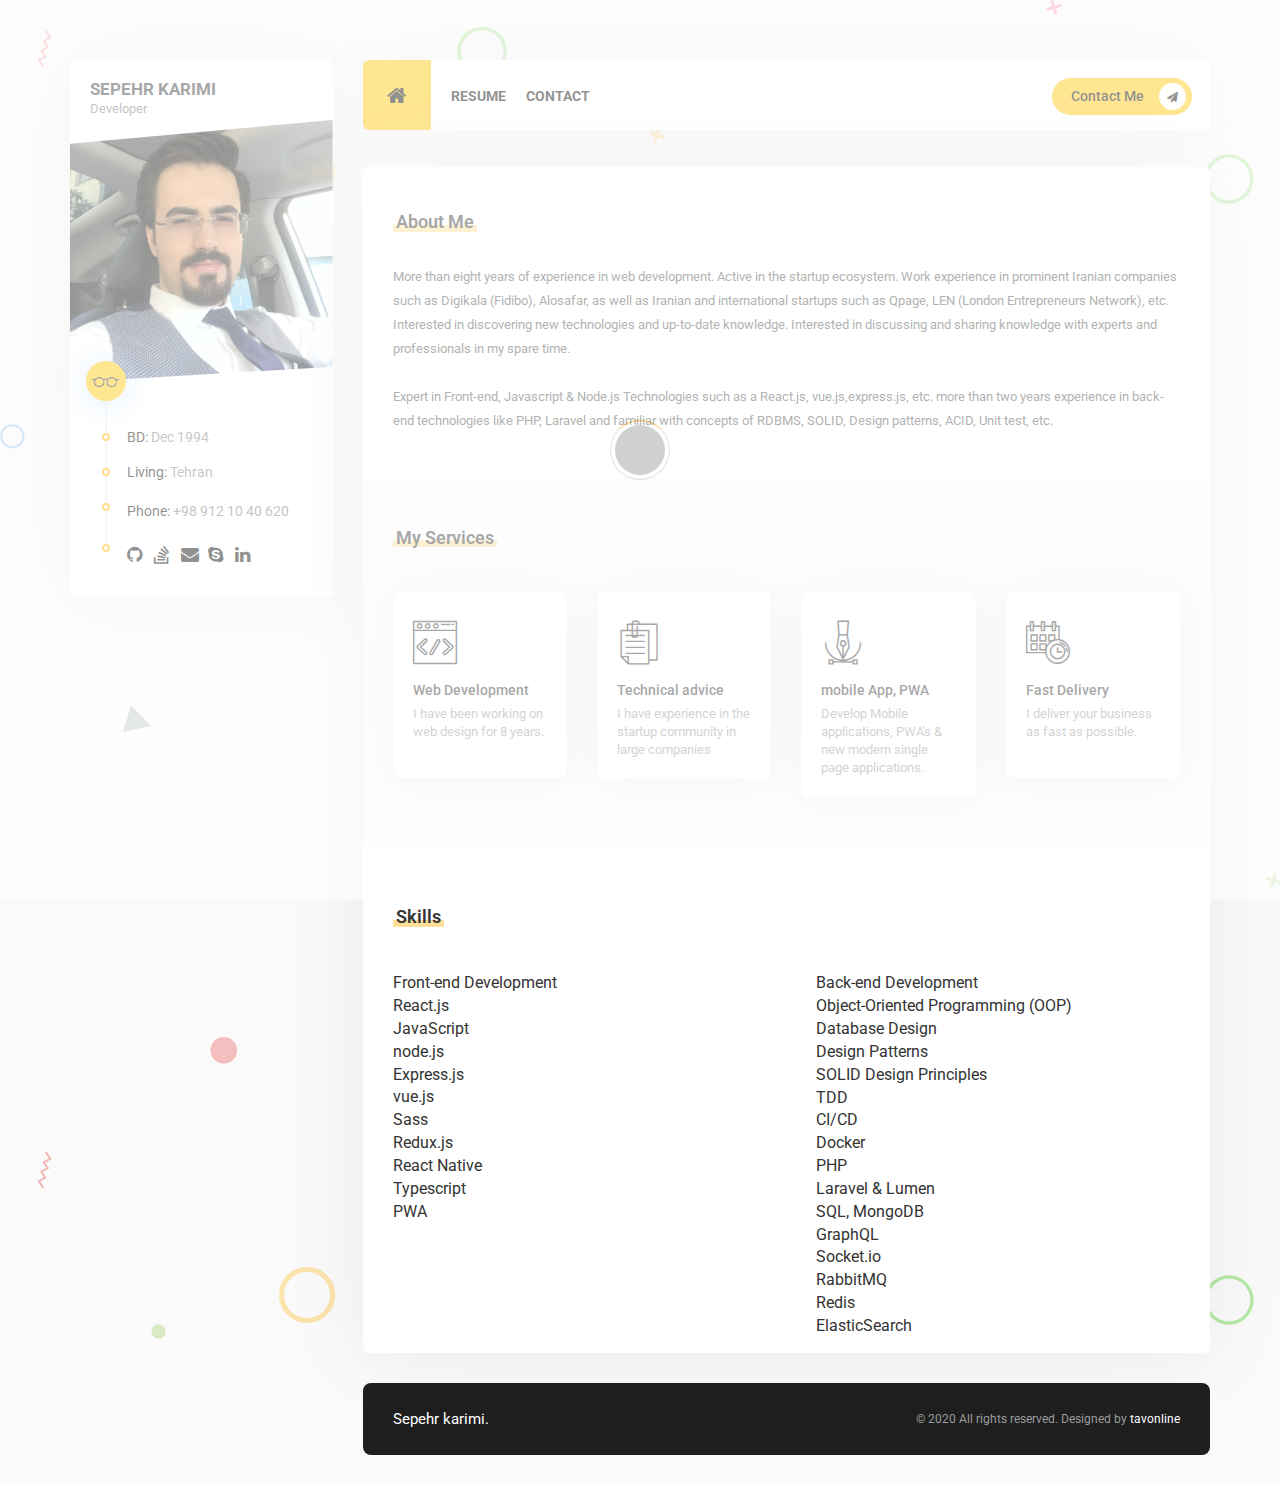
<file: index.html>
<!DOCTYPE html>
<html lang="en">
  <head>
    <!-- Simple Page Needs
================================================== -->
    <title>Sepehr Karimi</title>
    <meta charset="UTF-8" />
    <meta name="description" content="Sepehr karimi - web developer" />
    <meta
      name="keywords"
      content="sepehr, karimi, sepehr karimi, web, developer, personal, vcard, portfolio"
    />
    <meta name="viewport" content="width=device-width, initial-scale=1.0" />

    <!-- Favicon
================================================== -->
    <link href="favicon.ico" rel="shortcut icon" type="image/x-icon" />

    <!-- CSS
================================================== -->
    <link rel="stylesheet" href="css/bootstrap.css" />
    <link rel="stylesheet" href="css/reset.css" />
    <link rel="stylesheet" href="cubeportfolio/css/cubeportfolio.min.css" />
    <link rel="stylesheet" href="css/owl.theme.css" />
    <link rel="stylesheet" href="css/owl.carousel.css" />
    <link rel="stylesheet" href="css/style.css" />
    <link rel="stylesheet" href="css/colors/yellow.css" id="color" />

    <!-- Google Web fonts
================================================== -->
    <link
      href="https://fonts.googleapis.com/css?family=Roboto:400,500,700,900"
      rel="stylesheet"
    />

    <!-- Font Icons
================================================== -->
    <link
      rel="stylesheet"
      href="icon-fonts/font-awesome-4.7.0/css/font-awesome.min.css"
    />
    <link rel="stylesheet" href="icon-fonts/web-design/flaticon.css" />

    <!--[if lt IE 9]>
      <script src="http://html5shim.googlecode.com/svn/trunk/html5.js"></script>
    <![endif]-->
  </head>
  <body>
    <!-- Preloading -->
    <div id="preloader">
      <div class="spinner"></div>
    </div>

    <!-- Wrapper -->
    <div class="wrapper top_60 container">
      <div class="row">
        <!-- Profile Section
================================================== -->
        <div class="col-lg-3 col-md-4">
          <div class="profile">
            <div class="profile-name">
              <span class="name">Sepehr karimi</span><br />
              <span class="job">Developer</span>
            </div>
            <figure class="profile-image">
              <img src="images/profile.jpg" alt="" />
            </figure>
            <ul class="profile-information">
              <li></li>
              <li>
                <p><span>BD: </span>Dec 1994</p>
              </li>
              <li>
                <p><span>Living: </span> Tehran</p>
              </li>
              <li><span>Phone: </span> +98 912 10 40 620</li>
              <li>
                <div class="social-icons">
                  <a class="fb" href="https://github.com/sepehr09"
                    ><i class="fa fa-github" aria-hidden="true"></i
                  ></a>
                  <a
                    class="fb"
                    href="https://stackoverflow.com/users/9671890/sepehr"
                    ><i class="fa fa-stack-overflow" aria-hidden="true"></i
                  ></a>
                  <a class="fb" href="mailto:karimi.sepehr2@gmail.com"
                    ><i class="fa fa-envelope" aria-hidden="true"></i
                  ></a>
                  <a
                    class="tw"
                    href="https://join.skype.com/invite/pB1XJ9XikWB5"
                    ><i class="fa fa-skype" aria-hidden="true"></i
                  ></a>
                  <a class="fb" href="https://www.linkedin.com/in/sepehr09/"
                    ><i class="fa fa-linkedin" aria-hidden="true"></i
                  ></a>
                </div>
              </li>
            </ul>
            <!-- <div class="col-md-12">
              <button class="site-btn icon">
                Download Cv <i class="fa fa-download" aria-hidden="true"></i>
              </button>
            </div> -->
          </div>
        </div>

        <!-- Page Tab Container Div -->
        <div id="ajax-tab-container" class="col-lg-9 col-md-8 tab-container">
          <!-- Header
================================================== -->
          <div class="row">
            <header class="col-md-12">
              <nav>
                <div class="row">
                  <!-- navigation bar -->
                  <div class="col-md-8 col-sm-8 col-xs-4">
                    <ul class="tabs">
                      <li class="tab">
                        <a class="home-btn" href="#home"
                          ><i class="fa fa-home" aria-hidden="true"></i
                        ></a>
                      </li>
                      <li class="tab"><a href="#resume">RESUME</a></li>
                      <li class="tab"><a href="#contact">CONTACT</a></li>
                    </ul>
                  </div>
                  <div class="col-md-4 col-sm-4 col-xs-8 dynamic">
                    <a class="fb" href="mailto:karimi.sepehr2@gmail.com">
                      <button class="pull-right site-btn icon hidden-xs">
                        Contact Me
                        <i class="fa fa-paper-plane" aria-hidden="true"></i>
                      </button>
                    </a>

                    <div class="hamburger pull-right hidden-lg hidden-md">
                      <i class="fa fa-bars" aria-hidden="true"></i>
                    </div>
                    <!-- <div class="hidden-md social-icons pull-right">
                      <a class="fb" href="mailto:karimi.sepehr2@gmail.com"
                        ><i class="fa fa-envelope" aria-hidden="true"></i
                      ></a>
                      <a
                        class="tw"
                        href="https://join.skype.com/invite/pB1XJ9XikWB5"
                        ><i class="fa fa-skype" aria-hidden="true"></i
                      ></a>
                      <a
                        class="ins"
                        href="https://www.linkedin.com/in/sepehr09/"
                        ><i class="fa fa-linkedin" aria-hidden="true"></i
                      ></a>
                    </div> -->
                  </div>
                </div>
              </nav>
            </header>

            <!-- Page Content
    ================================================== -->
            <div class="col-md-12">
              <div id="content" class="panel-container">
                <!-- Home Page
            ================================================== -->
                <div id="home">
                  <!-- Text Section -->
                  <div class="row">
                    <section
                      class="about-me line col-md-12 padding_30 padbot_45"
                    >
                      <div class="section-title">
                        <span></span>
                        <h2>About Me</h2>
                      </div>
                      <p class="top_30">
                        More than eight years of experience in web development.
                        Active in the startup ecosystem. Work experience in
                        prominent Iranian companies such as Digikala (Fidibo),
                        Alosafar, as well as Iranian and international startups
                        such as Qpage, LEN (London Entrepreneurs Network), etc.
                        Interested in discovering new technologies and
                        up-to-date knowledge. Interested in discussing and
                        sharing knowledge with experts and professionals in my
                        spare time.
                        <br />
                        <br />
                        Expert in Front-end, Javascript & Node.js Technologies
                        such as a React.js, vue.js,express.js, etc. more than
                        two years experience in back-end technologies like PHP,
                        Laravel and familiar with concepts of RDBMS, SOLID,
                        Design patterns, ACID, Unit test, etc.
                      </p>
                    </section>
                  </div>
                  <!-- My Services Section -->
                  <div class="row">
                    <section
                      class="services line graybg col-md-12 padding_50 padbot_50"
                    >
                      <div class="section-title bottom_45">
                        <span></span>
                        <h2>My Services</h2>
                      </div>
                      <div class="row">
                        <!-- a service -->
                        <div class="col-md-3 col-sm-6 col-xs-12">
                          <div class="service">
                            <div class="icon">
                              <i class="flaticon-html"></i>
                            </div>
                            <span class="title">Web Development</span>
                            <p class="little-text">
                              I have been working on web design for 8 years.
                            </p>
                          </div>
                        </div>
                        <!-- a service -->
                        <div class="col-md-3 col-sm-6 col-xs-12">
                          <div class="service">
                            <div class="icon">
                              <i class="flaticon-attach"></i>
                            </div>
                            <span class="title">Technical advice</span>
                            <p class="little-text">
                              I have experience in the startup community in
                              large companies
                            </p>
                          </div>
                        </div>
                        <!-- a service -->
                        <div class="col-md-3 col-sm-6 col-xs-12">
                          <div class="service">
                            <div class="icon">
                              <i class="flaticon-vector"></i>
                            </div>
                            <span class="title">mobile App, PWA</span>
                            <p class="little-text">
                              Develop Mobile applications, PWA's & new modern
                              single page applications.
                            </p>
                          </div>
                        </div>
                        <!-- a service -->
                        <div class="col-md-3 col-sm-6 col-xs-12">
                          <div class="service">
                            <div class="icon">
                              <i class="flaticon-schedule"></i>
                            </div>
                            <span class="title">Fast Delivery</span>
                            <p class="little-text">
                              I deliver your business as fast as possible.
                            </p>
                          </div>
                        </div>
                      </div>
                    </section>
                  </div>
                  <!-- Skills Section -->
                  <div class="row">
                    <section
                      class="design-skills col-md-6 padding_60 padbot_50"
                    >
                      <div class="section-title bottom_45">
                        <span></span>
                        <h2>Skills</h2>
                      </div>
                      <ul class="skill-list">
                        <li>Front-end Development</li>
                        <li>React.js</li>
                        <li>JavaScript</li>
                        <li>node.js</li>
                        <li>Express.js</li>
                        <li>vue.js</li>
                        <li>Sass</li>
                        <li>Redux.js</li>
                        <li>React Native</li>
                        <li>Typescript</li>
                        <li>PWA</li>
                      </ul>
                    </section>
                    <section class="code-skills col-md-6 padding_60">
                      <!-- <div class="section-title bottom_45">
                        <span></span>
                        <h2>Skills (back-end)</h2>
                      </div> -->
                      <div style="margin-bottom: 65px"></div>
                      <ul class="skill-list">
                        <!-- <li>
                          <h3>Javascript</h3>
                          <div class="progress">
                            <div class="percentage" style="width: 80%"></div>
                          </div>
                        </li> -->
                        <li>Back-end Development</li>
                        <li>Object-Oriented Programming (OOP)</li>
                        <li>Database Design</li>
                        <li>Design Patterns</li>
                        <li>SOLID Design Principles</li>
                        <li>TDD</li>
                        <li>CI/CD</li>
                        <li>Docker</li>
                        <li>PHP</li>
                        <li>Laravel & Lumen</li>
                        <li>SQL, MongoDB</li>
                        <li>GraphQL</li>
                        <li>Socket.io</li>
                        <li>RabbitMQ</li>
                        <li>Redis</li>
                        <li>ElasticSearch</li>
                      </ul>
                    </section>
                  </div>
                </div>

                <!-- Resume Page
            ================================================== -->
                <div id="resume">
                  <!-- Resume Section -->
                  <div class="row">
                    <section class="education">
                      <div class="section-title top_30">
                        <span></span>
                        <h2>Resume</h2>
                      </div>
                      <div class="row">
                        <!-- Working History -->
                        <div
                          class="working-history col-md-6 padding_15 padbot_30"
                        >
                          <ul class="timeline col-md-12 top_30">
                            <li>
                              <i class="fa fa-suitcase" aria-hidden="true"></i>
                              <h2 class="timeline-title">Working History</h2>
                            </li>
                            <!-- a work -->
                            <li>
                              <h3 class="line-title">
                                Senior Frontend Developer - Fidibo.com
                              </h3>
                              <span>Dec 2019 – Present</span>
                              <p class="little-text"></p>
                            </li>
                            <!-- a work -->
                            <li>
                              <h3 class="line-title">
                                Full Stack Developer - QPage.one A Quick version
                                of future.
                              </h3>
                              <span>Aug 2019 – Dec 2019 - 5 mos</span>
                              <p class="little-text">
                                QPage will be the smartest way to start with HR
                                process management and initially with Selection
                                process automations. We aim to build an
                                Operating system for SMEs. We plan concretely to
                                expand internationally for an impact and build
                                the care of future and looking forward to world
                                class talents who wants to be a part of a
                                company of their own.
                              </p>
                            </li>
                            <!-- a work -->
                            <li>
                              <h3 class="line-title">
                                Technical Team Lead - Alosafar
                              </h3>
                              <span>Jan 2018 - Aug 2019 - 1y 9 mos</span>
                              <p class="little-text"></p>
                            </li>
                            <!-- a work -->
                            <li>
                              <h3 class="line-title">
                                Technical Team Lead - London Entrepreneurs
                                Network Limited
                              </h3>
                              <span>Mar 2019 – Jun 2019 - 4 mos</span>
                              <p class="little-text"></p>
                            </li>
                            <!-- a work -->
                            <li>
                              <h3 class="line-title">
                                Web Designer - Kian Pardaz Hooshmand
                              </h3>
                              <span>Jan 2016 - Dec 2016 - 1y</span>
                              <p class="little-text"></p>
                            </li>
                          </ul>
                        </div>
                        <!-- Education History -->
                        <div
                          class="education-history col-md-6 padding_15 padbot_30"
                        >
                          <ul class="timeline col-md-12 top_30">
                            <li>
                              <i
                                class="fa fa-graduation-cap"
                                aria-hidden="true"
                              ></i>
                              <h2 class="timeline-title">Education History</h2>
                            </li>
                            <!-- a work -->
                            <li>
                              <h3 class="line-title">Azad University (IAU)</h3>
                              <span>2018 – 2021</span>
                              <p class="little-text">
                                Master's degree - Computer Software Engineering
                              </p>
                            </li>
                            <!-- a work -->
                            <li>
                              <h3 class="line-title">Azad University (IAU)</h3>
                              <span>2013 – 2017</span>
                              <p class="little-text">
                                Bachelor's degree - Computer Science
                              </p>
                            </li>
                          </ul>
                        </div>
                      </div>
                    </section>
                  </div>
                  <!-- Clients Section -->
                  <!-- <div class="row">
                    <section
                      class="clients col-md-12 graybg padding_45 padbot_45"
                    >
                      <div class="section-title bottom_30">
                        <span></span>
                        <h2>Clients</h2>
                      </div>
                      <div class="row">
                        <div class="col-lg-3 col-md-3 col-sm-6 col-xs-12">
                          <div class="client">
                            <img src="images/client-01.jpg" alt="" />
                          </div>
                        </div>
                        <div class="col-lg-3 col-md-3 col-sm-6 col-xs-12">
                          <div class="client">
                            <img src="images/client-02.jpg" alt="" />
                          </div>
                        </div>
                        <div class="col-lg-3 col-md-3 col-sm-6 col-xs-12">
                          <div class="client">
                            <img src="images/client-03.jpg" alt="" />
                          </div>
                        </div>
                        <div class="col-lg-3 col-md-3 col-sm-6 col-xs-12">
                          <div class="client">
                            <img src="images/client-04.jpg" alt="" />
                          </div>
                        </div>
                      </div>
                    </section>
                  </div>
           -->
                  <!-- Testimonials -->
                  <!-- <div class="row">
                    <section class="testimonials bottom_30">
                      <div class="section-title top_60 bottom_30">
                        <span></span>
                        <h2>Testimonials</h2>
                      </div>
                      <div
                        class="owl-carousel row"
                        data-items="3"
                        data-autoplay="3000"
                        data-pagination="true"
                      >
                        <div class="col-md-12 item">
                          <div class="comment">
                            <div class="top-section">
                              <figure>
                                <img src="images/testimonial-1.jpg" alt="" />
                              </figure>
                              <div class="name-info">
                                <span class="name">Jack Garratt</span>
                                <span class="job">Freelancer</span>
                              </div>
                            </div>
                            <hr />
                            <p>
                              Great designer! he finished our work wonderfully
                              and just in time. thanks for everything.
                            </p>
                          </div>
                        </div>
                      </div>
                    </section>
                  </div> -->
                </div>

                <!-- Contact Page
            ================================================== -->
                <div id="contact">
                  <div class="row">
                    <!-- Contact Informations -->
                    <section class="contact-info col-md-6 padding_30 padbot_45">
                      <div class="section-title top_15 bottom_30">
                        <span></span>
                        <h2>Contact Informations</h2>
                      </div>
                      <ul>
                        <li><span>Phone: </span> +98 912 10 40 620</li>
                        <li>
                          <span>LinkedIn: </span
                          ><a
                            href="https://www.linkedin.com/in/sepehr09/"
                            target="__blank"
                            >@sepehr09</a
                          >
                        </li>
                        <li>
                          <span>E-mail: </span
                          ><a
                            href="mailto:karimi.sepehr2@gmail.com"
                            target="__blank"
                            >karimi.sepehr2@gmail.com</a
                          >
                        </li>
                        <li>
                          <span>Skype: </span
                          ><a
                            href="https://join.skype.com/invite/pB1XJ9XikWB5"
                            target="__blank"
                            >Skype</a
                          >
                        </li>
                        <li>
                          <div class="social-icons">
                            <a class="fb" href="https://github.com/sepehr09"
                              ><i class="fa fa-github" aria-hidden="true"></i
                            ></a>
                            <a
                              class="fb"
                              href="https://stackoverflow.com/users/9671890/sepehr"
                              ><i
                                class="fa fa-stack-overflow"
                                aria-hidden="true"
                              ></i
                            ></a>
                            <a class="fb" href="mailto:karimi.sepehr2@gmail.com"
                              ><i class="fa fa-envelope" aria-hidden="true"></i
                            ></a>
                            <a
                              class="tw"
                              href="https://join.skype.com/invite/pB1XJ9XikWB5"
                              ><i class="fa fa-skype" aria-hidden="true"></i
                            ></a>
                            <a
                              class="fb"
                              href="https://www.linkedin.com/in/sepehr09/"
                              ><i class="fa fa-linkedin" aria-hidden="true"></i
                            ></a>
                          </div>
                        </li>
                      </ul>
                    </section>

                    <!-- Contact Form -->
                    <!-- <section class="contact-form col-md-6 padding_30 padbot_45">
                      <div class="section-title top_15 bottom_30">
                        <span></span>
                        <h2>Contact Form</h2>
                      </div>
                      <form class="site-form">
                        <div class="row">
                          <div class="col-md-6">
                            <input class="site-input" placeholder="Name" />
                          </div>
                          <div class="col-md-6">
                            <input class="site-input" placeholder="E-mail" />
                          </div>
                          <div class="col-md-12">
                            <textarea
                              class="site-area"
                              placeholder="Message"
                            ></textarea>
                          </div>
                          <div class="col-md-12 top_15 bottom_30">
                            <button class="site-btn" type="submit">
                              Submit
                            </button>
                          </div>
                        </div>
                      </form>
                    </section> -->
                  </div>
                </div>

                <!-- Portfolio Page
            ================================================== -->
                <div id="grid-container"></div>
              </div>
              <!-- Content - End -->
            </div>
            <!-- col-md-12 end -->
          </div>
          <!-- row end -->
          <!-- Footer
================================================== -->
          <footer>
            <div class="footer col-md-12 top_30 bottom_30">
              <div class="name col-md-4 hidden-md hidden-sm hidden-xs">
                Sepehr karimi.
              </div>
              <div class="copyright col-lg-8 col-md-12">
                © 2020 All rights reserved. Designed by
                <a href="https://themeforest.net/user/tavonline">tavonline</a>
              </div>
            </div>
          </footer>
        </div>
        <!-- Tab Container - End -->
      </div>
      <!-- Row - End -->
    </div>
    <!-- Wrapper - End -->

    <!-- Javascripts
================================================== -->
    <script src="js/jquery-2.1.4.min.js"></script>
    <script src="cubeportfolio/js/jquery.cubeportfolio.min.js"></script>
    <script src="js/bootstrap.min.js"></script>
    <script src="js/jquery.easytabs.min.js"></script>
    <script src="js/owl.carousel.min.js"></script>
    <script src="js/main.js"></script>
    <!-- for color alternatives -->
    <script src="js/jquery.cookie-1.4.1.min.js"></script>
    <script src="js/Demo.js"></script>
    <link rel="stylesheet" href="css/Demo.min.css" />
  </body>
</html>
</file>
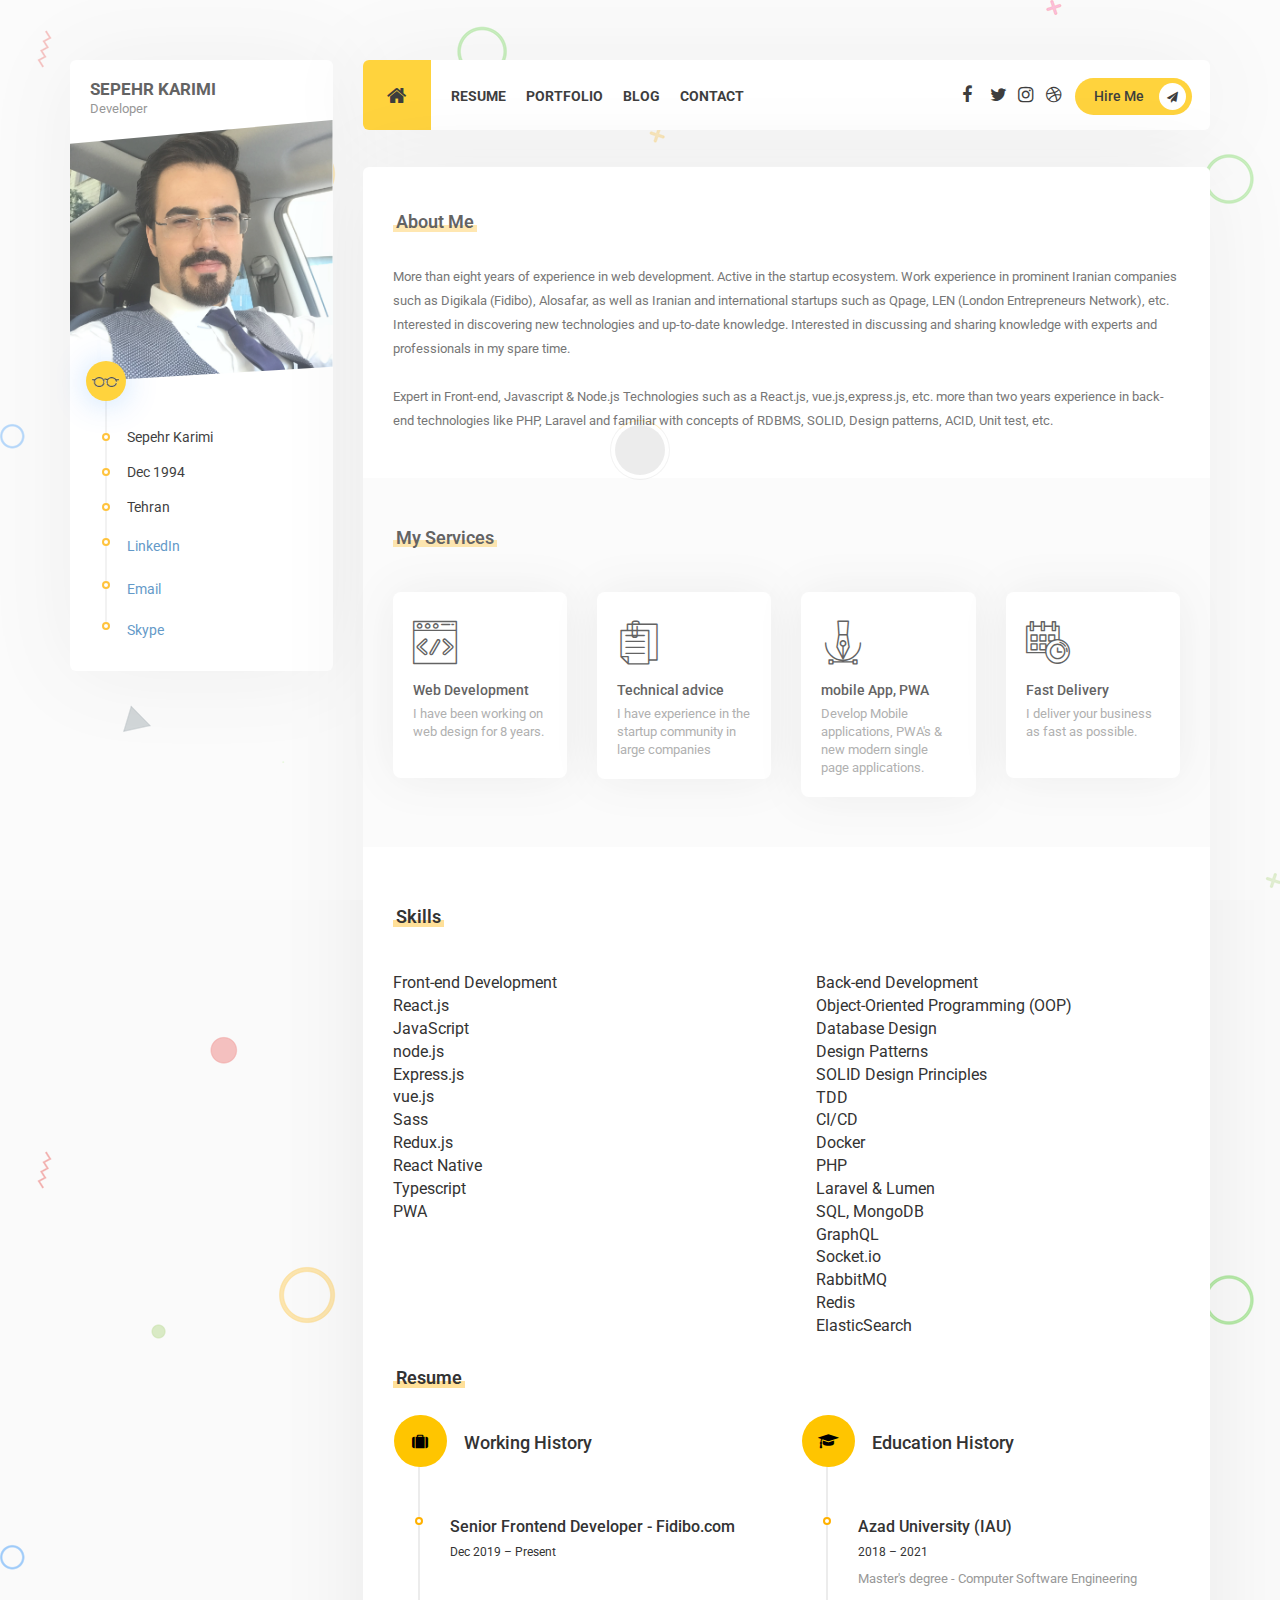
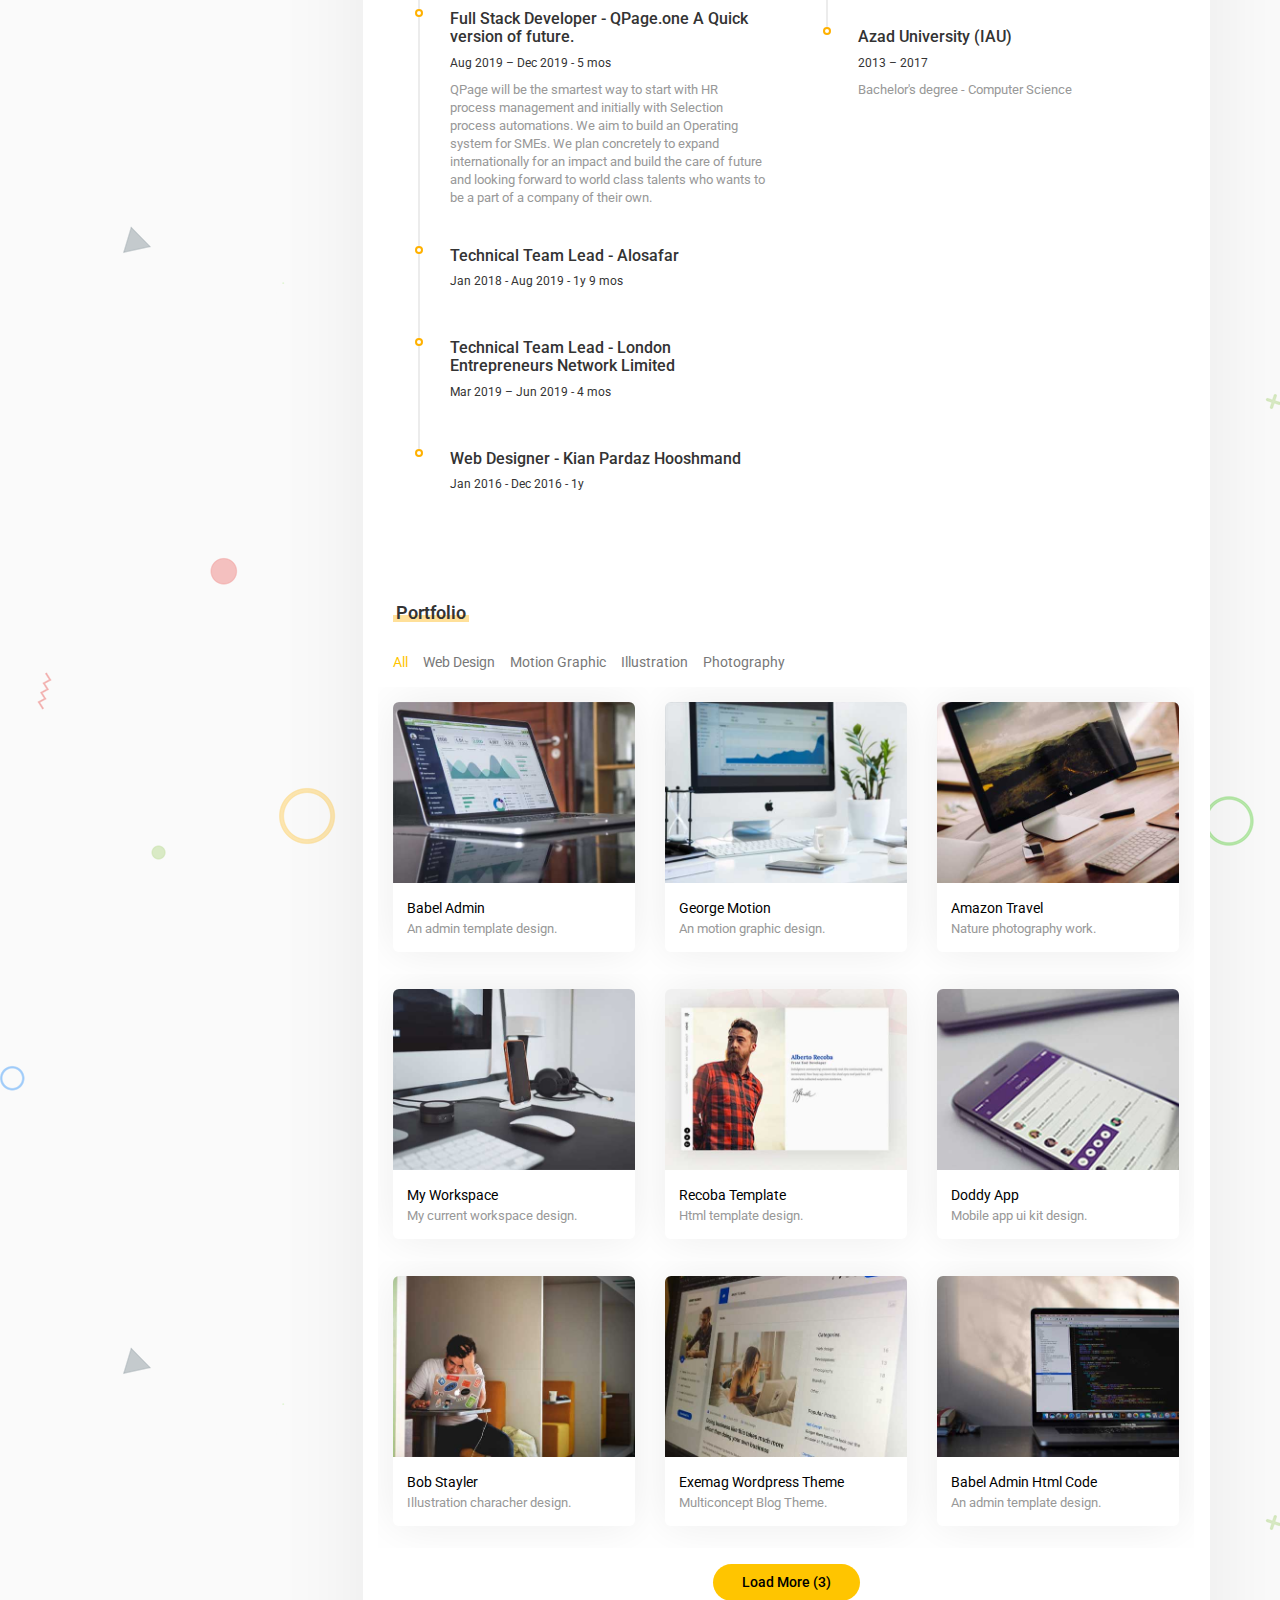
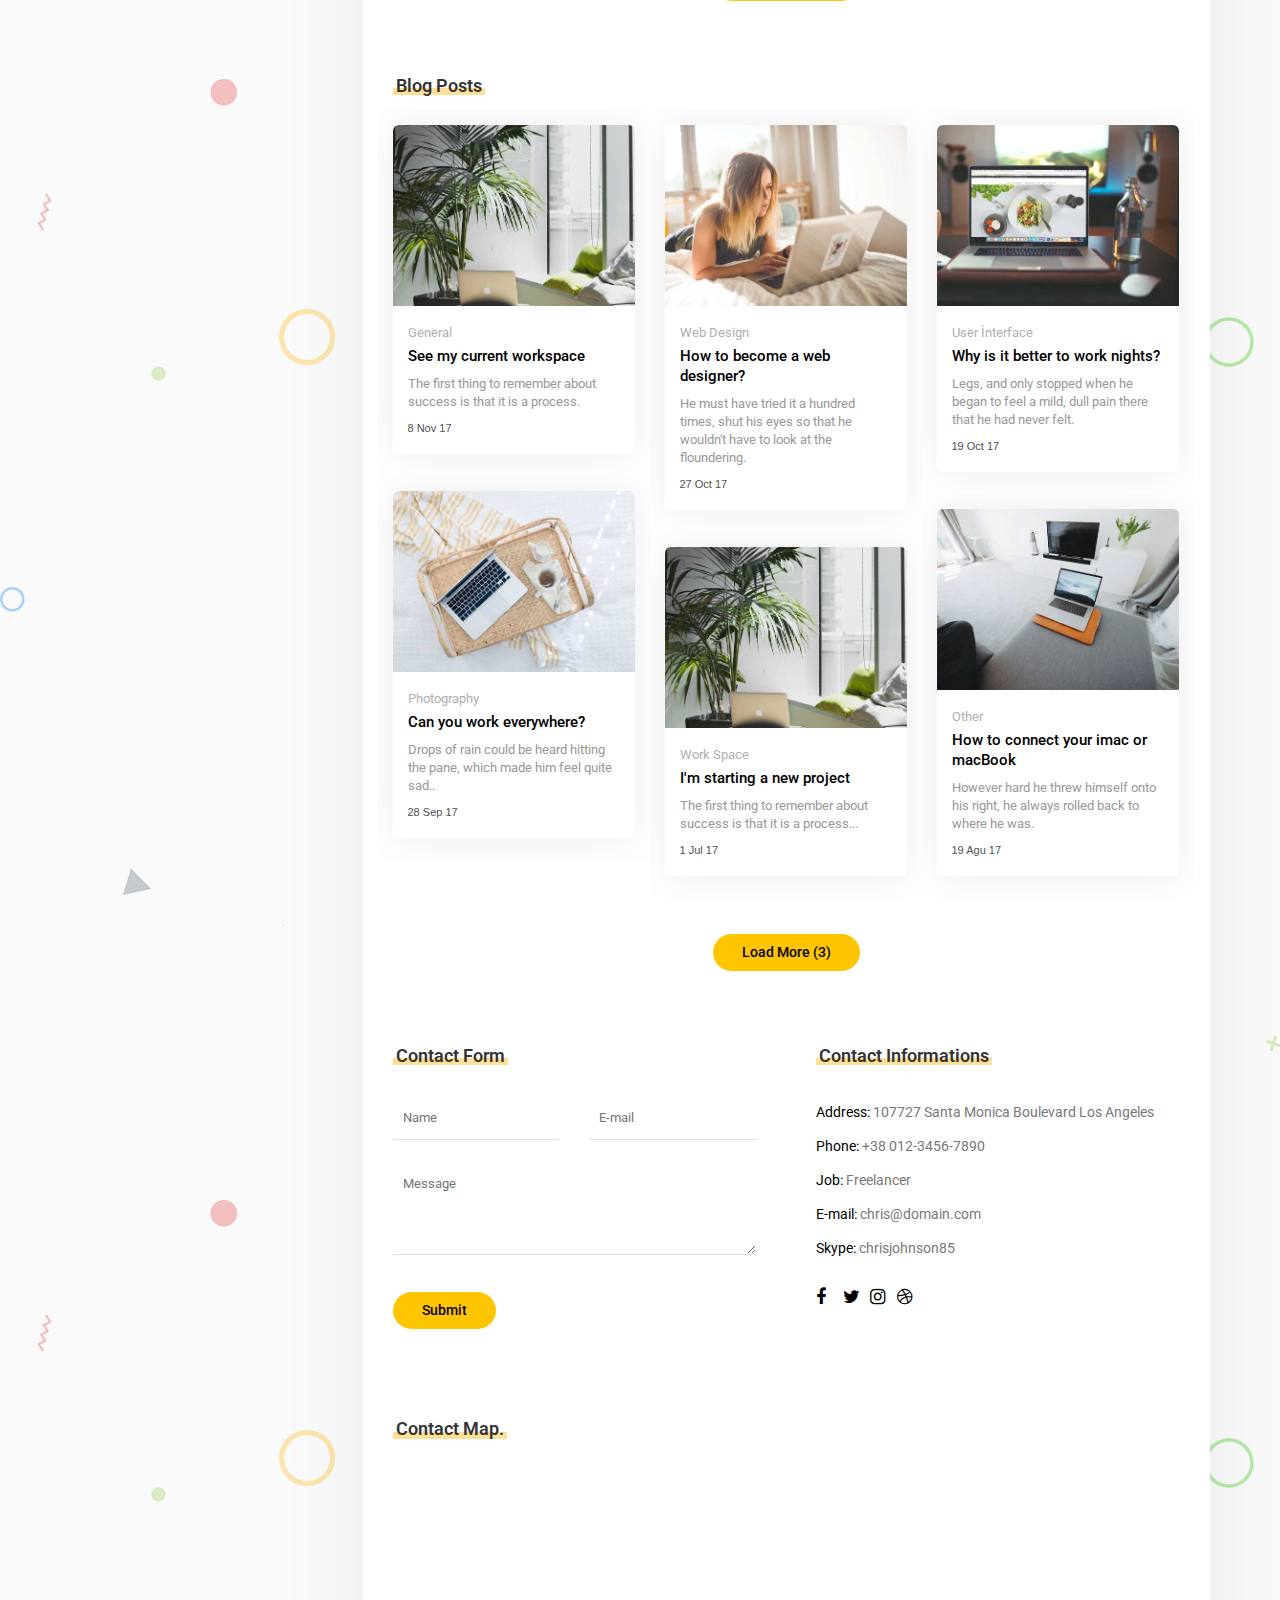
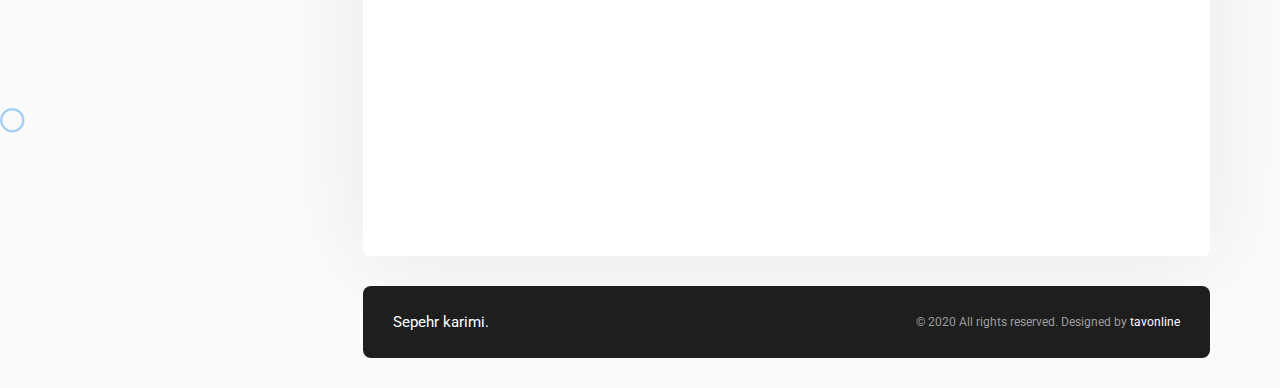
<file: index_old.html>
<!DOCTYPE html>
<html lang="en">
  <head>
    <!-- Simple Page Needs
================================================== -->
    <title>Sepehr Karimi</title>
    <meta charset="UTF-8" />
    <meta name="description" content="Mat - Resume & vCard HTML Template" />
    <meta name="keywords" content="personal, vcard, portfolio" />
    <meta name="viewport" content="width=device-width, initial-scale=1.0" />

    <!-- Favicon
================================================== -->
    <link href="favicon.ico" rel="shortcut icon" type="image/x-icon" />

    <!-- CSS
================================================== -->
    <link rel="stylesheet" href="css/bootstrap.css" />
    <link rel="stylesheet" href="css/reset.css" />
    <link rel="stylesheet" href="cubeportfolio/css/cubeportfolio.min.css" />
    <link rel="stylesheet" href="css/owl.theme.css" />
    <link rel="stylesheet" href="css/owl.carousel.css" />
    <link rel="stylesheet" href="css/style.css" />
    <link rel="stylesheet" href="css/colors/yellow.css" id="color" />

    <!-- Google Web fonts
================================================== -->
    <link
      href="https://fonts.googleapis.com/css?family=Roboto:400,500,700,900"
      rel="stylesheet"
    />

    <!-- Font Icons
================================================== -->
    <link
      rel="stylesheet"
      href="icon-fonts/font-awesome-4.7.0/css/font-awesome.min.css"
    />
    <link rel="stylesheet" href="icon-fonts/web-design/flaticon.css" />

    <!--[if lt IE 9]>
      <script src="http://html5shim.googlecode.com/svn/trunk/html5.js"></script>
    <![endif]-->
  </head>
  <body>
    <!-- Preloading -->
    <div id="preloader">
      <div class="spinner"></div>
    </div>

    <!-- Wrapper -->
    <div class="wrapper top_60 container">
      <div class="row">
        <!-- Profile Section
================================================== -->
        <div class="col-lg-3 col-md-4">
          <div class="profile">
            <div class="profile-name">
              <span class="name">Sepehr karimi</span><br />
              <span class="job">Developer</span>
            </div>
            <figure class="profile-image">
              <img src="images/profile.jpg" alt="" />
            </figure>
            <ul class="profile-information">
              <li></li>
              <li>
                <p><span>Sepehr Karimi</span></p>
              </li>
              <li>
                <p><span>Dec 1994</span></p>
              </li>
              <li>
                <p><span>Tehran</span></p>
              </li>
              <li>
                <a href="https://www.linkedin.com/in/sepehr09/" target="__blank"
                  >LinkedIn</a
                >
              </li>
              <li>
                <a href="mailto:karimi.sepehr2@gmail.com" target="__blank"
                  >Email</a
                >
              </li>
              <li>
                <a
                  href="https://join.skype.com/invite/pB1XJ9XikWB5"
                  target="__blank"
                  >Skype</a
                >
              </li>
            </ul>
            <!-- <div class="col-md-12">
              <button class="site-btn icon">
                Download Cv <i class="fa fa-download" aria-hidden="true"></i>
              </button>
            </div> -->
          </div>
        </div>

        <!-- Page Tab Container Div -->
        <div id="ajax-tab-container" class="col-lg-9 col-md-8 tab-container">
          <!-- Header
================================================== -->
          <div class="row">
            <header class="col-md-12">
              <nav>
                <div class="row">
                  <!-- navigation bar -->
                  <div class="col-md-8 col-sm-8 col-xs-4">
                    <ul class="tabs">
                      <li class="tab">
                        <a class="home-btn" href="#home"
                          ><i class="fa fa-home" aria-hidden="true"></i
                        ></a>
                      </li>
                      <li class="tab"><a href="#resume">RESUME</a></li>
                      <li class="tab"><a href="#portfolio">PORTFOLIO</a></li>
                      <li class="tab"><a href="#blog">BLOG</a></li>
                      <li class="tab"><a href="#contact">CONTACT</a></li>
                    </ul>
                  </div>
                  <div class="col-md-4 col-sm-4 col-xs-8 dynamic">
                    <button class="pull-right site-btn icon hidden-xs">
                      Hire Me
                      <i class="fa fa-paper-plane" aria-hidden="true"></i>
                    </button>
                    <div class="hamburger pull-right hidden-lg hidden-md">
                      <i class="fa fa-bars" aria-hidden="true"></i>
                    </div>
                    <div class="hidden-md social-icons pull-right">
                      <a class="fb" href="#"
                        ><i class="fa fa-facebook" aria-hidden="true"></i
                      ></a>
                      <a class="tw" href="#"
                        ><i class="fa fa-twitter" aria-hidden="true"></i
                      ></a>
                      <a class="ins" href="#"
                        ><i class="fa fa-instagram" aria-hidden="true"></i
                      ></a>
                      <a class="dr" href="#"
                        ><i class="fa fa-dribbble" aria-hidden="true"></i
                      ></a>
                    </div>
                  </div>
                </div>
              </nav>
            </header>

            <!-- Page Content
    ================================================== -->
            <div class="col-md-12">
              <div id="content" class="panel-container">
                <!-- Home Page
            ================================================== -->
                <div id="home">
                  <!-- Text Section -->
                  <div class="row">
                    <section
                      class="about-me line col-md-12 padding_30 padbot_45"
                    >
                      <div class="section-title">
                        <span></span>
                        <h2>About Me</h2>
                      </div>
                      <p class="top_30">
                        More than eight years of experience in web development.
                        Active in the startup ecosystem. Work experience in
                        prominent Iranian companies such as Digikala (Fidibo),
                        Alosafar, as well as Iranian and international startups
                        such as Qpage, LEN (London Entrepreneurs Network), etc.
                        Interested in discovering new technologies and
                        up-to-date knowledge. Interested in discussing and
                        sharing knowledge with experts and professionals in my
                        spare time.
                        <br />
                        <br />
                        Expert in Front-end, Javascript & Node.js Technologies
                        such as a React.js, vue.js,express.js, etc. more than
                        two years experience in back-end technologies like PHP,
                        Laravel and familiar with concepts of RDBMS, SOLID,
                        Design patterns, ACID, Unit test, etc.
                      </p>
                    </section>
                  </div>
                  <!-- My Services Section -->
                  <div class="row">
                    <section
                      class="services line graybg col-md-12 padding_50 padbot_50"
                    >
                      <div class="section-title bottom_45">
                        <span></span>
                        <h2>My Services</h2>
                      </div>
                      <div class="row">
                        <!-- a service -->
                        <div class="col-md-3 col-sm-6 col-xs-12">
                          <div class="service">
                            <div class="icon">
                              <i class="flaticon-html"></i>
                            </div>
                            <span class="title">Web Development</span>
                            <p class="little-text">
                              I have been working on web design for 8 years.
                            </p>
                          </div>
                        </div>
                        <!-- a service -->
                        <div class="col-md-3 col-sm-6 col-xs-12">
                          <div class="service">
                            <div class="icon">
                              <i class="flaticon-attach"></i>
                            </div>
                            <span class="title">Technical advice</span>
                            <p class="little-text">
                              I have experience in the startup community in
                              large companies
                            </p>
                          </div>
                        </div>
                        <!-- a service -->
                        <div class="col-md-3 col-sm-6 col-xs-12">
                          <div class="service">
                            <div class="icon">
                              <i class="flaticon-vector"></i>
                            </div>
                            <span class="title">mobile App, PWA</span>
                            <p class="little-text">
                              Develop Mobile applications, PWA's & new modern
                              single page applications.
                            </p>
                          </div>
                        </div>
                        <!-- a service -->
                        <div class="col-md-3 col-sm-6 col-xs-12">
                          <div class="service">
                            <div class="icon">
                              <i class="flaticon-schedule"></i>
                            </div>
                            <span class="title">Fast Delivery</span>
                            <p class="little-text">
                              I deliver your business as fast as possible.
                            </p>
                          </div>
                        </div>
                      </div>
                    </section>
                  </div>
                  <!-- Skills Section -->
                  <div class="row">
                    <section
                      class="design-skills col-md-6 padding_60 padbot_50"
                    >
                      <div class="section-title bottom_45">
                        <span></span>
                        <h2>Skills</h2>
                      </div>
                      <ul class="skill-list">
                        <li>Front-end Development</li>
                        <li>React.js</li>
                        <li>JavaScript</li>
                        <li>node.js</li>
                        <li>Express.js</li>
                        <li>vue.js</li>
                        <li>Sass</li>
                        <li>Redux.js</li>
                        <li>React Native</li>
                        <li>Typescript</li>
                        <li>PWA</li>
                      </ul>
                    </section>
                    <section class="code-skills col-md-6 padding_60">
                      <!-- <div class="section-title bottom_45">
                        <span></span>
                        <h2>Skills (back-end)</h2>
                      </div> -->
                      <div style="margin-bottom: 65px"></div>
                      <ul class="skill-list">
                        <!-- <li>
                          <h3>Javascript</h3>
                          <div class="progress">
                            <div class="percentage" style="width: 80%"></div>
                          </div>
                        </li> -->
                        <li>Back-end Development</li>
                        <li>Object-Oriented Programming (OOP)</li>
                        <li>Database Design</li>
                        <li>Design Patterns</li>
                        <li>SOLID Design Principles</li>
                        <li>TDD</li>
                        <li>CI/CD</li>
                        <li>Docker</li>
                        <li>PHP</li>
                        <li>Laravel & Lumen</li>
                        <li>SQL, MongoDB</li>
                        <li>GraphQL</li>
                        <li>Socket.io</li>
                        <li>RabbitMQ</li>
                        <li>Redis</li>
                        <li>ElasticSearch</li>
                      </ul>
                    </section>
                  </div>
                </div>

                <!-- Resume Page
            ================================================== -->
                <div id="resume">
                  <!-- Resume Section -->
                  <div class="row">
                    <section class="education">
                      <div class="section-title top_30">
                        <span></span>
                        <h2>Resume</h2>
                      </div>
                      <div class="row">
                        <!-- Working History -->
                        <div
                          class="working-history col-md-6 padding_15 padbot_30"
                        >
                          <ul class="timeline col-md-12 top_30">
                            <li>
                              <i class="fa fa-suitcase" aria-hidden="true"></i>
                              <h2 class="timeline-title">Working History</h2>
                            </li>
                            <!-- a work -->
                            <li>
                              <h3 class="line-title">
                                Senior Frontend Developer - Fidibo.com
                              </h3>
                              <span>Dec 2019 – Present</span>
                              <p class="little-text"></p>
                            </li>
                            <!-- a work -->
                            <li>
                              <h3 class="line-title">
                                Full Stack Developer - QPage.one A Quick version
                                of future.
                              </h3>
                              <span>Aug 2019 – Dec 2019 - 5 mos</span>
                              <p class="little-text">
                                QPage will be the smartest way to start with HR
                                process management and initially with Selection
                                process automations. We aim to build an
                                Operating system for SMEs. We plan concretely to
                                expand internationally for an impact and build
                                the care of future and looking forward to world
                                class talents who wants to be a part of a
                                company of their own.
                              </p>
                            </li>
                            <!-- a work -->
                            <li>
                              <h3 class="line-title">
                                Technical Team Lead - Alosafar
                              </h3>
                              <span>Jan 2018 - Aug 2019 - 1y 9 mos</span>
                              <p class="little-text"></p>
                            </li>
                            <!-- a work -->
                            <li>
                              <h3 class="line-title">
                                Technical Team Lead - London Entrepreneurs
                                Network Limited
                              </h3>
                              <span>Mar 2019 – Jun 2019 - 4 mos</span>
                              <p class="little-text"></p>
                            </li>
                            <!-- a work -->
                            <li>
                              <h3 class="line-title">
                                Web Designer - Kian Pardaz Hooshmand
                              </h3>
                              <span>Jan 2016 - Dec 2016 - 1y</span>
                              <p class="little-text"></p>
                            </li>
                          </ul>
                        </div>
                        <!-- Education History -->
                        <div
                          class="education-history col-md-6 padding_15 padbot_30"
                        >
                          <ul class="timeline col-md-12 top_30">
                            <li>
                              <i
                                class="fa fa-graduation-cap"
                                aria-hidden="true"
                              ></i>
                              <h2 class="timeline-title">Education History</h2>
                            </li>
                            <!-- a work -->
                            <li>
                              <h3 class="line-title">Azad University (IAU)</h3>
                              <span>2018 – 2021</span>
                              <p class="little-text">
                                Master's degree - Computer Software Engineering
                              </p>
                            </li>
                            <!-- a work -->
                            <li>
                              <h3 class="line-title">Azad University (IAU)</h3>
                              <span>2013 – 2017</span>
                              <p class="little-text">
                                Bachelor's degree - Computer Science
                              </p>
                            </li>
                          </ul>
                        </div>
                      </div>
                    </section>
                  </div>
                  <!-- Clients Section -->
                  <!-- <div class="row">
                    <section
                      class="clients col-md-12 graybg padding_45 padbot_45"
                    >
                      <div class="section-title bottom_30">
                        <span></span>
                        <h2>Clients</h2>
                      </div>
                      <div class="row">
                        <div class="col-lg-3 col-md-3 col-sm-6 col-xs-12">
                          <div class="client">
                            <img src="images/client-01.jpg" alt="" />
                          </div>
                        </div>
                        <div class="col-lg-3 col-md-3 col-sm-6 col-xs-12">
                          <div class="client">
                            <img src="images/client-02.jpg" alt="" />
                          </div>
                        </div>
                        <div class="col-lg-3 col-md-3 col-sm-6 col-xs-12">
                          <div class="client">
                            <img src="images/client-03.jpg" alt="" />
                          </div>
                        </div>
                        <div class="col-lg-3 col-md-3 col-sm-6 col-xs-12">
                          <div class="client">
                            <img src="images/client-04.jpg" alt="" />
                          </div>
                        </div>
                      </div>
                    </section>
                  </div>
           -->
                  <!-- Testimonials -->
                  <!-- <div class="row">
                    <section class="testimonials bottom_30">
                      <div class="section-title top_60 bottom_30">
                        <span></span>
                        <h2>Testimonials</h2>
                      </div>
                      <div
                        class="owl-carousel row"
                        data-items="3"
                        data-autoplay="3000"
                        data-pagination="true"
                      >
                        <div class="col-md-12 item">
                          <div class="comment">
                            <div class="top-section">
                              <figure>
                                <img src="images/testimonial-1.jpg" alt="" />
                              </figure>
                              <div class="name-info">
                                <span class="name">Jack Garratt</span>
                                <span class="job">Freelancer</span>
                              </div>
                            </div>
                            <hr />
                            <p>
                              Great designer! he finished our work wonderfully
                              and just in time. thanks for everything.
                            </p>
                          </div>
                        </div>
                      </div>
                    </section>
                  </div> -->
                </div>
                <!-- Portfolio Page
            ================================================== -->
                <div id="portfolio" class="row bottom_45">
                  <section class="col-md-12">
                    <div class="col-md-12 content-header bottom_15">
                      <div class="section-title top_30 bottom_30">
                        <span></span>
                        <h2>Portfolio</h2>
                      </div>
                      <div id="filters-container">
                        <!-- '*' means shows all item elements -->
                        <div
                          data-filter="*"
                          class="cbp-filter-item cbp-filter-item-active"
                        >
                          All
                        </div>
                        <div data-filter=".webdesign" class="cbp-filter-item">
                          Web Design
                        </div>
                        <div data-filter=".motion" class="cbp-filter-item">
                          Motion Graphic
                        </div>
                        <div
                          data-filter=".illustration"
                          class="cbp-filter-item"
                        >
                          Illustration
                        </div>
                        <div data-filter=".photography" class="cbp-filter-item">
                          Photography
                        </div>
                      </div>
                    </div>
                    <div id="grid-container" class="top_60">
                      <!-- a work -->
                      <div class="cbp-item webdesign">
                        <a
                          href="portfolio-detail/work-01.html"
                          class="cbp-singlePage"
                        >
                          <figure>
                            <div class="icon">
                              <i class="fa fa-clone" aria-hidden="true"></i>
                            </div>
                            <img src="images/works/work-01.jpg" alt="" />
                            <figcaption>
                              <span class="title">Babel Admin</span><br />
                              <span class="info"
                                >An admin template design.</span
                              >
                            </figcaption>
                          </figure>
                        </a>
                      </div>
                      <!-- a video work -->
                      <div class="cbp-item cbp-lightbox motion">
                        <a
                          href="http://www.youtube.com/watch?v=bpOSxM0rNPM&rel=0&autoplay=1"
                          class="cbp-lightbox"
                        >
                          <figure>
                            <div class="icon">
                              <i class="fa fa-play" aria-hidden="true"></i>
                            </div>
                            <img src="images/works/work-02.jpg" alt="" />
                            <figcaption>
                              <span class="title">George Motion</span><br />
                              <span class="info"
                                >An motion graphic design.</span
                              >
                            </figcaption>
                          </figure>
                        </a>
                      </div>
                      <!-- a image work -->
                      <div class="cbp-item cbp-lightbox photography">
                        <a href="images/works/work-06.jpg" class="cbp-lightbox">
                          <figure>
                            <div class="icon">
                              <i class="fa fa-picture-o" aria-hidden="true"></i>
                            </div>
                            <img src="images/works/work-06.jpg" alt="" />
                            <figcaption>
                              <span class="title">Amazon Travel</span><br />
                              <span class="info">Nature photography work.</span>
                            </figcaption>
                          </figure>
                        </a>
                      </div>
                      <!-- a work -->
                      <div class="cbp-item webdesign">
                        <a
                          href="portfolio-detail/work-02.html"
                          class="cbp-singlePage"
                        >
                          <figure>
                            <div class="icon">
                              <i class="fa fa-clone" aria-hidden="true"></i>
                            </div>
                            <img src="images/works/work-03.jpg" alt="" />
                            <figcaption>
                              <span class="title">My Workspace</span><br />
                              <span class="info"
                                >My current workspace design.</span
                              >
                            </figcaption>
                          </figure>
                        </a>
                      </div>
                      <!-- a video work -->
                      <div class="cbp-item motion">
                        <a
                          href="https://vimeo.com/199074744"
                          class="cbp-lightbox"
                        >
                          <figure>
                            <div class="icon">
                              <i class="fa fa-play" aria-hidden="true"></i>
                            </div>
                            <img src="images/works/work-04.jpg" alt="" />
                            <figcaption>
                              <span class="title">Recoba Template</span><br />
                              <span class="info">Html template design.</span>
                            </figcaption>
                          </figure>
                        </a>
                      </div>
                      <!-- a work -->
                      <div class="cbp-item webdesign">
                        <a
                          href="portfolio-detail/work-01.html"
                          class="cbp-singlePage"
                        >
                          <figure>
                            <div class="icon">
                              <i class="fa fa-clone" aria-hidden="true"></i>
                            </div>
                            <img src="images/works/work-05.jpg" alt="" />
                            <figcaption>
                              <span class="title">Doddy App</span><br />
                              <span class="info"
                                >Mobile app ui kit design.</span
                              >
                            </figcaption>
                          </figure>
                        </a>
                      </div>
                      <!-- a work -->
                      <div class="cbp-item illustration">
                        <a
                          href="portfolio-detail/work-01.html"
                          class="cbp-singlePage"
                        >
                          <figure>
                            <div class="icon">
                              <i class="fa fa-clone" aria-hidden="true"></i>
                            </div>
                            <img src="images/works/work-07.jpg" alt="" />
                            <figcaption>
                              <span class="title">Bob Stayler </span><br />
                              <span class="info"
                                >Illustration characher design.</span
                              >
                            </figcaption>
                          </figure>
                        </a>
                      </div>
                      <!-- a work -->
                      <div class="cbp-item illustration">
                        <a
                          href="portfolio-detail/work-01.html"
                          class="cbp-singlePage"
                        >
                          <figure>
                            <div class="icon">
                              <i class="fa fa-clone" aria-hidden="true"></i>
                            </div>
                            <img src="images/works/work-08.jpg" alt="" />
                            <figcaption>
                              <span class="title">Exemag Wordpress Theme</span
                              ><br />
                              <span class="info">Multiconcept Blog Theme.</span>
                            </figcaption>
                          </figure>
                        </a>
                      </div>
                      <!-- a work -->
                      <div class="cbp-item illustration">
                        <a
                          href="portfolio-detail/work-01.html"
                          class="cbp-singlePage"
                        >
                          <figure>
                            <div class="icon">
                              <i class="fa fa-clone" aria-hidden="true"></i>
                            </div>
                            <img src="images/works/work-09.jpg" alt="" />
                            <figcaption>
                              <span class="title">Babel Admin Html Code</span
                              ><br />
                              <span class="info"
                                >An admin template design.</span
                              >
                            </figcaption>
                          </figure>
                        </a>
                      </div>
                    </div>
                    <!-- load more button -->
                    <div
                      id="js-loadMore-agency"
                      class="cbp-l-loadMore-button top_30"
                    >
                      <a
                        href="load-more/portfolio.html"
                        class="cbp-l-loadMore-link site-btn"
                        rel="nofollow"
                      >
                        <span class="cbp-l-loadMore-defaultText"
                          >Load More (<span class="cbp-l-loadMore-loadItems"
                            >3</span
                          >)</span
                        >
                        <span class="cbp-l-loadMore-loadingText"
                          >Loading...</span
                        >
                        <span class="cbp-l-loadMore-noMoreLoading"
                          >No More Works</span
                        >
                      </a>
                    </div>
                  </section>
                </div>

                <!-- Blog Page
            ================================================== -->
                <div id="blog">
                  <div class="row">
                    <section class="blog col-md-12 bottom_30">
                      <div class="col-md-12 content-header">
                        <div class="section-title top_30 bottom_15">
                          <span></span>
                          <h2>Blog Posts</h2>
                        </div>
                      </div>
                      <div id="grid-blog" class="row">
                        <!-- a blog -->
                        <div class="cbp-item">
                          <a href="blog-posts/blog-1.html" class="blog-box">
                            <div class="blog-img">
                              <img src="images/blogs/blog-6.jpg" alt="" />
                            </div>
                            <div class="blog-box-info">
                              <span class="category">General</span>
                              <h2 class="title">See my current workspace</h2>
                              <p class="little-text">
                                The first thing to remember about success is
                                that it is a process.
                              </p>
                              <span class="date">8 Nov 17</span>
                            </div>
                          </a>
                        </div>
                        <!-- a blog -->
                        <div class="cbp-item">
                          <a
                            href="blog-posts/blog-video-version.html"
                            class="blog-box"
                          >
                            <div class="blog-img">
                              <img src="images/blogs/blog-2.jpg" alt="" />
                            </div>
                            <div class="blog-box-info">
                              <span class="category">Web Design</span>
                              <h2 class="title">
                                How to become a web designer?
                              </h2>
                              <p class="little-text">
                                He must have tried it a hundred times, shut his
                                eyes so that he wouldn't have to look at the
                                floundering.
                              </p>
                              <span class="date">27 Oct 17</span>
                            </div>
                          </a>
                        </div>
                        <!-- a blog -->
                        <div class="cbp-item">
                          <a
                            href="blog-posts/blog-music-version.html"
                            class="blog-box"
                          >
                            <div class="blog-img">
                              <img src="images/blogs/blog-3.jpg" alt="" />
                            </div>
                            <div class="blog-box-info">
                              <span class="category">User İnterface</span>
                              <h2 class="title">
                                Why is it better to work nights?
                              </h2>
                              <p class="little-text">
                                Legs, and only stopped when he began to feel a
                                mild, dull pain there that he had never felt.
                              </p>
                              <span class="date">19 Oct 17</span>
                            </div>
                          </a>
                        </div>
                        <!-- a blog -->
                        <div class="cbp-item">
                          <a
                            href="blog-posts/blog-video-version.html"
                            class="blog-box"
                          >
                            <div class="blog-img">
                              <img src="images/blogs/blog-4.jpg" alt="" />
                            </div>
                            <div class="blog-box-info">
                              <span class="category">Photography</span>
                              <h2 class="title">Can you work everywhere?</h2>
                              <p class="little-text">
                                Drops of rain could be heard hitting the pane,
                                which made him feel quite sad..
                              </p>
                              <span class="date">28 Sep 17</span>
                            </div>
                          </a>
                        </div>
                        <!-- a blog -->
                        <div class="cbp-item">
                          <a href="blog-posts/blog-1.html" class="blog-box">
                            <div class="blog-img">
                              <img src="images/blogs/blog-5.jpg" alt="" />
                            </div>
                            <div class="blog-box-info">
                              <span class="category">Other</span>
                              <h2 class="title">
                                How to connect your imac or macBook
                              </h2>
                              <p class="little-text">
                                However hard he threw himself onto his right, he
                                always rolled back to where he was.
                              </p>
                              <span class="date">19 Agu 17</span>
                            </div>
                          </a>
                        </div>
                        <!-- a blog -->
                        <div class="cbp-item">
                          <a href="blog-posts/blog-1.html" class="blog-box">
                            <div class="blog-img">
                              <img src="images/blogs/blog-6.jpg" alt="" />
                            </div>
                            <div class="blog-box-info">
                              <span class="category">Work Space</span>
                              <h2 class="title">I'm starting a new project</h2>
                              <p class="little-text">
                                The first thing to remember about success is
                                that it is a process...
                              </p>
                              <span class="date">1 Jul 17</span>
                            </div>
                          </a>
                        </div>
                      </div>
                      <!-- load more button -->
                      <div id="load-posts" class="cbp-l-loadMore-button top_60">
                        <a
                          href="load-more/blog-posts.html"
                          class="cbp-l-loadMore-link site-btn"
                          rel="nofollow"
                        >
                          <span class="cbp-l-loadMore-defaultText"
                            >Load More (<span class="cbp-l-loadMore-loadItems"
                              >3</span
                            >)</span
                          >
                          <span class="cbp-l-loadMore-loadingText"
                            >Loading...</span
                          >
                          <span class="cbp-l-loadMore-noMoreLoading"
                            >No More Works</span
                          >
                        </a>
                      </div>
                    </section>
                  </div>
                </div>

                <!-- Contact Page
            ================================================== -->
                <div id="contact">
                  <div class="row">
                    <!-- Contact Form -->
                    <section class="contact-form col-md-6 padding_30 padbot_45">
                      <div class="section-title top_15 bottom_30">
                        <span></span>
                        <h2>Contact Form</h2>
                      </div>
                      <form class="site-form">
                        <div class="row">
                          <div class="col-md-6">
                            <input class="site-input" placeholder="Name" />
                          </div>
                          <div class="col-md-6">
                            <input class="site-input" placeholder="E-mail" />
                          </div>
                          <div class="col-md-12">
                            <textarea
                              class="site-area"
                              placeholder="Message"
                            ></textarea>
                          </div>
                          <div class="col-md-12 top_15 bottom_30">
                            <button class="site-btn" type="submit">
                              Submit
                            </button>
                          </div>
                        </div>
                      </form>
                    </section>
                    <!-- Contact Informations -->
                    <section class="contact-info col-md-6 padding_30 padbot_45">
                      <div class="section-title top_15 bottom_30">
                        <span></span>
                        <h2>Contact Informations</h2>
                      </div>
                      <ul>
                        <li>
                          <span>Address:</span> 107727 Santa Monica Boulevard
                          Los Angeles
                        </li>
                        <li><span>Phone:</span> +38 012-3456-7890</li>
                        <li><span>Job:</span> Freelancer</li>
                        <li><span>E-mail:</span> chris@domain.com</li>
                        <li><span>Skype:</span> chrisjohnson85</li>
                        <li>
                          <div class="social-icons top_15">
                            <a class="fb" href="#"
                              ><i class="fa fa-facebook" aria-hidden="true"></i
                            ></a>
                            <a class="tw" href="#"
                              ><i class="fa fa-twitter" aria-hidden="true"></i
                            ></a>
                            <a class="ins" href="#"
                              ><i class="fa fa-instagram" aria-hidden="true"></i
                            ></a>
                            <a class="dr" href="#"
                              ><i class="fa fa-dribbble" aria-hidden="true"></i
                            ></a>
                          </div>
                        </li>
                      </ul>
                    </section>
                    <!-- Contact Map -->
                    <section class="contact-map col-md-12 top_15 bottom_15">
                      <div class="section-title bottom_30">
                        <span></span>
                        <h2>Contact Map.</h2>
                      </div>
                      <iframe
                        src="https://www.google.com/maps/embed?pb=!1m18!1m12!1m3!1d24396.455763004884!2d-115.13108354428735!3d36.18912977254862!2m3!1f0!2f0!3f0!3m2!1i1024!2i768!4f13.1!3m3!1m2!1s0x80c2c75ddc27da13%3A0xe22fdf6f254608f4!2sLos+Angeles%2C+Kaliforniya%2C+Birle%C5%9Fik+Devletler!5e0!3m2!1str!2str!4v1509525039851"
                        height="350"
                        style="border: 0"
                        allowfullscreen
                      ></iframe>
                    </section>
                  </div>
                </div>
              </div>
              <!-- Content - End -->
            </div>
            <!-- col-md-12 end -->
          </div>
          <!-- row end -->
          <!-- Footer
================================================== -->
          <footer>
            <div class="footer col-md-12 top_30 bottom_30">
              <div class="name col-md-4 hidden-md hidden-sm hidden-xs">
                Sepehr karimi.
              </div>
              <div class="copyright col-lg-8 col-md-12">
                © 2020 All rights reserved. Designed by
                <a href="https://themeforest.net/user/tavonline">tavonline</a>
              </div>
            </div>
          </footer>
        </div>
        <!-- Tab Container - End -->
      </div>
      <!-- Row - End -->
    </div>
    <!-- Wrapper - End -->

    <!-- Javascripts
================================================== -->
    <script src="js/jquery-2.1.4.min.js"></script>
    <script src="cubeportfolio/js/jquery.cubeportfolio.min.js"></script>
    <script src="js/bootstrap.min.js"></script>
    <script src="js/jquery.easytabs.min.js"></script>
    <script src="js/owl.carousel.min.js"></script>
    <script src="js/main.js"></script>
    <!-- for color alternatives -->
    <script src="js/jquery.cookie-1.4.1.min.js"></script>
    <script src="js/Demo.js"></script>
    <link rel="stylesheet" href="css/Demo.min.css" />
  </body>
</html>
</file>
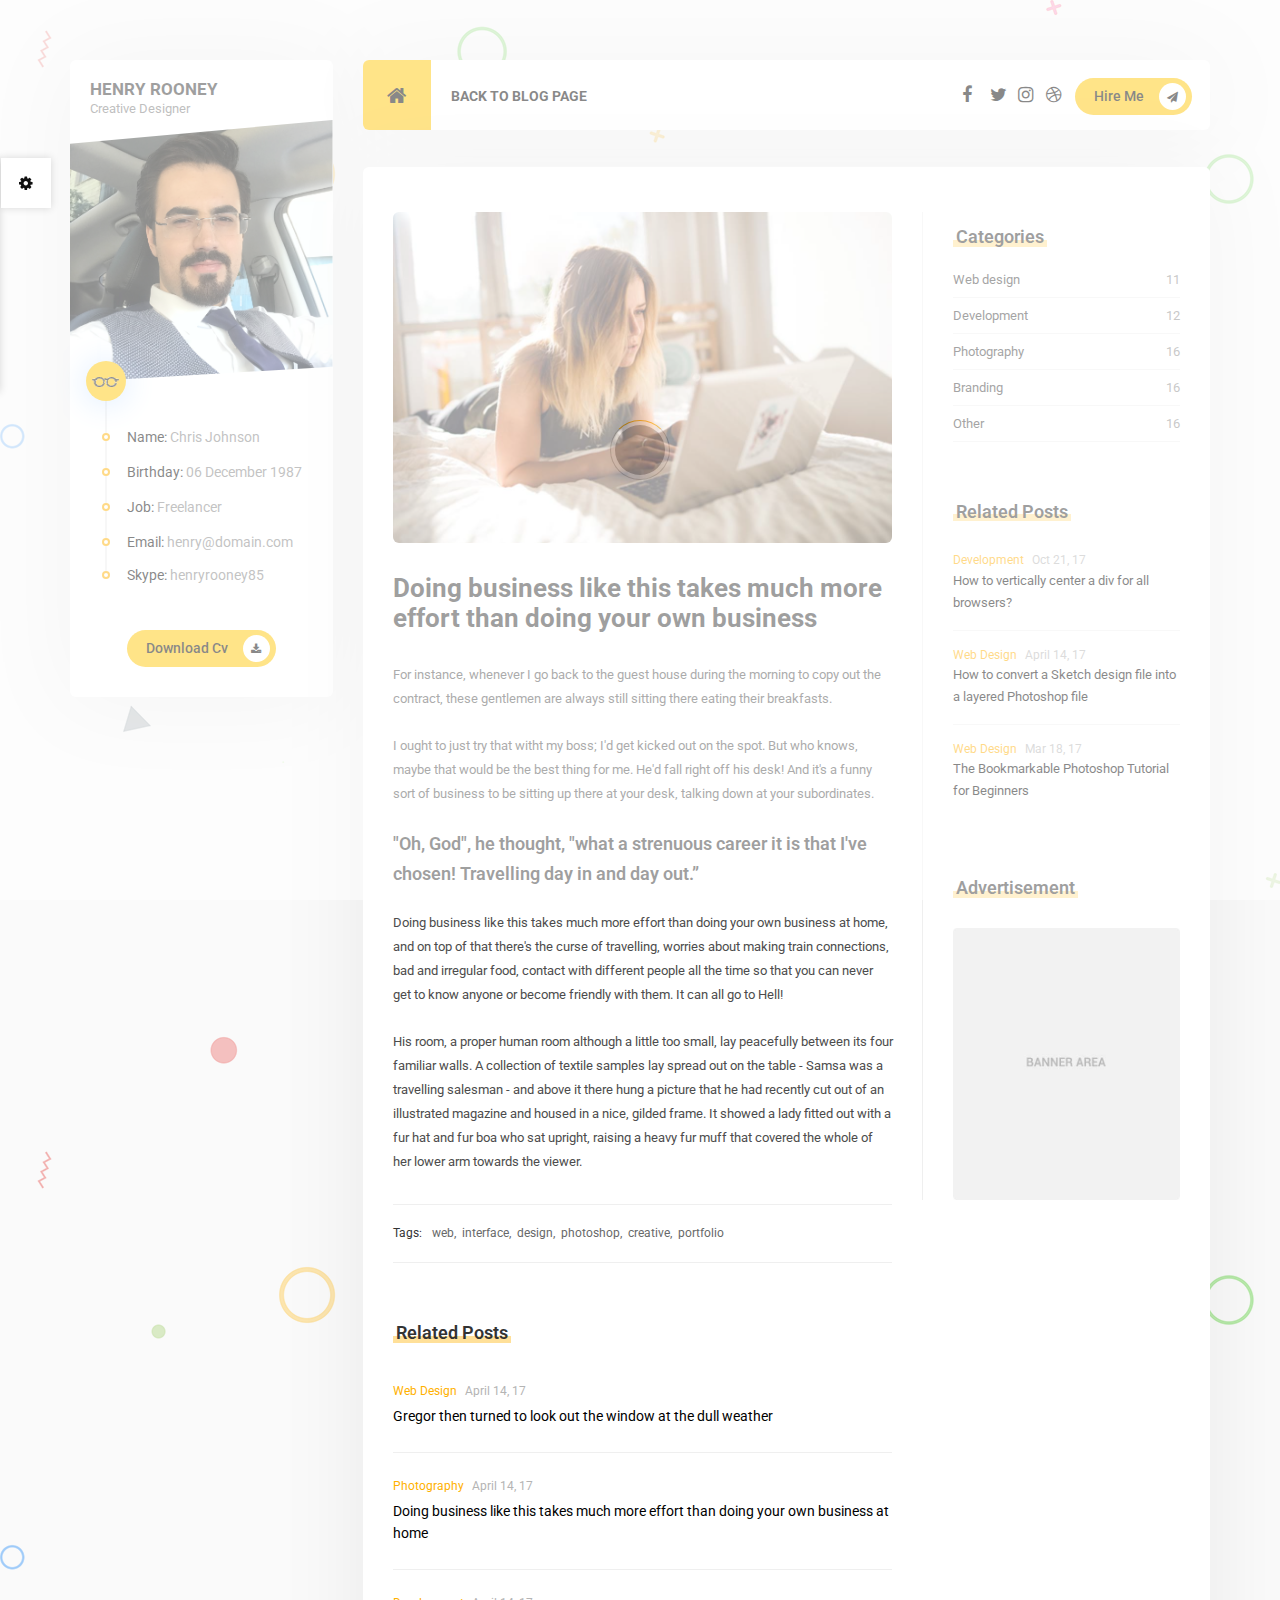
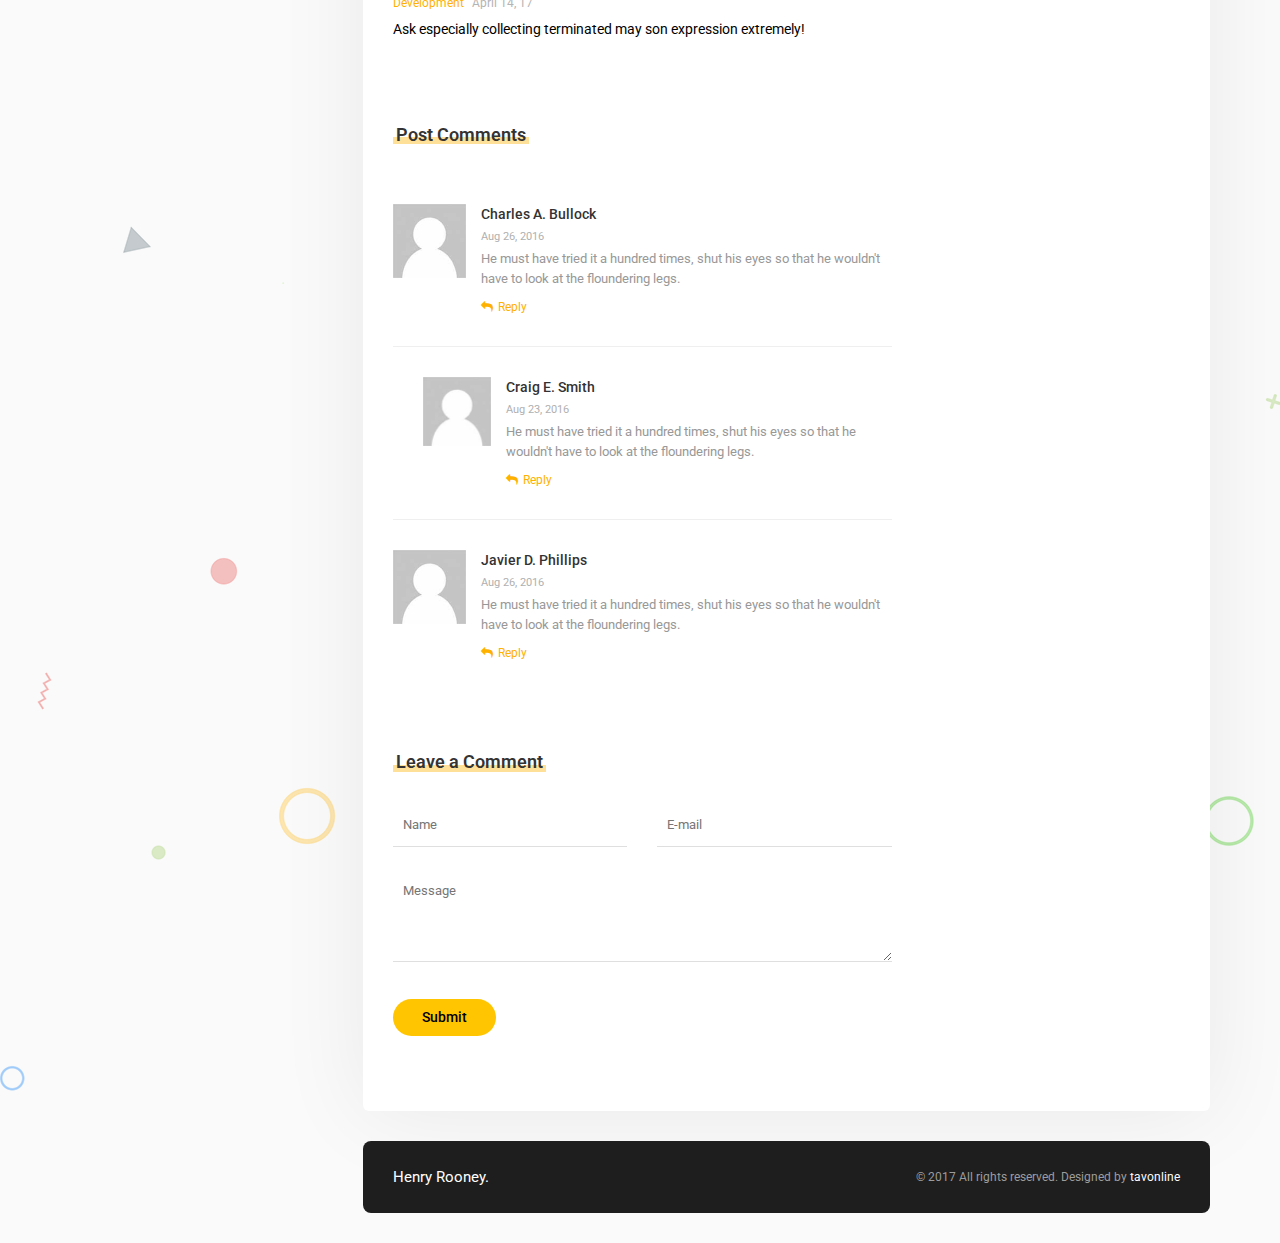
<file: blog-posts/blog-1.html>
<!doctype html>
<html lang="en">
<head>

<!-- Simple Page Needs
================================================== -->
<title>Mat</title>
<meta charset="UTF-8">
<meta name="description" content="Mat - Resume & vCard HTML Template">
<meta name="keywords" content="personal, vcard, portfolio">
<meta name="viewport" content="width=device-width, initial-scale=1.0">
    
<!-- Favicon
================================================== -->  
<link href="favicon.ico" rel="shortcut icon" type="image/x-icon" />

<!-- CSS
================================================== -->
<link rel="stylesheet" href="../css/bootstrap.css"/>
<link rel="stylesheet" href="../css/reset.css"/>
<link rel="stylesheet" href="../cubeportfolio/css/cubeportfolio.min.css"/>
<link rel="stylesheet" href="../css/style.css"/>
<link rel="stylesheet" href="../css/colors/yellow.css" id="color" />
    
<!-- Google Web fonts
================================================== --> 
<link href="https://fonts.googleapis.com/css?family=Roboto:400,500,700,900" rel="stylesheet">

<!-- Font Icons
================================================== --> 
<link rel="stylesheet" href="../icon-fonts/font-awesome-4.7.0/css/font-awesome.min.css"/>
<link rel="stylesheet" href="../icon-fonts/web-design/flaticon.css" />

<!--[if lt IE 9]>
	<script src="http://html5shim.googlecode.com/svn/trunk/html5.js"></script>
<![endif]-->

</head>
<body>
 <!-- Preloading -->
<div id="preloader">
    <div class="spinner">
    </div>
</div>  
    
<!-- Wrapper --> 
<div class="wrapper top_60 container">
<div class="row">
        
<!-- Profile Section
================================================== --> 
<div class="col-lg-3 col-md-4">
    <div class="profile">
        <div class="profile-name">
            <span class="name">Henry Rooney</span><br>
            <span class="job">Creative Designer</span>
        </div>
        <figure class="profile-image">
            <img src="../images/profile.jpg" alt="">
        </figure> 
        <ul class="profile-information">
            <li><img src="../images/glasses.png" alt=""></li>
            <li><p><span>Name:</span> Chris Johnson</p></li>
            <li><p><span>Birthday:</span> 06 December 1987</p></li>
            <li><p><span>Job:</span> Freelancer</p></li>
            <li><p><span>Email:</span> henry@domain.com</p></li>
            <li><p><span>Skype:</span> henryrooney85</p></li>
        </ul>
        <div class="col-md-12">
            <button class="site-btn icon">Download Cv <i class="fa fa-download" aria-hidden="true"></i></button>
        </div>
    </div>
</div>

<!-- Page Tab Container Div -->   
<div id="ajax-tab-container" class="col-lg-9 col-md-8 tab-container">
    
<!-- Header
================================================== --> 
<div class="row">
    <header class="col-md-12">
        <nav>
            <div class="row">
                <!-- navigation bar -->
                <div class="col-md-8 col-sm-8 col-xs-4">
                    <ul class="tabs">
                        <li class="tab">
                            <a class="home-btn" href="../index.html"><i class="fa fa-home" aria-hidden="true"></i></a>
                        </li>
                        <li class="tab"><a href="../index.html#blog">BACK TO BLOG PAGE</a></li>
                    </ul>
                </div>
                <div class="col-md-4 col-sm-4 col-xs-8 dynamic">
                    <button class="pull-right site-btn icon hidden-xs">Hire Me <i class="fa fa-paper-plane" aria-hidden="true"></i></button>
                    <div class="hamburger pull-right hidden-lg hidden-md"><i class="fa fa-bars" aria-hidden="true"></i></div>
                    <div class="hidden-md social-icons pull-right"> 
                        <a class="fb" href="#"><i class="fa fa-facebook" aria-hidden="true"></i></a> 
                        <a class="tw" href="#"><i class="fa fa-twitter" aria-hidden="true"></i></a> 
                        <a class="ins" href="#"><i class="fa fa-instagram" aria-hidden="true"></i></a> 
                        <a class="dr" href="#"><i class="fa fa-dribbble" aria-hidden="true"></i></a> 
                    </div>
                </div>
            </div>
        </nav>
    </header>
</div>   
<!-- Page Content
================================================== --> 
<div id="content" class="panel-container col-md-12">
  
    <!-- Blog Page
    ================================================== --> 
    <div id="blog-post">
        <div class="row">
            <!--Blog Post-->
            <div class="col-md-8 post">
                <div class="blog-image">
                    <img src="../images/blogs/blog-1.jpg" alt="">
                </div>
                <div class="post-content">
                    <h1 class="blog-title bottom_30 top_30">Doing business like this takes much more effort than doing your own business</h1>
                    <p>For instance, whenever I go back to the guest house during the morning to copy out the contract, these gentlemen are always still sitting there eating their breakfasts. </p>
                    <br>
                    <p>I ought to just try that witht my boss; I'd get kicked out on the spot. But who knows, maybe that would be the best thing for me. He'd fall right off his desk! And it's a funny sort of business to be sitting up there at your desk, talking down at your subordinates. </p>
                    <br>
                    <blockquote>"Oh, God", he thought, "what a strenuous career it is that I've chosen! Travelling day in and day out.” </blockquote>
                    <br>
                    <p>Doing business like this takes much more effort than doing your own business at home, and on top of that there's the curse of travelling, worries about making train connections, bad and irregular food, contact with different people all the time so that you can never get to know anyone or become friendly with them. It can all go to Hell!</p>
                    <br>
                    <p>His room, a proper human room although a little too small, lay peacefully between its four familiar walls. A collection of textile samples lay spread out on the table - Samsa was a travelling salesman - and above it there hung a picture that he had recently cut out of an illustrated magazine and housed in a nice, gilded frame. It showed a lady fitted out with a fur hat and fur boa who sat upright, raising a heavy fur muff that covered the whole of her lower arm towards the viewer.</p>
                </div>
                <div class="tags top_30">
                    <span>Tags:</span>
                    <a href="#">web,</a>
                    <a href="#">interface,</a>
                    <a href="#">design,</a>
                    <a href="#">photoshop,</a>
                    <a href="#">creative,</a>
                    <a href="#">portfolio</a>
                </div>
                <!-- Related Post -->
                <div class="post-list">
                    <div class="section-title bottom_15 top_60"><span></span><h2>Related Posts</h2></div>
                    <ul>
                        <!-- a post -->
                        <li>
                            <a href="#">
                                <div class="info">Web Design <span>April 14, 17</span></div>
                                <p class="little-text">Gregor then turned to look out the window at the dull weather</p>
                            </a>
                        </li>
                        <!-- a post -->
                        <li>
                            <a href="#">
                                <div class="info">Photography <span>April 14, 17</span></div>
                                <p class="little-text">Doing business like this takes much more effort than doing your own business at home</p>
                            </a>
                        </li>
                        <!-- a post -->
                        <li>
                            <a href="#">
                                <div class="info">Development <span>April 14, 17</span></div>
                                <p class="little-text">Ask especially collecting terminated may son expression extremely!</p>
                            </a>
                        </li>
                    </ul>
                </div>
                <!-- Post Comments -->
                <div class="post-comment">
                    <div class="section-title bottom_30 top_60"><span></span><h2>Post Comments</h2></div>
                    <ul>
                        <!-- a comment -->
                        <li>
                            <div class="row">
                                <div class="col-md-2 col-sm-2 col-xs-3 person-img">
                                    <img src="../images/person.jpg" alt="">
                                </div>
                                <div class="col-md-10 col-sm-10 col-xs-9 comment-content">
                                    <div class="name">Charles A. Bullock</div> 
                                    <span class="date">Aug 26, 2016</span>   
                                    <p>He must have tried it a hundred times, shut his eyes so that he wouldn't have to look at the floundering legs.</p>
                                    <a href="#"><i class="fa fa-reply" aria-hidden="true"></i>Reply</a>
                                </div>
                            </div>
                        </li>
                        <!-- a comment -->
                        <li>
                            <div class="row reply">
                                <div class="col-md-2 col-sm-2 col-xs-3 person-img">
                                    <img src="../images/person.jpg" alt="">
                                </div>
                                <div class="col-md-10 col-sm-10 col-xs-9 comment-content">
                                    <div class="name">Craig E. Smith</div> 
                                    <span class="date">Aug 23, 2016</span>   
                                    <p>He must have tried it a hundred times, shut his eyes so that he wouldn't have to look at the floundering legs.</p>
                                    <a href="#"><i class="fa fa-reply" aria-hidden="true"></i>Reply</a>
                                </div>
                            </div>
                        </li>
                        <!-- a comment -->
                        <li>
                            <div class="row">
                                <div class="col-md-2 col-sm-2 col-xs-3 person-img">
                                    <img src="../images/person.jpg" alt="">
                                </div>
                                <div class="col-md-10 col-sm-10 col-xs-9 comment-content">
                                    <div class="name">Javier D. Phillips</div> 
                                    <span class="date">Aug 26, 2016</span>   
                                    <p>He must have tried it a hundred times, shut his eyes so that he wouldn't have to look at the floundering legs.</p>
                                    <a href="#"><i class="fa fa-reply" aria-hidden="true"></i>Reply</a>
                                </div>
                            </div>
                        </li>
                    </ul>   
                </div>
                <div class="leave-comment">
                    <div class="section-title bottom_30 top_60"><span></span><h2>Leave a Comment</h2></div>
                    <form class="site-form">
                        <div class="row">
                            <div class="col-md-6">
                                <input class="site-input" type="input" name="" placeholder="Name">
                            </div>
                            <div class="col-md-6">
                                <input class="site-input" type="input" name="" placeholder="E-mail">
                            </div>
                            <div class="col-md-12">
                                <textarea class="site-area" placeholder="Message"></textarea>
                            </div>
                            <div class="col-md-12 top_15 bottom_30">
                                <button class="site-btn" type="submit">Submit</button>
                            </div>
                        </div>
                    </form>   
                </div>
            </div> <!-- post end -->
            <!--Sidebar-->
            <div class="col-md-4 blog-sidebar">
                <!-- Category List -->
                <div class="category">
                    <div class="section-title bottom_15 top_15"><span></span><h3>Categories</h3></div>
                    <ul class="category-list">
                        <li><a href="#">Web design</a><span>11</span></li>
                        <li><a href="#">Development</a><span>12</span></li>
                        <li><a href="#">Photography</a><span>16</span></li>
                        <li><a href="#">Branding</a><span>16</span></li>
                        <li><a href="#">Other</a><span>16</span></li>
                    </ul>
                </div>
                <!-- Popular Post -->
                <div class="post-list">
                    <div class="section-title bottom_15 top_60"><span></span><h3>Related Posts</h3></div>
                    <ul>
                        <!-- a post -->
                        <li>
                            <a href="#">
                                <div class="info">Development <span>Oct 21, 17</span></div>
                                <p class="little-text">How to vertically center a div for all browsers?</p>
                            </a>
                        </li>
                        <!-- a post -->
                        <li>
                            <a href="#">
                                <div class="info">Web Design <span>April 14, 17</span></div>
                                <p class="little-text">How to convert a Sketch design file into a layered Photoshop file</p>
                            </a>
                        </li>
                        <!-- a post -->
                        <li>
                            <a href="#">
                                <div class="info">Web Design <span>Mar 18, 17</span></div>
                                <p class="little-text">The Bookmarkable Photoshop Tutorial for Beginners</p>
                            </a>
                        </li>
                    </ul>
                </div>
                <!-- Advertisement -->
                <div class="advertisement">
                    <div class="section-title bottom_30 top_60"><span></span><h3>Advertisement</h3></div>

                    <img src="../images/image.jpg" alt="">    
                </div>
            </div> 
        </div>
    </div>
    
</div><!-- Content - End -->
 
<!-- Footer
================================================== --> 
<footer>
    <div class="footer col-md-12 top_30 bottom_30">
        <div class="name col-md-4 hidden-md hidden-sm hidden-xs">Henry Rooney.</div>
        <div class="copyright col-md-8">© 2017 All rights reserved. Designed by <a href="https://themeforest.net/user/tavonline">tavonline</a> </div>  
    </div>
</footer>
    
</div> <!-- Tab Container - End -->
</div> <!-- Row - End --> 
</div> <!-- Wrapper - End -->   

<!-- Javascripts
================================================== -->  
<script src="../js/jquery-2.1.4.min.js"></script> 
<script src="../cubeportfolio/js/jquery.cubeportfolio.min.js"></script>
<script src="../js/bootstrap.min.js"></script> 
<script src="../js/jquery.easytabs.min.js"></script>
<script src="../js/main.js"></script>
<!-- for color alternatives -->
<script src="../js/jquery.cookie-1.4.1.min.js"></script>
<script src="../js/subpage-demo.js"></script>
<link rel="stylesheet" href="../css/Demo.min.css" />

</body>
</html>
</file>
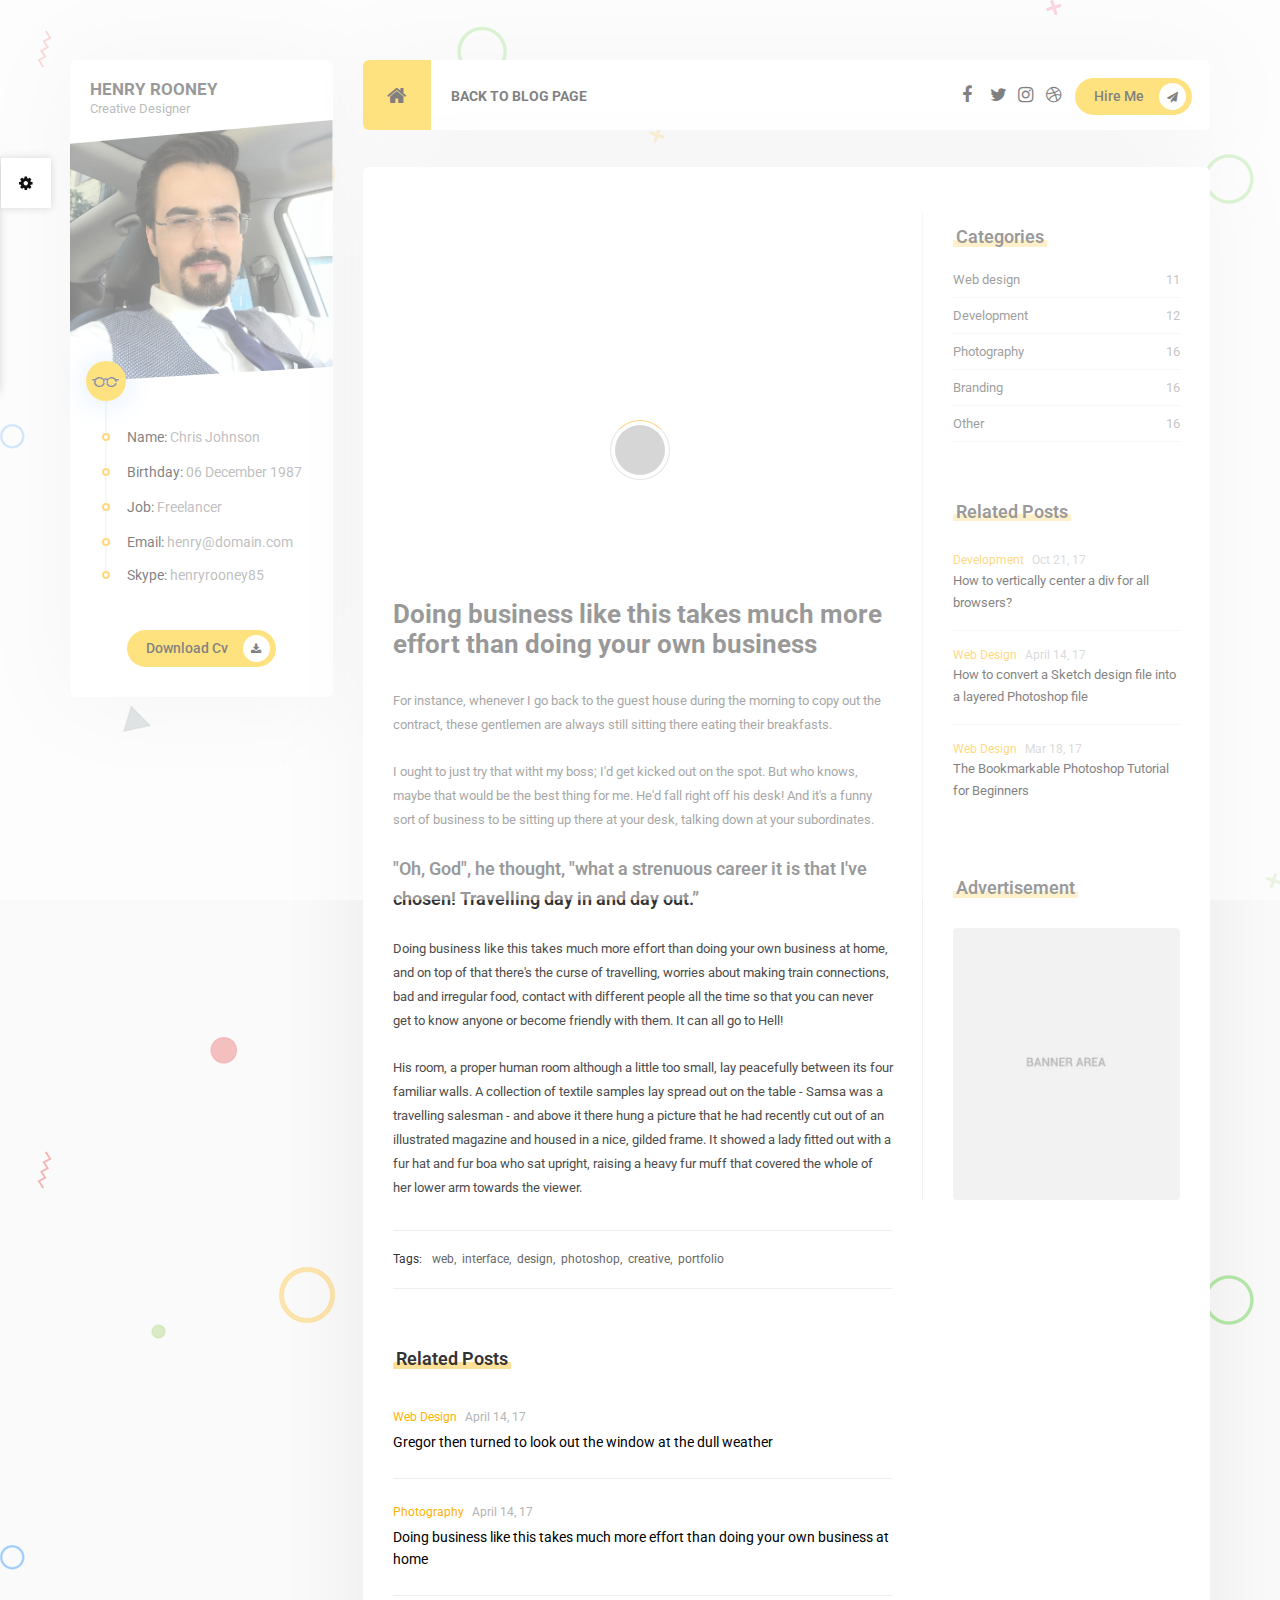
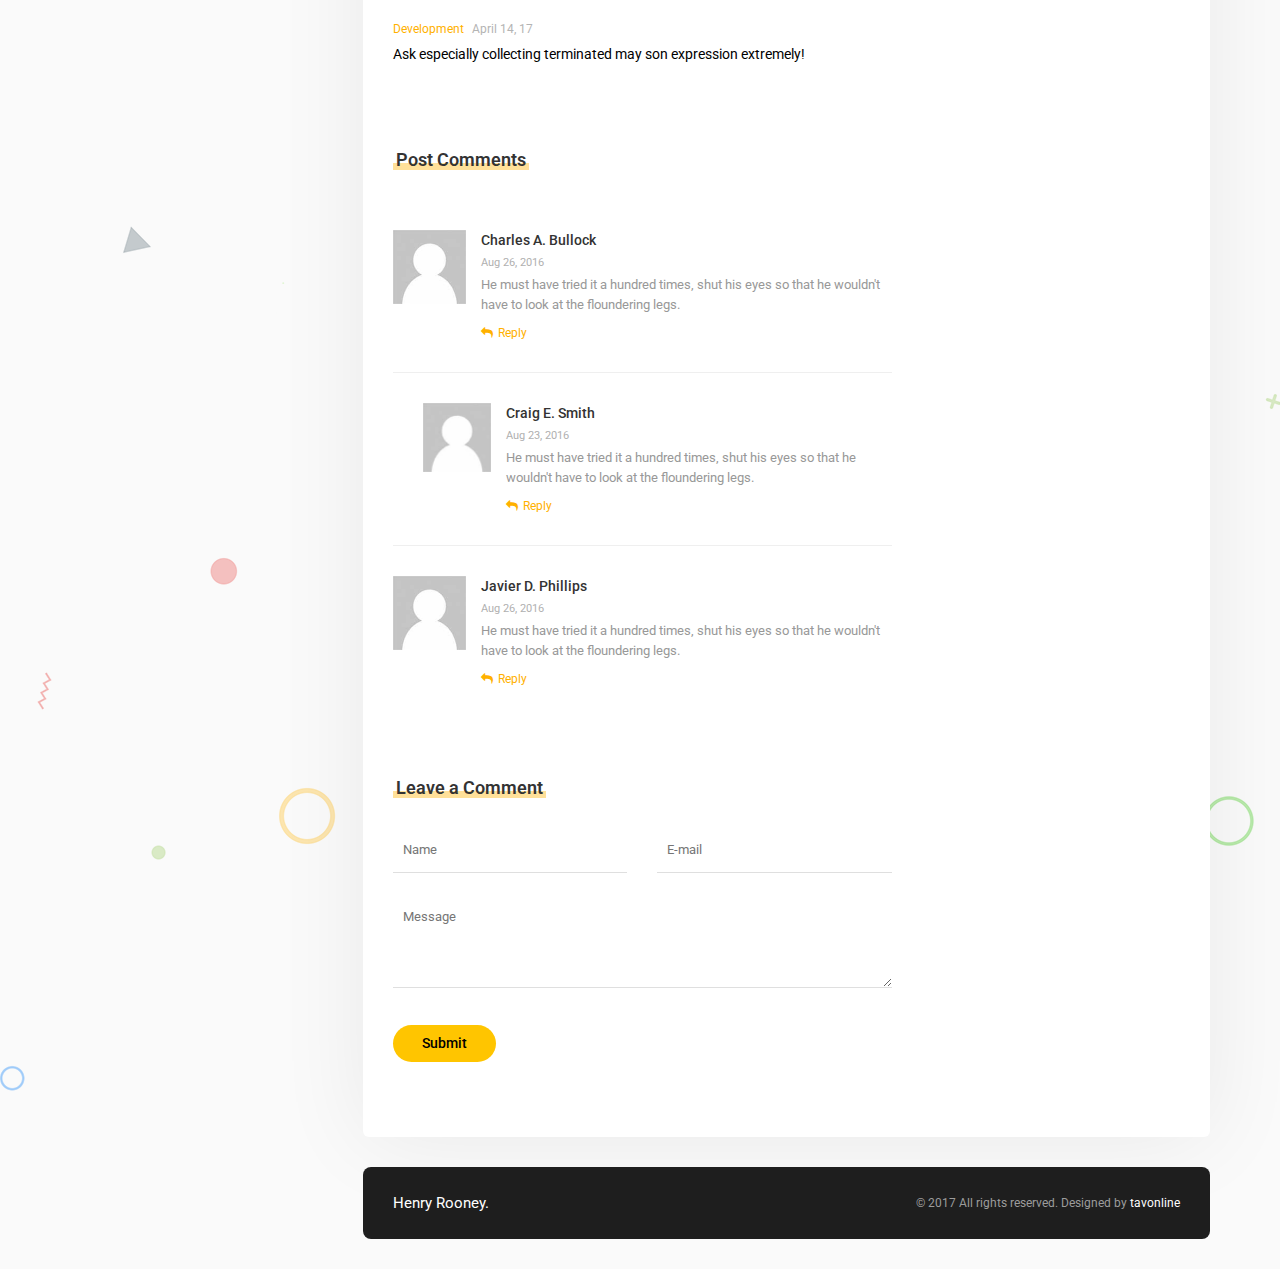
<file: blog-posts/blog-music-version.html>
<!doctype html>
<html lang="en">
<head>

<!-- Simple Page Needs
================================================== -->
<title>Mat</title>
<meta charset="UTF-8">
<meta name="description" content="Mat - Resume & vCard HTML Template">
<meta name="keywords" content="personal, vcard, portfolio">
<meta name="viewport" content="width=device-width, initial-scale=1.0">
    
<!-- Favicon
================================================== -->  
<link href="favicon.ico" rel="shortcut icon" type="image/x-icon" />

<!-- CSS
================================================== -->
<link rel="stylesheet" href="../css/bootstrap.css"/>
<link rel="stylesheet" href="../css/reset.css"/>
<link rel="stylesheet" href="../cubeportfolio/css/cubeportfolio.min.css"/>
<link rel="stylesheet" href="../css/style.css"/>
<link rel="stylesheet" href="../css/colors/yellow.css" id="color" />
    
<!-- Google Web fonts
================================================== --> 
<link href="https://fonts.googleapis.com/css?family=Roboto:400,500,700,900" rel="stylesheet">

<!-- Font Icons
================================================== --> 
<link rel="stylesheet" href="../icon-fonts/font-awesome-4.7.0/css/font-awesome.min.css"/>
<link rel="stylesheet" href="../icon-fonts/web-design/flaticon.css" />

<!--[if lt IE 9]>
	<script src="http://html5shim.googlecode.com/svn/trunk/html5.js"></script>
<![endif]-->

</head>
<body>
 <!-- Preloading -->
<div id="preloader">
    <div class="spinner">
    </div>
</div>  
    
<!-- Wrapper --> 
<div class="wrapper top_60 container">
<div class="row">
        
<!-- Profile Section
================================================== --> 
<div class="col-lg-3 col-md-4">
    <div class="profile">
        <div class="profile-name">
            <span class="name">Henry Rooney</span><br>
            <span class="job">Creative Designer</span>
        </div>
        <figure class="profile-image">
            <img src="../images/profile.jpg" alt="">
        </figure> 
        <ul class="profile-information">
            <li><img src="../images/glasses.png" alt=""></li>
            <li><p><span>Name:</span> Chris Johnson</p></li>
            <li><p><span>Birthday:</span> 06 December 1987</p></li>
            <li><p><span>Job:</span> Freelancer</p></li>
            <li><p><span>Email:</span> henry@domain.com</p></li>
            <li><p><span>Skype:</span> henryrooney85</p></li>
        </ul>
        <div class="col-md-12">
            <button class="site-btn icon">Download Cv <i class="fa fa-download" aria-hidden="true"></i></button>
        </div>
    </div>
</div>

<!-- Page Tab Container Div -->   
<div id="ajax-tab-container" class="col-lg-9 col-md-8 tab-container">

<!-- Header
================================================== --> 
<div class="row">
    <header class="col-md-12">
        <nav>
            <div class="row">
                <!-- navigation bar -->
                <div class="col-md-8 col-sm-8 col-xs-4">
                    <ul class="tabs">
                        <li class="tab">
                            <a class="home-btn" href="../index.html"><i class="fa fa-home" aria-hidden="true"></i></a>
                        </li>
                        <li class="tab"><a href="../index.html#blog">BACK TO BLOG PAGE</a></li>
                    </ul>
                </div>
                <div class="col-md-4 col-sm-4 col-xs-8 dynamic">
                    <button class="pull-right site-btn icon hidden-xs">Hire Me <i class="fa fa-paper-plane" aria-hidden="true"></i></button>
                    <div class="hamburger pull-right hidden-lg hidden-md"><i class="fa fa-bars" aria-hidden="true"></i></div>
                    <div class="hidden-md social-icons pull-right"> 
                        <a class="fb" href="#"><i class="fa fa-facebook" aria-hidden="true"></i></a> 
                        <a class="tw" href="#"><i class="fa fa-twitter" aria-hidden="true"></i></a> 
                        <a class="ins" href="#"><i class="fa fa-instagram" aria-hidden="true"></i></a> 
                        <a class="dr" href="#"><i class="fa fa-dribbble" aria-hidden="true"></i></a> 
                    </div>
                </div>
            </div>
        </nav>
    </header>
</div>   
<!-- Page Content
================================================== --> 
<div id="content" class="panel-container col-md-12">
  
    <!-- Blog Page
    ================================================== --> 
    <div id="blog-post">
        <div class="row">
            <!--Blog Post-->
            <div class="col-md-8 post">
                <div class="blog-iframe">
                    <iframe height="350" scrolling="no" src="https://w.soundcloud.com/player/?url=https%3A//api.soundcloud.com/tracks/275486953&amp;auto_play=false&amp;hide_related=false&amp;show_comments=true&amp;show_user=true&amp;show_reposts=false&amp;visual=true"></iframe>
                </div>
                <div class="post-content">
                    <h1 class="blog-title bottom_30 top_30">Doing business like this takes much more effort than doing your own business</h1>
                    <p>For instance, whenever I go back to the guest house during the morning to copy out the contract, these gentlemen are always still sitting there eating their breakfasts. </p>
                    <br>
                    <p>I ought to just try that witht my boss; I'd get kicked out on the spot. But who knows, maybe that would be the best thing for me. He'd fall right off his desk! And it's a funny sort of business to be sitting up there at your desk, talking down at your subordinates. </p>
                    <br>
                    <blockquote>"Oh, God", he thought, "what a strenuous career it is that I've chosen! Travelling day in and day out.” </blockquote>
                    <br>
                    <p>Doing business like this takes much more effort than doing your own business at home, and on top of that there's the curse of travelling, worries about making train connections, bad and irregular food, contact with different people all the time so that you can never get to know anyone or become friendly with them. It can all go to Hell!</p>
                    <br>
                    <p>His room, a proper human room although a little too small, lay peacefully between its four familiar walls. A collection of textile samples lay spread out on the table - Samsa was a travelling salesman - and above it there hung a picture that he had recently cut out of an illustrated magazine and housed in a nice, gilded frame. It showed a lady fitted out with a fur hat and fur boa who sat upright, raising a heavy fur muff that covered the whole of her lower arm towards the viewer.</p>
                </div>
                <div class="tags top_30">
                    <span>Tags:</span>
                    <a href="#">web,</a>
                    <a href="#">interface,</a>
                    <a href="#">design,</a>
                    <a href="#">photoshop,</a>
                    <a href="#">creative,</a>
                    <a href="#">portfolio</a>
                </div>
                <!-- Related Post -->
                <div class="post-list">
                    <div class="section-title bottom_15 top_60"><span></span><h2>Related Posts</h2></div>
                    <ul>
                        <!-- a post -->
                        <li>
                            <a href="#">
                                <div class="info">Web Design <span>April 14, 17</span></div>
                                <p class="little-text">Gregor then turned to look out the window at the dull weather</p>
                            </a>
                        </li>
                        <!-- a post -->
                        <li>
                            <a href="#">
                                <div class="info">Photography <span>April 14, 17</span></div>
                                <p class="little-text">Doing business like this takes much more effort than doing your own business at home</p>
                            </a>
                        </li>
                        <!-- a post -->
                        <li>
                            <a href="#">
                                <div class="info">Development <span>April 14, 17</span></div>
                                <p class="little-text">Ask especially collecting terminated may son expression extremely!</p>
                            </a>
                        </li>
                    </ul>
                </div>
                <!-- Post Comments -->
                <div class="post-comment">
                    <div class="section-title bottom_30 top_60"><span></span><h2>Post Comments</h2></div>
                    <ul>
                        <!-- a comment -->
                        <li>
                            <div class="row">
                                <div class="col-md-2 col-sm-2 col-xs-3 person-img">
                                    <img src="../images/person.jpg" alt="">
                                </div>
                                <div class="col-md-10 col-sm-10 col-xs-9 comment-content">
                                    <div class="name">Charles A. Bullock</div> 
                                    <span class="date">Aug 26, 2016</span>   
                                    <p>He must have tried it a hundred times, shut his eyes so that he wouldn't have to look at the floundering legs.</p>
                                    <a href="#"><i class="fa fa-reply" aria-hidden="true"></i>Reply</a>
                                </div>
                            </div>
                        </li>
                        <!-- a comment -->
                        <li>
                            <div class="row reply">
                                <div class="col-md-2 col-sm-2 col-xs-3 person-img">
                                    <img src="../images/person.jpg" alt="">
                                </div>
                                <div class="col-md-10 col-sm-10 col-xs-9 comment-content">
                                    <div class="name">Craig E. Smith</div> 
                                    <span class="date">Aug 23, 2016</span>   
                                    <p>He must have tried it a hundred times, shut his eyes so that he wouldn't have to look at the floundering legs.</p>
                                    <a href="#"><i class="fa fa-reply" aria-hidden="true"></i>Reply</a>
                                </div>
                            </div>
                        </li>
                        <!-- a comment -->
                        <li>
                            <div class="row">
                                <div class="col-md-2 col-sm-2 col-xs-3 person-img">
                                    <img src="../images/person.jpg" alt="">
                                </div>
                                <div class="col-md-10 col-sm-10 col-xs-9 comment-content">
                                    <div class="name">Javier D. Phillips</div> 
                                    <span class="date">Aug 26, 2016</span>   
                                    <p>He must have tried it a hundred times, shut his eyes so that he wouldn't have to look at the floundering legs.</p>
                                    <a href="#"><i class="fa fa-reply" aria-hidden="true"></i>Reply</a>
                                </div>
                            </div>
                        </li>
                    </ul>   
                </div>
                <div class="leave-comment">
                    <div class="section-title bottom_30 top_60"><span></span><h2>Leave a Comment</h2></div>
                    <form class="site-form">
                        <div class="row">
                            <div class="col-md-6">
                                <input class="site-input" type="input" name="" placeholder="Name">
                            </div>
                            <div class="col-md-6">
                                <input class="site-input" type="input" name="" placeholder="E-mail">
                            </div>
                            <div class="col-md-12">
                                <textarea class="site-area" placeholder="Message"></textarea>
                            </div>
                            <div class="col-md-12 top_15 bottom_30">
                                <button class="site-btn" type="submit">Submit</button>
                            </div>
                        </div>
                    </form>   
                </div>
            </div> <!-- post end -->
            <!--Sidebar-->
            <div class="col-md-4 blog-sidebar">
                <!-- Category List -->
                <div class="category">
                    <div class="section-title bottom_15 top_15"><span></span><h3>Categories</h3></div>
                    <ul class="category-list">
                        <li><a href="#">Web design</a><span>11</span></li>
                        <li><a href="#">Development</a><span>12</span></li>
                        <li><a href="#">Photography</a><span>16</span></li>
                        <li><a href="#">Branding</a><span>16</span></li>
                        <li><a href="#">Other</a><span>16</span></li>
                    </ul>
                </div>
                <!-- Popular Post -->
                <div class="post-list">
                    <div class="section-title bottom_15 top_60"><span></span><h3>Related Posts</h3></div>
                    <ul>
                        <!-- a post -->
                        <li>
                            <a href="#">
                                <div class="info">Development <span>Oct 21, 17</span></div>
                                <p class="little-text">How to vertically center a div for all browsers?</p>
                            </a>
                        </li>
                        <!-- a post -->
                        <li>
                            <a href="#">
                                <div class="info">Web Design <span>April 14, 17</span></div>
                                <p class="little-text">How to convert a Sketch design file into a layered Photoshop file</p>
                            </a>
                        </li>
                        <!-- a post -->
                        <li>
                            <a href="#">
                                <div class="info">Web Design <span>Mar 18, 17</span></div>
                                <p class="little-text">The Bookmarkable Photoshop Tutorial for Beginners</p>
                            </a>
                        </li>
                    </ul>
                </div>
                <!-- Advertisement -->
                <div class="advertisement">
                    <div class="section-title bottom_30 top_60"><span></span><h3>Advertisement</h3></div>

                    <img src="../images/image.jpg" alt="">    
                </div>
            </div> 
        </div>
    </div>
    
</div><!-- Content - End -->
 
<!-- Footer
================================================== --> 
<footer>
    <div class="footer col-md-12 top_30 bottom_30">
        <div class="name col-md-4 hidden-md hidden-sm hidden-xs">Henry Rooney.</div>
        <div class="copyright col-md-8">© 2017 All rights reserved. Designed by <a href="https://themeforest.net/user/tavonline">tavonline</a> </div>  
    </div>
</footer>
    
</div> <!-- Tab Container - End -->
</div> <!-- Row - End --> 
</div> <!-- Wrapper - End -->   

<!-- Javascripts
================================================== -->  
<script src="../js/jquery-2.1.4.min.js"></script> 
<script src="../cubeportfolio/js/jquery.cubeportfolio.min.js"></script>
<script src="../js/bootstrap.min.js"></script> 
<script src="../js/jquery.easytabs.min.js"></script>
<script src="../js/main.js"></script>
<!-- for color alternatives -->
<script src="../js/jquery.cookie-1.4.1.min.js"></script>
<script src="../js/subpage-demo.js"></script>
<link rel="stylesheet" href="../css/Demo.min.css" />

</body>
</html>
</file>
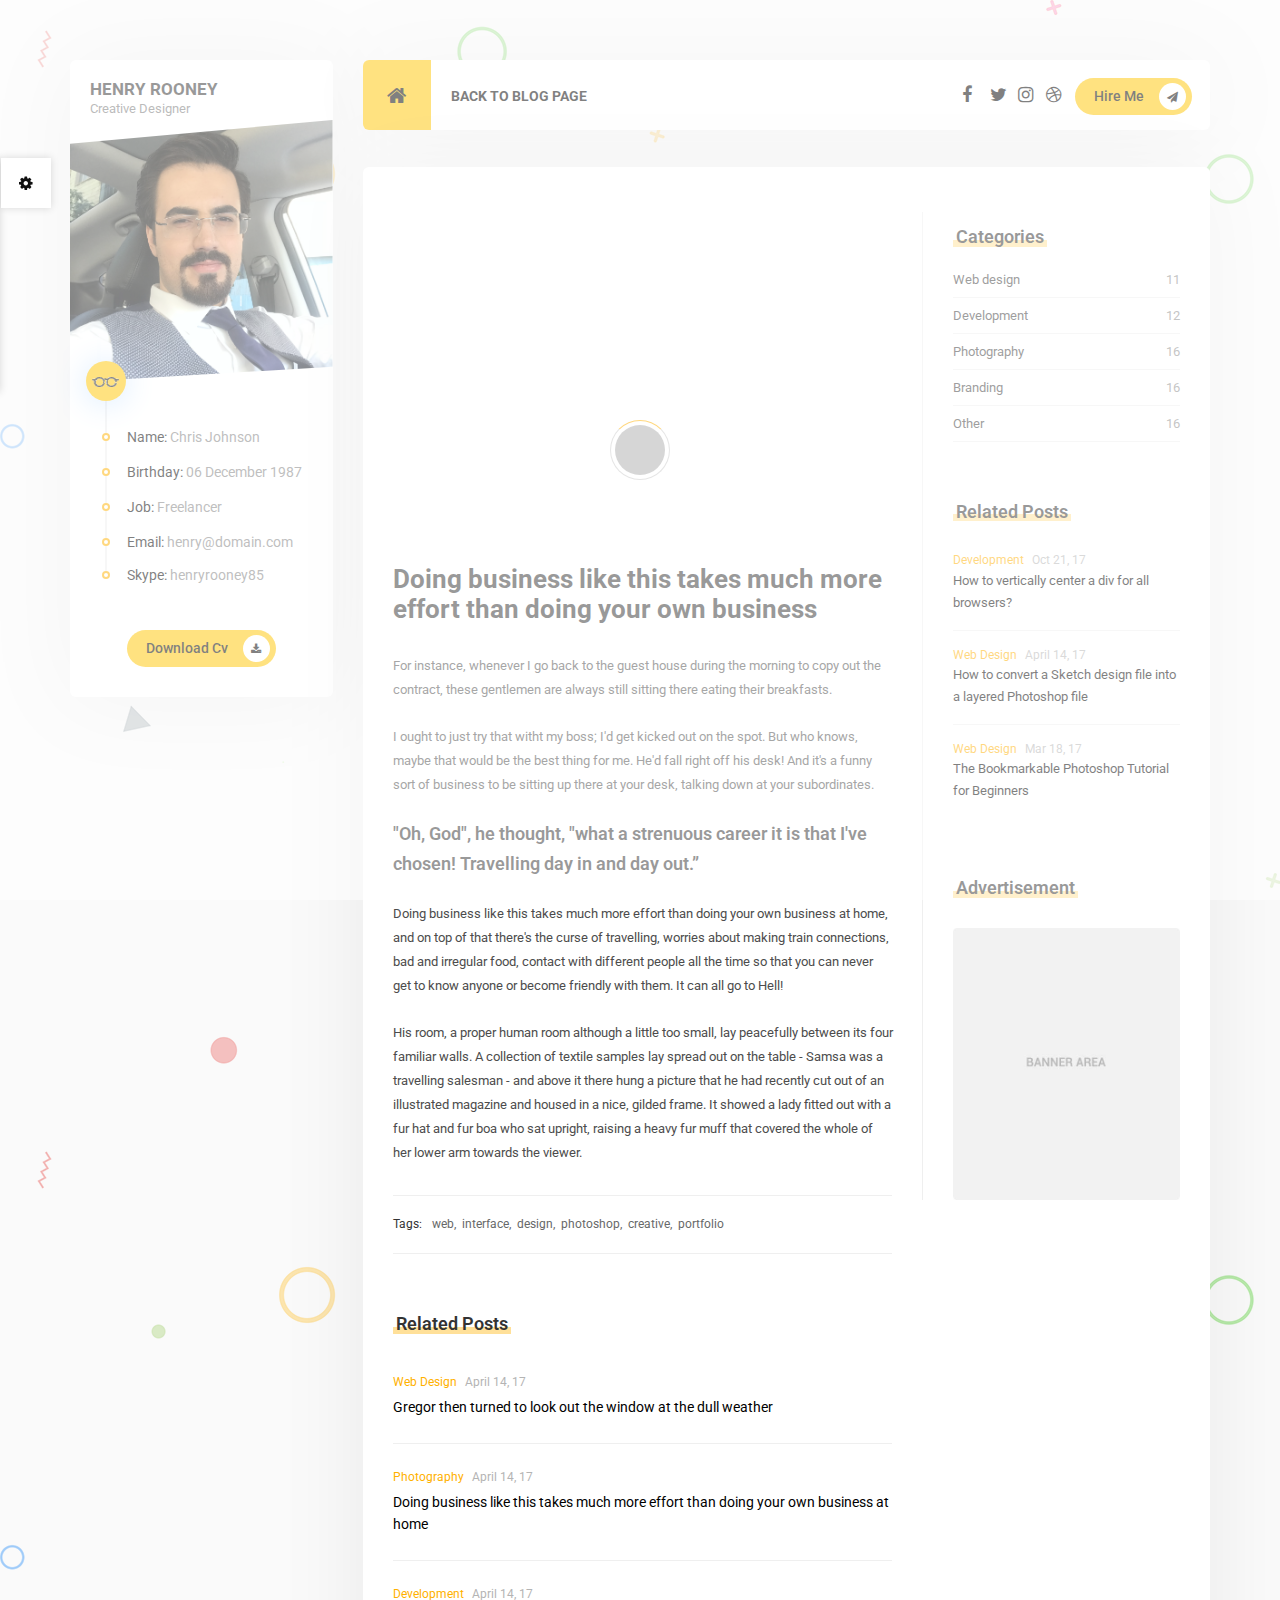
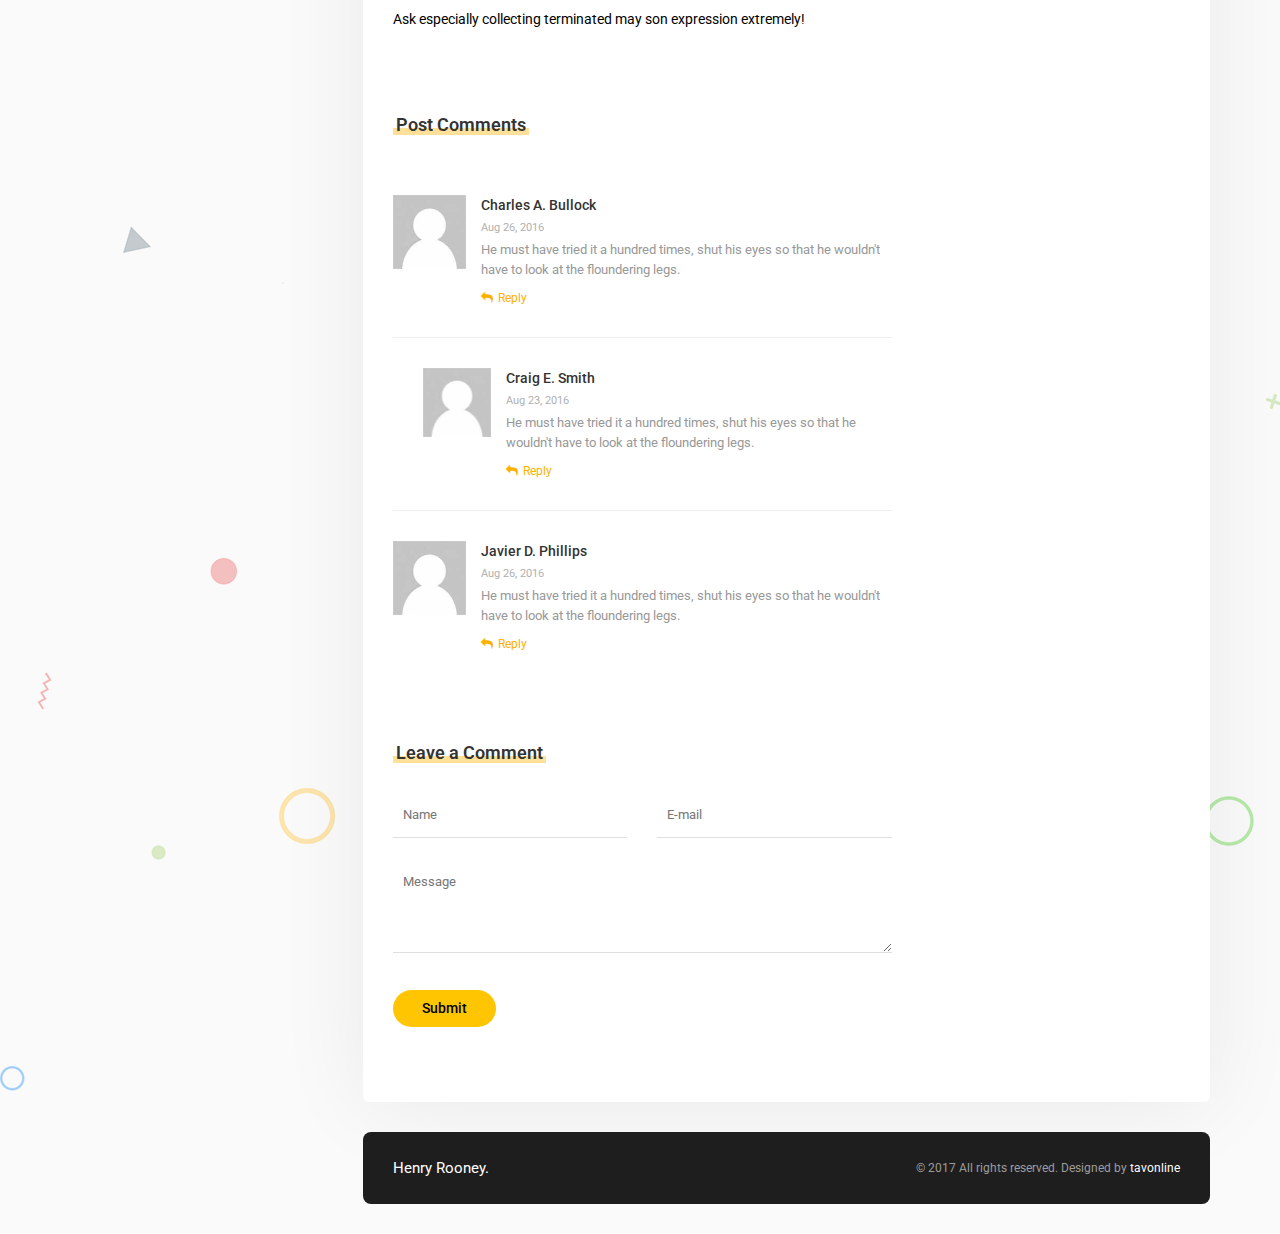
<file: blog-posts/blog-video-version.html>
<!doctype html>
<html lang="en">
<head>

<!-- Simple Page Needs
================================================== -->
<title>Mat</title>
<meta charset="UTF-8">
<meta name="description" content="Mat - Resume & vCard HTML Template">
<meta name="keywords" content="personal, vcard, portfolio">
<meta name="viewport" content="width=device-width, initial-scale=1.0">
    
<!-- Favicon
================================================== -->  
<link href="favicon.ico" rel="shortcut icon" type="image/x-icon" />

<!-- CSS
================================================== -->
<link rel="stylesheet" href="../css/bootstrap.css"/>
<link rel="stylesheet" href="../css/reset.css"/>
<link rel="stylesheet" href="../cubeportfolio/css/cubeportfolio.min.css"/>
<link rel="stylesheet" href="../css/style.css"/>
<link rel="stylesheet" href="../css/colors/yellow.css" id="color" />
    
<!-- Google Web fonts
================================================== --> 
<link href="https://fonts.googleapis.com/css?family=Roboto:400,500,700,900" rel="stylesheet">

<!-- Font Icons
================================================== --> 
<link rel="stylesheet" href="../icon-fonts/font-awesome-4.7.0/css/font-awesome.min.css"/>
<link rel="stylesheet" href="../icon-fonts/web-design/flaticon.css" />

<!--[if lt IE 9]>
	<script src="http://html5shim.googlecode.com/svn/trunk/html5.js"></script>
<![endif]-->

</head>
<body>
 <!-- Preloading -->
<div id="preloader">
    <div class="spinner">
    </div>
</div>  
    
<!-- Wrapper --> 
<div class="wrapper top_60 container">
<div class="row">
        
<!-- Profile Section
================================================== --> 
<div class="col-lg-3 col-md-4">
    <div class="profile">
        <div class="profile-name">
            <span class="name">Henry Rooney</span><br>
            <span class="job">Creative Designer</span>
        </div>
        <figure class="profile-image">
            <img src="../images/profile.jpg" alt="">
        </figure> 
        <ul class="profile-information">
            <li><img src="../images/glasses.png" alt=""></li>
            <li><p><span>Name:</span> Chris Johnson</p></li>
            <li><p><span>Birthday:</span> 06 December 1987</p></li>
            <li><p><span>Job:</span> Freelancer</p></li>
            <li><p><span>Email:</span> henry@domain.com</p></li>
            <li><p><span>Skype:</span> henryrooney85</p></li>
        </ul>
        <div class="col-md-12">
            <button class="site-btn icon">Download Cv <i class="fa fa-download" aria-hidden="true"></i></button>
        </div>
    </div>
</div>

<!-- Page Tab Container Div -->   
<div id="ajax-tab-container" class="col-lg-9 col-md-8 tab-container">

<!-- Header
================================================== --> 
<div class="row">
    <header class="col-md-12">
        <nav>
            <div class="row">
                <!-- navigation bar -->
                <div class="col-md-8 col-sm-8 col-xs-4">
                    <ul class="tabs">
                        <li class="tab">
                            <a class="home-btn" href="../index.html"><i class="fa fa-home" aria-hidden="true"></i></a>
                        </li>
                        <li class="tab"><a href="../index.html#blog">BACK TO BLOG PAGE</a></li>
                    </ul>
                </div>
                <div class="col-md-4 col-sm-4 col-xs-8 dynamic">
                    <button class="pull-right site-btn icon hidden-xs">Hire Me <i class="fa fa-paper-plane" aria-hidden="true"></i></button>
                    <div class="hamburger pull-right hidden-lg hidden-md"><i class="fa fa-bars" aria-hidden="true"></i></div>
                    <div class="hidden-md social-icons pull-right"> 
                        <a class="fb" href="#"><i class="fa fa-facebook" aria-hidden="true"></i></a> 
                        <a class="tw" href="#"><i class="fa fa-twitter" aria-hidden="true"></i></a> 
                        <a class="ins" href="#"><i class="fa fa-instagram" aria-hidden="true"></i></a> 
                        <a class="dr" href="#"><i class="fa fa-dribbble" aria-hidden="true"></i></a> 
                    </div>
                </div>
            </div>
        </nav>
    </header>
</div>   
<!-- Page Content
================================================== --> 
<div id="content" class="panel-container col-md-12">
  
    <!-- Blog Page
    ================================================== --> 
    <div id="blog-post">
        <div class="row">
            <!--Blog Post-->
            <div class="col-md-8 post">
                <div class="blog-iframe">
                    <iframe height="315" src="https://www.youtube.com/embed/caTkcpPmq_s?rel=0&amp;controls=0&amp;showinfo=0" frameborder="0" gesture="media" allow="encrypted-media" allowfullscreen></iframe>
                </div>
                <div class="post-content">
                    <h1 class="blog-title bottom_30 top_30">Doing business like this takes much more effort than doing your own business</h1>
                    <p>For instance, whenever I go back to the guest house during the morning to copy out the contract, these gentlemen are always still sitting there eating their breakfasts. </p>
                    <br>
                    <p>I ought to just try that witht my boss; I'd get kicked out on the spot. But who knows, maybe that would be the best thing for me. He'd fall right off his desk! And it's a funny sort of business to be sitting up there at your desk, talking down at your subordinates. </p>
                    <br>
                    <blockquote>"Oh, God", he thought, "what a strenuous career it is that I've chosen! Travelling day in and day out.” </blockquote>
                    <br>
                    <p>Doing business like this takes much more effort than doing your own business at home, and on top of that there's the curse of travelling, worries about making train connections, bad and irregular food, contact with different people all the time so that you can never get to know anyone or become friendly with them. It can all go to Hell!</p>
                    <br>
                    <p>His room, a proper human room although a little too small, lay peacefully between its four familiar walls. A collection of textile samples lay spread out on the table - Samsa was a travelling salesman - and above it there hung a picture that he had recently cut out of an illustrated magazine and housed in a nice, gilded frame. It showed a lady fitted out with a fur hat and fur boa who sat upright, raising a heavy fur muff that covered the whole of her lower arm towards the viewer.</p>
                </div>
                <div class="tags top_30">
                    <span>Tags:</span>
                    <a href="#">web,</a>
                    <a href="#">interface,</a>
                    <a href="#">design,</a>
                    <a href="#">photoshop,</a>
                    <a href="#">creative,</a>
                    <a href="#">portfolio</a>
                </div>
                <!-- Related Post -->
                <div class="post-list">
                    <div class="section-title bottom_15 top_60"><span></span><h2>Related Posts</h2></div>
                    <ul>
                        <!-- a post -->
                        <li>
                            <a href="#">
                                <div class="info">Web Design <span>April 14, 17</span></div>
                                <p class="little-text">Gregor then turned to look out the window at the dull weather</p>
                            </a>
                        </li>
                        <!-- a post -->
                        <li>
                            <a href="#">
                                <div class="info">Photography <span>April 14, 17</span></div>
                                <p class="little-text">Doing business like this takes much more effort than doing your own business at home</p>
                            </a>
                        </li>
                        <!-- a post -->
                        <li>
                            <a href="#">
                                <div class="info">Development <span>April 14, 17</span></div>
                                <p class="little-text">Ask especially collecting terminated may son expression extremely!</p>
                            </a>
                        </li>
                    </ul>
                </div>
                <!-- Post Comments -->
                <div class="post-comment">
                    <div class="section-title bottom_30 top_60"><span></span><h2>Post Comments</h2></div>
                    <ul>
                        <!-- a comment -->
                        <li>
                            <div class="row">
                                <div class="col-md-2 col-sm-2 col-xs-3 person-img">
                                    <img src="../images/person.jpg" alt="">
                                </div>
                                <div class="col-md-10 col-sm-10 col-xs-9 comment-content">
                                    <div class="name">Charles A. Bullock</div> 
                                    <span class="date">Aug 26, 2016</span>   
                                    <p>He must have tried it a hundred times, shut his eyes so that he wouldn't have to look at the floundering legs.</p>
                                    <a href="#"><i class="fa fa-reply" aria-hidden="true"></i>Reply</a>
                                </div>
                            </div>
                        </li>
                        <!-- a comment -->
                        <li>
                            <div class="row reply">
                                <div class="col-md-2 col-sm-2 col-xs-3 person-img">
                                    <img src="../images/person.jpg" alt="">
                                </div>
                                <div class="col-md-10 col-sm-10 col-xs-9 comment-content">
                                    <div class="name">Craig E. Smith</div> 
                                    <span class="date">Aug 23, 2016</span>   
                                    <p>He must have tried it a hundred times, shut his eyes so that he wouldn't have to look at the floundering legs.</p>
                                    <a href="#"><i class="fa fa-reply" aria-hidden="true"></i>Reply</a>
                                </div>
                            </div>
                        </li>
                        <!-- a comment -->
                        <li>
                            <div class="row">
                                <div class="col-md-2 col-sm-2 col-xs-3 person-img">
                                    <img src="../images/person.jpg" alt="">
                                </div>
                                <div class="col-md-10 col-sm-10 col-xs-9 comment-content">
                                    <div class="name">Javier D. Phillips</div> 
                                    <span class="date">Aug 26, 2016</span>   
                                    <p>He must have tried it a hundred times, shut his eyes so that he wouldn't have to look at the floundering legs.</p>
                                    <a href="#"><i class="fa fa-reply" aria-hidden="true"></i>Reply</a>
                                </div>
                            </div>
                        </li>
                    </ul>   
                </div>
                <div class="leave-comment">
                    <div class="section-title bottom_30 top_60"><span></span><h2>Leave a Comment</h2></div>
                    <form class="site-form">
                        <div class="row">
                            <div class="col-md-6">
                                <input class="site-input" type="input" name="" placeholder="Name">
                            </div>
                            <div class="col-md-6">
                                <input class="site-input" type="input" name="" placeholder="E-mail">
                            </div>
                            <div class="col-md-12">
                                <textarea class="site-area" placeholder="Message"></textarea>
                            </div>
                            <div class="col-md-12 top_15 bottom_30">
                                <button class="site-btn" type="submit">Submit</button>
                            </div>
                        </div>
                    </form>   
                </div>
            </div> <!-- post end -->
            <!--Sidebar-->
            <div class="col-md-4 blog-sidebar">
                <!-- Category List -->
                <div class="category">
                    <div class="section-title bottom_15 top_15"><span></span><h3>Categories</h3></div>
                    <ul class="category-list">
                        <li><a href="#">Web design</a><span>11</span></li>
                        <li><a href="#">Development</a><span>12</span></li>
                        <li><a href="#">Photography</a><span>16</span></li>
                        <li><a href="#">Branding</a><span>16</span></li>
                        <li><a href="#">Other</a><span>16</span></li>
                    </ul>
                </div>
                <!-- Popular Post -->
                <div class="post-list">
                    <div class="section-title bottom_15 top_60"><span></span><h3>Related Posts</h3></div>
                    <ul>
                        <!-- a post -->
                        <li>
                            <a href="#">
                                <div class="info">Development <span>Oct 21, 17</span></div>
                                <p class="little-text">How to vertically center a div for all browsers?</p>
                            </a>
                        </li>
                        <!-- a post -->
                        <li>
                            <a href="#">
                                <div class="info">Web Design <span>April 14, 17</span></div>
                                <p class="little-text">How to convert a Sketch design file into a layered Photoshop file</p>
                            </a>
                        </li>
                        <!-- a post -->
                        <li>
                            <a href="#">
                                <div class="info">Web Design <span>Mar 18, 17</span></div>
                                <p class="little-text">The Bookmarkable Photoshop Tutorial for Beginners</p>
                            </a>
                        </li>
                    </ul>
                </div>
                <!-- Advertisement -->
                <div class="advertisement">
                    <div class="section-title bottom_30 top_60"><span></span><h3>Advertisement</h3></div>

                    <img src="../images/image.jpg" alt="">    
                </div>
            </div> 
        </div>
    </div>
    
</div><!-- Content - End -->
 
<!-- Footer
================================================== --> 
<footer>
    <div class="footer col-md-12 top_30 bottom_30">
        <div class="name col-md-4 hidden-md hidden-sm hidden-xs">Henry Rooney.</div>
        <div class="copyright col-md-8">© 2017 All rights reserved. Designed by <a href="https://themeforest.net/user/tavonline">tavonline</a> </div>  
    </div>
</footer>
    
</div> <!-- Tab Container - End -->
</div> <!-- Row - End --> 
</div> <!-- Wrapper - End -->   

<!-- Javascripts
================================================== -->  
<script src="../js/jquery-2.1.4.min.js"></script> 
<script src="../cubeportfolio/js/jquery.cubeportfolio.min.js"></script>
<script src="../js/bootstrap.min.js"></script> 
<script src="../js/jquery.easytabs.min.js"></script>
<script src="../js/main.js"></script>
<!-- for color alternatives -->
<script src="../js/jquery.cookie-1.4.1.min.js"></script>
<script src="../js/subpage-demo.js"></script>
<link rel="stylesheet" href="../css/Demo.min.css" />

</body>
</html>
</file>
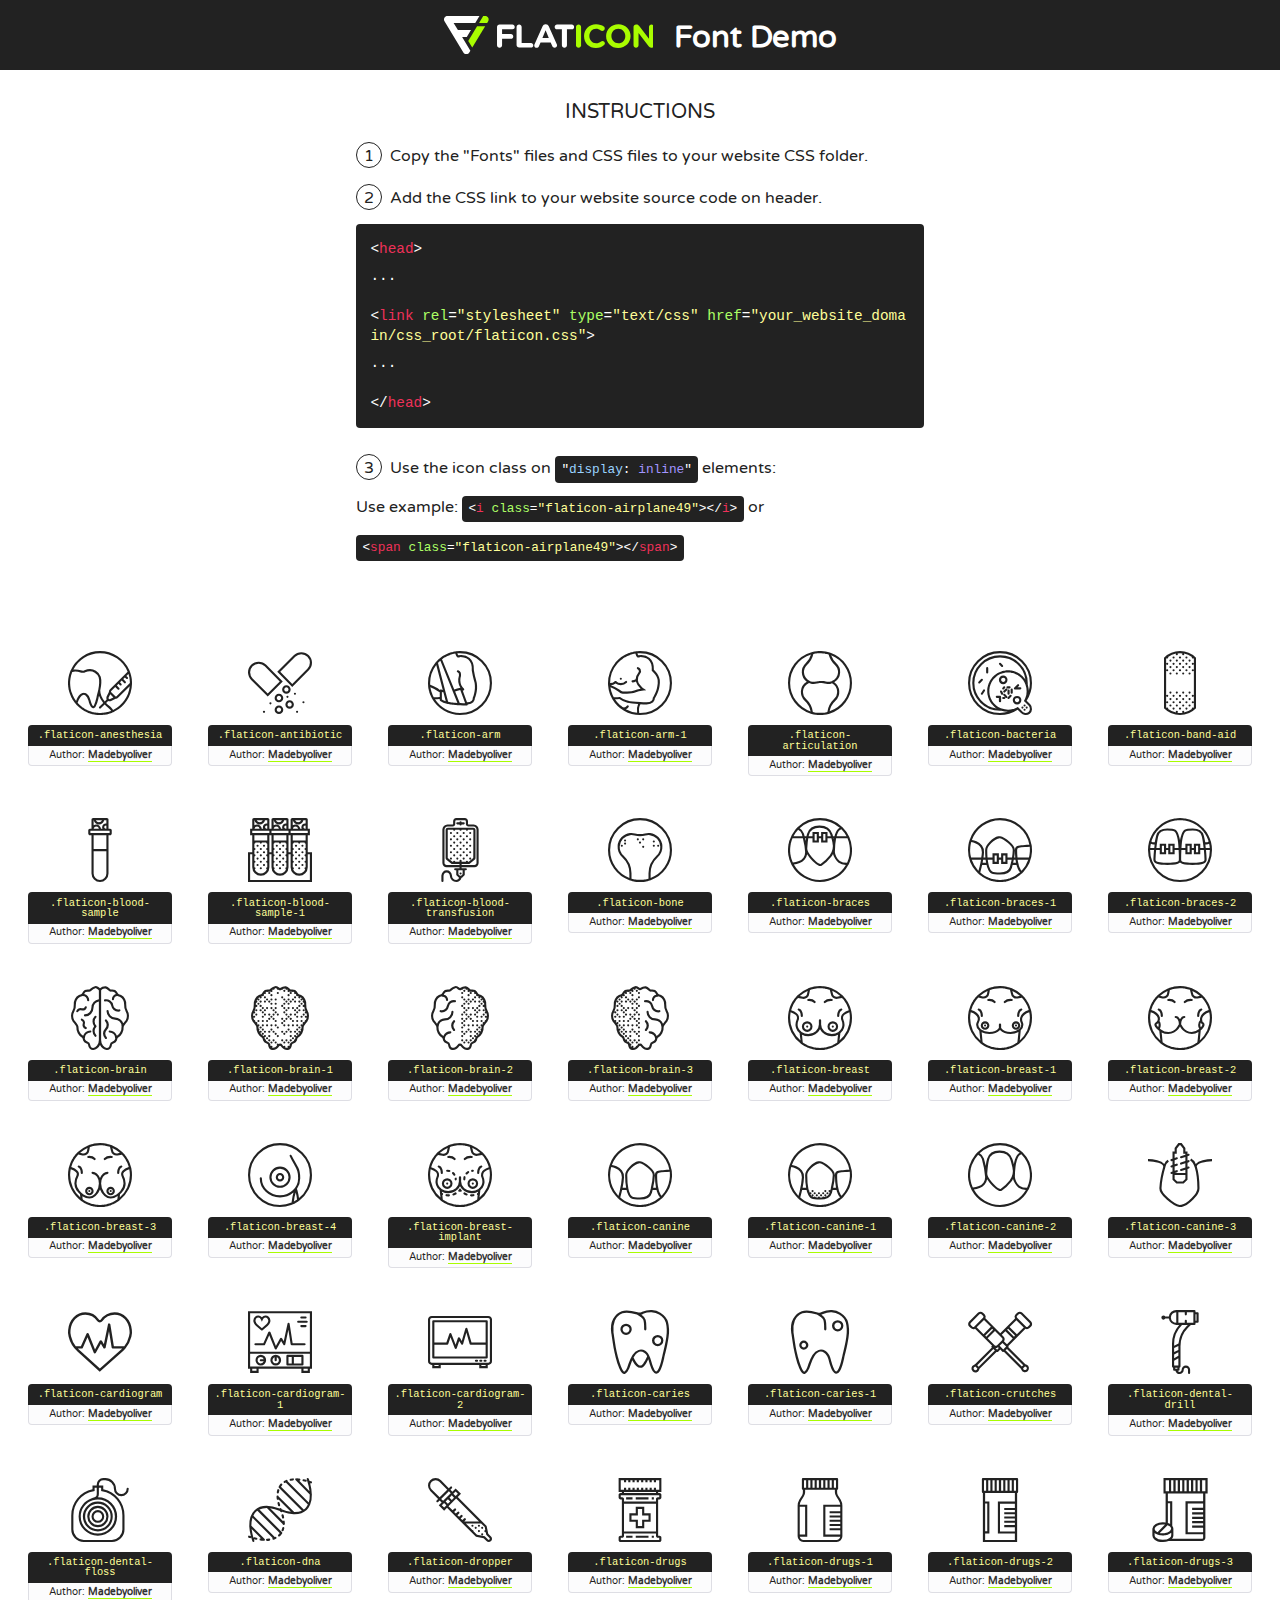
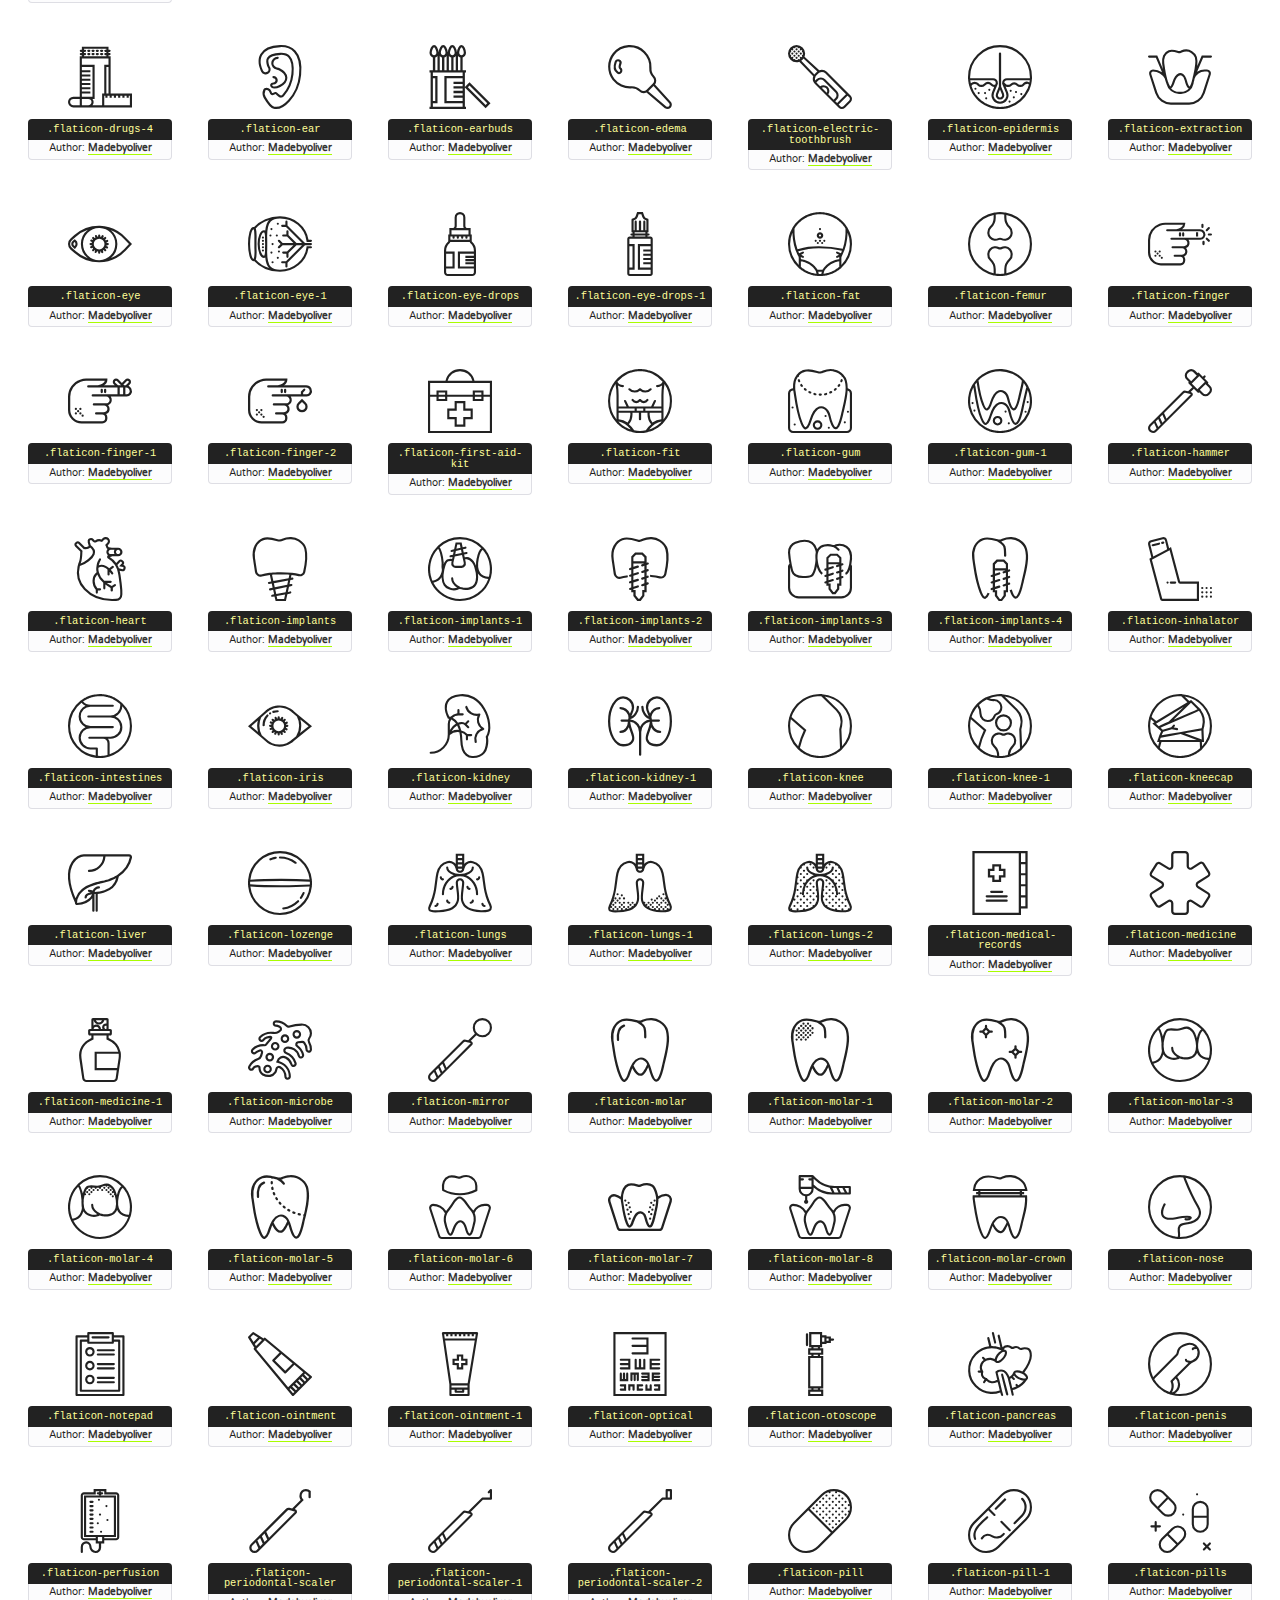
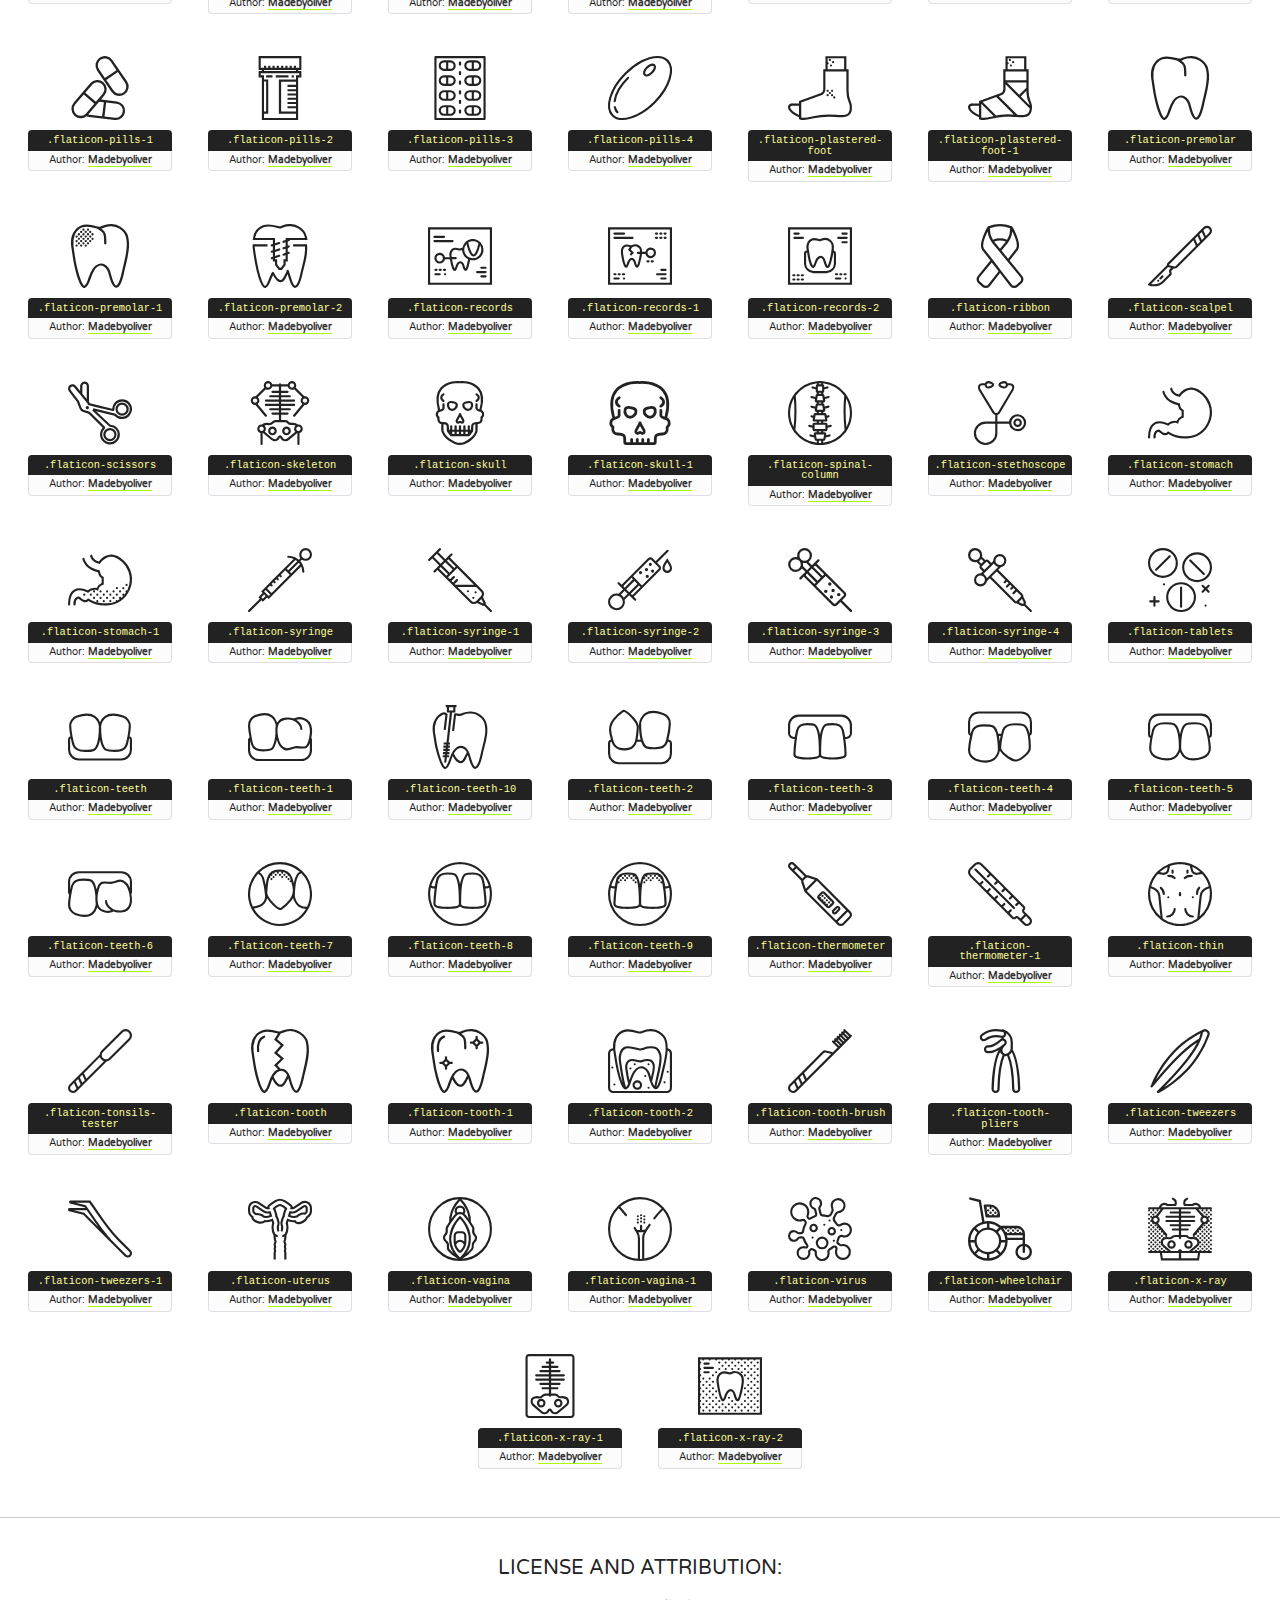
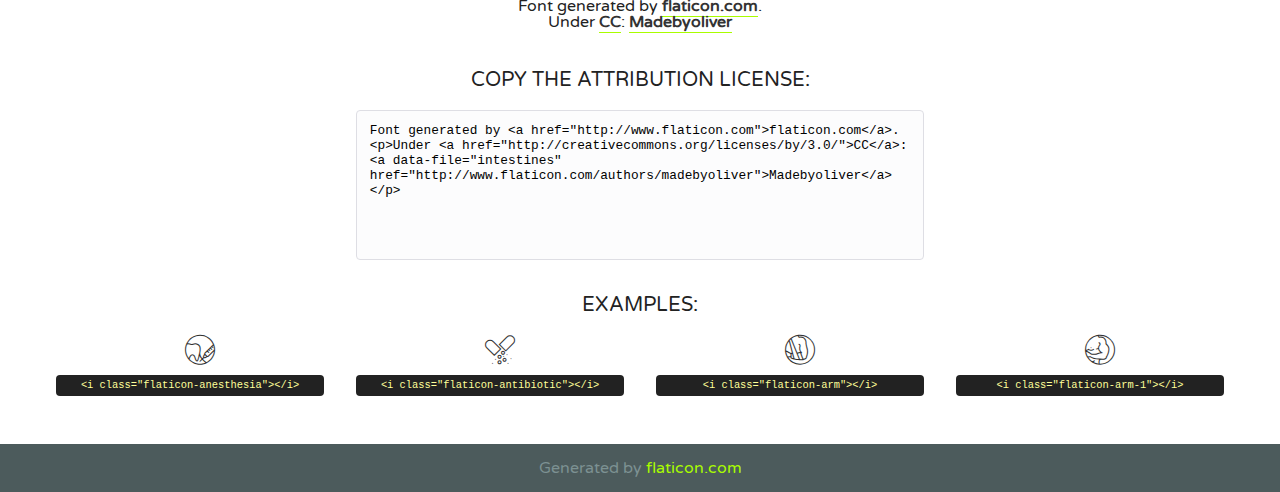
<file: icon-fonts/medical/flaticon.html>
<!DOCTYPE html>
<!--
  Flaticon icon font: Flaticon
  Creation date: 22/06/2016 15:38
-->
<html>
<!DOCTYPE html>
<html>

<head>
    <title>Flaticon WebFont</title>
    <link href="http://fonts.googleapis.com/css?family=Varela+Round" rel="stylesheet" type="text/css" />
    <link rel="stylesheet" type="text/css" href="flaticon.css">
    <meta charset="UTF-8">
    <style>
    html, body, div, span, applet, object, iframe,
    h1, h2, h3, h4, h5, h6, p, blockquote, pre,
    a, abbr, acronym, address, big, cite, code,
    del, dfn, em, img, ins, kbd, q, s, samp,
    small, strike, strong, sub, sup, tt, var,
    b, u, i, center,
    dl, dt, dd, ol, ul, li,
    fieldset, form, label, legend,
    table, caption, tbody, tfoot, thead, tr, th, td,
    article, aside, canvas, details, embed, 
    figure, figcaption, footer, header, hgroup, 
    menu, nav, output, ruby, section, summary,
    time, mark, audio, video {
        margin: 0;
        padding: 0;
        border: 0;
        font-size: 100%;
        font: inherit;
        vertical-align: baseline;
    }
    /* HTML5 display-role reset for older browsers */
    article, aside, details, figcaption, figure, 
    footer, header, hgroup, menu, nav, section {
        display: block;
    }
    body {
        line-height: 1;
    }
    ol, ul {
        list-style: none;
    }
    blockquote, q {
        quotes: none;
    }
    blockquote:before, blockquote:after,
    q:before, q:after {
        content: '';
        content: none;
    }
    table {
        border-collapse: collapse;
        border-spacing: 0;
    }
    body {
        font-family: 'Varela Round', Helvetica, Arial, sans-serif;
        font-size: 16px;
        color: #222;
    }
    a {
        color: #333;
        border-bottom: 1px solid #a9fd00;
        font-weight: bold;
        text-decoration: none;
    }
    * {
        -moz-box-sizing: border-box;
        -webkit-box-sizing: border-box;
        box-sizing: border-box;
        margin: 0;
        padding: 0;
    }
    [class^="flaticon-"]:before, [class*=" flaticon-"]:before, [class^="flaticon-"]:after, [class*=" flaticon-"]:after {
        font-family: Flaticon;
        font-size: 30px;
        font-style: normal;
        margin-left: 20px;
        color: #333;
    }
    .wrapper {
        max-width: 600px;
        margin: auto;
        padding: 0 1em;
    }
    .title {
        font-size: 1.25em;
        text-align: center;
        margin-bottom: 1em;
        text-transform: uppercase;
    }
    header {
        text-align: center;
        background-color: #222;
        color: #fff;
        padding: 1em;
    }
    header .logo {
        width: 210px;
        height: 38px;
        display: inline-block;
        vertical-align: middle;
        margin-right: 1em;
        border: none;
    }
    header strong {
        font-size: 1.95em;
        font-weight: bold;
        vertical-align: middle;
        margin-top: 5px;
        display: inline-block;
    }
    .demo {
        margin: 2em auto;
        line-height: 1.25em;
    }
    .demo ul li {
        margin-bottom: 1em;
    }
    .demo ul li .num {
        color: #222;
        border-radius: 20px;
        display: inline-block;
        width: 26px;
        padding: 3px;
        height: 26px;
        text-align: center;
        margin-right: 0.5em;
        border: 1px solid #222;
    }
    .demo ul li code {
        background-color: #222;
        border-radius: 4px;
        padding: 0.25em 0.5em;
        display: inline-block;
        color: #fff;
        font-family: Consolas,Monaco,Lucida Console,Liberation Mono,DejaVu Sans Mono,Bitstream Vera Sans Mono,Courier New, monospace;
        font-weight: lighter;
        margin-top: 1em;
        font-size: 0.8em;
        word-break: break-all;
    }
    .demo ul li code.big {
        padding: 1em;
        font-size: 0.9em;
    }
    .demo ul li code .red {
        color: #EF3159;
    }
    .demo ul li code .green {
        color: #ACFF65;
    }
    .demo ul li code .yellow {
        color: #FFFF99;
    }
    .demo ul li code .blue {
        color: #99D3FF;
    }
    .demo ul li code .purple {
        color: #A295FF;
    }
    .demo ul li code .dots {
        margin-top: 0.5em;
        display: block;
    }
    #glyphs {
        border-bottom: 1px solid #ccc;
        padding: 2em 0;
        text-align: center;
    }
    .glyph {
        display: inline-block;
        width: 9em;
        margin: 1em;
        text-align: center;
        vertical-align: top;
        background: #FFF;
    }
    .glyph .glyph-icon {
        padding: 10px;
        display: block;
        font-family:"Flaticon";
        font-size: 64px;
        line-height: 1;
    }
    .glyph .glyph-icon:before {
        font-size: 64px;
        color: #222;
        margin-left: 0;
    }
    .class-name {
        font-size: 0.65em;
        background-color: #222;
        color: #fff;
        border-radius: 4px 4px 0 0;
        padding: 0.5em;
        color: #FFFF99;
        font-family: Consolas,Monaco,Lucida Console,Liberation Mono,DejaVu Sans Mono,Bitstream Vera Sans Mono,Courier New, monospace;
    }
    .author-name {
        font-size: 0.6em;
        background-color: #fcfcfd;
        border: 1px solid #DEDEE4;
        border-top: 0;
        border-radius: 0 0 4px 4px;
        padding: 0.5em;
    }
    .class-name:last-child {
        font-size: 10px;
        color:#888;
    }
    .class-name:last-child a {
        font-size: 10px;
        color:#555;
    }
    .class-name:last-child a:hover {
        color:#a9fd00;
    }
    .glyph > input {
        display: block;
        width: 100px;
        margin: 5px auto;
        text-align: center;
        font-size: 12px;
        cursor: text;
    }
    .glyph > input.icon-input {
        font-family:"Flaticon";
        font-size: 16px;
        margin-bottom: 10px;
    }
    .attribution .title {
        margin-top: 2em;
    }
    .attribution textarea {
        background-color: #fcfcfd;
        padding: 1em;
        border: none;
        box-shadow: none;
        border: 1px solid #DEDEE4;
        border-radius: 4px;
        resize: none;
        width: 100%;
        height: 150px;
        font-size: 0.8em;
        font-family: Consolas,Monaco,Lucida Console,Liberation Mono,DejaVu Sans Mono,Bitstream Vera Sans Mono,Courier New, monospace;
        -webkit-appearance: none;
    }
    .iconsuse {
        margin: 2em auto;
        text-align: center;
        max-width: 1200px;
    }
    .iconsuse:after {
        content: '';
        display: table;
        clear: both;
    }
    .iconsuse .image {
        float: left;
        width: 25%;
        padding: 0 1em;
    }
    .iconsuse .image p {
        margin-bottom: 1em;
    }
    .iconsuse .image span {
        display: block;
        font-size: 0.65em;
        background-color: #222;
        color: #fff;
        border-radius: 4px;
        padding: 0.5em;
        color: #FFFF99;
        margin-top: 1em;
        font-family: Consolas,Monaco,Lucida Console,Liberation Mono,DejaVu Sans Mono,Bitstream Vera Sans Mono,Courier New, monospace;
    }
    #footer {
        text-align: center;
        background-color: #4C5B5C;
        color: #7c9192;
        padding: 1em;
    }
    #footer a {
        border: none;
        color: #a9fd00;
        font-weight: normal;
    }
    @media (max-width: 960px) {
        .iconsuse .image {
            width: 50%;
        }
    }
    @media (max-width: 560px) {
        .iconsuse .image {
            width: 100%;
        }
    }
    </style>
</head>

<body class="characters-off">

    <header>
        <a href="http://www.flaticon.com" target="_blank" class="logo">
            <svg version="1.1" xmlns="http://www.w3.org/2000/svg" xmlns:xlink="http://www.w3.org/1999/xlink" xmlns:a="http://ns.adobe.com/AdobeSVGViewerExtensions/3.0/" viewBox="0 0 560.875 102.036" enable-background="new 0 0 560.875 102.036" xml:space="preserve">
                <defs>
                </defs>
                <g>
                    <g class="letters">
                        <path fill="#ffffff" d="M141.596,29.675c0-3.777,2.985-6.767,6.764-6.767h34.438c3.426,0,6.15,2.728,6.15,6.15
                        c0,3.43-2.724,6.149-6.15,6.149h-27.674v13.091h23.719c3.429,0,6.151,2.724,6.151,6.15c0,3.43-2.723,6.149-6.151,6.149h-23.719
                        v17.574c0,3.773-2.986,6.761-6.764,6.761c-3.779,0-6.764-2.989-6.764-6.761V29.675z"></path>
                        <path fill="#ffffff" d="M193.844,29.149c0-3.781,2.985-6.767,6.764-6.767c3.776,0,6.763,2.985,6.763,6.767v42.957h25.039
                        c3.426,0,6.149,2.726,6.149,6.153c0,3.425-2.723,6.15-6.149,6.15h-31.802c-3.779,0-6.764-2.986-6.764-6.768V29.149z"></path>
                        <path fill="#ffffff" d="M241.891,75.71l21.438-48.407c1.492-3.341,4.215-5.357,7.906-5.357h0.792
                        c3.686,0,6.323,2.017,7.815,5.357l21.439,48.407c0.436,0.967,0.701,1.845,0.701,2.723c0,3.602-2.809,6.501-6.414,6.501
                        c-3.161,0-5.269-1.845-6.499-4.655l-4.132-9.661h-27.059l-4.301,10.102c-1.144,2.631-3.426,4.214-6.237,4.214
                        c-3.517,0-6.24-2.81-6.24-6.325C241.1,77.64,241.451,76.677,241.891,75.71z M279.932,58.666l-8.521-20.297l-8.526,20.297H279.932
                        z"></path>
                        <path fill="#ffffff" d="M314.864,35.387H301.86c-3.429,0-6.239-2.813-6.239-6.238c0-3.429,2.811-6.24,6.239-6.24h39.533
                        c3.426,0,6.237,2.811,6.237,6.24c0,3.425-2.811,6.238-6.237,6.238h-13.001v42.785c0,3.773-2.99,6.761-6.764,6.761
                        c-3.779,0-6.764-2.989-6.764-6.761V35.387z"></path>
                        <path fill="#A9FD00" d="M352.615,29.149c0-3.781,2.985-6.767,6.767-6.767c3.774,0,6.761,2.985,6.761,6.767v49.024
                        c0,3.773-2.987,6.761-6.761,6.761c-3.781,0-6.767-2.989-6.767-6.761V29.149z"></path>
                        <path fill="#A9FD00" d="M374.132,53.836v-0.179c0-17.481,13.178-31.801,32.065-31.801c9.22,0,15.459,2.458,20.557,6.238
                        c1.402,1.054,2.637,2.985,2.637,5.357c0,3.692-2.985,6.59-6.681,6.59c-1.845,0-3.071-0.702-4.044-1.319
                        c-3.776-2.813-7.729-4.393-12.562-4.393c-10.364,0-17.831,8.611-17.831,19.154v0.173c0,10.542,7.291,19.329,17.831,19.329
                        c5.715,0,9.492-1.756,13.359-4.834c1.049-0.874,2.458-1.491,4.039-1.491c3.429,0,6.325,2.813,6.325,6.236
                        c0,2.106-1.056,3.78-2.282,4.834c-5.539,4.834-12.036,7.733-21.878,7.733C387.572,85.464,374.132,71.493,374.132,53.836z"></path>
                        <path fill="#A9FD00" d="M433.009,53.836v-0.179c0-17.481,13.79-31.801,32.766-31.801c18.981,0,32.592,14.143,32.592,31.628v0.173
                        c0,17.483-13.785,31.807-32.769,31.807C446.625,85.464,433.009,71.32,433.009,53.836z M484.224,53.836v-0.179
                        c0-10.539-7.725-19.326-18.626-19.326c-10.893,0-18.449,8.611-18.449,19.154v0.173c0,10.542,7.73,19.329,18.626,19.329
                        C476.676,72.986,484.224,64.378,484.224,53.836z"></path>
                        <path fill="#A9FD00" d="M506.233,29.321c0-3.774,2.99-6.763,6.767-6.763h1.401c3.252,0,5.183,1.583,7.029,3.953l26.093,34.265
                        V29.059c0-3.692,2.99-6.677,6.681-6.677c3.683,0,6.671,2.985,6.671,6.677v48.934c0,3.78-2.987,6.765-6.764,6.765h-0.436
                        c-3.257,0-5.188-1.581-7.034-3.953l-27.056-35.492v32.944c0,3.687-2.985,6.676-6.678,6.676c-3.683,0-6.673-2.989-6.673-6.676
                        V29.321z"></path>
                    </g>
                    <g class="insignia">
                        <path fill="#ffffff" d="M48.372,56.137h12.517l11.156-18.537H37.186L25.688,18.539h57.825L94.668,0H9.271
                        C5.925,0,2.842,1.801,1.198,4.716c-1.644,2.907-1.593,6.482,0.134,9.343l50.38,83.501c1.678,2.781,4.689,4.476,7.938,4.476
                        c3.246,0,6.257-1.695,7.935-4.476l2.898-4.804L48.372,56.137z"></path>
                        <g class="i">
                            <path fill="#A9FD00" d="M93.575,18.539h0.031v0.004l21.652,0.004l2.705-4.488c1.727-2.861,1.778-6.436,0.133-9.343
                            C116.454,1.801,113.371,0,110.026,0h-5.294L93.575,18.539z"></path>
                            <polygon fill="#A9FD00" points="88.291,27.356 64.725,66.486 75.519,84.404 109.942,27.356"></polygon>
                        </g>
                    </g>
                </g>
            </svg>
        </a>
        <strong>Font Demo</strong>
    </header>


    <section class="demo wrapper">

        <p class="title">Instructions</p>

        <ul>
            <li>
                <span class="num">1</span>Copy the "Fonts" files and CSS files to your website CSS folder.
            </li>
            <li>
                <span class="num">2</span>Add the CSS link to your website source code on header.
                <code class="big">
                    &lt;<span class="red">head</span>&gt;
                    <br/><span class="dots">...</span>
                    <br/>&lt;<span class="red">link</span> <span class="green">rel</span>=<span class="yellow">"stylesheet"</span> <span class="green">type</span>=<span class="yellow">"text/css"</span> <span class="green">href</span>=<span class="yellow">"your_website_domain/css_root/flaticon.css"</span>&gt;
                    <br/><span class="dots">...</span>
                    <br/>&lt;/<span class="red">head</span>&gt;
                </code>
            </li>

            <li>
                <p>
                    <span class="num">3</span>Use the icon class on <code>"<span class="blue">display</span>:<span class="purple"> inline</span>"</code> elements:
                    <br />
                    Use example: <code>&lt;<span class="red">i</span> <span class="green">class</span>=<span class="yellow">&quot;flaticon-airplane49&quot;</span>&gt;&lt;/<span class="red">i</span>&gt;</code> or <code>&lt;<span class="red">span</span> <span class="green">class</span>=<span class="yellow">&quot;flaticon-airplane49&quot;</span>&gt;&lt;/<span class="red">span</span>&gt;</code>
            </li>
        </ul>

    </section>




   <section id="glyphs">          
    
      
        <div class="glyph"><div class="glyph-icon flaticon-anesthesia"></div>
            <div class="class-name">.flaticon-anesthesia</div>
            <div class="author-name">Author: <a data-file="anesthesia" href="http://www.flaticon.com/authors/madebyoliver">Madebyoliver</a> </div> 
        </div>        
        
        <div class="glyph"><div class="glyph-icon flaticon-antibiotic"></div>
            <div class="class-name">.flaticon-antibiotic</div>
            <div class="author-name">Author: <a data-file="antibiotic" href="http://www.flaticon.com/authors/madebyoliver">Madebyoliver</a> </div> 
        </div>        
        
        <div class="glyph"><div class="glyph-icon flaticon-arm"></div>
            <div class="class-name">.flaticon-arm</div>
            <div class="author-name">Author: <a data-file="arm" href="http://www.flaticon.com/authors/madebyoliver">Madebyoliver</a> </div> 
        </div>        
        
        <div class="glyph"><div class="glyph-icon flaticon-arm-1"></div>
            <div class="class-name">.flaticon-arm-1</div>
            <div class="author-name">Author: <a data-file="arm-1" href="http://www.flaticon.com/authors/madebyoliver">Madebyoliver</a> </div> 
        </div>        
        
        <div class="glyph"><div class="glyph-icon flaticon-articulation"></div>
            <div class="class-name">.flaticon-articulation</div>
            <div class="author-name">Author: <a data-file="articulation" href="http://www.flaticon.com/authors/madebyoliver">Madebyoliver</a> </div> 
        </div>        
        
        <div class="glyph"><div class="glyph-icon flaticon-bacteria"></div>
            <div class="class-name">.flaticon-bacteria</div>
            <div class="author-name">Author: <a data-file="bacteria" href="http://www.flaticon.com/authors/madebyoliver">Madebyoliver</a> </div> 
        </div>        
        
        <div class="glyph"><div class="glyph-icon flaticon-band-aid"></div>
            <div class="class-name">.flaticon-band-aid</div>
            <div class="author-name">Author: <a data-file="band-aid" href="http://www.flaticon.com/authors/madebyoliver">Madebyoliver</a> </div> 
        </div>        
        
        <div class="glyph"><div class="glyph-icon flaticon-blood-sample"></div>
            <div class="class-name">.flaticon-blood-sample</div>
            <div class="author-name">Author: <a data-file="blood-sample" href="http://www.flaticon.com/authors/madebyoliver">Madebyoliver</a> </div> 
        </div>        
        
        <div class="glyph"><div class="glyph-icon flaticon-blood-sample-1"></div>
            <div class="class-name">.flaticon-blood-sample-1</div>
            <div class="author-name">Author: <a data-file="blood-sample-1" href="http://www.flaticon.com/authors/madebyoliver">Madebyoliver</a> </div> 
        </div>        
        
        <div class="glyph"><div class="glyph-icon flaticon-blood-transfusion"></div>
            <div class="class-name">.flaticon-blood-transfusion</div>
            <div class="author-name">Author: <a data-file="blood-transfusion" href="http://www.flaticon.com/authors/madebyoliver">Madebyoliver</a> </div> 
        </div>        
        
        <div class="glyph"><div class="glyph-icon flaticon-bone"></div>
            <div class="class-name">.flaticon-bone</div>
            <div class="author-name">Author: <a data-file="bone" href="http://www.flaticon.com/authors/madebyoliver">Madebyoliver</a> </div> 
        </div>        
        
        <div class="glyph"><div class="glyph-icon flaticon-braces"></div>
            <div class="class-name">.flaticon-braces</div>
            <div class="author-name">Author: <a data-file="braces" href="http://www.flaticon.com/authors/madebyoliver">Madebyoliver</a> </div> 
        </div>        
        
        <div class="glyph"><div class="glyph-icon flaticon-braces-1"></div>
            <div class="class-name">.flaticon-braces-1</div>
            <div class="author-name">Author: <a data-file="braces-1" href="http://www.flaticon.com/authors/madebyoliver">Madebyoliver</a> </div> 
        </div>        
        
        <div class="glyph"><div class="glyph-icon flaticon-braces-2"></div>
            <div class="class-name">.flaticon-braces-2</div>
            <div class="author-name">Author: <a data-file="braces-2" href="http://www.flaticon.com/authors/madebyoliver">Madebyoliver</a> </div> 
        </div>        
        
        <div class="glyph"><div class="glyph-icon flaticon-brain"></div>
            <div class="class-name">.flaticon-brain</div>
            <div class="author-name">Author: <a data-file="brain" href="http://www.flaticon.com/authors/madebyoliver">Madebyoliver</a> </div> 
        </div>        
        
        <div class="glyph"><div class="glyph-icon flaticon-brain-1"></div>
            <div class="class-name">.flaticon-brain-1</div>
            <div class="author-name">Author: <a data-file="brain-1" href="http://www.flaticon.com/authors/madebyoliver">Madebyoliver</a> </div> 
        </div>        
        
        <div class="glyph"><div class="glyph-icon flaticon-brain-2"></div>
            <div class="class-name">.flaticon-brain-2</div>
            <div class="author-name">Author: <a data-file="brain-2" href="http://www.flaticon.com/authors/madebyoliver">Madebyoliver</a> </div> 
        </div>        
        
        <div class="glyph"><div class="glyph-icon flaticon-brain-3"></div>
            <div class="class-name">.flaticon-brain-3</div>
            <div class="author-name">Author: <a data-file="brain-3" href="http://www.flaticon.com/authors/madebyoliver">Madebyoliver</a> </div> 
        </div>        
        
        <div class="glyph"><div class="glyph-icon flaticon-breast"></div>
            <div class="class-name">.flaticon-breast</div>
            <div class="author-name">Author: <a data-file="breast" href="http://www.flaticon.com/authors/madebyoliver">Madebyoliver</a> </div> 
        </div>        
        
        <div class="glyph"><div class="glyph-icon flaticon-breast-1"></div>
            <div class="class-name">.flaticon-breast-1</div>
            <div class="author-name">Author: <a data-file="breast-1" href="http://www.flaticon.com/authors/madebyoliver">Madebyoliver</a> </div> 
        </div>        
        
        <div class="glyph"><div class="glyph-icon flaticon-breast-2"></div>
            <div class="class-name">.flaticon-breast-2</div>
            <div class="author-name">Author: <a data-file="breast-2" href="http://www.flaticon.com/authors/madebyoliver">Madebyoliver</a> </div> 
        </div>        
        
        <div class="glyph"><div class="glyph-icon flaticon-breast-3"></div>
            <div class="class-name">.flaticon-breast-3</div>
            <div class="author-name">Author: <a data-file="breast-3" href="http://www.flaticon.com/authors/madebyoliver">Madebyoliver</a> </div> 
        </div>        
        
        <div class="glyph"><div class="glyph-icon flaticon-breast-4"></div>
            <div class="class-name">.flaticon-breast-4</div>
            <div class="author-name">Author: <a data-file="breast-4" href="http://www.flaticon.com/authors/madebyoliver">Madebyoliver</a> </div> 
        </div>        
        
        <div class="glyph"><div class="glyph-icon flaticon-breast-implant"></div>
            <div class="class-name">.flaticon-breast-implant</div>
            <div class="author-name">Author: <a data-file="breast-implant" href="http://www.flaticon.com/authors/madebyoliver">Madebyoliver</a> </div> 
        </div>        
        
        <div class="glyph"><div class="glyph-icon flaticon-canine"></div>
            <div class="class-name">.flaticon-canine</div>
            <div class="author-name">Author: <a data-file="canine" href="http://www.flaticon.com/authors/madebyoliver">Madebyoliver</a> </div> 
        </div>        
        
        <div class="glyph"><div class="glyph-icon flaticon-canine-1"></div>
            <div class="class-name">.flaticon-canine-1</div>
            <div class="author-name">Author: <a data-file="canine-1" href="http://www.flaticon.com/authors/madebyoliver">Madebyoliver</a> </div> 
        </div>        
        
        <div class="glyph"><div class="glyph-icon flaticon-canine-2"></div>
            <div class="class-name">.flaticon-canine-2</div>
            <div class="author-name">Author: <a data-file="canine-2" href="http://www.flaticon.com/authors/madebyoliver">Madebyoliver</a> </div> 
        </div>        
        
        <div class="glyph"><div class="glyph-icon flaticon-canine-3"></div>
            <div class="class-name">.flaticon-canine-3</div>
            <div class="author-name">Author: <a data-file="canine-3" href="http://www.flaticon.com/authors/madebyoliver">Madebyoliver</a> </div> 
        </div>        
        
        <div class="glyph"><div class="glyph-icon flaticon-cardiogram"></div>
            <div class="class-name">.flaticon-cardiogram</div>
            <div class="author-name">Author: <a data-file="cardiogram" href="http://www.flaticon.com/authors/madebyoliver">Madebyoliver</a> </div> 
        </div>        
        
        <div class="glyph"><div class="glyph-icon flaticon-cardiogram-1"></div>
            <div class="class-name">.flaticon-cardiogram-1</div>
            <div class="author-name">Author: <a data-file="cardiogram-1" href="http://www.flaticon.com/authors/madebyoliver">Madebyoliver</a> </div> 
        </div>        
        
        <div class="glyph"><div class="glyph-icon flaticon-cardiogram-2"></div>
            <div class="class-name">.flaticon-cardiogram-2</div>
            <div class="author-name">Author: <a data-file="cardiogram-2" href="http://www.flaticon.com/authors/madebyoliver">Madebyoliver</a> </div> 
        </div>        
        
        <div class="glyph"><div class="glyph-icon flaticon-caries"></div>
            <div class="class-name">.flaticon-caries</div>
            <div class="author-name">Author: <a data-file="caries" href="http://www.flaticon.com/authors/madebyoliver">Madebyoliver</a> </div> 
        </div>        
        
        <div class="glyph"><div class="glyph-icon flaticon-caries-1"></div>
            <div class="class-name">.flaticon-caries-1</div>
            <div class="author-name">Author: <a data-file="caries-1" href="http://www.flaticon.com/authors/madebyoliver">Madebyoliver</a> </div> 
        </div>        
        
        <div class="glyph"><div class="glyph-icon flaticon-crutches"></div>
            <div class="class-name">.flaticon-crutches</div>
            <div class="author-name">Author: <a data-file="crutches" href="http://www.flaticon.com/authors/madebyoliver">Madebyoliver</a> </div> 
        </div>        
        
        <div class="glyph"><div class="glyph-icon flaticon-dental-drill"></div>
            <div class="class-name">.flaticon-dental-drill</div>
            <div class="author-name">Author: <a data-file="dental-drill" href="http://www.flaticon.com/authors/madebyoliver">Madebyoliver</a> </div> 
        </div>        
        
        <div class="glyph"><div class="glyph-icon flaticon-dental-floss"></div>
            <div class="class-name">.flaticon-dental-floss</div>
            <div class="author-name">Author: <a data-file="dental-floss" href="http://www.flaticon.com/authors/madebyoliver">Madebyoliver</a> </div> 
        </div>        
        
        <div class="glyph"><div class="glyph-icon flaticon-dna"></div>
            <div class="class-name">.flaticon-dna</div>
            <div class="author-name">Author: <a data-file="dna" href="http://www.flaticon.com/authors/madebyoliver">Madebyoliver</a> </div> 
        </div>        
        
        <div class="glyph"><div class="glyph-icon flaticon-dropper"></div>
            <div class="class-name">.flaticon-dropper</div>
            <div class="author-name">Author: <a data-file="dropper" href="http://www.flaticon.com/authors/madebyoliver">Madebyoliver</a> </div> 
        </div>        
        
        <div class="glyph"><div class="glyph-icon flaticon-drugs"></div>
            <div class="class-name">.flaticon-drugs</div>
            <div class="author-name">Author: <a data-file="drugs" href="http://www.flaticon.com/authors/madebyoliver">Madebyoliver</a> </div> 
        </div>        
        
        <div class="glyph"><div class="glyph-icon flaticon-drugs-1"></div>
            <div class="class-name">.flaticon-drugs-1</div>
            <div class="author-name">Author: <a data-file="drugs-1" href="http://www.flaticon.com/authors/madebyoliver">Madebyoliver</a> </div> 
        </div>        
        
        <div class="glyph"><div class="glyph-icon flaticon-drugs-2"></div>
            <div class="class-name">.flaticon-drugs-2</div>
            <div class="author-name">Author: <a data-file="drugs-2" href="http://www.flaticon.com/authors/madebyoliver">Madebyoliver</a> </div> 
        </div>        
        
        <div class="glyph"><div class="glyph-icon flaticon-drugs-3"></div>
            <div class="class-name">.flaticon-drugs-3</div>
            <div class="author-name">Author: <a data-file="drugs-3" href="http://www.flaticon.com/authors/madebyoliver">Madebyoliver</a> </div> 
        </div>        
        
        <div class="glyph"><div class="glyph-icon flaticon-drugs-4"></div>
            <div class="class-name">.flaticon-drugs-4</div>
            <div class="author-name">Author: <a data-file="drugs-4" href="http://www.flaticon.com/authors/madebyoliver">Madebyoliver</a> </div> 
        </div>        
        
        <div class="glyph"><div class="glyph-icon flaticon-ear"></div>
            <div class="class-name">.flaticon-ear</div>
            <div class="author-name">Author: <a data-file="ear" href="http://www.flaticon.com/authors/madebyoliver">Madebyoliver</a> </div> 
        </div>        
        
        <div class="glyph"><div class="glyph-icon flaticon-earbuds"></div>
            <div class="class-name">.flaticon-earbuds</div>
            <div class="author-name">Author: <a data-file="earbuds" href="http://www.flaticon.com/authors/madebyoliver">Madebyoliver</a> </div> 
        </div>        
        
        <div class="glyph"><div class="glyph-icon flaticon-edema"></div>
            <div class="class-name">.flaticon-edema</div>
            <div class="author-name">Author: <a data-file="edema" href="http://www.flaticon.com/authors/madebyoliver">Madebyoliver</a> </div> 
        </div>        
        
        <div class="glyph"><div class="glyph-icon flaticon-electric-toothbrush"></div>
            <div class="class-name">.flaticon-electric-toothbrush</div>
            <div class="author-name">Author: <a data-file="electric-toothbrush" href="http://www.flaticon.com/authors/madebyoliver">Madebyoliver</a> </div> 
        </div>        
        
        <div class="glyph"><div class="glyph-icon flaticon-epidermis"></div>
            <div class="class-name">.flaticon-epidermis</div>
            <div class="author-name">Author: <a data-file="epidermis" href="http://www.flaticon.com/authors/madebyoliver">Madebyoliver</a> </div> 
        </div>        
        
        <div class="glyph"><div class="glyph-icon flaticon-extraction"></div>
            <div class="class-name">.flaticon-extraction</div>
            <div class="author-name">Author: <a data-file="extraction" href="http://www.flaticon.com/authors/madebyoliver">Madebyoliver</a> </div> 
        </div>        
        
        <div class="glyph"><div class="glyph-icon flaticon-eye"></div>
            <div class="class-name">.flaticon-eye</div>
            <div class="author-name">Author: <a data-file="eye" href="http://www.flaticon.com/authors/madebyoliver">Madebyoliver</a> </div> 
        </div>        
        
        <div class="glyph"><div class="glyph-icon flaticon-eye-1"></div>
            <div class="class-name">.flaticon-eye-1</div>
            <div class="author-name">Author: <a data-file="eye-1" href="http://www.flaticon.com/authors/madebyoliver">Madebyoliver</a> </div> 
        </div>        
        
        <div class="glyph"><div class="glyph-icon flaticon-eye-drops"></div>
            <div class="class-name">.flaticon-eye-drops</div>
            <div class="author-name">Author: <a data-file="eye-drops" href="http://www.flaticon.com/authors/madebyoliver">Madebyoliver</a> </div> 
        </div>        
        
        <div class="glyph"><div class="glyph-icon flaticon-eye-drops-1"></div>
            <div class="class-name">.flaticon-eye-drops-1</div>
            <div class="author-name">Author: <a data-file="eye-drops-1" href="http://www.flaticon.com/authors/madebyoliver">Madebyoliver</a> </div> 
        </div>        
        
        <div class="glyph"><div class="glyph-icon flaticon-fat"></div>
            <div class="class-name">.flaticon-fat</div>
            <div class="author-name">Author: <a data-file="fat" href="http://www.flaticon.com/authors/madebyoliver">Madebyoliver</a> </div> 
        </div>        
        
        <div class="glyph"><div class="glyph-icon flaticon-femur"></div>
            <div class="class-name">.flaticon-femur</div>
            <div class="author-name">Author: <a data-file="femur" href="http://www.flaticon.com/authors/madebyoliver">Madebyoliver</a> </div> 
        </div>        
        
        <div class="glyph"><div class="glyph-icon flaticon-finger"></div>
            <div class="class-name">.flaticon-finger</div>
            <div class="author-name">Author: <a data-file="finger" href="http://www.flaticon.com/authors/madebyoliver">Madebyoliver</a> </div> 
        </div>        
        
        <div class="glyph"><div class="glyph-icon flaticon-finger-1"></div>
            <div class="class-name">.flaticon-finger-1</div>
            <div class="author-name">Author: <a data-file="finger-1" href="http://www.flaticon.com/authors/madebyoliver">Madebyoliver</a> </div> 
        </div>        
        
        <div class="glyph"><div class="glyph-icon flaticon-finger-2"></div>
            <div class="class-name">.flaticon-finger-2</div>
            <div class="author-name">Author: <a data-file="finger-2" href="http://www.flaticon.com/authors/madebyoliver">Madebyoliver</a> </div> 
        </div>        
        
        <div class="glyph"><div class="glyph-icon flaticon-first-aid-kit"></div>
            <div class="class-name">.flaticon-first-aid-kit</div>
            <div class="author-name">Author: <a data-file="first-aid-kit" href="http://www.flaticon.com/authors/madebyoliver">Madebyoliver</a> </div> 
        </div>        
        
        <div class="glyph"><div class="glyph-icon flaticon-fit"></div>
            <div class="class-name">.flaticon-fit</div>
            <div class="author-name">Author: <a data-file="fit" href="http://www.flaticon.com/authors/madebyoliver">Madebyoliver</a> </div> 
        </div>        
        
        <div class="glyph"><div class="glyph-icon flaticon-gum"></div>
            <div class="class-name">.flaticon-gum</div>
            <div class="author-name">Author: <a data-file="gum" href="http://www.flaticon.com/authors/madebyoliver">Madebyoliver</a> </div> 
        </div>        
        
        <div class="glyph"><div class="glyph-icon flaticon-gum-1"></div>
            <div class="class-name">.flaticon-gum-1</div>
            <div class="author-name">Author: <a data-file="gum-1" href="http://www.flaticon.com/authors/madebyoliver">Madebyoliver</a> </div> 
        </div>        
        
        <div class="glyph"><div class="glyph-icon flaticon-hammer"></div>
            <div class="class-name">.flaticon-hammer</div>
            <div class="author-name">Author: <a data-file="hammer" href="http://www.flaticon.com/authors/madebyoliver">Madebyoliver</a> </div> 
        </div>        
        
        <div class="glyph"><div class="glyph-icon flaticon-heart"></div>
            <div class="class-name">.flaticon-heart</div>
            <div class="author-name">Author: <a data-file="heart" href="http://www.flaticon.com/authors/madebyoliver">Madebyoliver</a> </div> 
        </div>        
        
        <div class="glyph"><div class="glyph-icon flaticon-implants"></div>
            <div class="class-name">.flaticon-implants</div>
            <div class="author-name">Author: <a data-file="implants" href="http://www.flaticon.com/authors/madebyoliver">Madebyoliver</a> </div> 
        </div>        
        
        <div class="glyph"><div class="glyph-icon flaticon-implants-1"></div>
            <div class="class-name">.flaticon-implants-1</div>
            <div class="author-name">Author: <a data-file="implants-1" href="http://www.flaticon.com/authors/madebyoliver">Madebyoliver</a> </div> 
        </div>        
        
        <div class="glyph"><div class="glyph-icon flaticon-implants-2"></div>
            <div class="class-name">.flaticon-implants-2</div>
            <div class="author-name">Author: <a data-file="implants-2" href="http://www.flaticon.com/authors/madebyoliver">Madebyoliver</a> </div> 
        </div>        
        
        <div class="glyph"><div class="glyph-icon flaticon-implants-3"></div>
            <div class="class-name">.flaticon-implants-3</div>
            <div class="author-name">Author: <a data-file="implants-3" href="http://www.flaticon.com/authors/madebyoliver">Madebyoliver</a> </div> 
        </div>        
        
        <div class="glyph"><div class="glyph-icon flaticon-implants-4"></div>
            <div class="class-name">.flaticon-implants-4</div>
            <div class="author-name">Author: <a data-file="implants-4" href="http://www.flaticon.com/authors/madebyoliver">Madebyoliver</a> </div> 
        </div>        
        
        <div class="glyph"><div class="glyph-icon flaticon-inhalator"></div>
            <div class="class-name">.flaticon-inhalator</div>
            <div class="author-name">Author: <a data-file="inhalator" href="http://www.flaticon.com/authors/madebyoliver">Madebyoliver</a> </div> 
        </div>        
        
        <div class="glyph"><div class="glyph-icon flaticon-intestines"></div>
            <div class="class-name">.flaticon-intestines</div>
            <div class="author-name">Author: <a data-file="intestines" href="http://www.flaticon.com/authors/madebyoliver">Madebyoliver</a> </div> 
        </div>        
        
        <div class="glyph"><div class="glyph-icon flaticon-iris"></div>
            <div class="class-name">.flaticon-iris</div>
            <div class="author-name">Author: <a data-file="iris" href="http://www.flaticon.com/authors/madebyoliver">Madebyoliver</a> </div> 
        </div>        
        
        <div class="glyph"><div class="glyph-icon flaticon-kidney"></div>
            <div class="class-name">.flaticon-kidney</div>
            <div class="author-name">Author: <a data-file="kidney" href="http://www.flaticon.com/authors/madebyoliver">Madebyoliver</a> </div> 
        </div>        
        
        <div class="glyph"><div class="glyph-icon flaticon-kidney-1"></div>
            <div class="class-name">.flaticon-kidney-1</div>
            <div class="author-name">Author: <a data-file="kidney-1" href="http://www.flaticon.com/authors/madebyoliver">Madebyoliver</a> </div> 
        </div>        
        
        <div class="glyph"><div class="glyph-icon flaticon-knee"></div>
            <div class="class-name">.flaticon-knee</div>
            <div class="author-name">Author: <a data-file="knee" href="http://www.flaticon.com/authors/madebyoliver">Madebyoliver</a> </div> 
        </div>        
        
        <div class="glyph"><div class="glyph-icon flaticon-knee-1"></div>
            <div class="class-name">.flaticon-knee-1</div>
            <div class="author-name">Author: <a data-file="knee-1" href="http://www.flaticon.com/authors/madebyoliver">Madebyoliver</a> </div> 
        </div>        
        
        <div class="glyph"><div class="glyph-icon flaticon-kneecap"></div>
            <div class="class-name">.flaticon-kneecap</div>
            <div class="author-name">Author: <a data-file="kneecap" href="http://www.flaticon.com/authors/madebyoliver">Madebyoliver</a> </div> 
        </div>        
        
        <div class="glyph"><div class="glyph-icon flaticon-liver"></div>
            <div class="class-name">.flaticon-liver</div>
            <div class="author-name">Author: <a data-file="liver" href="http://www.flaticon.com/authors/madebyoliver">Madebyoliver</a> </div> 
        </div>        
        
        <div class="glyph"><div class="glyph-icon flaticon-lozenge"></div>
            <div class="class-name">.flaticon-lozenge</div>
            <div class="author-name">Author: <a data-file="lozenge" href="http://www.flaticon.com/authors/madebyoliver">Madebyoliver</a> </div> 
        </div>        
        
        <div class="glyph"><div class="glyph-icon flaticon-lungs"></div>
            <div class="class-name">.flaticon-lungs</div>
            <div class="author-name">Author: <a data-file="lungs" href="http://www.flaticon.com/authors/madebyoliver">Madebyoliver</a> </div> 
        </div>        
        
        <div class="glyph"><div class="glyph-icon flaticon-lungs-1"></div>
            <div class="class-name">.flaticon-lungs-1</div>
            <div class="author-name">Author: <a data-file="lungs-1" href="http://www.flaticon.com/authors/madebyoliver">Madebyoliver</a> </div> 
        </div>        
        
        <div class="glyph"><div class="glyph-icon flaticon-lungs-2"></div>
            <div class="class-name">.flaticon-lungs-2</div>
            <div class="author-name">Author: <a data-file="lungs-2" href="http://www.flaticon.com/authors/madebyoliver">Madebyoliver</a> </div> 
        </div>        
        
        <div class="glyph"><div class="glyph-icon flaticon-medical-records"></div>
            <div class="class-name">.flaticon-medical-records</div>
            <div class="author-name">Author: <a data-file="medical-records" href="http://www.flaticon.com/authors/madebyoliver">Madebyoliver</a> </div> 
        </div>        
        
        <div class="glyph"><div class="glyph-icon flaticon-medicine"></div>
            <div class="class-name">.flaticon-medicine</div>
            <div class="author-name">Author: <a data-file="medicine" href="http://www.flaticon.com/authors/madebyoliver">Madebyoliver</a> </div> 
        </div>        
        
        <div class="glyph"><div class="glyph-icon flaticon-medicine-1"></div>
            <div class="class-name">.flaticon-medicine-1</div>
            <div class="author-name">Author: <a data-file="medicine-1" href="http://www.flaticon.com/authors/madebyoliver">Madebyoliver</a> </div> 
        </div>        
        
        <div class="glyph"><div class="glyph-icon flaticon-microbe"></div>
            <div class="class-name">.flaticon-microbe</div>
            <div class="author-name">Author: <a data-file="microbe" href="http://www.flaticon.com/authors/madebyoliver">Madebyoliver</a> </div> 
        </div>        
        
        <div class="glyph"><div class="glyph-icon flaticon-mirror"></div>
            <div class="class-name">.flaticon-mirror</div>
            <div class="author-name">Author: <a data-file="mirror" href="http://www.flaticon.com/authors/madebyoliver">Madebyoliver</a> </div> 
        </div>        
        
        <div class="glyph"><div class="glyph-icon flaticon-molar"></div>
            <div class="class-name">.flaticon-molar</div>
            <div class="author-name">Author: <a data-file="molar" href="http://www.flaticon.com/authors/madebyoliver">Madebyoliver</a> </div> 
        </div>        
        
        <div class="glyph"><div class="glyph-icon flaticon-molar-1"></div>
            <div class="class-name">.flaticon-molar-1</div>
            <div class="author-name">Author: <a data-file="molar-1" href="http://www.flaticon.com/authors/madebyoliver">Madebyoliver</a> </div> 
        </div>        
        
        <div class="glyph"><div class="glyph-icon flaticon-molar-2"></div>
            <div class="class-name">.flaticon-molar-2</div>
            <div class="author-name">Author: <a data-file="molar-2" href="http://www.flaticon.com/authors/madebyoliver">Madebyoliver</a> </div> 
        </div>        
        
        <div class="glyph"><div class="glyph-icon flaticon-molar-3"></div>
            <div class="class-name">.flaticon-molar-3</div>
            <div class="author-name">Author: <a data-file="molar-3" href="http://www.flaticon.com/authors/madebyoliver">Madebyoliver</a> </div> 
        </div>        
        
        <div class="glyph"><div class="glyph-icon flaticon-molar-4"></div>
            <div class="class-name">.flaticon-molar-4</div>
            <div class="author-name">Author: <a data-file="molar-4" href="http://www.flaticon.com/authors/madebyoliver">Madebyoliver</a> </div> 
        </div>        
        
        <div class="glyph"><div class="glyph-icon flaticon-molar-5"></div>
            <div class="class-name">.flaticon-molar-5</div>
            <div class="author-name">Author: <a data-file="molar-5" href="http://www.flaticon.com/authors/madebyoliver">Madebyoliver</a> </div> 
        </div>        
        
        <div class="glyph"><div class="glyph-icon flaticon-molar-6"></div>
            <div class="class-name">.flaticon-molar-6</div>
            <div class="author-name">Author: <a data-file="molar-6" href="http://www.flaticon.com/authors/madebyoliver">Madebyoliver</a> </div> 
        </div>        
        
        <div class="glyph"><div class="glyph-icon flaticon-molar-7"></div>
            <div class="class-name">.flaticon-molar-7</div>
            <div class="author-name">Author: <a data-file="molar-7" href="http://www.flaticon.com/authors/madebyoliver">Madebyoliver</a> </div> 
        </div>        
        
        <div class="glyph"><div class="glyph-icon flaticon-molar-8"></div>
            <div class="class-name">.flaticon-molar-8</div>
            <div class="author-name">Author: <a data-file="molar-8" href="http://www.flaticon.com/authors/madebyoliver">Madebyoliver</a> </div> 
        </div>        
        
        <div class="glyph"><div class="glyph-icon flaticon-molar-crown"></div>
            <div class="class-name">.flaticon-molar-crown</div>
            <div class="author-name">Author: <a data-file="molar-crown" href="http://www.flaticon.com/authors/madebyoliver">Madebyoliver</a> </div> 
        </div>        
        
        <div class="glyph"><div class="glyph-icon flaticon-nose"></div>
            <div class="class-name">.flaticon-nose</div>
            <div class="author-name">Author: <a data-file="nose" href="http://www.flaticon.com/authors/madebyoliver">Madebyoliver</a> </div> 
        </div>        
        
        <div class="glyph"><div class="glyph-icon flaticon-notepad"></div>
            <div class="class-name">.flaticon-notepad</div>
            <div class="author-name">Author: <a data-file="notepad" href="http://www.flaticon.com/authors/madebyoliver">Madebyoliver</a> </div> 
        </div>        
        
        <div class="glyph"><div class="glyph-icon flaticon-ointment"></div>
            <div class="class-name">.flaticon-ointment</div>
            <div class="author-name">Author: <a data-file="ointment" href="http://www.flaticon.com/authors/madebyoliver">Madebyoliver</a> </div> 
        </div>        
        
        <div class="glyph"><div class="glyph-icon flaticon-ointment-1"></div>
            <div class="class-name">.flaticon-ointment-1</div>
            <div class="author-name">Author: <a data-file="ointment-1" href="http://www.flaticon.com/authors/madebyoliver">Madebyoliver</a> </div> 
        </div>        
        
        <div class="glyph"><div class="glyph-icon flaticon-optical"></div>
            <div class="class-name">.flaticon-optical</div>
            <div class="author-name">Author: <a data-file="optical" href="http://www.flaticon.com/authors/madebyoliver">Madebyoliver</a> </div> 
        </div>        
        
        <div class="glyph"><div class="glyph-icon flaticon-otoscope"></div>
            <div class="class-name">.flaticon-otoscope</div>
            <div class="author-name">Author: <a data-file="otoscope" href="http://www.flaticon.com/authors/madebyoliver">Madebyoliver</a> </div> 
        </div>        
        
        <div class="glyph"><div class="glyph-icon flaticon-pancreas"></div>
            <div class="class-name">.flaticon-pancreas</div>
            <div class="author-name">Author: <a data-file="pancreas" href="http://www.flaticon.com/authors/madebyoliver">Madebyoliver</a> </div> 
        </div>        
        
        <div class="glyph"><div class="glyph-icon flaticon-penis"></div>
            <div class="class-name">.flaticon-penis</div>
            <div class="author-name">Author: <a data-file="penis" href="http://www.flaticon.com/authors/madebyoliver">Madebyoliver</a> </div> 
        </div>        
        
        <div class="glyph"><div class="glyph-icon flaticon-perfusion"></div>
            <div class="class-name">.flaticon-perfusion</div>
            <div class="author-name">Author: <a data-file="perfusion" href="http://www.flaticon.com/authors/madebyoliver">Madebyoliver</a> </div> 
        </div>        
        
        <div class="glyph"><div class="glyph-icon flaticon-periodontal-scaler"></div>
            <div class="class-name">.flaticon-periodontal-scaler</div>
            <div class="author-name">Author: <a data-file="periodontal-scaler" href="http://www.flaticon.com/authors/madebyoliver">Madebyoliver</a> </div> 
        </div>        
        
        <div class="glyph"><div class="glyph-icon flaticon-periodontal-scaler-1"></div>
            <div class="class-name">.flaticon-periodontal-scaler-1</div>
            <div class="author-name">Author: <a data-file="periodontal-scaler-1" href="http://www.flaticon.com/authors/madebyoliver">Madebyoliver</a> </div> 
        </div>        
        
        <div class="glyph"><div class="glyph-icon flaticon-periodontal-scaler-2"></div>
            <div class="class-name">.flaticon-periodontal-scaler-2</div>
            <div class="author-name">Author: <a data-file="periodontal-scaler-2" href="http://www.flaticon.com/authors/madebyoliver">Madebyoliver</a> </div> 
        </div>        
        
        <div class="glyph"><div class="glyph-icon flaticon-pill"></div>
            <div class="class-name">.flaticon-pill</div>
            <div class="author-name">Author: <a data-file="pill" href="http://www.flaticon.com/authors/madebyoliver">Madebyoliver</a> </div> 
        </div>        
        
        <div class="glyph"><div class="glyph-icon flaticon-pill-1"></div>
            <div class="class-name">.flaticon-pill-1</div>
            <div class="author-name">Author: <a data-file="pill-1" href="http://www.flaticon.com/authors/madebyoliver">Madebyoliver</a> </div> 
        </div>        
        
        <div class="glyph"><div class="glyph-icon flaticon-pills"></div>
            <div class="class-name">.flaticon-pills</div>
            <div class="author-name">Author: <a data-file="pills" href="http://www.flaticon.com/authors/madebyoliver">Madebyoliver</a> </div> 
        </div>        
        
        <div class="glyph"><div class="glyph-icon flaticon-pills-1"></div>
            <div class="class-name">.flaticon-pills-1</div>
            <div class="author-name">Author: <a data-file="pills-1" href="http://www.flaticon.com/authors/madebyoliver">Madebyoliver</a> </div> 
        </div>        
        
        <div class="glyph"><div class="glyph-icon flaticon-pills-2"></div>
            <div class="class-name">.flaticon-pills-2</div>
            <div class="author-name">Author: <a data-file="pills-2" href="http://www.flaticon.com/authors/madebyoliver">Madebyoliver</a> </div> 
        </div>        
        
        <div class="glyph"><div class="glyph-icon flaticon-pills-3"></div>
            <div class="class-name">.flaticon-pills-3</div>
            <div class="author-name">Author: <a data-file="pills-3" href="http://www.flaticon.com/authors/madebyoliver">Madebyoliver</a> </div> 
        </div>        
        
        <div class="glyph"><div class="glyph-icon flaticon-pills-4"></div>
            <div class="class-name">.flaticon-pills-4</div>
            <div class="author-name">Author: <a data-file="pills-4" href="http://www.flaticon.com/authors/madebyoliver">Madebyoliver</a> </div> 
        </div>        
        
        <div class="glyph"><div class="glyph-icon flaticon-plastered-foot"></div>
            <div class="class-name">.flaticon-plastered-foot</div>
            <div class="author-name">Author: <a data-file="plastered-foot" href="http://www.flaticon.com/authors/madebyoliver">Madebyoliver</a> </div> 
        </div>        
        
        <div class="glyph"><div class="glyph-icon flaticon-plastered-foot-1"></div>
            <div class="class-name">.flaticon-plastered-foot-1</div>
            <div class="author-name">Author: <a data-file="plastered-foot-1" href="http://www.flaticon.com/authors/madebyoliver">Madebyoliver</a> </div> 
        </div>        
        
        <div class="glyph"><div class="glyph-icon flaticon-premolar"></div>
            <div class="class-name">.flaticon-premolar</div>
            <div class="author-name">Author: <a data-file="premolar" href="http://www.flaticon.com/authors/madebyoliver">Madebyoliver</a> </div> 
        </div>        
        
        <div class="glyph"><div class="glyph-icon flaticon-premolar-1"></div>
            <div class="class-name">.flaticon-premolar-1</div>
            <div class="author-name">Author: <a data-file="premolar-1" href="http://www.flaticon.com/authors/madebyoliver">Madebyoliver</a> </div> 
        </div>        
        
        <div class="glyph"><div class="glyph-icon flaticon-premolar-2"></div>
            <div class="class-name">.flaticon-premolar-2</div>
            <div class="author-name">Author: <a data-file="premolar-2" href="http://www.flaticon.com/authors/madebyoliver">Madebyoliver</a> </div> 
        </div>        
        
        <div class="glyph"><div class="glyph-icon flaticon-records"></div>
            <div class="class-name">.flaticon-records</div>
            <div class="author-name">Author: <a data-file="records" href="http://www.flaticon.com/authors/madebyoliver">Madebyoliver</a> </div> 
        </div>        
        
        <div class="glyph"><div class="glyph-icon flaticon-records-1"></div>
            <div class="class-name">.flaticon-records-1</div>
            <div class="author-name">Author: <a data-file="records-1" href="http://www.flaticon.com/authors/madebyoliver">Madebyoliver</a> </div> 
        </div>        
        
        <div class="glyph"><div class="glyph-icon flaticon-records-2"></div>
            <div class="class-name">.flaticon-records-2</div>
            <div class="author-name">Author: <a data-file="records-2" href="http://www.flaticon.com/authors/madebyoliver">Madebyoliver</a> </div> 
        </div>        
        
        <div class="glyph"><div class="glyph-icon flaticon-ribbon"></div>
            <div class="class-name">.flaticon-ribbon</div>
            <div class="author-name">Author: <a data-file="ribbon" href="http://www.flaticon.com/authors/madebyoliver">Madebyoliver</a> </div> 
        </div>        
        
        <div class="glyph"><div class="glyph-icon flaticon-scalpel"></div>
            <div class="class-name">.flaticon-scalpel</div>
            <div class="author-name">Author: <a data-file="scalpel" href="http://www.flaticon.com/authors/madebyoliver">Madebyoliver</a> </div> 
        </div>        
        
        <div class="glyph"><div class="glyph-icon flaticon-scissors"></div>
            <div class="class-name">.flaticon-scissors</div>
            <div class="author-name">Author: <a data-file="scissors" href="http://www.flaticon.com/authors/madebyoliver">Madebyoliver</a> </div> 
        </div>        
        
        <div class="glyph"><div class="glyph-icon flaticon-skeleton"></div>
            <div class="class-name">.flaticon-skeleton</div>
            <div class="author-name">Author: <a data-file="skeleton" href="http://www.flaticon.com/authors/madebyoliver">Madebyoliver</a> </div> 
        </div>        
        
        <div class="glyph"><div class="glyph-icon flaticon-skull"></div>
            <div class="class-name">.flaticon-skull</div>
            <div class="author-name">Author: <a data-file="skull" href="http://www.flaticon.com/authors/madebyoliver">Madebyoliver</a> </div> 
        </div>        
        
        <div class="glyph"><div class="glyph-icon flaticon-skull-1"></div>
            <div class="class-name">.flaticon-skull-1</div>
            <div class="author-name">Author: <a data-file="skull-1" href="http://www.flaticon.com/authors/madebyoliver">Madebyoliver</a> </div> 
        </div>        
        
        <div class="glyph"><div class="glyph-icon flaticon-spinal-column"></div>
            <div class="class-name">.flaticon-spinal-column</div>
            <div class="author-name">Author: <a data-file="spinal-column" href="http://www.flaticon.com/authors/madebyoliver">Madebyoliver</a> </div> 
        </div>        
        
        <div class="glyph"><div class="glyph-icon flaticon-stethoscope"></div>
            <div class="class-name">.flaticon-stethoscope</div>
            <div class="author-name">Author: <a data-file="stethoscope" href="http://www.flaticon.com/authors/madebyoliver">Madebyoliver</a> </div> 
        </div>        
        
        <div class="glyph"><div class="glyph-icon flaticon-stomach"></div>
            <div class="class-name">.flaticon-stomach</div>
            <div class="author-name">Author: <a data-file="stomach" href="http://www.flaticon.com/authors/madebyoliver">Madebyoliver</a> </div> 
        </div>        
        
        <div class="glyph"><div class="glyph-icon flaticon-stomach-1"></div>
            <div class="class-name">.flaticon-stomach-1</div>
            <div class="author-name">Author: <a data-file="stomach-1" href="http://www.flaticon.com/authors/madebyoliver">Madebyoliver</a> </div> 
        </div>        
        
        <div class="glyph"><div class="glyph-icon flaticon-syringe"></div>
            <div class="class-name">.flaticon-syringe</div>
            <div class="author-name">Author: <a data-file="syringe" href="http://www.flaticon.com/authors/madebyoliver">Madebyoliver</a> </div> 
        </div>        
        
        <div class="glyph"><div class="glyph-icon flaticon-syringe-1"></div>
            <div class="class-name">.flaticon-syringe-1</div>
            <div class="author-name">Author: <a data-file="syringe-1" href="http://www.flaticon.com/authors/madebyoliver">Madebyoliver</a> </div> 
        </div>        
        
        <div class="glyph"><div class="glyph-icon flaticon-syringe-2"></div>
            <div class="class-name">.flaticon-syringe-2</div>
            <div class="author-name">Author: <a data-file="syringe-2" href="http://www.flaticon.com/authors/madebyoliver">Madebyoliver</a> </div> 
        </div>        
        
        <div class="glyph"><div class="glyph-icon flaticon-syringe-3"></div>
            <div class="class-name">.flaticon-syringe-3</div>
            <div class="author-name">Author: <a data-file="syringe-3" href="http://www.flaticon.com/authors/madebyoliver">Madebyoliver</a> </div> 
        </div>        
        
        <div class="glyph"><div class="glyph-icon flaticon-syringe-4"></div>
            <div class="class-name">.flaticon-syringe-4</div>
            <div class="author-name">Author: <a data-file="syringe-4" href="http://www.flaticon.com/authors/madebyoliver">Madebyoliver</a> </div> 
        </div>        
        
        <div class="glyph"><div class="glyph-icon flaticon-tablets"></div>
            <div class="class-name">.flaticon-tablets</div>
            <div class="author-name">Author: <a data-file="tablets" href="http://www.flaticon.com/authors/madebyoliver">Madebyoliver</a> </div> 
        </div>        
        
        <div class="glyph"><div class="glyph-icon flaticon-teeth"></div>
            <div class="class-name">.flaticon-teeth</div>
            <div class="author-name">Author: <a data-file="teeth" href="http://www.flaticon.com/authors/madebyoliver">Madebyoliver</a> </div> 
        </div>        
        
        <div class="glyph"><div class="glyph-icon flaticon-teeth-1"></div>
            <div class="class-name">.flaticon-teeth-1</div>
            <div class="author-name">Author: <a data-file="teeth-1" href="http://www.flaticon.com/authors/madebyoliver">Madebyoliver</a> </div> 
        </div>        
        
        <div class="glyph"><div class="glyph-icon flaticon-teeth-10"></div>
            <div class="class-name">.flaticon-teeth-10</div>
            <div class="author-name">Author: <a data-file="teeth-10" href="http://www.flaticon.com/authors/madebyoliver">Madebyoliver</a> </div> 
        </div>        
        
        <div class="glyph"><div class="glyph-icon flaticon-teeth-2"></div>
            <div class="class-name">.flaticon-teeth-2</div>
            <div class="author-name">Author: <a data-file="teeth-2" href="http://www.flaticon.com/authors/madebyoliver">Madebyoliver</a> </div> 
        </div>        
        
        <div class="glyph"><div class="glyph-icon flaticon-teeth-3"></div>
            <div class="class-name">.flaticon-teeth-3</div>
            <div class="author-name">Author: <a data-file="teeth-3" href="http://www.flaticon.com/authors/madebyoliver">Madebyoliver</a> </div> 
        </div>        
        
        <div class="glyph"><div class="glyph-icon flaticon-teeth-4"></div>
            <div class="class-name">.flaticon-teeth-4</div>
            <div class="author-name">Author: <a data-file="teeth-4" href="http://www.flaticon.com/authors/madebyoliver">Madebyoliver</a> </div> 
        </div>        
        
        <div class="glyph"><div class="glyph-icon flaticon-teeth-5"></div>
            <div class="class-name">.flaticon-teeth-5</div>
            <div class="author-name">Author: <a data-file="teeth-5" href="http://www.flaticon.com/authors/madebyoliver">Madebyoliver</a> </div> 
        </div>        
        
        <div class="glyph"><div class="glyph-icon flaticon-teeth-6"></div>
            <div class="class-name">.flaticon-teeth-6</div>
            <div class="author-name">Author: <a data-file="teeth-6" href="http://www.flaticon.com/authors/madebyoliver">Madebyoliver</a> </div> 
        </div>        
        
        <div class="glyph"><div class="glyph-icon flaticon-teeth-7"></div>
            <div class="class-name">.flaticon-teeth-7</div>
            <div class="author-name">Author: <a data-file="teeth-7" href="http://www.flaticon.com/authors/madebyoliver">Madebyoliver</a> </div> 
        </div>        
        
        <div class="glyph"><div class="glyph-icon flaticon-teeth-8"></div>
            <div class="class-name">.flaticon-teeth-8</div>
            <div class="author-name">Author: <a data-file="teeth-8" href="http://www.flaticon.com/authors/madebyoliver">Madebyoliver</a> </div> 
        </div>        
        
        <div class="glyph"><div class="glyph-icon flaticon-teeth-9"></div>
            <div class="class-name">.flaticon-teeth-9</div>
            <div class="author-name">Author: <a data-file="teeth-9" href="http://www.flaticon.com/authors/madebyoliver">Madebyoliver</a> </div> 
        </div>        
        
        <div class="glyph"><div class="glyph-icon flaticon-thermometer"></div>
            <div class="class-name">.flaticon-thermometer</div>
            <div class="author-name">Author: <a data-file="thermometer" href="http://www.flaticon.com/authors/madebyoliver">Madebyoliver</a> </div> 
        </div>        
        
        <div class="glyph"><div class="glyph-icon flaticon-thermometer-1"></div>
            <div class="class-name">.flaticon-thermometer-1</div>
            <div class="author-name">Author: <a data-file="thermometer-1" href="http://www.flaticon.com/authors/madebyoliver">Madebyoliver</a> </div> 
        </div>        
        
        <div class="glyph"><div class="glyph-icon flaticon-thin"></div>
            <div class="class-name">.flaticon-thin</div>
            <div class="author-name">Author: <a data-file="thin" href="http://www.flaticon.com/authors/madebyoliver">Madebyoliver</a> </div> 
        </div>        
        
        <div class="glyph"><div class="glyph-icon flaticon-tonsils-tester"></div>
            <div class="class-name">.flaticon-tonsils-tester</div>
            <div class="author-name">Author: <a data-file="tonsils-tester" href="http://www.flaticon.com/authors/madebyoliver">Madebyoliver</a> </div> 
        </div>        
        
        <div class="glyph"><div class="glyph-icon flaticon-tooth"></div>
            <div class="class-name">.flaticon-tooth</div>
            <div class="author-name">Author: <a data-file="tooth" href="http://www.flaticon.com/authors/madebyoliver">Madebyoliver</a> </div> 
        </div>        
        
        <div class="glyph"><div class="glyph-icon flaticon-tooth-1"></div>
            <div class="class-name">.flaticon-tooth-1</div>
            <div class="author-name">Author: <a data-file="tooth-1" href="http://www.flaticon.com/authors/madebyoliver">Madebyoliver</a> </div> 
        </div>        
        
        <div class="glyph"><div class="glyph-icon flaticon-tooth-2"></div>
            <div class="class-name">.flaticon-tooth-2</div>
            <div class="author-name">Author: <a data-file="tooth-2" href="http://www.flaticon.com/authors/madebyoliver">Madebyoliver</a> </div> 
        </div>        
        
        <div class="glyph"><div class="glyph-icon flaticon-tooth-brush"></div>
            <div class="class-name">.flaticon-tooth-brush</div>
            <div class="author-name">Author: <a data-file="tooth-brush" href="http://www.flaticon.com/authors/madebyoliver">Madebyoliver</a> </div> 
        </div>        
        
        <div class="glyph"><div class="glyph-icon flaticon-tooth-pliers"></div>
            <div class="class-name">.flaticon-tooth-pliers</div>
            <div class="author-name">Author: <a data-file="tooth-pliers" href="http://www.flaticon.com/authors/madebyoliver">Madebyoliver</a> </div> 
        </div>        
        
        <div class="glyph"><div class="glyph-icon flaticon-tweezers"></div>
            <div class="class-name">.flaticon-tweezers</div>
            <div class="author-name">Author: <a data-file="tweezers" href="http://www.flaticon.com/authors/madebyoliver">Madebyoliver</a> </div> 
        </div>        
        
        <div class="glyph"><div class="glyph-icon flaticon-tweezers-1"></div>
            <div class="class-name">.flaticon-tweezers-1</div>
            <div class="author-name">Author: <a data-file="tweezers-1" href="http://www.flaticon.com/authors/madebyoliver">Madebyoliver</a> </div> 
        </div>        
        
        <div class="glyph"><div class="glyph-icon flaticon-uterus"></div>
            <div class="class-name">.flaticon-uterus</div>
            <div class="author-name">Author: <a data-file="uterus" href="http://www.flaticon.com/authors/madebyoliver">Madebyoliver</a> </div> 
        </div>        
        
        <div class="glyph"><div class="glyph-icon flaticon-vagina"></div>
            <div class="class-name">.flaticon-vagina</div>
            <div class="author-name">Author: <a data-file="vagina" href="http://www.flaticon.com/authors/madebyoliver">Madebyoliver</a> </div> 
        </div>        
        
        <div class="glyph"><div class="glyph-icon flaticon-vagina-1"></div>
            <div class="class-name">.flaticon-vagina-1</div>
            <div class="author-name">Author: <a data-file="vagina-1" href="http://www.flaticon.com/authors/madebyoliver">Madebyoliver</a> </div> 
        </div>        
        
        <div class="glyph"><div class="glyph-icon flaticon-virus"></div>
            <div class="class-name">.flaticon-virus</div>
            <div class="author-name">Author: <a data-file="virus" href="http://www.flaticon.com/authors/madebyoliver">Madebyoliver</a> </div> 
        </div>        
        
        <div class="glyph"><div class="glyph-icon flaticon-wheelchair"></div>
            <div class="class-name">.flaticon-wheelchair</div>
            <div class="author-name">Author: <a data-file="wheelchair" href="http://www.flaticon.com/authors/madebyoliver">Madebyoliver</a> </div> 
        </div>        
        
        <div class="glyph"><div class="glyph-icon flaticon-x-ray"></div>
            <div class="class-name">.flaticon-x-ray</div>
            <div class="author-name">Author: <a data-file="x-ray" href="http://www.flaticon.com/authors/madebyoliver">Madebyoliver</a> </div> 
        </div>        
        
        <div class="glyph"><div class="glyph-icon flaticon-x-ray-1"></div>
            <div class="class-name">.flaticon-x-ray-1</div>
            <div class="author-name">Author: <a data-file="x-ray-1" href="http://www.flaticon.com/authors/madebyoliver">Madebyoliver</a> </div> 
        </div>        
        
        <div class="glyph"><div class="glyph-icon flaticon-x-ray-2"></div>
            <div class="class-name">.flaticon-x-ray-2</div>
            <div class="author-name">Author: <a data-file="x-ray-2" href="http://www.flaticon.com/authors/madebyoliver">Madebyoliver</a> </div> 
        </div>        
        

    </section>



    <section class="attribution wrapper"   style="text-align:center;">

      <div class="title">License and attribution:</div><div class="attrDiv">Font generated by <a href="http://www.flaticon.com">flaticon.com</a>. <div><p>Under <a href="http://creativecommons.org/licenses/by/3.0/">CC</a>: <a data-file="intestines" href="http://www.flaticon.com/authors/madebyoliver">Madebyoliver</a></p>  </div>
      </div>
      <div class="title">Copy the Attribution License:</div>

    <textarea onclick="this.focus();this.select();">Font generated by &lt;a href=&quot;http://www.flaticon.com&quot;&gt;flaticon.com&lt;/a&gt;. <p>Under <a href="http://creativecommons.org/licenses/by/3.0/">CC</a>: <a data-file="intestines" href="http://www.flaticon.com/authors/madebyoliver">Madebyoliver</a></p>  
     </textarea>

    </section>

    <section class="iconsuse">

          <div class="title">Examples:</div>            
             
            <div class="image">
                <p>
                    <i class="glyph-icon flaticon-anesthesia"></i> 
                    <span>&lt;i class=&quot;flaticon-anesthesia&quot;&gt;&lt;/i&gt;</span>
                </p>
            </div>
            
            <div class="image">
                <p>
                    <i class="glyph-icon flaticon-antibiotic"></i> 
                    <span>&lt;i class=&quot;flaticon-antibiotic&quot;&gt;&lt;/i&gt;</span>
                </p>
            </div>
            
            <div class="image">
                <p>
                    <i class="glyph-icon flaticon-arm"></i> 
                    <span>&lt;i class=&quot;flaticon-arm&quot;&gt;&lt;/i&gt;</span>
                </p>
            </div>
            
            <div class="image">
                <p>
                    <i class="glyph-icon flaticon-arm-1"></i> 
                    <span>&lt;i class=&quot;flaticon-arm-1&quot;&gt;&lt;/i&gt;</span>
                </p>
            </div>
                       
        </div>
                            
    </section>

<div id="footer">
    <div>Generated by <a href="http://www.flaticon.com">flaticon.com</a>
    </div>
</div>



</body>
</html>
</file>
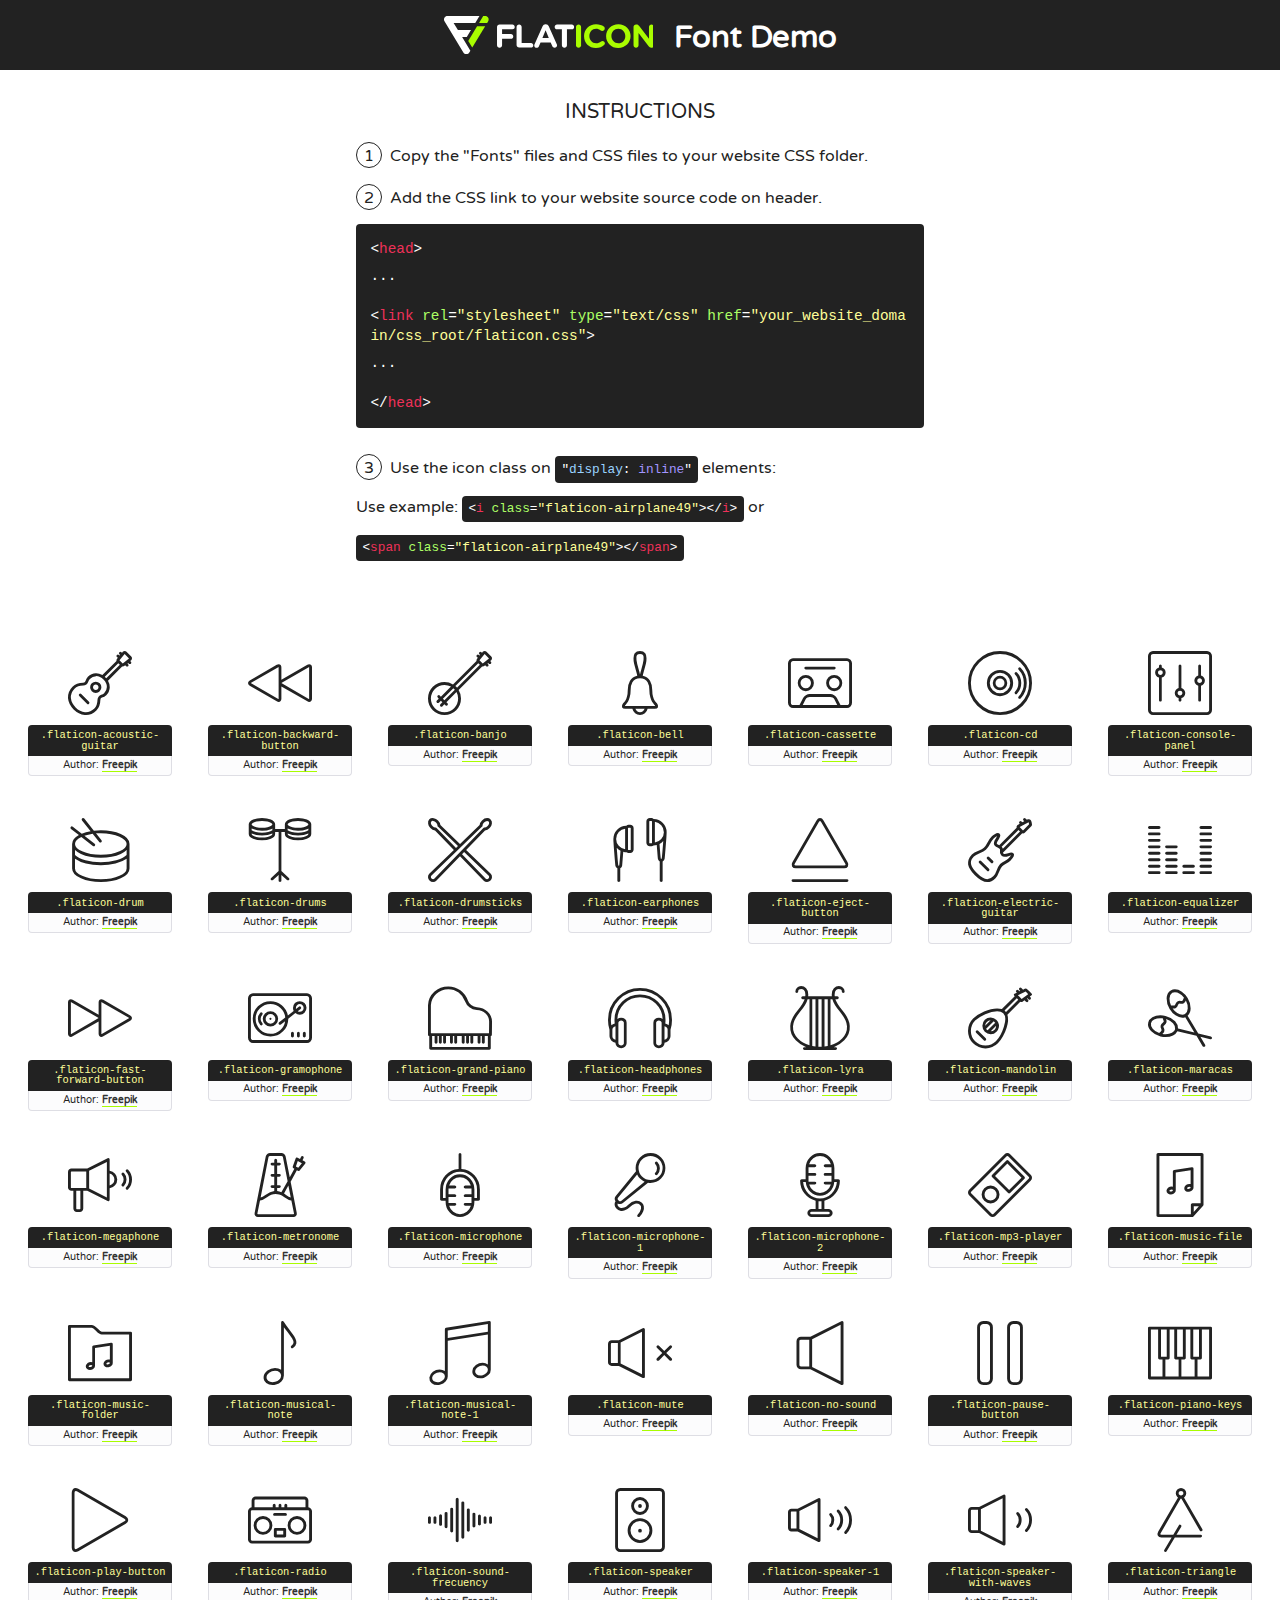
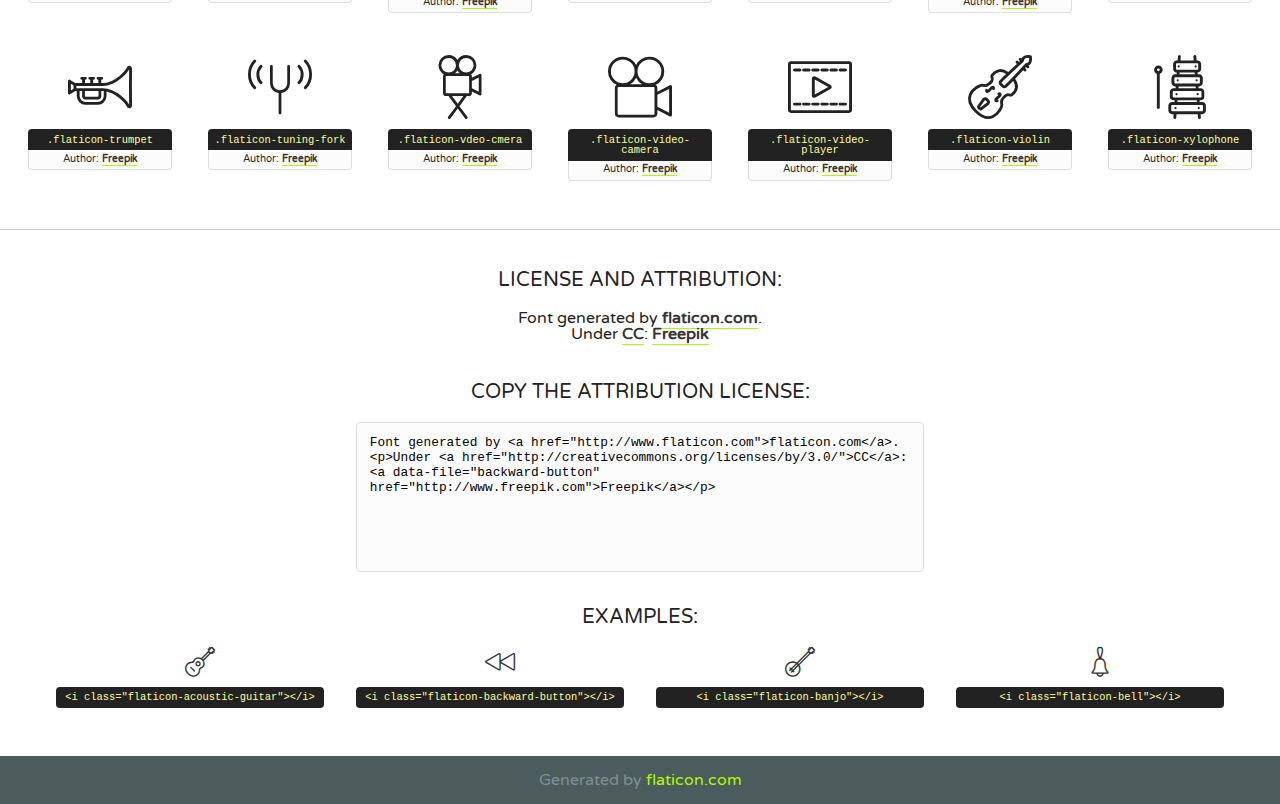
<file: icon-fonts/musician/flaticon.html>
<!DOCTYPE html>
<!--
  Flaticon icon font: Flaticon
  Creation date: 22/06/2016 15:28
-->
<html>
<!DOCTYPE html>
<html>

<head>
    <title>Flaticon WebFont</title>
    <link href="http://fonts.googleapis.com/css?family=Varela+Round" rel="stylesheet" type="text/css" />
    <link rel="stylesheet" type="text/css" href="flaticon.css">
    <meta charset="UTF-8">
    <style>
    html, body, div, span, applet, object, iframe,
    h1, h2, h3, h4, h5, h6, p, blockquote, pre,
    a, abbr, acronym, address, big, cite, code,
    del, dfn, em, img, ins, kbd, q, s, samp,
    small, strike, strong, sub, sup, tt, var,
    b, u, i, center,
    dl, dt, dd, ol, ul, li,
    fieldset, form, label, legend,
    table, caption, tbody, tfoot, thead, tr, th, td,
    article, aside, canvas, details, embed, 
    figure, figcaption, footer, header, hgroup, 
    menu, nav, output, ruby, section, summary,
    time, mark, audio, video {
        margin: 0;
        padding: 0;
        border: 0;
        font-size: 100%;
        font: inherit;
        vertical-align: baseline;
    }
    /* HTML5 display-role reset for older browsers */
    article, aside, details, figcaption, figure, 
    footer, header, hgroup, menu, nav, section {
        display: block;
    }
    body {
        line-height: 1;
    }
    ol, ul {
        list-style: none;
    }
    blockquote, q {
        quotes: none;
    }
    blockquote:before, blockquote:after,
    q:before, q:after {
        content: '';
        content: none;
    }
    table {
        border-collapse: collapse;
        border-spacing: 0;
    }
    body {
        font-family: 'Varela Round', Helvetica, Arial, sans-serif;
        font-size: 16px;
        color: #222;
    }
    a {
        color: #333;
        border-bottom: 1px solid #a9fd00;
        font-weight: bold;
        text-decoration: none;
    }
    * {
        -moz-box-sizing: border-box;
        -webkit-box-sizing: border-box;
        box-sizing: border-box;
        margin: 0;
        padding: 0;
    }
    [class^="flaticon-"]:before, [class*=" flaticon-"]:before, [class^="flaticon-"]:after, [class*=" flaticon-"]:after {
        font-family: Flaticon;
        font-size: 30px;
        font-style: normal;
        margin-left: 20px;
        color: #333;
    }
    .wrapper {
        max-width: 600px;
        margin: auto;
        padding: 0 1em;
    }
    .title {
        font-size: 1.25em;
        text-align: center;
        margin-bottom: 1em;
        text-transform: uppercase;
    }
    header {
        text-align: center;
        background-color: #222;
        color: #fff;
        padding: 1em;
    }
    header .logo {
        width: 210px;
        height: 38px;
        display: inline-block;
        vertical-align: middle;
        margin-right: 1em;
        border: none;
    }
    header strong {
        font-size: 1.95em;
        font-weight: bold;
        vertical-align: middle;
        margin-top: 5px;
        display: inline-block;
    }
    .demo {
        margin: 2em auto;
        line-height: 1.25em;
    }
    .demo ul li {
        margin-bottom: 1em;
    }
    .demo ul li .num {
        color: #222;
        border-radius: 20px;
        display: inline-block;
        width: 26px;
        padding: 3px;
        height: 26px;
        text-align: center;
        margin-right: 0.5em;
        border: 1px solid #222;
    }
    .demo ul li code {
        background-color: #222;
        border-radius: 4px;
        padding: 0.25em 0.5em;
        display: inline-block;
        color: #fff;
        font-family: Consolas,Monaco,Lucida Console,Liberation Mono,DejaVu Sans Mono,Bitstream Vera Sans Mono,Courier New, monospace;
        font-weight: lighter;
        margin-top: 1em;
        font-size: 0.8em;
        word-break: break-all;
    }
    .demo ul li code.big {
        padding: 1em;
        font-size: 0.9em;
    }
    .demo ul li code .red {
        color: #EF3159;
    }
    .demo ul li code .green {
        color: #ACFF65;
    }
    .demo ul li code .yellow {
        color: #FFFF99;
    }
    .demo ul li code .blue {
        color: #99D3FF;
    }
    .demo ul li code .purple {
        color: #A295FF;
    }
    .demo ul li code .dots {
        margin-top: 0.5em;
        display: block;
    }
    #glyphs {
        border-bottom: 1px solid #ccc;
        padding: 2em 0;
        text-align: center;
    }
    .glyph {
        display: inline-block;
        width: 9em;
        margin: 1em;
        text-align: center;
        vertical-align: top;
        background: #FFF;
    }
    .glyph .glyph-icon {
        padding: 10px;
        display: block;
        font-family:"Flaticon";
        font-size: 64px;
        line-height: 1;
    }
    .glyph .glyph-icon:before {
        font-size: 64px;
        color: #222;
        margin-left: 0;
    }
    .class-name {
        font-size: 0.65em;
        background-color: #222;
        color: #fff;
        border-radius: 4px 4px 0 0;
        padding: 0.5em;
        color: #FFFF99;
        font-family: Consolas,Monaco,Lucida Console,Liberation Mono,DejaVu Sans Mono,Bitstream Vera Sans Mono,Courier New, monospace;
    }
    .author-name {
        font-size: 0.6em;
        background-color: #fcfcfd;
        border: 1px solid #DEDEE4;
        border-top: 0;
        border-radius: 0 0 4px 4px;
        padding: 0.5em;
    }
    .class-name:last-child {
        font-size: 10px;
        color:#888;
    }
    .class-name:last-child a {
        font-size: 10px;
        color:#555;
    }
    .class-name:last-child a:hover {
        color:#a9fd00;
    }
    .glyph > input {
        display: block;
        width: 100px;
        margin: 5px auto;
        text-align: center;
        font-size: 12px;
        cursor: text;
    }
    .glyph > input.icon-input {
        font-family:"Flaticon";
        font-size: 16px;
        margin-bottom: 10px;
    }
    .attribution .title {
        margin-top: 2em;
    }
    .attribution textarea {
        background-color: #fcfcfd;
        padding: 1em;
        border: none;
        box-shadow: none;
        border: 1px solid #DEDEE4;
        border-radius: 4px;
        resize: none;
        width: 100%;
        height: 150px;
        font-size: 0.8em;
        font-family: Consolas,Monaco,Lucida Console,Liberation Mono,DejaVu Sans Mono,Bitstream Vera Sans Mono,Courier New, monospace;
        -webkit-appearance: none;
    }
    .iconsuse {
        margin: 2em auto;
        text-align: center;
        max-width: 1200px;
    }
    .iconsuse:after {
        content: '';
        display: table;
        clear: both;
    }
    .iconsuse .image {
        float: left;
        width: 25%;
        padding: 0 1em;
    }
    .iconsuse .image p {
        margin-bottom: 1em;
    }
    .iconsuse .image span {
        display: block;
        font-size: 0.65em;
        background-color: #222;
        color: #fff;
        border-radius: 4px;
        padding: 0.5em;
        color: #FFFF99;
        margin-top: 1em;
        font-family: Consolas,Monaco,Lucida Console,Liberation Mono,DejaVu Sans Mono,Bitstream Vera Sans Mono,Courier New, monospace;
    }
    #footer {
        text-align: center;
        background-color: #4C5B5C;
        color: #7c9192;
        padding: 1em;
    }
    #footer a {
        border: none;
        color: #a9fd00;
        font-weight: normal;
    }
    @media (max-width: 960px) {
        .iconsuse .image {
            width: 50%;
        }
    }
    @media (max-width: 560px) {
        .iconsuse .image {
            width: 100%;
        }
    }
    </style>
</head>

<body class="characters-off">

    <header>
        <a href="http://www.flaticon.com" target="_blank" class="logo">
            <svg version="1.1" xmlns="http://www.w3.org/2000/svg" xmlns:xlink="http://www.w3.org/1999/xlink" xmlns:a="http://ns.adobe.com/AdobeSVGViewerExtensions/3.0/" viewBox="0 0 560.875 102.036" enable-background="new 0 0 560.875 102.036" xml:space="preserve">
                <defs>
                </defs>
                <g>
                    <g class="letters">
                        <path fill="#ffffff" d="M141.596,29.675c0-3.777,2.985-6.767,6.764-6.767h34.438c3.426,0,6.15,2.728,6.15,6.15
                        c0,3.43-2.724,6.149-6.15,6.149h-27.674v13.091h23.719c3.429,0,6.151,2.724,6.151,6.15c0,3.43-2.723,6.149-6.151,6.149h-23.719
                        v17.574c0,3.773-2.986,6.761-6.764,6.761c-3.779,0-6.764-2.989-6.764-6.761V29.675z"></path>
                        <path fill="#ffffff" d="M193.844,29.149c0-3.781,2.985-6.767,6.764-6.767c3.776,0,6.763,2.985,6.763,6.767v42.957h25.039
                        c3.426,0,6.149,2.726,6.149,6.153c0,3.425-2.723,6.15-6.149,6.15h-31.802c-3.779,0-6.764-2.986-6.764-6.768V29.149z"></path>
                        <path fill="#ffffff" d="M241.891,75.71l21.438-48.407c1.492-3.341,4.215-5.357,7.906-5.357h0.792
                        c3.686,0,6.323,2.017,7.815,5.357l21.439,48.407c0.436,0.967,0.701,1.845,0.701,2.723c0,3.602-2.809,6.501-6.414,6.501
                        c-3.161,0-5.269-1.845-6.499-4.655l-4.132-9.661h-27.059l-4.301,10.102c-1.144,2.631-3.426,4.214-6.237,4.214
                        c-3.517,0-6.24-2.81-6.24-6.325C241.1,77.64,241.451,76.677,241.891,75.71z M279.932,58.666l-8.521-20.297l-8.526,20.297H279.932
                        z"></path>
                        <path fill="#ffffff" d="M314.864,35.387H301.86c-3.429,0-6.239-2.813-6.239-6.238c0-3.429,2.811-6.24,6.239-6.24h39.533
                        c3.426,0,6.237,2.811,6.237,6.24c0,3.425-2.811,6.238-6.237,6.238h-13.001v42.785c0,3.773-2.99,6.761-6.764,6.761
                        c-3.779,0-6.764-2.989-6.764-6.761V35.387z"></path>
                        <path fill="#A9FD00" d="M352.615,29.149c0-3.781,2.985-6.767,6.767-6.767c3.774,0,6.761,2.985,6.761,6.767v49.024
                        c0,3.773-2.987,6.761-6.761,6.761c-3.781,0-6.767-2.989-6.767-6.761V29.149z"></path>
                        <path fill="#A9FD00" d="M374.132,53.836v-0.179c0-17.481,13.178-31.801,32.065-31.801c9.22,0,15.459,2.458,20.557,6.238
                        c1.402,1.054,2.637,2.985,2.637,5.357c0,3.692-2.985,6.59-6.681,6.59c-1.845,0-3.071-0.702-4.044-1.319
                        c-3.776-2.813-7.729-4.393-12.562-4.393c-10.364,0-17.831,8.611-17.831,19.154v0.173c0,10.542,7.291,19.329,17.831,19.329
                        c5.715,0,9.492-1.756,13.359-4.834c1.049-0.874,2.458-1.491,4.039-1.491c3.429,0,6.325,2.813,6.325,6.236
                        c0,2.106-1.056,3.78-2.282,4.834c-5.539,4.834-12.036,7.733-21.878,7.733C387.572,85.464,374.132,71.493,374.132,53.836z"></path>
                        <path fill="#A9FD00" d="M433.009,53.836v-0.179c0-17.481,13.79-31.801,32.766-31.801c18.981,0,32.592,14.143,32.592,31.628v0.173
                        c0,17.483-13.785,31.807-32.769,31.807C446.625,85.464,433.009,71.32,433.009,53.836z M484.224,53.836v-0.179
                        c0-10.539-7.725-19.326-18.626-19.326c-10.893,0-18.449,8.611-18.449,19.154v0.173c0,10.542,7.73,19.329,18.626,19.329
                        C476.676,72.986,484.224,64.378,484.224,53.836z"></path>
                        <path fill="#A9FD00" d="M506.233,29.321c0-3.774,2.99-6.763,6.767-6.763h1.401c3.252,0,5.183,1.583,7.029,3.953l26.093,34.265
                        V29.059c0-3.692,2.99-6.677,6.681-6.677c3.683,0,6.671,2.985,6.671,6.677v48.934c0,3.78-2.987,6.765-6.764,6.765h-0.436
                        c-3.257,0-5.188-1.581-7.034-3.953l-27.056-35.492v32.944c0,3.687-2.985,6.676-6.678,6.676c-3.683,0-6.673-2.989-6.673-6.676
                        V29.321z"></path>
                    </g>
                    <g class="insignia">
                        <path fill="#ffffff" d="M48.372,56.137h12.517l11.156-18.537H37.186L25.688,18.539h57.825L94.668,0H9.271
                        C5.925,0,2.842,1.801,1.198,4.716c-1.644,2.907-1.593,6.482,0.134,9.343l50.38,83.501c1.678,2.781,4.689,4.476,7.938,4.476
                        c3.246,0,6.257-1.695,7.935-4.476l2.898-4.804L48.372,56.137z"></path>
                        <g class="i">
                            <path fill="#A9FD00" d="M93.575,18.539h0.031v0.004l21.652,0.004l2.705-4.488c1.727-2.861,1.778-6.436,0.133-9.343
                            C116.454,1.801,113.371,0,110.026,0h-5.294L93.575,18.539z"></path>
                            <polygon fill="#A9FD00" points="88.291,27.356 64.725,66.486 75.519,84.404 109.942,27.356"></polygon>
                        </g>
                    </g>
                </g>
            </svg>
        </a>
        <strong>Font Demo</strong>
    </header>


    <section class="demo wrapper">

        <p class="title">Instructions</p>

        <ul>
            <li>
                <span class="num">1</span>Copy the "Fonts" files and CSS files to your website CSS folder.
            </li>
            <li>
                <span class="num">2</span>Add the CSS link to your website source code on header.
                <code class="big">
                    &lt;<span class="red">head</span>&gt;
                    <br/><span class="dots">...</span>
                    <br/>&lt;<span class="red">link</span> <span class="green">rel</span>=<span class="yellow">"stylesheet"</span> <span class="green">type</span>=<span class="yellow">"text/css"</span> <span class="green">href</span>=<span class="yellow">"your_website_domain/css_root/flaticon.css"</span>&gt;
                    <br/><span class="dots">...</span>
                    <br/>&lt;/<span class="red">head</span>&gt;
                </code>
            </li>

            <li>
                <p>
                    <span class="num">3</span>Use the icon class on <code>"<span class="blue">display</span>:<span class="purple"> inline</span>"</code> elements:
                    <br />
                    Use example: <code>&lt;<span class="red">i</span> <span class="green">class</span>=<span class="yellow">&quot;flaticon-airplane49&quot;</span>&gt;&lt;/<span class="red">i</span>&gt;</code> or <code>&lt;<span class="red">span</span> <span class="green">class</span>=<span class="yellow">&quot;flaticon-airplane49&quot;</span>&gt;&lt;/<span class="red">span</span>&gt;</code>
            </li>
        </ul>

    </section>




   <section id="glyphs">          
    
      
        <div class="glyph"><div class="glyph-icon flaticon-acoustic-guitar"></div>
            <div class="class-name">.flaticon-acoustic-guitar</div>
            <div class="author-name">Author: <a data-file="acoustic-guitar" href="http://www.freepik.com">Freepik</a> </div> 
        </div>        
        
        <div class="glyph"><div class="glyph-icon flaticon-backward-button"></div>
            <div class="class-name">.flaticon-backward-button</div>
            <div class="author-name">Author: <a data-file="backward-button" href="http://www.freepik.com">Freepik</a> </div> 
        </div>        
        
        <div class="glyph"><div class="glyph-icon flaticon-banjo"></div>
            <div class="class-name">.flaticon-banjo</div>
            <div class="author-name">Author: <a data-file="banjo" href="http://www.freepik.com">Freepik</a> </div> 
        </div>        
        
        <div class="glyph"><div class="glyph-icon flaticon-bell"></div>
            <div class="class-name">.flaticon-bell</div>
            <div class="author-name">Author: <a data-file="bell" href="http://www.freepik.com">Freepik</a> </div> 
        </div>        
        
        <div class="glyph"><div class="glyph-icon flaticon-cassette"></div>
            <div class="class-name">.flaticon-cassette</div>
            <div class="author-name">Author: <a data-file="cassette" href="http://www.freepik.com">Freepik</a> </div> 
        </div>        
        
        <div class="glyph"><div class="glyph-icon flaticon-cd"></div>
            <div class="class-name">.flaticon-cd</div>
            <div class="author-name">Author: <a data-file="cd" href="http://www.freepik.com">Freepik</a> </div> 
        </div>        
        
        <div class="glyph"><div class="glyph-icon flaticon-console-panel"></div>
            <div class="class-name">.flaticon-console-panel</div>
            <div class="author-name">Author: <a data-file="console-panel" href="http://www.freepik.com">Freepik</a> </div> 
        </div>        
        
        <div class="glyph"><div class="glyph-icon flaticon-drum"></div>
            <div class="class-name">.flaticon-drum</div>
            <div class="author-name">Author: <a data-file="drum" href="http://www.freepik.com">Freepik</a> </div> 
        </div>        
        
        <div class="glyph"><div class="glyph-icon flaticon-drums"></div>
            <div class="class-name">.flaticon-drums</div>
            <div class="author-name">Author: <a data-file="drums" href="http://www.freepik.com">Freepik</a> </div> 
        </div>        
        
        <div class="glyph"><div class="glyph-icon flaticon-drumsticks"></div>
            <div class="class-name">.flaticon-drumsticks</div>
            <div class="author-name">Author: <a data-file="drumsticks" href="http://www.freepik.com">Freepik</a> </div> 
        </div>        
        
        <div class="glyph"><div class="glyph-icon flaticon-earphones"></div>
            <div class="class-name">.flaticon-earphones</div>
            <div class="author-name">Author: <a data-file="earphones" href="http://www.freepik.com">Freepik</a> </div> 
        </div>        
        
        <div class="glyph"><div class="glyph-icon flaticon-eject-button"></div>
            <div class="class-name">.flaticon-eject-button</div>
            <div class="author-name">Author: <a data-file="eject-button" href="http://www.freepik.com">Freepik</a> </div> 
        </div>        
        
        <div class="glyph"><div class="glyph-icon flaticon-electric-guitar"></div>
            <div class="class-name">.flaticon-electric-guitar</div>
            <div class="author-name">Author: <a data-file="electric-guitar" href="http://www.freepik.com">Freepik</a> </div> 
        </div>        
        
        <div class="glyph"><div class="glyph-icon flaticon-equalizer"></div>
            <div class="class-name">.flaticon-equalizer</div>
            <div class="author-name">Author: <a data-file="equalizer" href="http://www.freepik.com">Freepik</a> </div> 
        </div>        
        
        <div class="glyph"><div class="glyph-icon flaticon-fast-forward-button"></div>
            <div class="class-name">.flaticon-fast-forward-button</div>
            <div class="author-name">Author: <a data-file="fast-forward-button" href="http://www.freepik.com">Freepik</a> </div> 
        </div>        
        
        <div class="glyph"><div class="glyph-icon flaticon-gramophone"></div>
            <div class="class-name">.flaticon-gramophone</div>
            <div class="author-name">Author: <a data-file="gramophone" href="http://www.freepik.com">Freepik</a> </div> 
        </div>        
        
        <div class="glyph"><div class="glyph-icon flaticon-grand-piano"></div>
            <div class="class-name">.flaticon-grand-piano</div>
            <div class="author-name">Author: <a data-file="grand-piano" href="http://www.freepik.com">Freepik</a> </div> 
        </div>        
        
        <div class="glyph"><div class="glyph-icon flaticon-headphones"></div>
            <div class="class-name">.flaticon-headphones</div>
            <div class="author-name">Author: <a data-file="headphones" href="http://www.freepik.com">Freepik</a> </div> 
        </div>        
        
        <div class="glyph"><div class="glyph-icon flaticon-lyra"></div>
            <div class="class-name">.flaticon-lyra</div>
            <div class="author-name">Author: <a data-file="lyra" href="http://www.freepik.com">Freepik</a> </div> 
        </div>        
        
        <div class="glyph"><div class="glyph-icon flaticon-mandolin"></div>
            <div class="class-name">.flaticon-mandolin</div>
            <div class="author-name">Author: <a data-file="mandolin" href="http://www.freepik.com">Freepik</a> </div> 
        </div>        
        
        <div class="glyph"><div class="glyph-icon flaticon-maracas"></div>
            <div class="class-name">.flaticon-maracas</div>
            <div class="author-name">Author: <a data-file="maracas" href="http://www.freepik.com">Freepik</a> </div> 
        </div>        
        
        <div class="glyph"><div class="glyph-icon flaticon-megaphone"></div>
            <div class="class-name">.flaticon-megaphone</div>
            <div class="author-name">Author: <a data-file="megaphone" href="http://www.freepik.com">Freepik</a> </div> 
        </div>        
        
        <div class="glyph"><div class="glyph-icon flaticon-metronome"></div>
            <div class="class-name">.flaticon-metronome</div>
            <div class="author-name">Author: <a data-file="metronome" href="http://www.freepik.com">Freepik</a> </div> 
        </div>        
        
        <div class="glyph"><div class="glyph-icon flaticon-microphone"></div>
            <div class="class-name">.flaticon-microphone</div>
            <div class="author-name">Author: <a data-file="microphone" href="http://www.freepik.com">Freepik</a> </div> 
        </div>        
        
        <div class="glyph"><div class="glyph-icon flaticon-microphone-1"></div>
            <div class="class-name">.flaticon-microphone-1</div>
            <div class="author-name">Author: <a data-file="microphone-1" href="http://www.freepik.com">Freepik</a> </div> 
        </div>        
        
        <div class="glyph"><div class="glyph-icon flaticon-microphone-2"></div>
            <div class="class-name">.flaticon-microphone-2</div>
            <div class="author-name">Author: <a data-file="microphone-2" href="http://www.freepik.com">Freepik</a> </div> 
        </div>        
        
        <div class="glyph"><div class="glyph-icon flaticon-mp3-player"></div>
            <div class="class-name">.flaticon-mp3-player</div>
            <div class="author-name">Author: <a data-file="mp3-player" href="http://www.freepik.com">Freepik</a> </div> 
        </div>        
        
        <div class="glyph"><div class="glyph-icon flaticon-music-file"></div>
            <div class="class-name">.flaticon-music-file</div>
            <div class="author-name">Author: <a data-file="music-file" href="http://www.freepik.com">Freepik</a> </div> 
        </div>        
        
        <div class="glyph"><div class="glyph-icon flaticon-music-folder"></div>
            <div class="class-name">.flaticon-music-folder</div>
            <div class="author-name">Author: <a data-file="music-folder" href="http://www.freepik.com">Freepik</a> </div> 
        </div>        
        
        <div class="glyph"><div class="glyph-icon flaticon-musical-note"></div>
            <div class="class-name">.flaticon-musical-note</div>
            <div class="author-name">Author: <a data-file="musical-note" href="http://www.freepik.com">Freepik</a> </div> 
        </div>        
        
        <div class="glyph"><div class="glyph-icon flaticon-musical-note-1"></div>
            <div class="class-name">.flaticon-musical-note-1</div>
            <div class="author-name">Author: <a data-file="musical-note-1" href="http://www.freepik.com">Freepik</a> </div> 
        </div>        
        
        <div class="glyph"><div class="glyph-icon flaticon-mute"></div>
            <div class="class-name">.flaticon-mute</div>
            <div class="author-name">Author: <a data-file="mute" href="http://www.freepik.com">Freepik</a> </div> 
        </div>        
        
        <div class="glyph"><div class="glyph-icon flaticon-no-sound"></div>
            <div class="class-name">.flaticon-no-sound</div>
            <div class="author-name">Author: <a data-file="no-sound" href="http://www.freepik.com">Freepik</a> </div> 
        </div>        
        
        <div class="glyph"><div class="glyph-icon flaticon-pause-button"></div>
            <div class="class-name">.flaticon-pause-button</div>
            <div class="author-name">Author: <a data-file="pause-button" href="http://www.freepik.com">Freepik</a> </div> 
        </div>        
        
        <div class="glyph"><div class="glyph-icon flaticon-piano-keys"></div>
            <div class="class-name">.flaticon-piano-keys</div>
            <div class="author-name">Author: <a data-file="piano-keys" href="http://www.freepik.com">Freepik</a> </div> 
        </div>        
        
        <div class="glyph"><div class="glyph-icon flaticon-play-button"></div>
            <div class="class-name">.flaticon-play-button</div>
            <div class="author-name">Author: <a data-file="play-button" href="http://www.freepik.com">Freepik</a> </div> 
        </div>        
        
        <div class="glyph"><div class="glyph-icon flaticon-radio"></div>
            <div class="class-name">.flaticon-radio</div>
            <div class="author-name">Author: <a data-file="radio" href="http://www.freepik.com">Freepik</a> </div> 
        </div>        
        
        <div class="glyph"><div class="glyph-icon flaticon-sound-frecuency"></div>
            <div class="class-name">.flaticon-sound-frecuency</div>
            <div class="author-name">Author: <a data-file="sound-frecuency" href="http://www.freepik.com">Freepik</a> </div> 
        </div>        
        
        <div class="glyph"><div class="glyph-icon flaticon-speaker"></div>
            <div class="class-name">.flaticon-speaker</div>
            <div class="author-name">Author: <a data-file="speaker" href="http://www.freepik.com">Freepik</a> </div> 
        </div>        
        
        <div class="glyph"><div class="glyph-icon flaticon-speaker-1"></div>
            <div class="class-name">.flaticon-speaker-1</div>
            <div class="author-name">Author: <a data-file="speaker-1" href="http://www.freepik.com">Freepik</a> </div> 
        </div>        
        
        <div class="glyph"><div class="glyph-icon flaticon-speaker-with-waves"></div>
            <div class="class-name">.flaticon-speaker-with-waves</div>
            <div class="author-name">Author: <a data-file="speaker-with-waves" href="http://www.freepik.com">Freepik</a> </div> 
        </div>        
        
        <div class="glyph"><div class="glyph-icon flaticon-triangle"></div>
            <div class="class-name">.flaticon-triangle</div>
            <div class="author-name">Author: <a data-file="triangle" href="http://www.freepik.com">Freepik</a> </div> 
        </div>        
        
        <div class="glyph"><div class="glyph-icon flaticon-trumpet"></div>
            <div class="class-name">.flaticon-trumpet</div>
            <div class="author-name">Author: <a data-file="trumpet" href="http://www.freepik.com">Freepik</a> </div> 
        </div>        
        
        <div class="glyph"><div class="glyph-icon flaticon-tuning-fork"></div>
            <div class="class-name">.flaticon-tuning-fork</div>
            <div class="author-name">Author: <a data-file="tuning-fork" href="http://www.freepik.com">Freepik</a> </div> 
        </div>        
        
        <div class="glyph"><div class="glyph-icon flaticon-vdeo-cmera"></div>
            <div class="class-name">.flaticon-vdeo-cmera</div>
            <div class="author-name">Author: <a data-file="vdeo-cmera" href="http://www.freepik.com">Freepik</a> </div> 
        </div>        
        
        <div class="glyph"><div class="glyph-icon flaticon-video-camera"></div>
            <div class="class-name">.flaticon-video-camera</div>
            <div class="author-name">Author: <a data-file="video-camera" href="http://www.freepik.com">Freepik</a> </div> 
        </div>        
        
        <div class="glyph"><div class="glyph-icon flaticon-video-player"></div>
            <div class="class-name">.flaticon-video-player</div>
            <div class="author-name">Author: <a data-file="video-player" href="http://www.freepik.com">Freepik</a> </div> 
        </div>        
        
        <div class="glyph"><div class="glyph-icon flaticon-violin"></div>
            <div class="class-name">.flaticon-violin</div>
            <div class="author-name">Author: <a data-file="violin" href="http://www.freepik.com">Freepik</a> </div> 
        </div>        
        
        <div class="glyph"><div class="glyph-icon flaticon-xylophone"></div>
            <div class="class-name">.flaticon-xylophone</div>
            <div class="author-name">Author: <a data-file="xylophone" href="http://www.freepik.com">Freepik</a> </div> 
        </div>        
        

    </section>



    <section class="attribution wrapper"   style="text-align:center;">

      <div class="title">License and attribution:</div><div class="attrDiv">Font generated by <a href="http://www.flaticon.com">flaticon.com</a>. <div><p>Under <a href="http://creativecommons.org/licenses/by/3.0/">CC</a>: <a data-file="backward-button" href="http://www.freepik.com">Freepik</a></p>  </div>
      </div>
      <div class="title">Copy the Attribution License:</div>

    <textarea onclick="this.focus();this.select();">Font generated by &lt;a href=&quot;http://www.flaticon.com&quot;&gt;flaticon.com&lt;/a&gt;. <p>Under <a href="http://creativecommons.org/licenses/by/3.0/">CC</a>: <a data-file="backward-button" href="http://www.freepik.com">Freepik</a></p>  
     </textarea>

    </section>

    <section class="iconsuse">

          <div class="title">Examples:</div>            
             
            <div class="image">
                <p>
                    <i class="glyph-icon flaticon-acoustic-guitar"></i> 
                    <span>&lt;i class=&quot;flaticon-acoustic-guitar&quot;&gt;&lt;/i&gt;</span>
                </p>
            </div>
            
            <div class="image">
                <p>
                    <i class="glyph-icon flaticon-backward-button"></i> 
                    <span>&lt;i class=&quot;flaticon-backward-button&quot;&gt;&lt;/i&gt;</span>
                </p>
            </div>
            
            <div class="image">
                <p>
                    <i class="glyph-icon flaticon-banjo"></i> 
                    <span>&lt;i class=&quot;flaticon-banjo&quot;&gt;&lt;/i&gt;</span>
                </p>
            </div>
            
            <div class="image">
                <p>
                    <i class="glyph-icon flaticon-bell"></i> 
                    <span>&lt;i class=&quot;flaticon-bell&quot;&gt;&lt;/i&gt;</span>
                </p>
            </div>
                       
        </div>
                            
    </section>

<div id="footer">
    <div>Generated by <a href="http://www.flaticon.com">flaticon.com</a>
    </div>
</div>



</body>
</html>
</file>
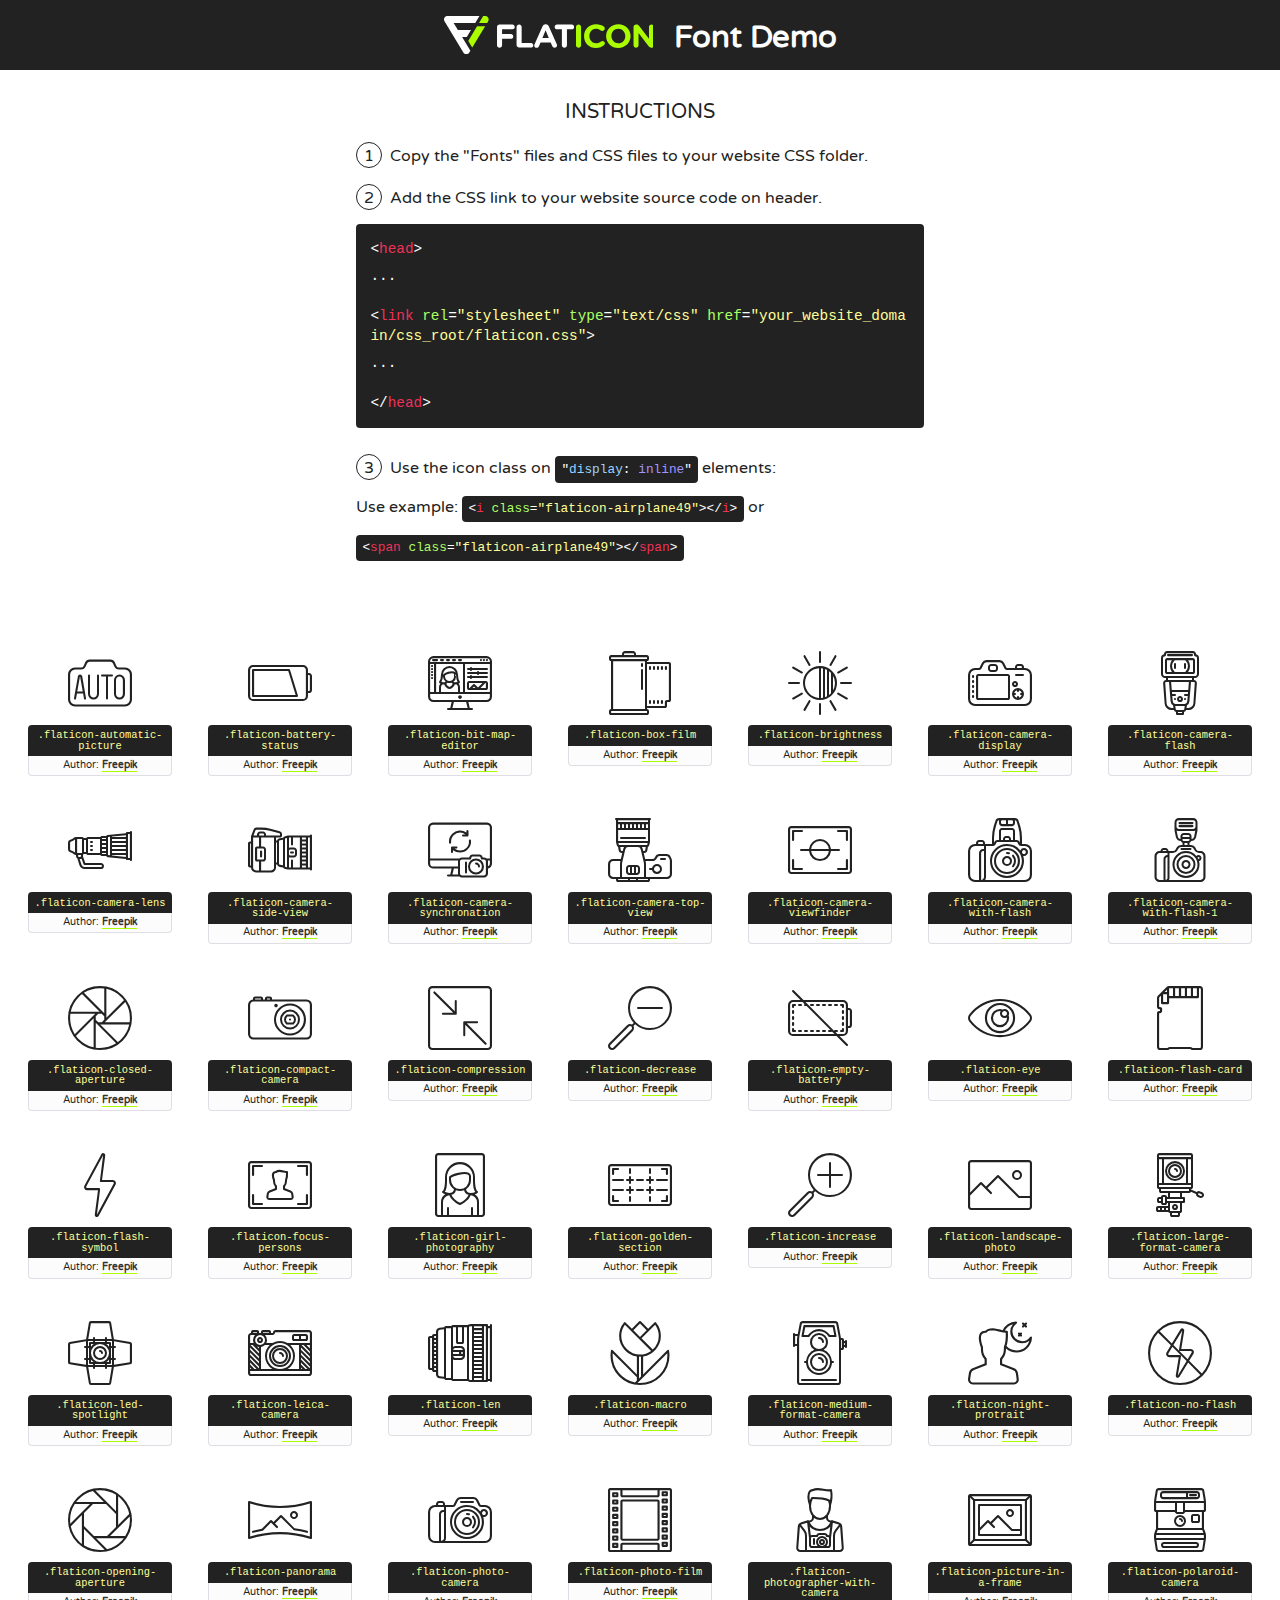
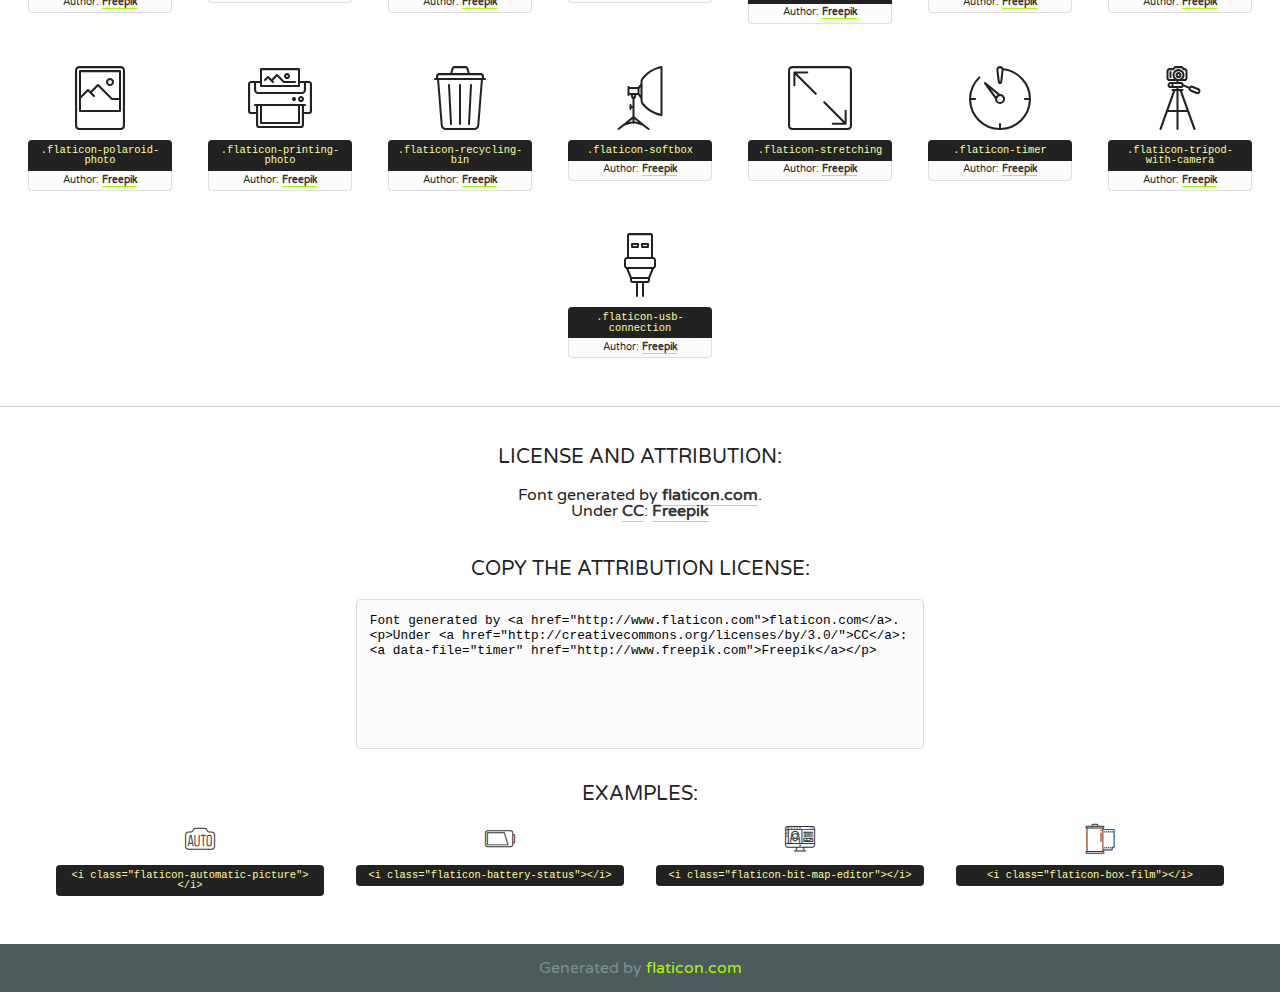
<file: icon-fonts/photography/flaticon.html>
<!DOCTYPE html>
<!--
  Flaticon icon font: Flaticon
  Creation date: 22/06/2016 15:28
-->
<html>
<!DOCTYPE html>
<html>

<head>
    <title>Flaticon WebFont</title>
    <link href="http://fonts.googleapis.com/css?family=Varela+Round" rel="stylesheet" type="text/css" />
    <link rel="stylesheet" type="text/css" href="flaticon.css">
    <meta charset="UTF-8">
    <style>
    html, body, div, span, applet, object, iframe,
    h1, h2, h3, h4, h5, h6, p, blockquote, pre,
    a, abbr, acronym, address, big, cite, code,
    del, dfn, em, img, ins, kbd, q, s, samp,
    small, strike, strong, sub, sup, tt, var,
    b, u, i, center,
    dl, dt, dd, ol, ul, li,
    fieldset, form, label, legend,
    table, caption, tbody, tfoot, thead, tr, th, td,
    article, aside, canvas, details, embed, 
    figure, figcaption, footer, header, hgroup, 
    menu, nav, output, ruby, section, summary,
    time, mark, audio, video {
        margin: 0;
        padding: 0;
        border: 0;
        font-size: 100%;
        font: inherit;
        vertical-align: baseline;
    }
    /* HTML5 display-role reset for older browsers */
    article, aside, details, figcaption, figure, 
    footer, header, hgroup, menu, nav, section {
        display: block;
    }
    body {
        line-height: 1;
    }
    ol, ul {
        list-style: none;
    }
    blockquote, q {
        quotes: none;
    }
    blockquote:before, blockquote:after,
    q:before, q:after {
        content: '';
        content: none;
    }
    table {
        border-collapse: collapse;
        border-spacing: 0;
    }
    body {
        font-family: 'Varela Round', Helvetica, Arial, sans-serif;
        font-size: 16px;
        color: #222;
    }
    a {
        color: #333;
        border-bottom: 1px solid #a9fd00;
        font-weight: bold;
        text-decoration: none;
    }
    * {
        -moz-box-sizing: border-box;
        -webkit-box-sizing: border-box;
        box-sizing: border-box;
        margin: 0;
        padding: 0;
    }
    [class^="flaticon-"]:before, [class*=" flaticon-"]:before, [class^="flaticon-"]:after, [class*=" flaticon-"]:after {
        font-family: Flaticon;
        font-size: 30px;
        font-style: normal;
        margin-left: 20px;
        color: #333;
    }
    .wrapper {
        max-width: 600px;
        margin: auto;
        padding: 0 1em;
    }
    .title {
        font-size: 1.25em;
        text-align: center;
        margin-bottom: 1em;
        text-transform: uppercase;
    }
    header {
        text-align: center;
        background-color: #222;
        color: #fff;
        padding: 1em;
    }
    header .logo {
        width: 210px;
        height: 38px;
        display: inline-block;
        vertical-align: middle;
        margin-right: 1em;
        border: none;
    }
    header strong {
        font-size: 1.95em;
        font-weight: bold;
        vertical-align: middle;
        margin-top: 5px;
        display: inline-block;
    }
    .demo {
        margin: 2em auto;
        line-height: 1.25em;
    }
    .demo ul li {
        margin-bottom: 1em;
    }
    .demo ul li .num {
        color: #222;
        border-radius: 20px;
        display: inline-block;
        width: 26px;
        padding: 3px;
        height: 26px;
        text-align: center;
        margin-right: 0.5em;
        border: 1px solid #222;
    }
    .demo ul li code {
        background-color: #222;
        border-radius: 4px;
        padding: 0.25em 0.5em;
        display: inline-block;
        color: #fff;
        font-family: Consolas,Monaco,Lucida Console,Liberation Mono,DejaVu Sans Mono,Bitstream Vera Sans Mono,Courier New, monospace;
        font-weight: lighter;
        margin-top: 1em;
        font-size: 0.8em;
        word-break: break-all;
    }
    .demo ul li code.big {
        padding: 1em;
        font-size: 0.9em;
    }
    .demo ul li code .red {
        color: #EF3159;
    }
    .demo ul li code .green {
        color: #ACFF65;
    }
    .demo ul li code .yellow {
        color: #FFFF99;
    }
    .demo ul li code .blue {
        color: #99D3FF;
    }
    .demo ul li code .purple {
        color: #A295FF;
    }
    .demo ul li code .dots {
        margin-top: 0.5em;
        display: block;
    }
    #glyphs {
        border-bottom: 1px solid #ccc;
        padding: 2em 0;
        text-align: center;
    }
    .glyph {
        display: inline-block;
        width: 9em;
        margin: 1em;
        text-align: center;
        vertical-align: top;
        background: #FFF;
    }
    .glyph .glyph-icon {
        padding: 10px;
        display: block;
        font-family:"Flaticon";
        font-size: 64px;
        line-height: 1;
    }
    .glyph .glyph-icon:before {
        font-size: 64px;
        color: #222;
        margin-left: 0;
    }
    .class-name {
        font-size: 0.65em;
        background-color: #222;
        color: #fff;
        border-radius: 4px 4px 0 0;
        padding: 0.5em;
        color: #FFFF99;
        font-family: Consolas,Monaco,Lucida Console,Liberation Mono,DejaVu Sans Mono,Bitstream Vera Sans Mono,Courier New, monospace;
    }
    .author-name {
        font-size: 0.6em;
        background-color: #fcfcfd;
        border: 1px solid #DEDEE4;
        border-top: 0;
        border-radius: 0 0 4px 4px;
        padding: 0.5em;
    }
    .class-name:last-child {
        font-size: 10px;
        color:#888;
    }
    .class-name:last-child a {
        font-size: 10px;
        color:#555;
    }
    .class-name:last-child a:hover {
        color:#a9fd00;
    }
    .glyph > input {
        display: block;
        width: 100px;
        margin: 5px auto;
        text-align: center;
        font-size: 12px;
        cursor: text;
    }
    .glyph > input.icon-input {
        font-family:"Flaticon";
        font-size: 16px;
        margin-bottom: 10px;
    }
    .attribution .title {
        margin-top: 2em;
    }
    .attribution textarea {
        background-color: #fcfcfd;
        padding: 1em;
        border: none;
        box-shadow: none;
        border: 1px solid #DEDEE4;
        border-radius: 4px;
        resize: none;
        width: 100%;
        height: 150px;
        font-size: 0.8em;
        font-family: Consolas,Monaco,Lucida Console,Liberation Mono,DejaVu Sans Mono,Bitstream Vera Sans Mono,Courier New, monospace;
        -webkit-appearance: none;
    }
    .iconsuse {
        margin: 2em auto;
        text-align: center;
        max-width: 1200px;
    }
    .iconsuse:after {
        content: '';
        display: table;
        clear: both;
    }
    .iconsuse .image {
        float: left;
        width: 25%;
        padding: 0 1em;
    }
    .iconsuse .image p {
        margin-bottom: 1em;
    }
    .iconsuse .image span {
        display: block;
        font-size: 0.65em;
        background-color: #222;
        color: #fff;
        border-radius: 4px;
        padding: 0.5em;
        color: #FFFF99;
        margin-top: 1em;
        font-family: Consolas,Monaco,Lucida Console,Liberation Mono,DejaVu Sans Mono,Bitstream Vera Sans Mono,Courier New, monospace;
    }
    #footer {
        text-align: center;
        background-color: #4C5B5C;
        color: #7c9192;
        padding: 1em;
    }
    #footer a {
        border: none;
        color: #a9fd00;
        font-weight: normal;
    }
    @media (max-width: 960px) {
        .iconsuse .image {
            width: 50%;
        }
    }
    @media (max-width: 560px) {
        .iconsuse .image {
            width: 100%;
        }
    }
    </style>
</head>

<body class="characters-off">

    <header>
        <a href="http://www.flaticon.com" target="_blank" class="logo">
            <svg version="1.1" xmlns="http://www.w3.org/2000/svg" xmlns:xlink="http://www.w3.org/1999/xlink" xmlns:a="http://ns.adobe.com/AdobeSVGViewerExtensions/3.0/" viewBox="0 0 560.875 102.036" enable-background="new 0 0 560.875 102.036" xml:space="preserve">
                <defs>
                </defs>
                <g>
                    <g class="letters">
                        <path fill="#ffffff" d="M141.596,29.675c0-3.777,2.985-6.767,6.764-6.767h34.438c3.426,0,6.15,2.728,6.15,6.15
                        c0,3.43-2.724,6.149-6.15,6.149h-27.674v13.091h23.719c3.429,0,6.151,2.724,6.151,6.15c0,3.43-2.723,6.149-6.151,6.149h-23.719
                        v17.574c0,3.773-2.986,6.761-6.764,6.761c-3.779,0-6.764-2.989-6.764-6.761V29.675z"></path>
                        <path fill="#ffffff" d="M193.844,29.149c0-3.781,2.985-6.767,6.764-6.767c3.776,0,6.763,2.985,6.763,6.767v42.957h25.039
                        c3.426,0,6.149,2.726,6.149,6.153c0,3.425-2.723,6.15-6.149,6.15h-31.802c-3.779,0-6.764-2.986-6.764-6.768V29.149z"></path>
                        <path fill="#ffffff" d="M241.891,75.71l21.438-48.407c1.492-3.341,4.215-5.357,7.906-5.357h0.792
                        c3.686,0,6.323,2.017,7.815,5.357l21.439,48.407c0.436,0.967,0.701,1.845,0.701,2.723c0,3.602-2.809,6.501-6.414,6.501
                        c-3.161,0-5.269-1.845-6.499-4.655l-4.132-9.661h-27.059l-4.301,10.102c-1.144,2.631-3.426,4.214-6.237,4.214
                        c-3.517,0-6.24-2.81-6.24-6.325C241.1,77.64,241.451,76.677,241.891,75.71z M279.932,58.666l-8.521-20.297l-8.526,20.297H279.932
                        z"></path>
                        <path fill="#ffffff" d="M314.864,35.387H301.86c-3.429,0-6.239-2.813-6.239-6.238c0-3.429,2.811-6.24,6.239-6.24h39.533
                        c3.426,0,6.237,2.811,6.237,6.24c0,3.425-2.811,6.238-6.237,6.238h-13.001v42.785c0,3.773-2.99,6.761-6.764,6.761
                        c-3.779,0-6.764-2.989-6.764-6.761V35.387z"></path>
                        <path fill="#A9FD00" d="M352.615,29.149c0-3.781,2.985-6.767,6.767-6.767c3.774,0,6.761,2.985,6.761,6.767v49.024
                        c0,3.773-2.987,6.761-6.761,6.761c-3.781,0-6.767-2.989-6.767-6.761V29.149z"></path>
                        <path fill="#A9FD00" d="M374.132,53.836v-0.179c0-17.481,13.178-31.801,32.065-31.801c9.22,0,15.459,2.458,20.557,6.238
                        c1.402,1.054,2.637,2.985,2.637,5.357c0,3.692-2.985,6.59-6.681,6.59c-1.845,0-3.071-0.702-4.044-1.319
                        c-3.776-2.813-7.729-4.393-12.562-4.393c-10.364,0-17.831,8.611-17.831,19.154v0.173c0,10.542,7.291,19.329,17.831,19.329
                        c5.715,0,9.492-1.756,13.359-4.834c1.049-0.874,2.458-1.491,4.039-1.491c3.429,0,6.325,2.813,6.325,6.236
                        c0,2.106-1.056,3.78-2.282,4.834c-5.539,4.834-12.036,7.733-21.878,7.733C387.572,85.464,374.132,71.493,374.132,53.836z"></path>
                        <path fill="#A9FD00" d="M433.009,53.836v-0.179c0-17.481,13.79-31.801,32.766-31.801c18.981,0,32.592,14.143,32.592,31.628v0.173
                        c0,17.483-13.785,31.807-32.769,31.807C446.625,85.464,433.009,71.32,433.009,53.836z M484.224,53.836v-0.179
                        c0-10.539-7.725-19.326-18.626-19.326c-10.893,0-18.449,8.611-18.449,19.154v0.173c0,10.542,7.73,19.329,18.626,19.329
                        C476.676,72.986,484.224,64.378,484.224,53.836z"></path>
                        <path fill="#A9FD00" d="M506.233,29.321c0-3.774,2.99-6.763,6.767-6.763h1.401c3.252,0,5.183,1.583,7.029,3.953l26.093,34.265
                        V29.059c0-3.692,2.99-6.677,6.681-6.677c3.683,0,6.671,2.985,6.671,6.677v48.934c0,3.78-2.987,6.765-6.764,6.765h-0.436
                        c-3.257,0-5.188-1.581-7.034-3.953l-27.056-35.492v32.944c0,3.687-2.985,6.676-6.678,6.676c-3.683,0-6.673-2.989-6.673-6.676
                        V29.321z"></path>
                    </g>
                    <g class="insignia">
                        <path fill="#ffffff" d="M48.372,56.137h12.517l11.156-18.537H37.186L25.688,18.539h57.825L94.668,0H9.271
                        C5.925,0,2.842,1.801,1.198,4.716c-1.644,2.907-1.593,6.482,0.134,9.343l50.38,83.501c1.678,2.781,4.689,4.476,7.938,4.476
                        c3.246,0,6.257-1.695,7.935-4.476l2.898-4.804L48.372,56.137z"></path>
                        <g class="i">
                            <path fill="#A9FD00" d="M93.575,18.539h0.031v0.004l21.652,0.004l2.705-4.488c1.727-2.861,1.778-6.436,0.133-9.343
                            C116.454,1.801,113.371,0,110.026,0h-5.294L93.575,18.539z"></path>
                            <polygon fill="#A9FD00" points="88.291,27.356 64.725,66.486 75.519,84.404 109.942,27.356"></polygon>
                        </g>
                    </g>
                </g>
            </svg>
        </a>
        <strong>Font Demo</strong>
    </header>


    <section class="demo wrapper">

        <p class="title">Instructions</p>

        <ul>
            <li>
                <span class="num">1</span>Copy the "Fonts" files and CSS files to your website CSS folder.
            </li>
            <li>
                <span class="num">2</span>Add the CSS link to your website source code on header.
                <code class="big">
                    &lt;<span class="red">head</span>&gt;
                    <br/><span class="dots">...</span>
                    <br/>&lt;<span class="red">link</span> <span class="green">rel</span>=<span class="yellow">"stylesheet"</span> <span class="green">type</span>=<span class="yellow">"text/css"</span> <span class="green">href</span>=<span class="yellow">"your_website_domain/css_root/flaticon.css"</span>&gt;
                    <br/><span class="dots">...</span>
                    <br/>&lt;/<span class="red">head</span>&gt;
                </code>
            </li>

            <li>
                <p>
                    <span class="num">3</span>Use the icon class on <code>"<span class="blue">display</span>:<span class="purple"> inline</span>"</code> elements:
                    <br />
                    Use example: <code>&lt;<span class="red">i</span> <span class="green">class</span>=<span class="yellow">&quot;flaticon-airplane49&quot;</span>&gt;&lt;/<span class="red">i</span>&gt;</code> or <code>&lt;<span class="red">span</span> <span class="green">class</span>=<span class="yellow">&quot;flaticon-airplane49&quot;</span>&gt;&lt;/<span class="red">span</span>&gt;</code>
            </li>
        </ul>

    </section>




   <section id="glyphs">          
    
      
        <div class="glyph"><div class="glyph-icon flaticon-automatic-picture"></div>
            <div class="class-name">.flaticon-automatic-picture</div>
            <div class="author-name">Author: <a data-file="automatic-picture" href="http://www.freepik.com">Freepik</a> </div> 
        </div>        
        
        <div class="glyph"><div class="glyph-icon flaticon-battery-status"></div>
            <div class="class-name">.flaticon-battery-status</div>
            <div class="author-name">Author: <a data-file="battery-status" href="http://www.freepik.com">Freepik</a> </div> 
        </div>        
        
        <div class="glyph"><div class="glyph-icon flaticon-bit-map-editor"></div>
            <div class="class-name">.flaticon-bit-map-editor</div>
            <div class="author-name">Author: <a data-file="bit-map-editor" href="http://www.freepik.com">Freepik</a> </div> 
        </div>        
        
        <div class="glyph"><div class="glyph-icon flaticon-box-film"></div>
            <div class="class-name">.flaticon-box-film</div>
            <div class="author-name">Author: <a data-file="box-film" href="http://www.freepik.com">Freepik</a> </div> 
        </div>        
        
        <div class="glyph"><div class="glyph-icon flaticon-brightness"></div>
            <div class="class-name">.flaticon-brightness</div>
            <div class="author-name">Author: <a data-file="brightness" href="http://www.freepik.com">Freepik</a> </div> 
        </div>        
        
        <div class="glyph"><div class="glyph-icon flaticon-camera-display"></div>
            <div class="class-name">.flaticon-camera-display</div>
            <div class="author-name">Author: <a data-file="camera-display" href="http://www.freepik.com">Freepik</a> </div> 
        </div>        
        
        <div class="glyph"><div class="glyph-icon flaticon-camera-flash"></div>
            <div class="class-name">.flaticon-camera-flash</div>
            <div class="author-name">Author: <a data-file="camera-flash" href="http://www.freepik.com">Freepik</a> </div> 
        </div>        
        
        <div class="glyph"><div class="glyph-icon flaticon-camera-lens"></div>
            <div class="class-name">.flaticon-camera-lens</div>
            <div class="author-name">Author: <a data-file="camera-lens" href="http://www.freepik.com">Freepik</a> </div> 
        </div>        
        
        <div class="glyph"><div class="glyph-icon flaticon-camera-side-view"></div>
            <div class="class-name">.flaticon-camera-side-view</div>
            <div class="author-name">Author: <a data-file="camera-side-view" href="http://www.freepik.com">Freepik</a> </div> 
        </div>        
        
        <div class="glyph"><div class="glyph-icon flaticon-camera-synchronation"></div>
            <div class="class-name">.flaticon-camera-synchronation</div>
            <div class="author-name">Author: <a data-file="camera-synchronation" href="http://www.freepik.com">Freepik</a> </div> 
        </div>        
        
        <div class="glyph"><div class="glyph-icon flaticon-camera-top-view"></div>
            <div class="class-name">.flaticon-camera-top-view</div>
            <div class="author-name">Author: <a data-file="camera-top-view" href="http://www.freepik.com">Freepik</a> </div> 
        </div>        
        
        <div class="glyph"><div class="glyph-icon flaticon-camera-viewfinder"></div>
            <div class="class-name">.flaticon-camera-viewfinder</div>
            <div class="author-name">Author: <a data-file="camera-viewfinder" href="http://www.freepik.com">Freepik</a> </div> 
        </div>        
        
        <div class="glyph"><div class="glyph-icon flaticon-camera-with-flash"></div>
            <div class="class-name">.flaticon-camera-with-flash</div>
            <div class="author-name">Author: <a data-file="camera-with-flash" href="http://www.freepik.com">Freepik</a> </div> 
        </div>        
        
        <div class="glyph"><div class="glyph-icon flaticon-camera-with-flash-1"></div>
            <div class="class-name">.flaticon-camera-with-flash-1</div>
            <div class="author-name">Author: <a data-file="camera-with-flash-1" href="http://www.freepik.com">Freepik</a> </div> 
        </div>        
        
        <div class="glyph"><div class="glyph-icon flaticon-closed-aperture"></div>
            <div class="class-name">.flaticon-closed-aperture</div>
            <div class="author-name">Author: <a data-file="closed-aperture" href="http://www.freepik.com">Freepik</a> </div> 
        </div>        
        
        <div class="glyph"><div class="glyph-icon flaticon-compact-camera"></div>
            <div class="class-name">.flaticon-compact-camera</div>
            <div class="author-name">Author: <a data-file="compact-camera" href="http://www.freepik.com">Freepik</a> </div> 
        </div>        
        
        <div class="glyph"><div class="glyph-icon flaticon-compression"></div>
            <div class="class-name">.flaticon-compression</div>
            <div class="author-name">Author: <a data-file="compression" href="http://www.freepik.com">Freepik</a> </div> 
        </div>        
        
        <div class="glyph"><div class="glyph-icon flaticon-decrease"></div>
            <div class="class-name">.flaticon-decrease</div>
            <div class="author-name">Author: <a data-file="decrease" href="http://www.freepik.com">Freepik</a> </div> 
        </div>        
        
        <div class="glyph"><div class="glyph-icon flaticon-empty-battery"></div>
            <div class="class-name">.flaticon-empty-battery</div>
            <div class="author-name">Author: <a data-file="empty-battery" href="http://www.freepik.com">Freepik</a> </div> 
        </div>        
        
        <div class="glyph"><div class="glyph-icon flaticon-eye"></div>
            <div class="class-name">.flaticon-eye</div>
            <div class="author-name">Author: <a data-file="eye" href="http://www.freepik.com">Freepik</a> </div> 
        </div>        
        
        <div class="glyph"><div class="glyph-icon flaticon-flash-card"></div>
            <div class="class-name">.flaticon-flash-card</div>
            <div class="author-name">Author: <a data-file="flash-card" href="http://www.freepik.com">Freepik</a> </div> 
        </div>        
        
        <div class="glyph"><div class="glyph-icon flaticon-flash-symbol"></div>
            <div class="class-name">.flaticon-flash-symbol</div>
            <div class="author-name">Author: <a data-file="flash-symbol" href="http://www.freepik.com">Freepik</a> </div> 
        </div>        
        
        <div class="glyph"><div class="glyph-icon flaticon-focus-persons"></div>
            <div class="class-name">.flaticon-focus-persons</div>
            <div class="author-name">Author: <a data-file="focus-persons" href="http://www.freepik.com">Freepik</a> </div> 
        </div>        
        
        <div class="glyph"><div class="glyph-icon flaticon-girl-photography"></div>
            <div class="class-name">.flaticon-girl-photography</div>
            <div class="author-name">Author: <a data-file="girl-photography" href="http://www.freepik.com">Freepik</a> </div> 
        </div>        
        
        <div class="glyph"><div class="glyph-icon flaticon-golden-section"></div>
            <div class="class-name">.flaticon-golden-section</div>
            <div class="author-name">Author: <a data-file="golden-section" href="http://www.freepik.com">Freepik</a> </div> 
        </div>        
        
        <div class="glyph"><div class="glyph-icon flaticon-increase"></div>
            <div class="class-name">.flaticon-increase</div>
            <div class="author-name">Author: <a data-file="increase" href="http://www.freepik.com">Freepik</a> </div> 
        </div>        
        
        <div class="glyph"><div class="glyph-icon flaticon-landscape-photo"></div>
            <div class="class-name">.flaticon-landscape-photo</div>
            <div class="author-name">Author: <a data-file="landscape-photo" href="http://www.freepik.com">Freepik</a> </div> 
        </div>        
        
        <div class="glyph"><div class="glyph-icon flaticon-large-format-camera"></div>
            <div class="class-name">.flaticon-large-format-camera</div>
            <div class="author-name">Author: <a data-file="large-format-camera" href="http://www.freepik.com">Freepik</a> </div> 
        </div>        
        
        <div class="glyph"><div class="glyph-icon flaticon-led-spotlight"></div>
            <div class="class-name">.flaticon-led-spotlight</div>
            <div class="author-name">Author: <a data-file="led-spotlight" href="http://www.freepik.com">Freepik</a> </div> 
        </div>        
        
        <div class="glyph"><div class="glyph-icon flaticon-leica-camera"></div>
            <div class="class-name">.flaticon-leica-camera</div>
            <div class="author-name">Author: <a data-file="leica-camera" href="http://www.freepik.com">Freepik</a> </div> 
        </div>        
        
        <div class="glyph"><div class="glyph-icon flaticon-len"></div>
            <div class="class-name">.flaticon-len</div>
            <div class="author-name">Author: <a data-file="len" href="http://www.freepik.com">Freepik</a> </div> 
        </div>        
        
        <div class="glyph"><div class="glyph-icon flaticon-macro"></div>
            <div class="class-name">.flaticon-macro</div>
            <div class="author-name">Author: <a data-file="macro" href="http://www.freepik.com">Freepik</a> </div> 
        </div>        
        
        <div class="glyph"><div class="glyph-icon flaticon-medium-format-camera"></div>
            <div class="class-name">.flaticon-medium-format-camera</div>
            <div class="author-name">Author: <a data-file="medium-format-camera" href="http://www.freepik.com">Freepik</a> </div> 
        </div>        
        
        <div class="glyph"><div class="glyph-icon flaticon-night-protrait"></div>
            <div class="class-name">.flaticon-night-protrait</div>
            <div class="author-name">Author: <a data-file="night-protrait" href="http://www.freepik.com">Freepik</a> </div> 
        </div>        
        
        <div class="glyph"><div class="glyph-icon flaticon-no-flash"></div>
            <div class="class-name">.flaticon-no-flash</div>
            <div class="author-name">Author: <a data-file="no-flash" href="http://www.freepik.com">Freepik</a> </div> 
        </div>        
        
        <div class="glyph"><div class="glyph-icon flaticon-opening-aperture"></div>
            <div class="class-name">.flaticon-opening-aperture</div>
            <div class="author-name">Author: <a data-file="opening-aperture" href="http://www.freepik.com">Freepik</a> </div> 
        </div>        
        
        <div class="glyph"><div class="glyph-icon flaticon-panorama"></div>
            <div class="class-name">.flaticon-panorama</div>
            <div class="author-name">Author: <a data-file="panorama" href="http://www.freepik.com">Freepik</a> </div> 
        </div>        
        
        <div class="glyph"><div class="glyph-icon flaticon-photo-camera"></div>
            <div class="class-name">.flaticon-photo-camera</div>
            <div class="author-name">Author: <a data-file="photo-camera" href="http://www.freepik.com">Freepik</a> </div> 
        </div>        
        
        <div class="glyph"><div class="glyph-icon flaticon-photo-film"></div>
            <div class="class-name">.flaticon-photo-film</div>
            <div class="author-name">Author: <a data-file="photo-film" href="http://www.freepik.com">Freepik</a> </div> 
        </div>        
        
        <div class="glyph"><div class="glyph-icon flaticon-photographer-with-camera"></div>
            <div class="class-name">.flaticon-photographer-with-camera</div>
            <div class="author-name">Author: <a data-file="photographer-with-camera" href="http://www.freepik.com">Freepik</a> </div> 
        </div>        
        
        <div class="glyph"><div class="glyph-icon flaticon-picture-in-a-frame"></div>
            <div class="class-name">.flaticon-picture-in-a-frame</div>
            <div class="author-name">Author: <a data-file="picture-in-a-frame" href="http://www.freepik.com">Freepik</a> </div> 
        </div>        
        
        <div class="glyph"><div class="glyph-icon flaticon-polaroid-camera"></div>
            <div class="class-name">.flaticon-polaroid-camera</div>
            <div class="author-name">Author: <a data-file="polaroid-camera" href="http://www.freepik.com">Freepik</a> </div> 
        </div>        
        
        <div class="glyph"><div class="glyph-icon flaticon-polaroid-photo"></div>
            <div class="class-name">.flaticon-polaroid-photo</div>
            <div class="author-name">Author: <a data-file="polaroid-photo" href="http://www.freepik.com">Freepik</a> </div> 
        </div>        
        
        <div class="glyph"><div class="glyph-icon flaticon-printing-photo"></div>
            <div class="class-name">.flaticon-printing-photo</div>
            <div class="author-name">Author: <a data-file="printing-photo" href="http://www.freepik.com">Freepik</a> </div> 
        </div>        
        
        <div class="glyph"><div class="glyph-icon flaticon-recycling-bin"></div>
            <div class="class-name">.flaticon-recycling-bin</div>
            <div class="author-name">Author: <a data-file="recycling-bin" href="http://www.freepik.com">Freepik</a> </div> 
        </div>        
        
        <div class="glyph"><div class="glyph-icon flaticon-softbox"></div>
            <div class="class-name">.flaticon-softbox</div>
            <div class="author-name">Author: <a data-file="softbox" href="http://www.freepik.com">Freepik</a> </div> 
        </div>        
        
        <div class="glyph"><div class="glyph-icon flaticon-stretching"></div>
            <div class="class-name">.flaticon-stretching</div>
            <div class="author-name">Author: <a data-file="stretching" href="http://www.freepik.com">Freepik</a> </div> 
        </div>        
        
        <div class="glyph"><div class="glyph-icon flaticon-timer"></div>
            <div class="class-name">.flaticon-timer</div>
            <div class="author-name">Author: <a data-file="timer" href="http://www.freepik.com">Freepik</a> </div> 
        </div>        
        
        <div class="glyph"><div class="glyph-icon flaticon-tripod-with-camera"></div>
            <div class="class-name">.flaticon-tripod-with-camera</div>
            <div class="author-name">Author: <a data-file="tripod-with-camera" href="http://www.freepik.com">Freepik</a> </div> 
        </div>        
        
        <div class="glyph"><div class="glyph-icon flaticon-usb-connection"></div>
            <div class="class-name">.flaticon-usb-connection</div>
            <div class="author-name">Author: <a data-file="usb-connection" href="http://www.freepik.com">Freepik</a> </div> 
        </div>        
        

    </section>



    <section class="attribution wrapper"   style="text-align:center;">

      <div class="title">License and attribution:</div><div class="attrDiv">Font generated by <a href="http://www.flaticon.com">flaticon.com</a>. <div><p>Under <a href="http://creativecommons.org/licenses/by/3.0/">CC</a>: <a data-file="timer" href="http://www.freepik.com">Freepik</a></p>  </div>
      </div>
      <div class="title">Copy the Attribution License:</div>

    <textarea onclick="this.focus();this.select();">Font generated by &lt;a href=&quot;http://www.flaticon.com&quot;&gt;flaticon.com&lt;/a&gt;. <p>Under <a href="http://creativecommons.org/licenses/by/3.0/">CC</a>: <a data-file="timer" href="http://www.freepik.com">Freepik</a></p>  
     </textarea>

    </section>

    <section class="iconsuse">

          <div class="title">Examples:</div>            
             
            <div class="image">
                <p>
                    <i class="glyph-icon flaticon-automatic-picture"></i> 
                    <span>&lt;i class=&quot;flaticon-automatic-picture&quot;&gt;&lt;/i&gt;</span>
                </p>
            </div>
            
            <div class="image">
                <p>
                    <i class="glyph-icon flaticon-battery-status"></i> 
                    <span>&lt;i class=&quot;flaticon-battery-status&quot;&gt;&lt;/i&gt;</span>
                </p>
            </div>
            
            <div class="image">
                <p>
                    <i class="glyph-icon flaticon-bit-map-editor"></i> 
                    <span>&lt;i class=&quot;flaticon-bit-map-editor&quot;&gt;&lt;/i&gt;</span>
                </p>
            </div>
            
            <div class="image">
                <p>
                    <i class="glyph-icon flaticon-box-film"></i> 
                    <span>&lt;i class=&quot;flaticon-box-film&quot;&gt;&lt;/i&gt;</span>
                </p>
            </div>
                       
        </div>
                            
    </section>

<div id="footer">
    <div>Generated by <a href="http://www.flaticon.com">flaticon.com</a>
    </div>
</div>



</body>
</html>
</file>
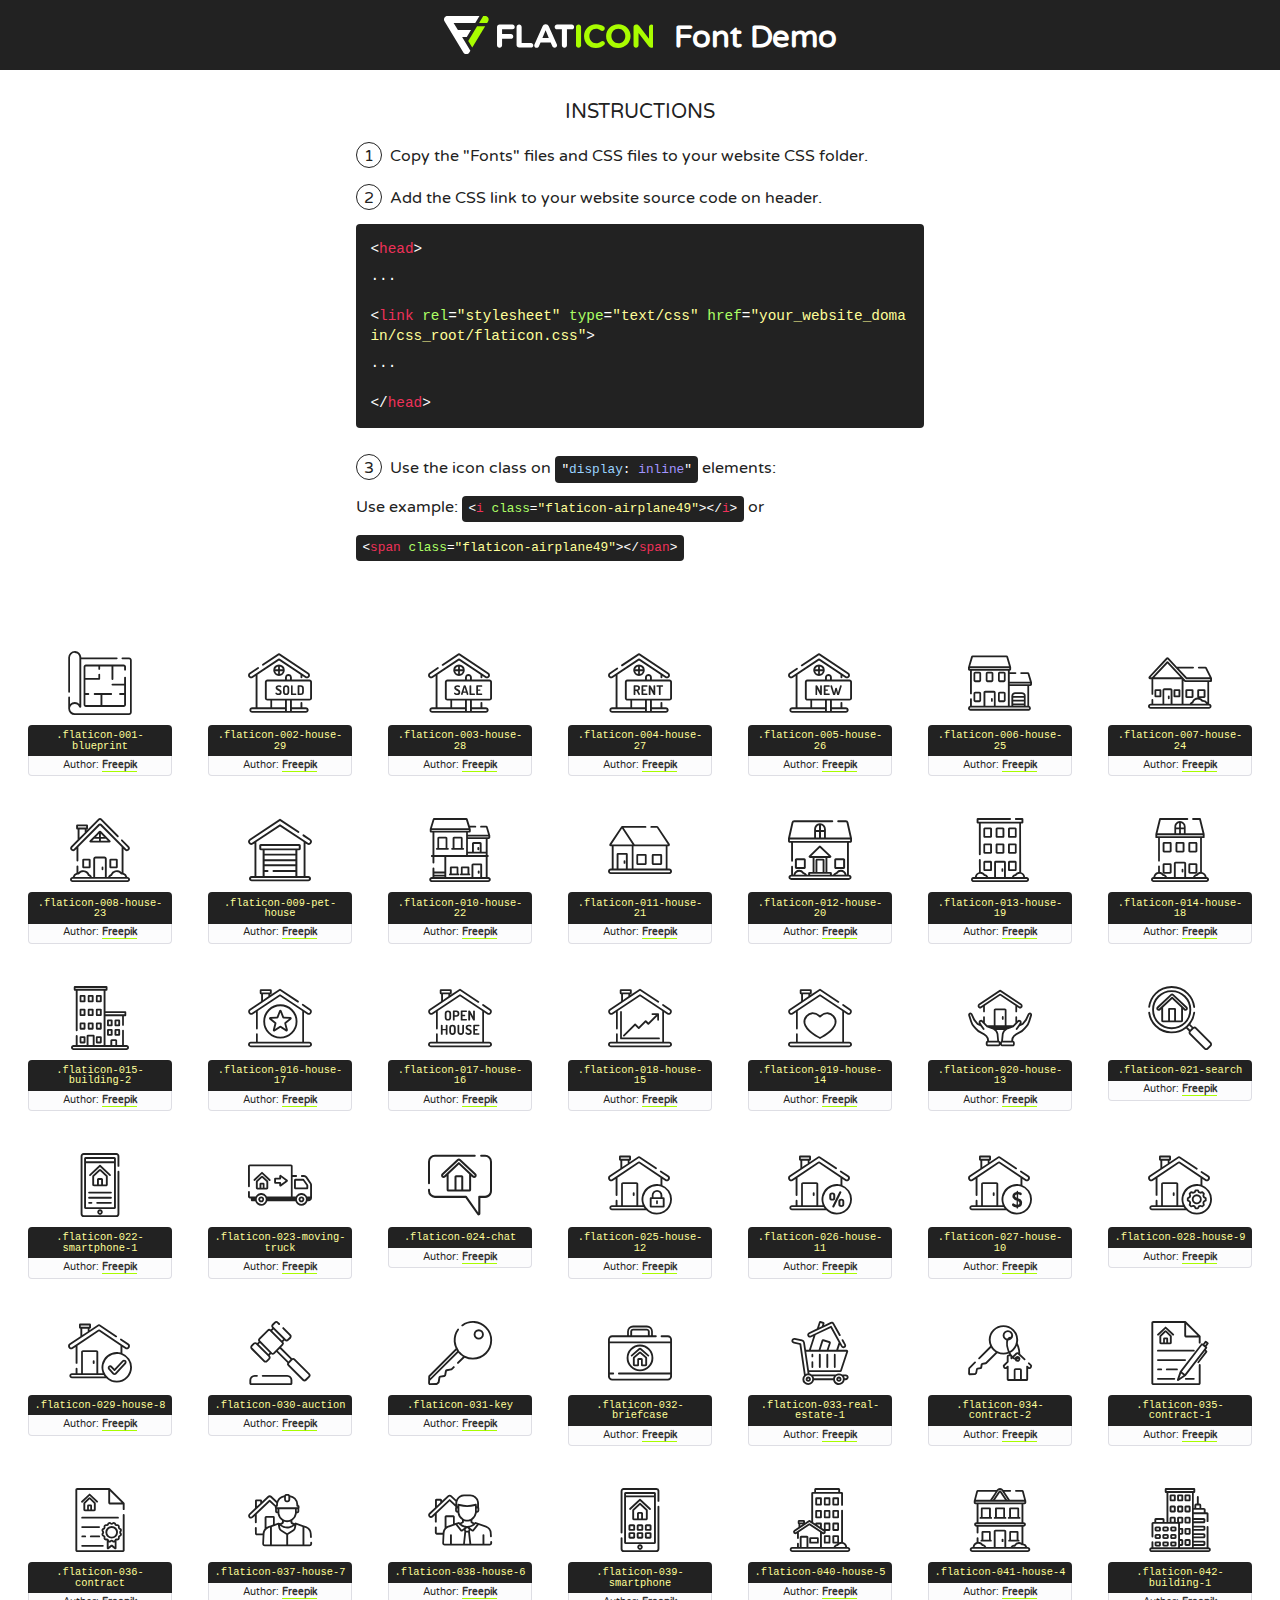
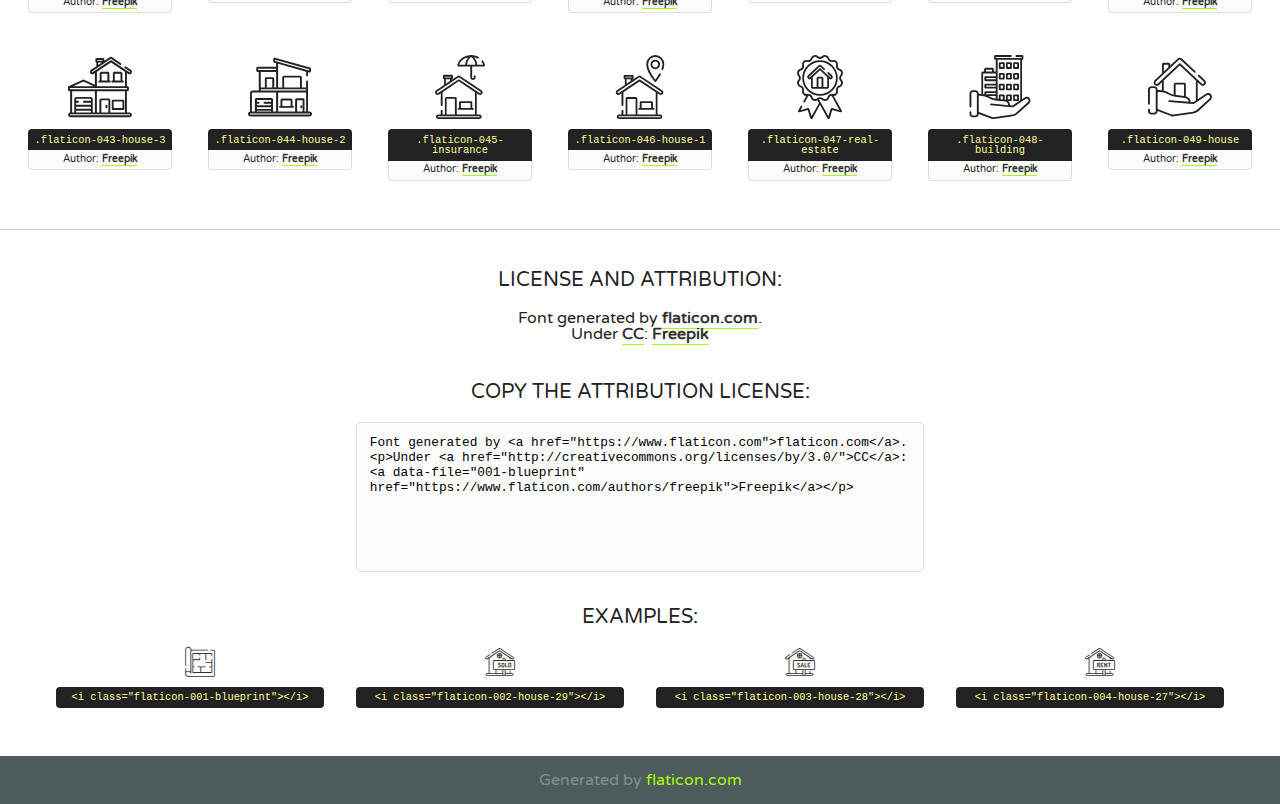
<file: icon-fonts/real-estate/flaticon.html>
<!DOCTYPE html>
<!--
  Flaticon icon font: Flaticon
  Creation date: 19/10/2017 12:44
-->
<html>
<!DOCTYPE html>
<html>

<head>
    <title>Flaticon WebFont</title>
    <link href="http://fonts.googleapis.com/css?family=Varela+Round" rel="stylesheet" type="text/css" />
    <link rel="stylesheet" type="text/css" href="flaticon.css">
    <meta charset="UTF-8">
    <style>
    html, body, div, span, applet, object, iframe,
    h1, h2, h3, h4, h5, h6, p, blockquote, pre,
    a, abbr, acronym, address, big, cite, code,
    del, dfn, em, img, ins, kbd, q, s, samp,
    small, strike, strong, sub, sup, tt, var,
    b, u, i, center,
    dl, dt, dd, ol, ul, li,
    fieldset, form, label, legend,
    table, caption, tbody, tfoot, thead, tr, th, td,
    article, aside, canvas, details, embed, 
    figure, figcaption, footer, header, hgroup, 
    menu, nav, output, ruby, section, summary,
    time, mark, audio, video {
        margin: 0;
        padding: 0;
        border: 0;
        font-size: 100%;
        font: inherit;
        vertical-align: baseline;
    }
    /* HTML5 display-role reset for older browsers */
    article, aside, details, figcaption, figure, 
    footer, header, hgroup, menu, nav, section {
        display: block;
    }
    body {
        line-height: 1;
    }
    ol, ul {
        list-style: none;
    }
    blockquote, q {
        quotes: none;
    }
    blockquote:before, blockquote:after,
    q:before, q:after {
        content: '';
        content: none;
    }
    table {
        border-collapse: collapse;
        border-spacing: 0;
    }
    body {
        font-family: 'Varela Round', Helvetica, Arial, sans-serif;
        font-size: 16px;
        color: #222;
    }
    a {
        color: #333;
        border-bottom: 1px solid #a9fd00;
        font-weight: bold;
        text-decoration: none;
    }
    * {
        -moz-box-sizing: border-box;
        -webkit-box-sizing: border-box;
        box-sizing: border-box;
        margin: 0;
        padding: 0;
    }
    [class^="flaticon-"]:before, [class*=" flaticon-"]:before, [class^="flaticon-"]:after, [class*=" flaticon-"]:after {
        font-family: Flaticon;
        font-size: 30px;
        font-style: normal;
        margin-left: 20px;
        color: #333;
    }
    .wrapper {
        max-width: 600px;
        margin: auto;
        padding: 0 1em;
    }
    .title {
        font-size: 1.25em;
        text-align: center;
        margin-bottom: 1em;
        text-transform: uppercase;
    }
    header {
        text-align: center;
        background-color: #222;
        color: #fff;
        padding: 1em;
    }
    header .logo {
        width: 210px;
        height: 38px;
        display: inline-block;
        vertical-align: middle;
        margin-right: 1em;
        border: none;
    }
    header strong {
        font-size: 1.95em;
        font-weight: bold;
        vertical-align: middle;
        margin-top: 5px;
        display: inline-block;
    }
    .demo {
        margin: 2em auto;
        line-height: 1.25em;
    }
    .demo ul li {
        margin-bottom: 1em;
    }
    .demo ul li .num {
        color: #222;
        border-radius: 20px;
        display: inline-block;
        width: 26px;
        padding: 3px;
        height: 26px;
        text-align: center;
        margin-right: 0.5em;
        border: 1px solid #222;
    }
    .demo ul li code {
        background-color: #222;
        border-radius: 4px;
        padding: 0.25em 0.5em;
        display: inline-block;
        color: #fff;
        font-family: Consolas,Monaco,Lucida Console,Liberation Mono,DejaVu Sans Mono,Bitstream Vera Sans Mono,Courier New, monospace;
        font-weight: lighter;
        margin-top: 1em;
        font-size: 0.8em;
        word-break: break-all;
    }
    .demo ul li code.big {
        padding: 1em;
        font-size: 0.9em;
    }
    .demo ul li code .red {
        color: #EF3159;
    }
    .demo ul li code .green {
        color: #ACFF65;
    }
    .demo ul li code .yellow {
        color: #FFFF99;
    }
    .demo ul li code .blue {
        color: #99D3FF;
    }
    .demo ul li code .purple {
        color: #A295FF;
    }
    .demo ul li code .dots {
        margin-top: 0.5em;
        display: block;
    }
    #glyphs {
        border-bottom: 1px solid #ccc;
        padding: 2em 0;
        text-align: center;
    }
    .glyph {
        display: inline-block;
        width: 9em;
        margin: 1em;
        text-align: center;
        vertical-align: top;
        background: #FFF;
    }
    .glyph .glyph-icon {
        padding: 10px;
        display: block;
        font-family:"Flaticon";
        font-size: 64px;
        line-height: 1;
    }
    .glyph .glyph-icon:before {
        font-size: 64px;
        color: #222;
        margin-left: 0;
    }
    .class-name {
        font-size: 0.65em;
        background-color: #222;
        color: #fff;
        border-radius: 4px 4px 0 0;
        padding: 0.5em;
        color: #FFFF99;
        font-family: Consolas,Monaco,Lucida Console,Liberation Mono,DejaVu Sans Mono,Bitstream Vera Sans Mono,Courier New, monospace;
    }
    .author-name {
        font-size: 0.6em;
        background-color: #fcfcfd;
        border: 1px solid #DEDEE4;
        border-top: 0;
        border-radius: 0 0 4px 4px;
        padding: 0.5em;
    }
    .class-name:last-child {
        font-size: 10px;
        color:#888;
    }
    .class-name:last-child a {
        font-size: 10px;
        color:#555;
    }
    .class-name:last-child a:hover {
        color:#a9fd00;
    }
    .glyph > input {
        display: block;
        width: 100px;
        margin: 5px auto;
        text-align: center;
        font-size: 12px;
        cursor: text;
    }
    .glyph > input.icon-input {
        font-family:"Flaticon";
        font-size: 16px;
        margin-bottom: 10px;
    }
    .attribution .title {
        margin-top: 2em;
    }
    .attribution textarea {
        background-color: #fcfcfd;
        padding: 1em;
        border: none;
        box-shadow: none;
        border: 1px solid #DEDEE4;
        border-radius: 4px;
        resize: none;
        width: 100%;
        height: 150px;
        font-size: 0.8em;
        font-family: Consolas,Monaco,Lucida Console,Liberation Mono,DejaVu Sans Mono,Bitstream Vera Sans Mono,Courier New, monospace;
        -webkit-appearance: none;
    }
    .iconsuse {
        margin: 2em auto;
        text-align: center;
        max-width: 1200px;
    }
    .iconsuse:after {
        content: '';
        display: table;
        clear: both;
    }
    .iconsuse .image {
        float: left;
        width: 25%;
        padding: 0 1em;
    }
    .iconsuse .image p {
        margin-bottom: 1em;
    }
    .iconsuse .image span {
        display: block;
        font-size: 0.65em;
        background-color: #222;
        color: #fff;
        border-radius: 4px;
        padding: 0.5em;
        color: #FFFF99;
        margin-top: 1em;
        font-family: Consolas,Monaco,Lucida Console,Liberation Mono,DejaVu Sans Mono,Bitstream Vera Sans Mono,Courier New, monospace;
    }
    #footer {
        text-align: center;
        background-color: #4C5B5C;
        color: #7c9192;
        padding: 1em;
    }
    #footer a {
        border: none;
        color: #a9fd00;
        font-weight: normal;
    }
    @media (max-width: 960px) {
        .iconsuse .image {
            width: 50%;
        }
    }
    @media (max-width: 560px) {
        .iconsuse .image {
            width: 100%;
        }
    }
    </style>
</head>

<body class="characters-off">

    <header>
        <a href="https://www.flaticon.com" target="_blank" class="logo">
            <svg version="1.1" xmlns="http://www.w3.org/2000/svg" xmlns:xlink="http://www.w3.org/1999/xlink" xmlns:a="http://ns.adobe.com/AdobeSVGViewerExtensions/3.0/" viewBox="0 0 560.875 102.036" enable-background="new 0 0 560.875 102.036" xml:space="preserve">
                <defs>
                </defs>
                <g>
                    <g class="letters">
                        <path fill="#ffffff" d="M141.596,29.675c0-3.777,2.985-6.767,6.764-6.767h34.438c3.426,0,6.15,2.728,6.15,6.15
                        c0,3.43-2.724,6.149-6.15,6.149h-27.674v13.091h23.719c3.429,0,6.151,2.724,6.151,6.15c0,3.43-2.723,6.149-6.151,6.149h-23.719
                        v17.574c0,3.773-2.986,6.761-6.764,6.761c-3.779,0-6.764-2.989-6.764-6.761V29.675z"></path>
                        <path fill="#ffffff" d="M193.844,29.149c0-3.781,2.985-6.767,6.764-6.767c3.776,0,6.763,2.985,6.763,6.767v42.957h25.039
                        c3.426,0,6.149,2.726,6.149,6.153c0,3.425-2.723,6.15-6.149,6.15h-31.802c-3.779,0-6.764-2.986-6.764-6.768V29.149z"></path>
                        <path fill="#ffffff" d="M241.891,75.71l21.438-48.407c1.492-3.341,4.215-5.357,7.906-5.357h0.792
                        c3.686,0,6.323,2.017,7.815,5.357l21.439,48.407c0.436,0.967,0.701,1.845,0.701,2.723c0,3.602-2.809,6.501-6.414,6.501
                        c-3.161,0-5.269-1.845-6.499-4.655l-4.132-9.661h-27.059l-4.301,10.102c-1.144,2.631-3.426,4.214-6.237,4.214
                        c-3.517,0-6.24-2.81-6.24-6.325C241.1,77.64,241.451,76.677,241.891,75.71z M279.932,58.666l-8.521-20.297l-8.526,20.297H279.932
                        z"></path>
                        <path fill="#ffffff" d="M314.864,35.387H301.86c-3.429,0-6.239-2.813-6.239-6.238c0-3.429,2.811-6.24,6.239-6.24h39.533
                        c3.426,0,6.237,2.811,6.237,6.24c0,3.425-2.811,6.238-6.237,6.238h-13.001v42.785c0,3.773-2.99,6.761-6.764,6.761
                        c-3.779,0-6.764-2.989-6.764-6.761V35.387z"></path>
                        <path fill="#A9FD00" d="M352.615,29.149c0-3.781,2.985-6.767,6.767-6.767c3.774,0,6.761,2.985,6.761,6.767v49.024
                        c0,3.773-2.987,6.761-6.761,6.761c-3.781,0-6.767-2.989-6.767-6.761V29.149z"></path>
                        <path fill="#A9FD00" d="M374.132,53.836v-0.179c0-17.481,13.178-31.801,32.065-31.801c9.22,0,15.459,2.458,20.557,6.238
                        c1.402,1.054,2.637,2.985,2.637,5.357c0,3.692-2.985,6.59-6.681,6.59c-1.845,0-3.071-0.702-4.044-1.319
                        c-3.776-2.813-7.729-4.393-12.562-4.393c-10.364,0-17.831,8.611-17.831,19.154v0.173c0,10.542,7.291,19.329,17.831,19.329
                        c5.715,0,9.492-1.756,13.359-4.834c1.049-0.874,2.458-1.491,4.039-1.491c3.429,0,6.325,2.813,6.325,6.236
                        c0,2.106-1.056,3.78-2.282,4.834c-5.539,4.834-12.036,7.733-21.878,7.733C387.572,85.464,374.132,71.493,374.132,53.836z"></path>
                        <path fill="#A9FD00" d="M433.009,53.836v-0.179c0-17.481,13.79-31.801,32.766-31.801c18.981,0,32.592,14.143,32.592,31.628v0.173
                        c0,17.483-13.785,31.807-32.769,31.807C446.625,85.464,433.009,71.32,433.009,53.836z M484.224,53.836v-0.179
                        c0-10.539-7.725-19.326-18.626-19.326c-10.893,0-18.449,8.611-18.449,19.154v0.173c0,10.542,7.73,19.329,18.626,19.329
                        C476.676,72.986,484.224,64.378,484.224,53.836z"></path>
                        <path fill="#A9FD00" d="M506.233,29.321c0-3.774,2.99-6.763,6.767-6.763h1.401c3.252,0,5.183,1.583,7.029,3.953l26.093,34.265
                        V29.059c0-3.692,2.99-6.677,6.681-6.677c3.683,0,6.671,2.985,6.671,6.677v48.934c0,3.78-2.987,6.765-6.764,6.765h-0.436
                        c-3.257,0-5.188-1.581-7.034-3.953l-27.056-35.492v32.944c0,3.687-2.985,6.676-6.678,6.676c-3.683,0-6.673-2.989-6.673-6.676
                        V29.321z"></path>
                    </g>
                    <g class="insignia">
                        <path fill="#ffffff" d="M48.372,56.137h12.517l11.156-18.537H37.186L25.688,18.539h57.825L94.668,0H9.271
                        C5.925,0,2.842,1.801,1.198,4.716c-1.644,2.907-1.593,6.482,0.134,9.343l50.38,83.501c1.678,2.781,4.689,4.476,7.938,4.476
                        c3.246,0,6.257-1.695,7.935-4.476l2.898-4.804L48.372,56.137z"></path>
                        <g class="i">
                            <path fill="#A9FD00" d="M93.575,18.539h0.031v0.004l21.652,0.004l2.705-4.488c1.727-2.861,1.778-6.436,0.133-9.343
                            C116.454,1.801,113.371,0,110.026,0h-5.294L93.575,18.539z"></path>
                            <polygon fill="#A9FD00" points="88.291,27.356 64.725,66.486 75.519,84.404 109.942,27.356"></polygon>
                        </g>
                    </g>
                </g>
            </svg>
        </a>
        <strong>Font Demo</strong>
    </header>


    <section class="demo wrapper">

        <p class="title">Instructions</p>

        <ul>
            <li>
                <span class="num">1</span>Copy the "Fonts" files and CSS files to your website CSS folder.
            </li>
            <li>
                <span class="num">2</span>Add the CSS link to your website source code on header.
                <code class="big">
                    &lt;<span class="red">head</span>&gt;
                    <br/><span class="dots">...</span>
                    <br/>&lt;<span class="red">link</span> <span class="green">rel</span>=<span class="yellow">"stylesheet"</span> <span class="green">type</span>=<span class="yellow">"text/css"</span> <span class="green">href</span>=<span class="yellow">"your_website_domain/css_root/flaticon.css"</span>&gt;
                    <br/><span class="dots">...</span>
                    <br/>&lt;/<span class="red">head</span>&gt;
                </code>
            </li>

            <li>
                <p>
                    <span class="num">3</span>Use the icon class on <code>"<span class="blue">display</span>:<span class="purple"> inline</span>"</code> elements:
                    <br />
                    Use example: <code>&lt;<span class="red">i</span> <span class="green">class</span>=<span class="yellow">&quot;flaticon-airplane49&quot;</span>&gt;&lt;/<span class="red">i</span>&gt;</code> or <code>&lt;<span class="red">span</span> <span class="green">class</span>=<span class="yellow">&quot;flaticon-airplane49&quot;</span>&gt;&lt;/<span class="red">span</span>&gt;</code>
            </li>
        </ul>

    </section>




   <section id="glyphs">          
    
      
        <div class="glyph"><div class="glyph-icon flaticon-001-blueprint"></div>
            <div class="class-name">.flaticon-001-blueprint</div>
            <div class="author-name">Author: <a data-file="001-blueprint" href="https://www.flaticon.com/authors/freepik">Freepik</a> </div> 
        </div>        
        
        <div class="glyph"><div class="glyph-icon flaticon-002-house-29"></div>
            <div class="class-name">.flaticon-002-house-29</div>
            <div class="author-name">Author: <a data-file="002-house-29" href="https://www.flaticon.com/authors/freepik">Freepik</a> </div> 
        </div>        
        
        <div class="glyph"><div class="glyph-icon flaticon-003-house-28"></div>
            <div class="class-name">.flaticon-003-house-28</div>
            <div class="author-name">Author: <a data-file="003-house-28" href="https://www.flaticon.com/authors/freepik">Freepik</a> </div> 
        </div>        
        
        <div class="glyph"><div class="glyph-icon flaticon-004-house-27"></div>
            <div class="class-name">.flaticon-004-house-27</div>
            <div class="author-name">Author: <a data-file="004-house-27" href="https://www.flaticon.com/authors/freepik">Freepik</a> </div> 
        </div>        
        
        <div class="glyph"><div class="glyph-icon flaticon-005-house-26"></div>
            <div class="class-name">.flaticon-005-house-26</div>
            <div class="author-name">Author: <a data-file="005-house-26" href="https://www.flaticon.com/authors/freepik">Freepik</a> </div> 
        </div>        
        
        <div class="glyph"><div class="glyph-icon flaticon-006-house-25"></div>
            <div class="class-name">.flaticon-006-house-25</div>
            <div class="author-name">Author: <a data-file="006-house-25" href="https://www.flaticon.com/authors/freepik">Freepik</a> </div> 
        </div>        
        
        <div class="glyph"><div class="glyph-icon flaticon-007-house-24"></div>
            <div class="class-name">.flaticon-007-house-24</div>
            <div class="author-name">Author: <a data-file="007-house-24" href="https://www.flaticon.com/authors/freepik">Freepik</a> </div> 
        </div>        
        
        <div class="glyph"><div class="glyph-icon flaticon-008-house-23"></div>
            <div class="class-name">.flaticon-008-house-23</div>
            <div class="author-name">Author: <a data-file="008-house-23" href="https://www.flaticon.com/authors/freepik">Freepik</a> </div> 
        </div>        
        
        <div class="glyph"><div class="glyph-icon flaticon-009-pet-house"></div>
            <div class="class-name">.flaticon-009-pet-house</div>
            <div class="author-name">Author: <a data-file="009-pet-house" href="https://www.flaticon.com/authors/freepik">Freepik</a> </div> 
        </div>        
        
        <div class="glyph"><div class="glyph-icon flaticon-010-house-22"></div>
            <div class="class-name">.flaticon-010-house-22</div>
            <div class="author-name">Author: <a data-file="010-house-22" href="https://www.flaticon.com/authors/freepik">Freepik</a> </div> 
        </div>        
        
        <div class="glyph"><div class="glyph-icon flaticon-011-house-21"></div>
            <div class="class-name">.flaticon-011-house-21</div>
            <div class="author-name">Author: <a data-file="011-house-21" href="https://www.flaticon.com/authors/freepik">Freepik</a> </div> 
        </div>        
        
        <div class="glyph"><div class="glyph-icon flaticon-012-house-20"></div>
            <div class="class-name">.flaticon-012-house-20</div>
            <div class="author-name">Author: <a data-file="012-house-20" href="https://www.flaticon.com/authors/freepik">Freepik</a> </div> 
        </div>        
        
        <div class="glyph"><div class="glyph-icon flaticon-013-house-19"></div>
            <div class="class-name">.flaticon-013-house-19</div>
            <div class="author-name">Author: <a data-file="013-house-19" href="https://www.flaticon.com/authors/freepik">Freepik</a> </div> 
        </div>        
        
        <div class="glyph"><div class="glyph-icon flaticon-014-house-18"></div>
            <div class="class-name">.flaticon-014-house-18</div>
            <div class="author-name">Author: <a data-file="014-house-18" href="https://www.flaticon.com/authors/freepik">Freepik</a> </div> 
        </div>        
        
        <div class="glyph"><div class="glyph-icon flaticon-015-building-2"></div>
            <div class="class-name">.flaticon-015-building-2</div>
            <div class="author-name">Author: <a data-file="015-building-2" href="https://www.flaticon.com/authors/freepik">Freepik</a> </div> 
        </div>        
        
        <div class="glyph"><div class="glyph-icon flaticon-016-house-17"></div>
            <div class="class-name">.flaticon-016-house-17</div>
            <div class="author-name">Author: <a data-file="016-house-17" href="https://www.flaticon.com/authors/freepik">Freepik</a> </div> 
        </div>        
        
        <div class="glyph"><div class="glyph-icon flaticon-017-house-16"></div>
            <div class="class-name">.flaticon-017-house-16</div>
            <div class="author-name">Author: <a data-file="017-house-16" href="https://www.flaticon.com/authors/freepik">Freepik</a> </div> 
        </div>        
        
        <div class="glyph"><div class="glyph-icon flaticon-018-house-15"></div>
            <div class="class-name">.flaticon-018-house-15</div>
            <div class="author-name">Author: <a data-file="018-house-15" href="https://www.flaticon.com/authors/freepik">Freepik</a> </div> 
        </div>        
        
        <div class="glyph"><div class="glyph-icon flaticon-019-house-14"></div>
            <div class="class-name">.flaticon-019-house-14</div>
            <div class="author-name">Author: <a data-file="019-house-14" href="https://www.flaticon.com/authors/freepik">Freepik</a> </div> 
        </div>        
        
        <div class="glyph"><div class="glyph-icon flaticon-020-house-13"></div>
            <div class="class-name">.flaticon-020-house-13</div>
            <div class="author-name">Author: <a data-file="020-house-13" href="https://www.flaticon.com/authors/freepik">Freepik</a> </div> 
        </div>        
        
        <div class="glyph"><div class="glyph-icon flaticon-021-search"></div>
            <div class="class-name">.flaticon-021-search</div>
            <div class="author-name">Author: <a data-file="021-search" href="https://www.flaticon.com/authors/freepik">Freepik</a> </div> 
        </div>        
        
        <div class="glyph"><div class="glyph-icon flaticon-022-smartphone-1"></div>
            <div class="class-name">.flaticon-022-smartphone-1</div>
            <div class="author-name">Author: <a data-file="022-smartphone-1" href="https://www.flaticon.com/authors/freepik">Freepik</a> </div> 
        </div>        
        
        <div class="glyph"><div class="glyph-icon flaticon-023-moving-truck"></div>
            <div class="class-name">.flaticon-023-moving-truck</div>
            <div class="author-name">Author: <a data-file="023-moving-truck" href="https://www.flaticon.com/authors/freepik">Freepik</a> </div> 
        </div>        
        
        <div class="glyph"><div class="glyph-icon flaticon-024-chat"></div>
            <div class="class-name">.flaticon-024-chat</div>
            <div class="author-name">Author: <a data-file="024-chat" href="https://www.flaticon.com/authors/freepik">Freepik</a> </div> 
        </div>        
        
        <div class="glyph"><div class="glyph-icon flaticon-025-house-12"></div>
            <div class="class-name">.flaticon-025-house-12</div>
            <div class="author-name">Author: <a data-file="025-house-12" href="https://www.flaticon.com/authors/freepik">Freepik</a> </div> 
        </div>        
        
        <div class="glyph"><div class="glyph-icon flaticon-026-house-11"></div>
            <div class="class-name">.flaticon-026-house-11</div>
            <div class="author-name">Author: <a data-file="026-house-11" href="https://www.flaticon.com/authors/freepik">Freepik</a> </div> 
        </div>        
        
        <div class="glyph"><div class="glyph-icon flaticon-027-house-10"></div>
            <div class="class-name">.flaticon-027-house-10</div>
            <div class="author-name">Author: <a data-file="027-house-10" href="https://www.flaticon.com/authors/freepik">Freepik</a> </div> 
        </div>        
        
        <div class="glyph"><div class="glyph-icon flaticon-028-house-9"></div>
            <div class="class-name">.flaticon-028-house-9</div>
            <div class="author-name">Author: <a data-file="028-house-9" href="https://www.flaticon.com/authors/freepik">Freepik</a> </div> 
        </div>        
        
        <div class="glyph"><div class="glyph-icon flaticon-029-house-8"></div>
            <div class="class-name">.flaticon-029-house-8</div>
            <div class="author-name">Author: <a data-file="029-house-8" href="https://www.flaticon.com/authors/freepik">Freepik</a> </div> 
        </div>        
        
        <div class="glyph"><div class="glyph-icon flaticon-030-auction"></div>
            <div class="class-name">.flaticon-030-auction</div>
            <div class="author-name">Author: <a data-file="030-auction" href="https://www.flaticon.com/authors/freepik">Freepik</a> </div> 
        </div>        
        
        <div class="glyph"><div class="glyph-icon flaticon-031-key"></div>
            <div class="class-name">.flaticon-031-key</div>
            <div class="author-name">Author: <a data-file="031-key" href="https://www.flaticon.com/authors/freepik">Freepik</a> </div> 
        </div>        
        
        <div class="glyph"><div class="glyph-icon flaticon-032-briefcase"></div>
            <div class="class-name">.flaticon-032-briefcase</div>
            <div class="author-name">Author: <a data-file="032-briefcase" href="https://www.flaticon.com/authors/freepik">Freepik</a> </div> 
        </div>        
        
        <div class="glyph"><div class="glyph-icon flaticon-033-real-estate-1"></div>
            <div class="class-name">.flaticon-033-real-estate-1</div>
            <div class="author-name">Author: <a data-file="033-real-estate-1" href="https://www.flaticon.com/authors/freepik">Freepik</a> </div> 
        </div>        
        
        <div class="glyph"><div class="glyph-icon flaticon-034-contract-2"></div>
            <div class="class-name">.flaticon-034-contract-2</div>
            <div class="author-name">Author: <a data-file="034-contract-2" href="https://www.flaticon.com/authors/freepik">Freepik</a> </div> 
        </div>        
        
        <div class="glyph"><div class="glyph-icon flaticon-035-contract-1"></div>
            <div class="class-name">.flaticon-035-contract-1</div>
            <div class="author-name">Author: <a data-file="035-contract-1" href="https://www.flaticon.com/authors/freepik">Freepik</a> </div> 
        </div>        
        
        <div class="glyph"><div class="glyph-icon flaticon-036-contract"></div>
            <div class="class-name">.flaticon-036-contract</div>
            <div class="author-name">Author: <a data-file="036-contract" href="https://www.flaticon.com/authors/freepik">Freepik</a> </div> 
        </div>        
        
        <div class="glyph"><div class="glyph-icon flaticon-037-house-7"></div>
            <div class="class-name">.flaticon-037-house-7</div>
            <div class="author-name">Author: <a data-file="037-house-7" href="https://www.flaticon.com/authors/freepik">Freepik</a> </div> 
        </div>        
        
        <div class="glyph"><div class="glyph-icon flaticon-038-house-6"></div>
            <div class="class-name">.flaticon-038-house-6</div>
            <div class="author-name">Author: <a data-file="038-house-6" href="https://www.flaticon.com/authors/freepik">Freepik</a> </div> 
        </div>        
        
        <div class="glyph"><div class="glyph-icon flaticon-039-smartphone"></div>
            <div class="class-name">.flaticon-039-smartphone</div>
            <div class="author-name">Author: <a data-file="039-smartphone" href="https://www.flaticon.com/authors/freepik">Freepik</a> </div> 
        </div>        
        
        <div class="glyph"><div class="glyph-icon flaticon-040-house-5"></div>
            <div class="class-name">.flaticon-040-house-5</div>
            <div class="author-name">Author: <a data-file="040-house-5" href="https://www.flaticon.com/authors/freepik">Freepik</a> </div> 
        </div>        
        
        <div class="glyph"><div class="glyph-icon flaticon-041-house-4"></div>
            <div class="class-name">.flaticon-041-house-4</div>
            <div class="author-name">Author: <a data-file="041-house-4" href="https://www.flaticon.com/authors/freepik">Freepik</a> </div> 
        </div>        
        
        <div class="glyph"><div class="glyph-icon flaticon-042-building-1"></div>
            <div class="class-name">.flaticon-042-building-1</div>
            <div class="author-name">Author: <a data-file="042-building-1" href="https://www.flaticon.com/authors/freepik">Freepik</a> </div> 
        </div>        
        
        <div class="glyph"><div class="glyph-icon flaticon-043-house-3"></div>
            <div class="class-name">.flaticon-043-house-3</div>
            <div class="author-name">Author: <a data-file="043-house-3" href="https://www.flaticon.com/authors/freepik">Freepik</a> </div> 
        </div>        
        
        <div class="glyph"><div class="glyph-icon flaticon-044-house-2"></div>
            <div class="class-name">.flaticon-044-house-2</div>
            <div class="author-name">Author: <a data-file="044-house-2" href="https://www.flaticon.com/authors/freepik">Freepik</a> </div> 
        </div>        
        
        <div class="glyph"><div class="glyph-icon flaticon-045-insurance"></div>
            <div class="class-name">.flaticon-045-insurance</div>
            <div class="author-name">Author: <a data-file="045-insurance" href="https://www.flaticon.com/authors/freepik">Freepik</a> </div> 
        </div>        
        
        <div class="glyph"><div class="glyph-icon flaticon-046-house-1"></div>
            <div class="class-name">.flaticon-046-house-1</div>
            <div class="author-name">Author: <a data-file="046-house-1" href="https://www.flaticon.com/authors/freepik">Freepik</a> </div> 
        </div>        
        
        <div class="glyph"><div class="glyph-icon flaticon-047-real-estate"></div>
            <div class="class-name">.flaticon-047-real-estate</div>
            <div class="author-name">Author: <a data-file="047-real-estate" href="https://www.flaticon.com/authors/freepik">Freepik</a> </div> 
        </div>        
        
        <div class="glyph"><div class="glyph-icon flaticon-048-building"></div>
            <div class="class-name">.flaticon-048-building</div>
            <div class="author-name">Author: <a data-file="048-building" href="https://www.flaticon.com/authors/freepik">Freepik</a> </div> 
        </div>        
        
        <div class="glyph"><div class="glyph-icon flaticon-049-house"></div>
            <div class="class-name">.flaticon-049-house</div>
            <div class="author-name">Author: <a data-file="049-house" href="https://www.flaticon.com/authors/freepik">Freepik</a> </div> 
        </div>        
        

    </section>



    <section class="attribution wrapper"   style="text-align:center;">

      <div class="title">License and attribution:</div><div class="attrDiv">Font generated by <a href="https://www.flaticon.com">flaticon.com</a>. <div><p>Under <a href="http://creativecommons.org/licenses/by/3.0/">CC</a>: <a data-file="001-blueprint" href="https://www.flaticon.com/authors/freepik">Freepik</a></p>  </div>
      </div>
      <div class="title">Copy the Attribution License:</div>

    <textarea onclick="this.focus();this.select();">Font generated by &lt;a href=&quot;https://www.flaticon.com&quot;&gt;flaticon.com&lt;/a&gt;. <p>Under <a href="http://creativecommons.org/licenses/by/3.0/">CC</a>: <a data-file="001-blueprint" href="https://www.flaticon.com/authors/freepik">Freepik</a></p>  
     </textarea>

    </section>

    <section class="iconsuse">

          <div class="title">Examples:</div>            
             
            <div class="image">
                <p>
                    <i class="glyph-icon flaticon-001-blueprint"></i> 
                    <span>&lt;i class=&quot;flaticon-001-blueprint&quot;&gt;&lt;/i&gt;</span>
                </p>
            </div>
            
            <div class="image">
                <p>
                    <i class="glyph-icon flaticon-002-house-29"></i> 
                    <span>&lt;i class=&quot;flaticon-002-house-29&quot;&gt;&lt;/i&gt;</span>
                </p>
            </div>
            
            <div class="image">
                <p>
                    <i class="glyph-icon flaticon-003-house-28"></i> 
                    <span>&lt;i class=&quot;flaticon-003-house-28&quot;&gt;&lt;/i&gt;</span>
                </p>
            </div>
            
            <div class="image">
                <p>
                    <i class="glyph-icon flaticon-004-house-27"></i> 
                    <span>&lt;i class=&quot;flaticon-004-house-27&quot;&gt;&lt;/i&gt;</span>
                </p>
            </div>
                       
        </div>
                            
    </section>

<div id="footer">
    <div>Generated by <a href="https://www.flaticon.com">flaticon.com</a>
    </div>
</div>



</body>
</html>
</file>
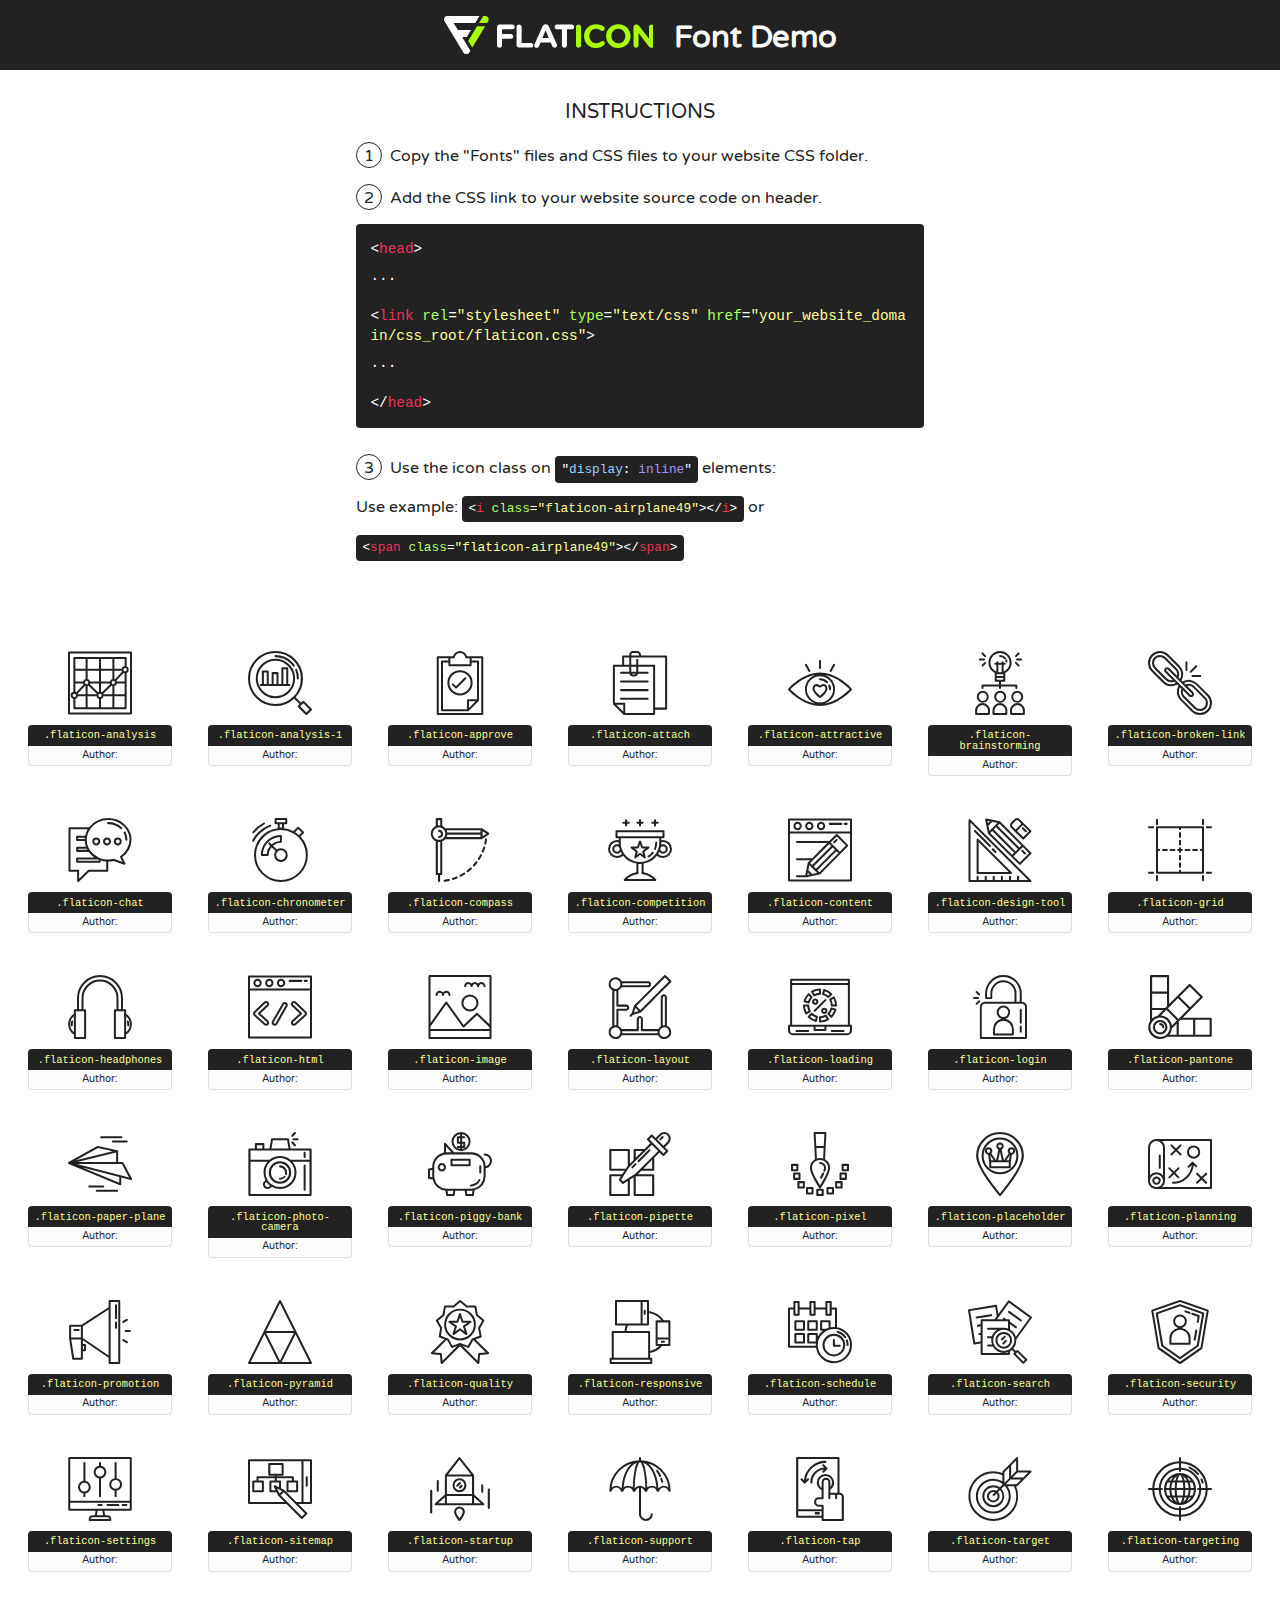
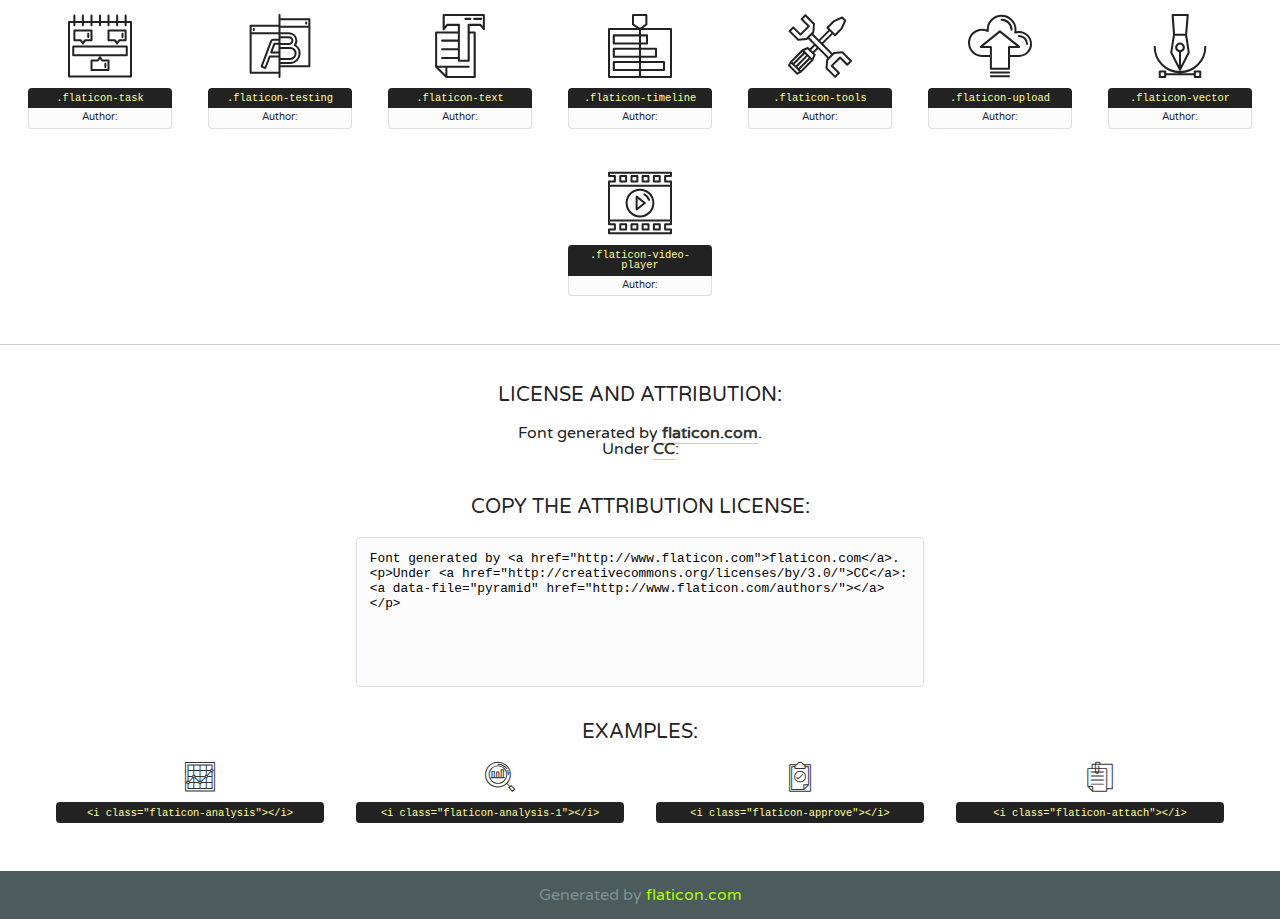
<file: icon-fonts/web-design/how-to-use.html>
<!DOCTYPE html>
<!--
  Flaticon icon font: Flaticon
  Creation date: 08/11/2016 12:36
-->
<html>
<!DOCTYPE html>
<html>

<head>
    <title>Flaticon WebFont</title>
    <link href="http://fonts.googleapis.com/css?family=Varela+Round" rel="stylesheet" type="text/css" />
    <link rel="stylesheet" type="text/css" href="flaticon.css">
    <meta charset="UTF-8">
    <style>
    html, body, div, span, applet, object, iframe,
    h1, h2, h3, h4, h5, h6, p, blockquote, pre,
    a, abbr, acronym, address, big, cite, code,
    del, dfn, em, img, ins, kbd, q, s, samp,
    small, strike, strong, sub, sup, tt, var,
    b, u, i, center,
    dl, dt, dd, ol, ul, li,
    fieldset, form, label, legend,
    table, caption, tbody, tfoot, thead, tr, th, td,
    article, aside, canvas, details, embed, 
    figure, figcaption, footer, header, hgroup, 
    menu, nav, output, ruby, section, summary,
    time, mark, audio, video {
        margin: 0;
        padding: 0;
        border: 0;
        font-size: 100%;
        font: inherit;
        vertical-align: baseline;
    }
    /* HTML5 display-role reset for older browsers */
    article, aside, details, figcaption, figure, 
    footer, header, hgroup, menu, nav, section {
        display: block;
    }
    body {
        line-height: 1;
    }
    ol, ul {
        list-style: none;
    }
    blockquote, q {
        quotes: none;
    }
    blockquote:before, blockquote:after,
    q:before, q:after {
        content: '';
        content: none;
    }
    table {
        border-collapse: collapse;
        border-spacing: 0;
    }
    body {
        font-family: 'Varela Round', Helvetica, Arial, sans-serif;
        font-size: 16px;
        color: #222;
    }
    a {
        color: #333;
        border-bottom: 1px solid #a9fd00;
        font-weight: bold;
        text-decoration: none;
    }
    * {
        -moz-box-sizing: border-box;
        -webkit-box-sizing: border-box;
        box-sizing: border-box;
        margin: 0;
        padding: 0;
    }
    [class^="flaticon-"]:before, [class*=" flaticon-"]:before, [class^="flaticon-"]:after, [class*=" flaticon-"]:after {
        font-family: Flaticon;
        font-size: 30px;
        font-style: normal;
        margin-left: 20px;
        color: #333;
    }
    .wrapper {
        max-width: 600px;
        margin: auto;
        padding: 0 1em;
    }
    .title {
        font-size: 1.25em;
        text-align: center;
        margin-bottom: 1em;
        text-transform: uppercase;
    }
    header {
        text-align: center;
        background-color: #222;
        color: #fff;
        padding: 1em;
    }
    header .logo {
        width: 210px;
        height: 38px;
        display: inline-block;
        vertical-align: middle;
        margin-right: 1em;
        border: none;
    }
    header strong {
        font-size: 1.95em;
        font-weight: bold;
        vertical-align: middle;
        margin-top: 5px;
        display: inline-block;
    }
    .demo {
        margin: 2em auto;
        line-height: 1.25em;
    }
    .demo ul li {
        margin-bottom: 1em;
    }
    .demo ul li .num {
        color: #222;
        border-radius: 20px;
        display: inline-block;
        width: 26px;
        padding: 3px;
        height: 26px;
        text-align: center;
        margin-right: 0.5em;
        border: 1px solid #222;
    }
    .demo ul li code {
        background-color: #222;
        border-radius: 4px;
        padding: 0.25em 0.5em;
        display: inline-block;
        color: #fff;
        font-family: Consolas,Monaco,Lucida Console,Liberation Mono,DejaVu Sans Mono,Bitstream Vera Sans Mono,Courier New, monospace;
        font-weight: lighter;
        margin-top: 1em;
        font-size: 0.8em;
        word-break: break-all;
    }
    .demo ul li code.big {
        padding: 1em;
        font-size: 0.9em;
    }
    .demo ul li code .red {
        color: #EF3159;
    }
    .demo ul li code .green {
        color: #ACFF65;
    }
    .demo ul li code .yellow {
        color: #FFFF99;
    }
    .demo ul li code .blue {
        color: #99D3FF;
    }
    .demo ul li code .purple {
        color: #A295FF;
    }
    .demo ul li code .dots {
        margin-top: 0.5em;
        display: block;
    }
    #glyphs {
        border-bottom: 1px solid #ccc;
        padding: 2em 0;
        text-align: center;
    }
    .glyph {
        display: inline-block;
        width: 9em;
        margin: 1em;
        text-align: center;
        vertical-align: top;
        background: #FFF;
    }
    .glyph .glyph-icon {
        padding: 10px;
        display: block;
        font-family:"Flaticon";
        font-size: 64px;
        line-height: 1;
    }
    .glyph .glyph-icon:before {
        font-size: 64px;
        color: #222;
        margin-left: 0;
    }
    .class-name {
        font-size: 0.65em;
        background-color: #222;
        color: #fff;
        border-radius: 4px 4px 0 0;
        padding: 0.5em;
        color: #FFFF99;
        font-family: Consolas,Monaco,Lucida Console,Liberation Mono,DejaVu Sans Mono,Bitstream Vera Sans Mono,Courier New, monospace;
    }
    .author-name {
        font-size: 0.6em;
        background-color: #fcfcfd;
        border: 1px solid #DEDEE4;
        border-top: 0;
        border-radius: 0 0 4px 4px;
        padding: 0.5em;
    }
    .class-name:last-child {
        font-size: 10px;
        color:#888;
    }
    .class-name:last-child a {
        font-size: 10px;
        color:#555;
    }
    .class-name:last-child a:hover {
        color:#a9fd00;
    }
    .glyph > input {
        display: block;
        width: 100px;
        margin: 5px auto;
        text-align: center;
        font-size: 12px;
        cursor: text;
    }
    .glyph > input.icon-input {
        font-family:"Flaticon";
        font-size: 16px;
        margin-bottom: 10px;
    }
    .attribution .title {
        margin-top: 2em;
    }
    .attribution textarea {
        background-color: #fcfcfd;
        padding: 1em;
        border: none;
        box-shadow: none;
        border: 1px solid #DEDEE4;
        border-radius: 4px;
        resize: none;
        width: 100%;
        height: 150px;
        font-size: 0.8em;
        font-family: Consolas,Monaco,Lucida Console,Liberation Mono,DejaVu Sans Mono,Bitstream Vera Sans Mono,Courier New, monospace;
        -webkit-appearance: none;
    }
    .iconsuse {
        margin: 2em auto;
        text-align: center;
        max-width: 1200px;
    }
    .iconsuse:after {
        content: '';
        display: table;
        clear: both;
    }
    .iconsuse .image {
        float: left;
        width: 25%;
        padding: 0 1em;
    }
    .iconsuse .image p {
        margin-bottom: 1em;
    }
    .iconsuse .image span {
        display: block;
        font-size: 0.65em;
        background-color: #222;
        color: #fff;
        border-radius: 4px;
        padding: 0.5em;
        color: #FFFF99;
        margin-top: 1em;
        font-family: Consolas,Monaco,Lucida Console,Liberation Mono,DejaVu Sans Mono,Bitstream Vera Sans Mono,Courier New, monospace;
    }
    #footer {
        text-align: center;
        background-color: #4C5B5C;
        color: #7c9192;
        padding: 1em;
    }
    #footer a {
        border: none;
        color: #a9fd00;
        font-weight: normal;
    }
    @media (max-width: 960px) {
        .iconsuse .image {
            width: 50%;
        }
    }
    @media (max-width: 560px) {
        .iconsuse .image {
            width: 100%;
        }
    }
    </style>
</head>

<body class="characters-off">

    <header>
        <a href="http://www.flaticon.com" target="_blank" class="logo">
            <svg version="1.1" xmlns="http://www.w3.org/2000/svg" xmlns:xlink="http://www.w3.org/1999/xlink" xmlns:a="http://ns.adobe.com/AdobeSVGViewerExtensions/3.0/" viewBox="0 0 560.875 102.036" enable-background="new 0 0 560.875 102.036" xml:space="preserve">
                <defs>
                </defs>
                <g>
                    <g class="letters">
                        <path fill="#ffffff" d="M141.596,29.675c0-3.777,2.985-6.767,6.764-6.767h34.438c3.426,0,6.15,2.728,6.15,6.15
                        c0,3.43-2.724,6.149-6.15,6.149h-27.674v13.091h23.719c3.429,0,6.151,2.724,6.151,6.15c0,3.43-2.723,6.149-6.151,6.149h-23.719
                        v17.574c0,3.773-2.986,6.761-6.764,6.761c-3.779,0-6.764-2.989-6.764-6.761V29.675z"></path>
                        <path fill="#ffffff" d="M193.844,29.149c0-3.781,2.985-6.767,6.764-6.767c3.776,0,6.763,2.985,6.763,6.767v42.957h25.039
                        c3.426,0,6.149,2.726,6.149,6.153c0,3.425-2.723,6.15-6.149,6.15h-31.802c-3.779,0-6.764-2.986-6.764-6.768V29.149z"></path>
                        <path fill="#ffffff" d="M241.891,75.71l21.438-48.407c1.492-3.341,4.215-5.357,7.906-5.357h0.792
                        c3.686,0,6.323,2.017,7.815,5.357l21.439,48.407c0.436,0.967,0.701,1.845,0.701,2.723c0,3.602-2.809,6.501-6.414,6.501
                        c-3.161,0-5.269-1.845-6.499-4.655l-4.132-9.661h-27.059l-4.301,10.102c-1.144,2.631-3.426,4.214-6.237,4.214
                        c-3.517,0-6.24-2.81-6.24-6.325C241.1,77.64,241.451,76.677,241.891,75.71z M279.932,58.666l-8.521-20.297l-8.526,20.297H279.932
                        z"></path>
                        <path fill="#ffffff" d="M314.864,35.387H301.86c-3.429,0-6.239-2.813-6.239-6.238c0-3.429,2.811-6.24,6.239-6.24h39.533
                        c3.426,0,6.237,2.811,6.237,6.24c0,3.425-2.811,6.238-6.237,6.238h-13.001v42.785c0,3.773-2.99,6.761-6.764,6.761
                        c-3.779,0-6.764-2.989-6.764-6.761V35.387z"></path>
                        <path fill="#A9FD00" d="M352.615,29.149c0-3.781,2.985-6.767,6.767-6.767c3.774,0,6.761,2.985,6.761,6.767v49.024
                        c0,3.773-2.987,6.761-6.761,6.761c-3.781,0-6.767-2.989-6.767-6.761V29.149z"></path>
                        <path fill="#A9FD00" d="M374.132,53.836v-0.179c0-17.481,13.178-31.801,32.065-31.801c9.22,0,15.459,2.458,20.557,6.238
                        c1.402,1.054,2.637,2.985,2.637,5.357c0,3.692-2.985,6.59-6.681,6.59c-1.845,0-3.071-0.702-4.044-1.319
                        c-3.776-2.813-7.729-4.393-12.562-4.393c-10.364,0-17.831,8.611-17.831,19.154v0.173c0,10.542,7.291,19.329,17.831,19.329
                        c5.715,0,9.492-1.756,13.359-4.834c1.049-0.874,2.458-1.491,4.039-1.491c3.429,0,6.325,2.813,6.325,6.236
                        c0,2.106-1.056,3.78-2.282,4.834c-5.539,4.834-12.036,7.733-21.878,7.733C387.572,85.464,374.132,71.493,374.132,53.836z"></path>
                        <path fill="#A9FD00" d="M433.009,53.836v-0.179c0-17.481,13.79-31.801,32.766-31.801c18.981,0,32.592,14.143,32.592,31.628v0.173
                        c0,17.483-13.785,31.807-32.769,31.807C446.625,85.464,433.009,71.32,433.009,53.836z M484.224,53.836v-0.179
                        c0-10.539-7.725-19.326-18.626-19.326c-10.893,0-18.449,8.611-18.449,19.154v0.173c0,10.542,7.73,19.329,18.626,19.329
                        C476.676,72.986,484.224,64.378,484.224,53.836z"></path>
                        <path fill="#A9FD00" d="M506.233,29.321c0-3.774,2.99-6.763,6.767-6.763h1.401c3.252,0,5.183,1.583,7.029,3.953l26.093,34.265
                        V29.059c0-3.692,2.99-6.677,6.681-6.677c3.683,0,6.671,2.985,6.671,6.677v48.934c0,3.78-2.987,6.765-6.764,6.765h-0.436
                        c-3.257,0-5.188-1.581-7.034-3.953l-27.056-35.492v32.944c0,3.687-2.985,6.676-6.678,6.676c-3.683,0-6.673-2.989-6.673-6.676
                        V29.321z"></path>
                    </g>
                    <g class="insignia">
                        <path fill="#ffffff" d="M48.372,56.137h12.517l11.156-18.537H37.186L25.688,18.539h57.825L94.668,0H9.271
                        C5.925,0,2.842,1.801,1.198,4.716c-1.644,2.907-1.593,6.482,0.134,9.343l50.38,83.501c1.678,2.781,4.689,4.476,7.938,4.476
                        c3.246,0,6.257-1.695,7.935-4.476l2.898-4.804L48.372,56.137z"></path>
                        <g class="i">
                            <path fill="#A9FD00" d="M93.575,18.539h0.031v0.004l21.652,0.004l2.705-4.488c1.727-2.861,1.778-6.436,0.133-9.343
                            C116.454,1.801,113.371,0,110.026,0h-5.294L93.575,18.539z"></path>
                            <polygon fill="#A9FD00" points="88.291,27.356 64.725,66.486 75.519,84.404 109.942,27.356"></polygon>
                        </g>
                    </g>
                </g>
            </svg>
        </a>
        <strong>Font Demo</strong>
    </header>


    <section class="demo wrapper">

        <p class="title">Instructions</p>

        <ul>
            <li>
                <span class="num">1</span>Copy the "Fonts" files and CSS files to your website CSS folder.
            </li>
            <li>
                <span class="num">2</span>Add the CSS link to your website source code on header.
                <code class="big">
                    &lt;<span class="red">head</span>&gt;
                    <br/><span class="dots">...</span>
                    <br/>&lt;<span class="red">link</span> <span class="green">rel</span>=<span class="yellow">"stylesheet"</span> <span class="green">type</span>=<span class="yellow">"text/css"</span> <span class="green">href</span>=<span class="yellow">"your_website_domain/css_root/flaticon.css"</span>&gt;
                    <br/><span class="dots">...</span>
                    <br/>&lt;/<span class="red">head</span>&gt;
                </code>
            </li>

            <li>
                <p>
                    <span class="num">3</span>Use the icon class on <code>"<span class="blue">display</span>:<span class="purple"> inline</span>"</code> elements:
                    <br />
                    Use example: <code>&lt;<span class="red">i</span> <span class="green">class</span>=<span class="yellow">&quot;flaticon-airplane49&quot;</span>&gt;&lt;/<span class="red">i</span>&gt;</code> or <code>&lt;<span class="red">span</span> <span class="green">class</span>=<span class="yellow">&quot;flaticon-airplane49&quot;</span>&gt;&lt;/<span class="red">span</span>&gt;</code>
            </li>
        </ul>

    </section>




   <section id="glyphs">          
    
      
        <div class="glyph"><div class="glyph-icon flaticon-analysis"></div>
            <div class="class-name">.flaticon-analysis</div>
            <div class="author-name">Author: <a data-file="analysis" href="http://www.flaticon.com/authors/"></a> </div> 
        </div>        
        
        <div class="glyph"><div class="glyph-icon flaticon-analysis-1"></div>
            <div class="class-name">.flaticon-analysis-1</div>
            <div class="author-name">Author: <a data-file="analysis-1" href="http://www.flaticon.com/authors/"></a> </div> 
        </div>        
        
        <div class="glyph"><div class="glyph-icon flaticon-approve"></div>
            <div class="class-name">.flaticon-approve</div>
            <div class="author-name">Author: <a data-file="approve" href="http://www.flaticon.com/authors/"></a> </div> 
        </div>        
        
        <div class="glyph"><div class="glyph-icon flaticon-attach"></div>
            <div class="class-name">.flaticon-attach</div>
            <div class="author-name">Author: <a data-file="attach" href="http://www.flaticon.com/authors/"></a> </div> 
        </div>        
        
        <div class="glyph"><div class="glyph-icon flaticon-attractive"></div>
            <div class="class-name">.flaticon-attractive</div>
            <div class="author-name">Author: <a data-file="attractive" href="http://www.flaticon.com/authors/"></a> </div> 
        </div>        
        
        <div class="glyph"><div class="glyph-icon flaticon-brainstorming"></div>
            <div class="class-name">.flaticon-brainstorming</div>
            <div class="author-name">Author: <a data-file="brainstorming" href="http://www.flaticon.com/authors/"></a> </div> 
        </div>        
        
        <div class="glyph"><div class="glyph-icon flaticon-broken-link"></div>
            <div class="class-name">.flaticon-broken-link</div>
            <div class="author-name">Author: <a data-file="broken-link" href="http://www.flaticon.com/authors/"></a> </div> 
        </div>        
        
        <div class="glyph"><div class="glyph-icon flaticon-chat"></div>
            <div class="class-name">.flaticon-chat</div>
            <div class="author-name">Author: <a data-file="chat" href="http://www.flaticon.com/authors/"></a> </div> 
        </div>        
        
        <div class="glyph"><div class="glyph-icon flaticon-chronometer"></div>
            <div class="class-name">.flaticon-chronometer</div>
            <div class="author-name">Author: <a data-file="chronometer" href="http://www.flaticon.com/authors/"></a> </div> 
        </div>        
        
        <div class="glyph"><div class="glyph-icon flaticon-compass"></div>
            <div class="class-name">.flaticon-compass</div>
            <div class="author-name">Author: <a data-file="compass" href="http://www.flaticon.com/authors/"></a> </div> 
        </div>        
        
        <div class="glyph"><div class="glyph-icon flaticon-competition"></div>
            <div class="class-name">.flaticon-competition</div>
            <div class="author-name">Author: <a data-file="competition" href="http://www.flaticon.com/authors/"></a> </div> 
        </div>        
        
        <div class="glyph"><div class="glyph-icon flaticon-content"></div>
            <div class="class-name">.flaticon-content</div>
            <div class="author-name">Author: <a data-file="content" href="http://www.flaticon.com/authors/"></a> </div> 
        </div>        
        
        <div class="glyph"><div class="glyph-icon flaticon-design-tool"></div>
            <div class="class-name">.flaticon-design-tool</div>
            <div class="author-name">Author: <a data-file="design-tool" href="http://www.flaticon.com/authors/"></a> </div> 
        </div>        
        
        <div class="glyph"><div class="glyph-icon flaticon-grid"></div>
            <div class="class-name">.flaticon-grid</div>
            <div class="author-name">Author: <a data-file="grid" href="http://www.flaticon.com/authors/"></a> </div> 
        </div>        
        
        <div class="glyph"><div class="glyph-icon flaticon-headphones"></div>
            <div class="class-name">.flaticon-headphones</div>
            <div class="author-name">Author: <a data-file="headphones" href="http://www.flaticon.com/authors/"></a> </div> 
        </div>        
        
        <div class="glyph"><div class="glyph-icon flaticon-html"></div>
            <div class="class-name">.flaticon-html</div>
            <div class="author-name">Author: <a data-file="html" href="http://www.flaticon.com/authors/"></a> </div> 
        </div>        
        
        <div class="glyph"><div class="glyph-icon flaticon-image"></div>
            <div class="class-name">.flaticon-image</div>
            <div class="author-name">Author: <a data-file="image" href="http://www.flaticon.com/authors/"></a> </div> 
        </div>        
        
        <div class="glyph"><div class="glyph-icon flaticon-layout"></div>
            <div class="class-name">.flaticon-layout</div>
            <div class="author-name">Author: <a data-file="layout" href="http://www.flaticon.com/authors/"></a> </div> 
        </div>        
        
        <div class="glyph"><div class="glyph-icon flaticon-loading"></div>
            <div class="class-name">.flaticon-loading</div>
            <div class="author-name">Author: <a data-file="loading" href="http://www.flaticon.com/authors/"></a> </div> 
        </div>        
        
        <div class="glyph"><div class="glyph-icon flaticon-login"></div>
            <div class="class-name">.flaticon-login</div>
            <div class="author-name">Author: <a data-file="login" href="http://www.flaticon.com/authors/"></a> </div> 
        </div>        
        
        <div class="glyph"><div class="glyph-icon flaticon-pantone"></div>
            <div class="class-name">.flaticon-pantone</div>
            <div class="author-name">Author: <a data-file="pantone" href="http://www.flaticon.com/authors/"></a> </div> 
        </div>        
        
        <div class="glyph"><div class="glyph-icon flaticon-paper-plane"></div>
            <div class="class-name">.flaticon-paper-plane</div>
            <div class="author-name">Author: <a data-file="paper-plane" href="http://www.flaticon.com/authors/"></a> </div> 
        </div>        
        
        <div class="glyph"><div class="glyph-icon flaticon-photo-camera"></div>
            <div class="class-name">.flaticon-photo-camera</div>
            <div class="author-name">Author: <a data-file="photo-camera" href="http://www.flaticon.com/authors/"></a> </div> 
        </div>        
        
        <div class="glyph"><div class="glyph-icon flaticon-piggy-bank"></div>
            <div class="class-name">.flaticon-piggy-bank</div>
            <div class="author-name">Author: <a data-file="piggy-bank" href="http://www.flaticon.com/authors/"></a> </div> 
        </div>        
        
        <div class="glyph"><div class="glyph-icon flaticon-pipette"></div>
            <div class="class-name">.flaticon-pipette</div>
            <div class="author-name">Author: <a data-file="pipette" href="http://www.flaticon.com/authors/"></a> </div> 
        </div>        
        
        <div class="glyph"><div class="glyph-icon flaticon-pixel"></div>
            <div class="class-name">.flaticon-pixel</div>
            <div class="author-name">Author: <a data-file="pixel" href="http://www.flaticon.com/authors/"></a> </div> 
        </div>        
        
        <div class="glyph"><div class="glyph-icon flaticon-placeholder"></div>
            <div class="class-name">.flaticon-placeholder</div>
            <div class="author-name">Author: <a data-file="placeholder" href="http://www.flaticon.com/authors/"></a> </div> 
        </div>        
        
        <div class="glyph"><div class="glyph-icon flaticon-planning"></div>
            <div class="class-name">.flaticon-planning</div>
            <div class="author-name">Author: <a data-file="planning" href="http://www.flaticon.com/authors/"></a> </div> 
        </div>        
        
        <div class="glyph"><div class="glyph-icon flaticon-promotion"></div>
            <div class="class-name">.flaticon-promotion</div>
            <div class="author-name">Author: <a data-file="promotion" href="http://www.flaticon.com/authors/"></a> </div> 
        </div>        
        
        <div class="glyph"><div class="glyph-icon flaticon-pyramid"></div>
            <div class="class-name">.flaticon-pyramid</div>
            <div class="author-name">Author: <a data-file="pyramid" href="http://www.flaticon.com/authors/"></a> </div> 
        </div>        
        
        <div class="glyph"><div class="glyph-icon flaticon-quality"></div>
            <div class="class-name">.flaticon-quality</div>
            <div class="author-name">Author: <a data-file="quality" href="http://www.flaticon.com/authors/"></a> </div> 
        </div>        
        
        <div class="glyph"><div class="glyph-icon flaticon-responsive"></div>
            <div class="class-name">.flaticon-responsive</div>
            <div class="author-name">Author: <a data-file="responsive" href="http://www.flaticon.com/authors/"></a> </div> 
        </div>        
        
        <div class="glyph"><div class="glyph-icon flaticon-schedule"></div>
            <div class="class-name">.flaticon-schedule</div>
            <div class="author-name">Author: <a data-file="schedule" href="http://www.flaticon.com/authors/"></a> </div> 
        </div>        
        
        <div class="glyph"><div class="glyph-icon flaticon-search"></div>
            <div class="class-name">.flaticon-search</div>
            <div class="author-name">Author: <a data-file="search" href="http://www.flaticon.com/authors/"></a> </div> 
        </div>        
        
        <div class="glyph"><div class="glyph-icon flaticon-security"></div>
            <div class="class-name">.flaticon-security</div>
            <div class="author-name">Author: <a data-file="security" href="http://www.flaticon.com/authors/"></a> </div> 
        </div>        
        
        <div class="glyph"><div class="glyph-icon flaticon-settings"></div>
            <div class="class-name">.flaticon-settings</div>
            <div class="author-name">Author: <a data-file="settings" href="http://www.flaticon.com/authors/"></a> </div> 
        </div>        
        
        <div class="glyph"><div class="glyph-icon flaticon-sitemap"></div>
            <div class="class-name">.flaticon-sitemap</div>
            <div class="author-name">Author: <a data-file="sitemap" href="http://www.flaticon.com/authors/"></a> </div> 
        </div>        
        
        <div class="glyph"><div class="glyph-icon flaticon-startup"></div>
            <div class="class-name">.flaticon-startup</div>
            <div class="author-name">Author: <a data-file="startup" href="http://www.flaticon.com/authors/"></a> </div> 
        </div>        
        
        <div class="glyph"><div class="glyph-icon flaticon-support"></div>
            <div class="class-name">.flaticon-support</div>
            <div class="author-name">Author: <a data-file="support" href="http://www.flaticon.com/authors/"></a> </div> 
        </div>        
        
        <div class="glyph"><div class="glyph-icon flaticon-tap"></div>
            <div class="class-name">.flaticon-tap</div>
            <div class="author-name">Author: <a data-file="tap" href="http://www.flaticon.com/authors/"></a> </div> 
        </div>        
        
        <div class="glyph"><div class="glyph-icon flaticon-target"></div>
            <div class="class-name">.flaticon-target</div>
            <div class="author-name">Author: <a data-file="target" href="http://www.flaticon.com/authors/"></a> </div> 
        </div>        
        
        <div class="glyph"><div class="glyph-icon flaticon-targeting"></div>
            <div class="class-name">.flaticon-targeting</div>
            <div class="author-name">Author: <a data-file="targeting" href="http://www.flaticon.com/authors/"></a> </div> 
        </div>        
        
        <div class="glyph"><div class="glyph-icon flaticon-task"></div>
            <div class="class-name">.flaticon-task</div>
            <div class="author-name">Author: <a data-file="task" href="http://www.flaticon.com/authors/"></a> </div> 
        </div>        
        
        <div class="glyph"><div class="glyph-icon flaticon-testing"></div>
            <div class="class-name">.flaticon-testing</div>
            <div class="author-name">Author: <a data-file="testing" href="http://www.flaticon.com/authors/"></a> </div> 
        </div>        
        
        <div class="glyph"><div class="glyph-icon flaticon-text"></div>
            <div class="class-name">.flaticon-text</div>
            <div class="author-name">Author: <a data-file="text" href="http://www.flaticon.com/authors/"></a> </div> 
        </div>        
        
        <div class="glyph"><div class="glyph-icon flaticon-timeline"></div>
            <div class="class-name">.flaticon-timeline</div>
            <div class="author-name">Author: <a data-file="timeline" href="http://www.flaticon.com/authors/"></a> </div> 
        </div>        
        
        <div class="glyph"><div class="glyph-icon flaticon-tools"></div>
            <div class="class-name">.flaticon-tools</div>
            <div class="author-name">Author: <a data-file="tools" href="http://www.flaticon.com/authors/"></a> </div> 
        </div>        
        
        <div class="glyph"><div class="glyph-icon flaticon-upload"></div>
            <div class="class-name">.flaticon-upload</div>
            <div class="author-name">Author: <a data-file="upload" href="http://www.flaticon.com/authors/"></a> </div> 
        </div>        
        
        <div class="glyph"><div class="glyph-icon flaticon-vector"></div>
            <div class="class-name">.flaticon-vector</div>
            <div class="author-name">Author: <a data-file="vector" href="http://www.flaticon.com/authors/"></a> </div> 
        </div>        
        
        <div class="glyph"><div class="glyph-icon flaticon-video-player"></div>
            <div class="class-name">.flaticon-video-player</div>
            <div class="author-name">Author: <a data-file="video-player" href="http://www.flaticon.com/authors/"></a> </div> 
        </div>        
        

    </section>



    <section class="attribution wrapper"   style="text-align:center;">

      <div class="title">License and attribution:</div><div class="attrDiv">Font generated by <a href="http://www.flaticon.com">flaticon.com</a>. <div><p>Under <a href="http://creativecommons.org/licenses/by/3.0/">CC</a>: <a data-file="pyramid" href="http://www.flaticon.com/authors/"></a></p>  </div>
      </div>
      <div class="title">Copy the Attribution License:</div>

    <textarea onclick="this.focus();this.select();">Font generated by &lt;a href=&quot;http://www.flaticon.com&quot;&gt;flaticon.com&lt;/a&gt;. <p>Under <a href="http://creativecommons.org/licenses/by/3.0/">CC</a>: <a data-file="pyramid" href="http://www.flaticon.com/authors/"></a></p>  
     </textarea>

    </section>

    <section class="iconsuse">

          <div class="title">Examples:</div>            
             
            <div class="image">
                <p>
                    <i class="glyph-icon flaticon-analysis"></i> 
                    <span>&lt;i class=&quot;flaticon-analysis&quot;&gt;&lt;/i&gt;</span>
                </p>
            </div>
            
            <div class="image">
                <p>
                    <i class="glyph-icon flaticon-analysis-1"></i> 
                    <span>&lt;i class=&quot;flaticon-analysis-1&quot;&gt;&lt;/i&gt;</span>
                </p>
            </div>
            
            <div class="image">
                <p>
                    <i class="glyph-icon flaticon-approve"></i> 
                    <span>&lt;i class=&quot;flaticon-approve&quot;&gt;&lt;/i&gt;</span>
                </p>
            </div>
            
            <div class="image">
                <p>
                    <i class="glyph-icon flaticon-attach"></i> 
                    <span>&lt;i class=&quot;flaticon-attach&quot;&gt;&lt;/i&gt;</span>
                </p>
            </div>
                       
        </div>
                            
    </section>

<div id="footer">
    <div>Generated by <a href="http://www.flaticon.com">flaticon.com</a>
    </div>
</div>



</body>
</html>
</file>
<file: css/style.css>
/* --------------------------------- */
/* Css Styles                        */
/*---------------------------------- */

/**
	Mat - vCard Template
	Author : Tavonline
	Copyright 2017

/* Table of Content
==================================================
	
	1. Body and Core Css
	2. Profile Section
	3. Navigation
	4. Home Section
	5. Resume Section
    6. Portfolio Section
    7. Blog Section
    8. Testimonial Section
    9. Contact Section
    10. Footer Section
    11. Realtor Portfolio 
    12. Photo Gallery Widgets
    13. Table Widget
    14. Pricing Widget
    15. Events Widget
    16. Discography Widget
    17. Responsive

/*------------------------ 1 Body and Core Css ------------------------*/

.portfolio img.item {
  width: 100%;
}

body {
  font-family: "Roboto", sans-serif;
  background: #fafafa;
  overflow-x: hidden;
  position: relative;
  background: url(../images/bg.png) #fafafa;
}

.geometric-shapes {
  position: absolute;
  width: 100%;
}

html {
  height: 100%;
}

/* Typography */

hr {
  width: 100%;
  background: #efefef;
}

.blog-title {
  font-size: 26px;
  font-weight: bold;
  line-height: 30px;
}

.page-title i {
  font-size: 18px;
  color: #d2d2d2;
}

.timeline-title {
  font-size: 18px;
  font-weight: 500;
  margin-left: 25px;
  line-height: 30px;
}

.section-title {
  position: relative;
  display: inline-block;
  padding: 0 3px;
}

.section-title h1,
.section-title h2,
.section-title h3,
.section-title h4,
.section-title h5 {
  font-size: 18px;
  font-weight: 600;
  position: relative;
}

.section-title span {
  position: absolute;
  height: 7px;
  width: 100%;
  bottom: 0;
  opacity: 0.4;
  left: 0;
}

.site-btn {
  font-size: 14px;
  font-weight: 500;
  border: 0;
  border-radius: 50px;
  -webkit-border-radius: 50px;
  -moz-border-radius: 50px;
  padding: 1px 29px;
  line-height: 35px;
}

.site-btn.black {
  background: #000 !important;
}

.cbp-l-loadMore-link.site-btn {
  font-family: "Roboto", sans-serif !important;
  font-size: 14px !important;
  font-weight: 500 !important;
  border: 0 !important;
  border-radius: 50px;
  -webkit-border-radius: 50px;
  -moz-border-radius: 50px;
  padding: 1px 29px !important;
  line-height: 35px !important;
}

.site-btn:hover {
  transition: all ease 0.3s;
}

.site-btn.icon {
  text-align: left;
  padding: 1px 6px 1px 19px;
}

.site-btn.icon i {
  color: #000;
  background: #fff;
  margin-left: 15px;
  border-radius: 50px;
  font-size: 11px;
  height: 27px;
  width: 27px;
  float: right;
  text-align: center;
  line-height: 29px;
  margin-top: 4px;
}

#content {
  background: #fff;
  box-shadow: 0px 2px 92px 0px rgba(0, 0, 0, 0.07);
  -webkit-box-shadow: 0px 2px 92px 0px rgba(0, 0, 0, 0.07);
  -moz-box-shadow: 0px 2px 92px 0px rgba(0, 0, 0, 0.07);
}

p {
  font-size: 13px;
  color: #4c4c4c;
  line-height: 24px;
}

.little-text {
  color: #989898;
  font-weight: 400;
  line-height: 18px;
}

blockquote {
  font-weight: 600;
  font-size: 18px;
  line-height: 30px;
}

h1 {
  font-size: 50px;
  font-weight: 500;
}

h2 {
  font-size: 43px;
  font-weight: 500;
}

h3 {
  font-size: 37px;
  font-weight: 500;
}

h4 {
  font-size: 32px;
  font-weight: 500;
}

h5 {
  font-size: 26px;
  font-weight: 500;
}

h6 {
  font-size: 20px;
  font-weight: 500;
}

/* Margins & Paddings */

.top_15 {
  margin-top: 15px;
}

.top_30 {
  margin-top: 30px;
}

.top_45 {
  margin-top: 45px;
}

.top_60 {
  margin-top: 60px;
}

.top_90 {
  margin-top: 90px;
}

.top_120 {
  margin-top: 120px;
}

.padding_30 {
  padding-top: 30px;
}

.padding_45 {
  padding-top: 45px;
}

.padding_50 {
  padding-top: 50px;
}

.padding_60 {
  padding-top: 60px;
}

.padding_90 {
  padding-top: 90px;
}

.bottom_15 {
  margin-bottom: 15px;
}

.bottom_30 {
  margin-bottom: 30px;
}

.bottom_45 {
  margin-bottom: 45px;
}

.bottom_60 {
  margin-bottom: 60px;
}

.bottom_90 {
  margin-bottom: 90px;
}

.bottom_120 {
  margin-bottom: 120px;
}

.padbot_15 {
  padding-bottom: 15px;
}

.padbot_30 {
  padding-bottom: 30px;
}

.padbot_45 {
  padding-bottom: 45px;
}

.padbot_50 {
  padding-bottom: 50px;
}

.padbot_60 {
  padding-bottom: 60px;
}

/*Spinner*/

#preloader {
  background-color: #fff;
  position: fixed;
  top: 0;
  left: 0;
  width: 100%;
  height: 100%;
  z-index: 1000;
  display: table;
  text-align: center;
}

@keyframes spinner {
  to {
    transform: rotate(360deg);
  }
}

.spinner:before {
  content: "";
  box-sizing: border-box;
  position: absolute;
  top: 50%;
  left: 50%;
  width: 60px;
  height: 60px;
  margin-top: -30px;
  margin-left: -30px;
  border-radius: 50%;
  border: 1px solid #ccc;
  animation: spinner 0.6s linear infinite;
}

.spinner:after {
  content: "";
  position: absolute;
  top: 50%;
  left: 50%;
  width: 50px;
  height: 50px;
  margin-top: -25px;
  margin-left: -25px;
  border-radius: 50px;
  background: url(../images/spinner.jpg) center center;
}

/*------------------------ 2 Profile Section ------------------------*/

.profile {
  background: #fff;
  border-radius: 6px;
  -moz-border-radius: 6px;
  -webkit-border-radius: 6px;
  -o-border-radius: 6px;
  width: 100%;
  display: inline-block;
  box-shadow: 0px 2px 92px 0px rgba(0, 0, 0, 0.07);
  -webkit-box-shadow: 0px 2px 92px 0px rgba(0, 0, 0, 0.07);
  -moz-box-shadow: 0px 2px 92px 0px rgba(0, 0, 0, 0.07);
}

.profile-name {
  line-height: 18px;
  padding: 20px;
}

.profile .name {
  text-transform: uppercase;
  font-size: 17px;
  font-weight: bold;
}

.profile .job {
  font-size: 13px;
  color: #777777;
}

.profile-image {
  margin-top: -18px;
  -webkit-clip-path: polygon(0 9%, 100% 0, 100% 94%, 0% 100%);
  clip-path: polygon(0 9%, 100% 0, 100% 94%, 0% 100%);
}

.profile-image img {
  width: 100%;
}

ul.profile-information {
  list-style: none;
  margin: 8px 0px 8px 35px;
}

ul.profile-information li {
  border-left: solid 2px #eee;
  padding: 0 0 23px 20px;
  font-size: 14px;
  color: #787878;
}

ul.profile-information li p {
  font-size: 13.5px;
  color: #7f7f7f;
  line-height: 12px;
}

ul.profile-information li:last-child {
  border: 0;
  margin-left: 2px;
  margin-top: -2px;
}

ul.profile-information li:before {
  content: "";
  border: solid 2px;
  width: 8px;
  height: 8px;
  border-radius: 50px;
  -moz-border-radius: 50px;
  -webkit-border-radius: 50px;
  font-size: 8px;
  margin-left: -25px;
  margin-top: 2px;
  font-weight: 400;
  background: #fff;
  display: block;
  position: absolute;
}

ul.profile-information li span {
  color: #000;
}

ul.profile-information li:first-child {
  padding-bottom: 10px;
  padding-left: 30px;
  position: relative;
}

ul.profile-information li:first-child img {
  margin: -44px -44px;
  display: inline-block;
  position: absolute;
  width: 25px;
}

ul.profile-information li:first-child:before {
  /*content: '\f2c0';
    font-family: FontAwesome;
    font-size: 13.5px;*/
  margin-left: -51px;
  margin-top: -30px;
  margin-bottom: 20px;
  position: relative;
  border: 0;
  width: 40px;
  height: 40px;
  padding: 11px 14px;
  box-shadow: 0px 2px 32px 0px rgba(4, 123, 248, 0.3);
}

ul.profile-information li:first-child:after {
  background: url(../images/glasses-w.png) no-repeat;
  content: "";
  width: 30px;
  height: 10px;
  position: absolute;
  top: 0;
  left: 0;
  margin: 16px -15px;
  background-size: 27px 10px;
}

.profile .site-btn {
  margin: 18px auto 30px;
  display: block;
}

/*------------------------ 3 Navigation ------------------------*/

header nav {
  background: #fff;
  display: inline-block;
  border-radius: 6px;
  -moz-border-radius: 6px;
  -webkit-border-radius: 6px;
  height: 70px;
  width: 100%;
  margin-bottom: 30px;
  line-height: 70px;
  box-shadow: 0px 2px 92px 0px rgba(0, 0, 0, 0.07);
  -webkit-box-shadow: 0px 2px 92px 0px rgba(0, 0, 0, 0.07);
  -moz-box-shadow: 0px 2px 92px 0px rgba(0, 0, 0, 0.07);
}

header nav ul li {
  float: left;
}

header nav ul li a {
  font-size: 14px;
  font-weight: bold;
  color: #000;
  padding: 0 10px;
  line-height: 73px;
  display: block;
}

header nav ul li a:hover {
  transition: all ease 0.3s;
  -webkit-transition: all ease 0.3s;
  -moz-transition: all ease 0.3s;
}

header nav ul li a:after {
  border-right: 1px solid #dfdfdf;
}

header nav a.home-btn {
  color: #fff;
  border-radius: 6px 0 0 6px;
  -webkit-border-radius: 6px 0 0 6px;
  -moz-border-radius: 6px 0 0 6px;
  padding: 0px 24px;
  float: left;
  height: 70px;
  line-height: 70px;
  margin-right: 10px;
  transition: all ease 0.4s;
  line-height: 77px;
}

header nav a.home-btn:hover {
  transition: all ease 0.3s;
  -webkit-transition: all ease 0.3s;
  -moz-transition: all ease 0.3s;
}

header nav a.home-btn i {
  font-size: 21px;
}

header nav .site-btn {
  margin: 18px 18px 0 5px;
}

.social-icons a {
  color: #000;
  font-size: 18px;
  transition: all ease 0.2s;
  width: 24px;
  height: 18px;
  display: inline-block;
}

.social-icons a:hover {
  /* font-size: 14px; */
}

.fb:hover {
  color: #3b5998 !important;
  transition: all ease 0.2s;
}

.tw:hover {
  color: #55acee !important;
  transition: all ease 0.2s;
}

.ins:hover {
  color: #cd486b !important;
  transition: all ease 0.2s;
}

.bh:hover {
  color: #1769ff !important;
  transition: all ease 0.2s;
}

.dr:hover {
  color: #ea4c89 !important;
  transition: all ease 0.2s;
}

header nav .menuout {
  z-index: 10;
}

header nav .menuout {
  display: none;
}

/*------------------------ 4 Home Section ------------------------*/

#content {
  min-height: 500px;
  border-radius: 6px;
  -moz-border-radius: 6px;
  -webkit-border-radius: 6px;
  padding: 15px;
}

section {
  padding-left: 30px !important;
  padding-right: 30px !important;
}

section.line {
  border-bottom: solid 1px #efefef;
}

section:last-child {
  border: 0;
}

section.graybg {
  background: #fafafa;
}

.services .service span.title {
  font-size: 14px;
  font-weight: 500;
  line-height: 30px;
}

.clients .client {
  background: #fff;
  padding: 18px;
  border-radius: 8px;
  box-shadow: 0px 0px 48px 0px rgba(4, 6, 4, 0.08);
  width: 100%;
  padding: 26px 16px;
}
/*
.clients .col-md-3:nth-child(2) .client {
    padding: 23px 18px;
}*/

.clients .client img {
  width: 100%;
}

.service .icon i:before {
  font-size: 44px;
  margin-left: 0;
}

.service {
  background: #fff;
  border-radius: 8px;
  -webkit-border-radius: 8px;
  -moz-border-radius: 8px;
  padding: 20px;
  box-shadow: 0px 0px 48px 0px rgba(4, 6, 4, 0.08);
  min-height: 186px;
}

/*------------------------ 5 Resume Section ------------------------*/

ul.timeline {
  margin-left: 10px;
}

.timeline li {
  border-left: solid 2px #ececec;
  list-style: none;
  padding: 0 0 40px 30px;
}

.timeline li:before {
  content: "";
  border: solid 2px;
  width: 8px;
  height: 8px;
  border-radius: 50px;
  -moz-border-radius: 50px;
  -webkit-border-radius: 50px;
  font-size: 8px;
  margin-left: -35px;
  font-weight: 400;
  background: #fff;
  display: block;
  position: absolute;
  margin-top: -1px;
}

.timeline li .line-title {
  font-size: 16px;
  /* line-height: 6px; */
}

.timeline li:first-child {
  padding: 0 0 60px 19px;
}

.timeline li:first-child:before {
  border: 0;
  background: none;
  position: relative;
}

.timeline li:first-child i {
  float: left;
  margin-left: -30px;
  padding: 18px 16px;
  border-radius: 30px;
  margin: -13px -45px;
  background: #fff;
  width: 53px;
  text-align: center;
}

.timeline li .section-title {
  padding-left: 20px;
}

.timeline li span {
  font-size: 12px;
  padding: 9px 0;
  display: block;
}

.timeline li:last-child {
  border: 0;
  margin-left: 2px;
}

/* Skills */

.skill-list li {
  list-style: none;
}

.skill-list h3 {
  font-size: 12px;
}

.skill-list .progress {
  margin: 10px 0 20px;
  display: block;
  height: 5px;
  position: relative;
  width: 100%;
  overflow: visible;
  border-radius: 50px;
  -moz-border-radius: 50px;
  -webkit-border-radius: 50px;
  -ms-border-radius: 50px;
  -o-border-radius: 50px;
  background: #dfdfdf;
  box-shadow: 0;
}

.skill-list .progress .percentage {
  border-radius: 50px 0 0 50px;
  -moz-border-radius: 50px 0 0 50px;
  -webkit-border-radius: 50px 0 0 50px;
  -ms-border-radius: 50px 0 0 50px;
  -o-border-radius: 50px 0 0 50px;
  bottom: 0;
  position: absolute;
  top: 0;
}

/*------------------------ 6 Portfolio Section ------------------------*/

#portfolio .cbp-item {
  padding: 15px !important;
}

#portfolio section {
  padding-left: 15px !important;
  padding-right: 15px !important;
}

#portfolio .cbp-item-wrapper {
  border-radius: 6px;
  -webkit-border-radius: 6px;
  -moz-border-radius: 6px;
  display: inline-block;
  overflow: hidden;
  box-shadow: 0px 0px 48px 0px rgba(4, 6, 4, 0.08);
  -webkit-box-shadow: 0px 0px 48px 0px rgba(4, 6, 4, 0.08);
  -moz-box-shadow: 0px 0px 48px 0px rgba(4, 6, 4, 0.08);
  /*    transition: all ease 0.3s;
    -webkit-transition: all ease 0.3s;
    -moz-transition: all ease 0.3s;*/
}

.content-header {
  z-index: 5;
}

#portfolio .cbp-item-wrapper:hover {
  transition: all ease 0.3s;
  -webkit-transition: all ease 0.3s;
  -moz-transition: all ease 0.3s;
  box-shadow: 0px 0px 20px 0px rgba(4, 6, 4, 0.08);
  -webkit-box-shadow: 0px 0px 20px 0px rgba(4, 6, 4, 0.08);
  -moz-box-shadow: 0px 0px 20px 0px rgba(4, 6, 4, 0.08);
}

#portfolio .cbp-item figure img,
.work figure {
  width: 100%;
}

#portfolio .cbp-item figcaption .title {
  font-size: 14px;
  color: #000;
}

#portfolio .cbp-item figcaption {
  padding: 14px;
}

#portfolio .cbp-item figcaption .info {
  font-size: 13px;
  color: #989898;
  line-height: 18px;
  display: block;
}

#portfolio #filters-container .cbp-filter-item {
  font-size: 14px;
  color: #787878;
  cursor: pointer;
  float: left;
  margin-right: 15px;
}

#portfolio .cbp-item:hover figure .icon {
  opacity: 0.9;
  transition: all ease 0.3s;
  -webkit-transition: all ease 0.3s;
  -moz-transition: all ease 0.3s;
  transform: translate(0, -25px);
  -webkit-transform: translate(0, -25px);
  -moz-transform: translate(0, -25px);
}

#portfolio .cbp-item figure .icon {
  position: absolute;
  left: 0;
  right: 0;
  text-align: center;
  opacity: 0;
  display: table-cell;
  vertical-align: middle;
  top: 50%;
  margin-top: -20px;
  transition: all ease 0.3s;
}

#portfolio .cbp-item figure .icon i {
  color: #fff;
  padding: 17px 0 16px;
  min-width: 50px;
  border-radius: 50px;
  text-align: center;
  transition: all ease 0.3s;
  text-align: center;
  background: rgba(3, 122, 249, 0.8);
}

#portfolio .cbp-item figure .icon i:before {
  font-size: 18px;
}

/* portfolio content */

.portfolio-content figure img {
  width: 100%;
  border-radius: 5px;
}

.cbp-popup-singlePage .cbp-popup-close {
  background: url(../images/sprite.png) -74px -3px no-repeat scroll transparent !important;
}

.cbp-popup-singlePage .cbp-popup-prev {
  background: url(../images/sprite.png) -23px -3px no-repeat scroll transparent !important;
}

.cbp-popup-singlePage .cbp-popup-next {
  background: url(../images/sprite.png) -127px -3px no-repeat scroll transparent !important;
}

.cbp-popup-singlePage .cbp-popup-close:hover {
  background: url(../images/sprite.png) -74px -46px no-repeat scroll transparent !important;
}

.cbp-popup-singlePage .cbp-popup-prev:hover {
  background: url(../images/sprite.png) -23px -46px no-repeat scroll transparent !important;
}

.cbp-popup-singlePage .cbp-popup-next:hover {
  background: url(../images/sprite.png) -127px -46px no-repeat scroll
    transparent !important;
}

.cbp-popup-singlePage .cbp-popup-navigation-wrap {
  background-color: #fff;
  box-shadow: -5px 10px 12px -10px rgba(201, 201, 201, 0.3);
}

.cbp-popup-singlePage-counter {
  color: #c1c1c1;
}

.social-share ul {
  list-style: none;
  display: inline-block;
}

.social-share ul li {
  list-style: none;
  float: left;
  margin-right: 10px;
}

.social-share ul li a {
  color: #b6b6b6;
}

.social-share ul li a:hover {
  color: #000;
  transition: all ease 0.3s;
  -webkit-transition: all ease 0.3s;
  -moz-transition: all ease 0.3s;
}

.cbp-slider .cbp-nav-next:after,
.cbp-slider .cbp-nav-prev:after {
  width: 34px;
  height: 34px;
  background-size: 109px 140px;
  background-position: -35px -71px;
}

.cbp-slider .cbp-nav-prev:after {
  background-position: 0px -71px;
}

.cbp-slider .cbp-nav-next:after:hover,
.cbp-slider .cbp-nav-prev:after:hover {
  width: 34px;
  height: 34px;
  background-size: 109px 140px;
  background-position: -35px -71px;
  opacity: 0.3;
  transition: all ease 0.3s;
}

.cbp-slider .cbp-nav-next:after {
  background-position: -35px -71px;
}

.cbp-slider .cbp-nav-prev:hover:after {
  background-position: 0px -71px;
}

.cbp-slider .cbp-nav-next:hover:after {
  background-position: -35px -71px;
}

.mat-slider {
  border-radius: 6px;
  overflow: hidden;
}

.port-item {
  margin-bottom: 30px;
  display: block;
}

/*------------------------ 7 Blog Section ------------------------*/

#blog .cbp-item {
  padding: 15px !important;
}

#blog section {
  padding-left: 15px !important;
  padding-right: 15px !important;
}

#blog a.blog-box {
  cursor: pointer;
  display: inline-block;
  border-radius: 6px;
  -webkit-border-radius: 6px;
  -moz-border-radius: 6px;
  overflow: hidden;
  box-shadow: 0px 0px 48px 0px rgba(4, 6, 4, 0.08);
  -webkit-box-shadow: 0px 0px 48px 0px rgba(4, 6, 4, 0.08);
  -moz-box-shadow: 0px 0px 48px 0px rgba(4, 6, 4, 0.08);
  transition: all ease 0.3s;
  -webkit-transition: all ease 0.3s;
  -moz-transition: all ease 0.3s;
}

#blog a.blog-box:hover {
  box-shadow: 0px 0px 8px 0px rgba(4, 6, 4, 0.08);
  transition: all ease 0.3s;
  -webkit-transition: all ease 0.3s;
  -moz-transition: all ease 0.3s;
}

#blog a.blog-box .blog-img {
  position: relative;
}

#blog a.blog-box .blog-box-info {
  padding: 15px;
}
#blog a.blog-box .blog-box-info .little-text {
  padding: 5px 0;
}

#blog .blog-box .date span:last-child {
  opacity: 0.6;
}

#blog .blog-box span.category {
  font-size: 13px;
  color: #afafaf;
}

#blog .blog-box span.date {
  color: #505050 !important;
  font-size: 11px;
  font-family: arial;
}

#blog .blog-box .title {
  font-size: 15px;
  color: #000;
  line-height: 20px;
  padding: 2px 0 4px;
}

/*Blog Detail Page */

#blog-post {
  padding: 30px 15px;
}

#blog-post .post .blog-image {
  width: 100%;
  border-radius: 6px;
  -webkit-border-radius: 6px;
  -moz-border-radius: 6px;
  overflow: hidden;
}

#blog-post .post .blog-image img {
  width: 100%;
}

#blog-post .post .blog-iframe iframe {
  width: 100%;
}

#blog-post .post {
  padding-right: 30px;
}

/* Sidebar */

#blog-post .blog-sidebar {
  border-left: solid 1px #efefef;
  padding-left: 30px;
}

#blog-post .blog-sidebar .category ul {
  list-style: none;
}

#blog-post .blog-sidebar .category ul li {
  font-size: 13px;
  color: #3d3d3d;
  border-bottom: solid 1px #efefef;
  line-height: 35px;
}

#blog-post .blog-sidebar .category ul li a {
  color: #3d3d3d;
}

#blog-post .blog-sidebar .category ul li span {
  float: right;
  color: #8a8a8a;
}

#blog-post .post-list ul li {
  list-style: none;
}

#blog-post .post-list ul li a {
  border-bottom: solid 1px #efefef;
  display: block;
  padding: 16px 0;
}

#blog-post .post-list ul li:last-child a {
  border: 0;
}

#blog-post .post-list ul li a .info {
  font-size: 12px;
}

#blog-post .post-list ul li a .info span {
  color: #b4b4b4;
  margin-left: 5px;
}

#blog-post .post-list ul li a p {
  font-size: 13px;
  line-height: 22px;
  color: #000;
}

#blog-post .blog-sidebar .advertisement img {
  width: 100%;
}

#blog-post .post .tags {
  font-size: 12px;
  border-bottom: solid 1px #efefef;
  border-top: solid 1px #efefef;
  padding: 20px 0;
}

#blog-post .post .tags span {
  margin-right: 7px;
}

#blog-post .post .tags a {
  color: #686969;
  margin-right: 3px;
}

#blog-post .post .post-list ul li a p {
  font-size: 14px;
  padding-top: 5px;
}

#blog-post .post .post-list ul li a {
  padding: 25px 0;
}

/* Post Comments */

#blog-post .post-comment ul li {
  list-style: none;
  border-bottom: solid 1px #efefef;
  padding: 30px 0;
}

#blog-post .post-comment ul li:last-child {
  border: 0;
}

#blog-post .post-comment ul li .person-img {
  padding-right: 0;
}

#blog-post .post-comment ul li .person-img img {
  width: 100%;
}

#blog-post .post-comment ul li .comment-content .name {
  font-size: 14px;
  font-weight: 500;
}

#blog-post .post-comment ul li .comment-content .date {
  font-size: 11px;
  color: #b0b0b0;
}

#blog-post .post-comment ul li .comment-content p {
  font-size: 13px;
  color: #989898;
  line-height: 20px;
  padding-top: 2px;
}

#blog-post .post-comment ul li .comment-content a {
  font-size: 12px;
  padding-top: 10px;
  display: block;
}

#blog-post .post-comment ul li .comment-content a i {
  margin-right: 5px;
}

#blog-post .post-comment .reply {
  padding-left: 30px;
}

/* Form */

.site-form .site-input {
  width: 100%;
  height: 45px;
  border: 0;
  color: #000;
  border-bottom: solid 1px #dfdfdf;
  font-size: 13px;
  padding-left: 10px;
  margin-bottom: 15px;
  outline: 0;
}

.site-form .site-area {
  width: 100%;
  border: 0;
  border-bottom: solid 1px #dfdfdf;
  font-size: 13px;
  padding: 20px 0 0 10px;
  min-height: 100px;
  margin-bottom: 15px;
}

.site-form .site-area {
  width: 100%;
  border: 0;
  border-bottom: solid 1px #dfdfdf;
  font-size: 13px;
  padding: 20px 0 0 10px;
  min-height: 100px;
  margin-bottom: 15px;
}

/*------------------------ 8 Testimonial Section ------------------------*/

.testimonials {
  overflow: hidden;
}

.testimonials .comment {
  box-shadow: 0px 0px 48px 0px rgba(4, 6, 4, 0.08);
  width: 100%;
  padding: 15px;
  border-radius: 8px;
  -webkit-border-radius: 8px;
  -moz-border-radius: 8px;
}

.testimonials .comment .top-section {
  display: inline-block;
}

.testimonials .comment .top-section figure {
  width: 23%;
  float: left;
  border-radius: 50px;
  overflow: hidden;
}

.testimonials .comment .top-section .name-info {
  width: 68%;
  padding: 8px 12px;
  float: left;
  line-height: 15px;
}

.testimonials .comment .top-section .name-info .name {
  font-size: 14px;
  font-weight: 500;
}

.testimonials .comment .top-section .name-info .job {
  font-size: 12px;
  color: #d0d0d0;
}

.testimonials .comment .top-section figure img {
  width: 100%;
}

.testimonials .comment hr {
  width: 100%;
  margin: 6px 0px 10px;
}

.testimonials p {
  color: #989898;
  font-size: 12.5px;
  line-height: 20px;
}

.owl-carousel .owl-wrapper-outer {
  overflow: inherit;
}

.owl-theme .owl-controls .owl-page span {
  width: 10px;
  height: 10px;
  margin: 5px 5px;
}

.owl-theme .owl-controls {
  margin-top: 45px;
}

/*------------------------ 9 Contact Section ------------------------*/

.contact-info ul li {
  list-style: none;
  font-size: 14px;
  color: #787878;
  line-height: 34px;
}

.contact-info ul li span {
  color: #000;
}

.contact-map iframe {
  width: 100%;
}

/*------------------------ 10 Footer ------------------------*/

footer .footer {
  background: #1e1e1e;
  min-height: 70px;
  color: #fff;
  border-radius: 8px;
  -webkit-border-radius: 8px;
  -moz-border-radius: 8px;
  line-height: 72px;
}

footer .footer .name {
  color: #fff;
  font-size: 15px;
}

footer .footer .copyright {
  color: #9c9c9c;
  font-size: 12px;
  text-align: right;
}

footer .footer .copyright a {
  color: #fff;
}

footer .footer .copyright a:hover {
  color: #dfdfdf;
  transition: all ease 0.3s;
}

/*------------------------ 11 Realtor Portfolio ------------------------*/

.featured-properties {
  overflow: hidden;
}

.featured-properties .owl-carousel .item a {
  border-radius: 6px;
  -webkit-border-radius: 6px;
  -moz-border-radius: 6px;
  display: inline-block;
  overflow: hidden;
  box-shadow: 0px 0px 48px 0px rgba(4, 6, 4, 0.08);
  -webkit-box-shadow: 0px 0px 48px 0px rgba(4, 6, 4, 0.08);
  -moz-box-shadow: 0px 0px 48px 0px rgba(4, 6, 4, 0.08);
}

.featured-properties .estate figure figcaption {
  padding: 14px;
}

.estate figure .imgout {
  position: relative;
}

.estate figure img {
  width: 100%;
}

.estate figure figcaption .info {
  font-size: 13px;
  color: #989898;
  line-height: 18px;
  display: block;
}

.estate figcaption .title {
  font-size: 14px;
  color: #000;
}

.estate figure .imgout .type {
  font-size: 10px;
  position: absolute;
  top: 0;
  margin: 10px;
  color: #fff;
  padding: 4px 7px;
  background: #00000094;
  border-radius: 2px;
  -webkit-border-radius: 2px;
  -moz-border-radius: 2px;
}

.estate figure .imgout .price {
  font-size: 15px;
  position: absolute;
  bottom: 0;
  color: #fff;
  margin: 10px;
  padding: 3px 12px;
  border-radius: 2px;
  -webkit-border-radius: 2px;
  -moz-border-radius: 2px;
}

.estate figure figcaption .features {
  font-size: 12.5px;
  border-top: solid 1px #dfdfdf;
  padding: 12px 0 0;
  color: #989898;
  margin-top: 8px;
}

.estate figure figcaption .features span {
  color: #000;
}

/*Realtor Portfolio Detail */

.portfolio-content .namenprice {
  display: inline-block;
  width: 100%;
}

.portfolio-content .features {
  line-height: 34px;
}

.portfolio-content .features .info {
  font-size: 14px;
  color: #989898;
  line-height: 18px;
  display: block;
}

.portfolio-content .features .room {
  font-size: 13px;
  color: #989898;
}

.portfolio-content .features .room span {
  color: #000;
  margin-left: 5px;
}

.portfolio-content .features .room span:first-child {
  margin-left: 0px;
}

.namenprice .price {
  font-size: 26px;
}

.details ul li {
  list-style: none;
  font-size: 13px;
  color: #989898;
  line-height: 25px;
}

.details ul li span {
  color: #000;
}

.other-features.details ul li {
  color: #000;
}

.other-features.details ul li i {
  color: #52bf00;
}

.map iframe {
  width: 100%;
  border-radius: 6px;
  -webkit-border-radius: 6px;
  -moz-border-radius: 6px;
  overflow: hidden;
  box-shadow: 0px 0px 48px 0px rgba(4, 6, 4, 0.08);
}

/*------------------------ 12 Photo Gallery Widget ------------------------*/

#widget-gallery {
  margin-left: -15px;
}

#widget-gallery .cbp-item img {
  width: 100%;
}

#widget-gallery .cbp-item {
  padding: 15px;
}

#widget-gallery .cbp-item a {
  display: block;
  border-radius: 5px;
  -moz-border-radius: 5px;
  -webkit-border-radius: 5px;
  overflow: hidden;
  box-shadow: 0px 0px 48px 0px rgba(4, 6, 4, 0.08);
  -webkit-box-shadow: 0px 0px 48px 0px rgba(4, 6, 4, 0.08);
  -moz-box-shadow: 0px 0px 48px 0px rgba(4, 6, 4, 0.08);
}

#widget-gallery .cbp-item a:hover {
  transition: all ease 0.3s;
  box-shadow: 0px 0px 20px 0px rgba(4, 6, 4, 0.2);
  -webkit-box-shadow: 0px 0px 20px 0px rgba(4, 6, 4, 0.2);
  -moz-box-shadow: 0px 0px 20px 0px rgba(4, 6, 4, 0.2);
}

/*------------------------ 13 Table Widget  ------------------------*/

.table-title {
  font-size: 18px;
}

.mat-table thead {
  font-size: 15px;
  font-weight: 500;
}

.mat-table tbody {
  font-size: 15px;
}

/*------------------------ 14 Pricing ------------------------*/

.mat-price {
  padding-bottom: 30px;
}

.mat-price ul .site-btn {
  margin: 24px auto 0;
  display: block;
}

.mat-price ul {
  padding: 22px 20px 35px;
  border-radius: 6px;
  -webkit-border-radius: 6px;
  -moz-border-radius: 6px;
  box-shadow: 0px 0px 48px 0px rgba(4, 6, 4, 0.08);
  -webkit-box-shadow: 0px 0px 48px 0px rgba(4, 6, 4, 0.08);
  -moz-box-shadow: 0px 0px 48px 0px rgba(4, 6, 4, 0.08);
}

.mat-price ul li {
  font-size: 13px;
  list-style: none;
  text-align: center;
  line-height: 24px;
}

.mat-price ul li:first-child {
  font-size: 18px;
  font-weight: 600;
  border-bottom: 1px solid #dfdfdf;
  padding-bottom: 15px;
}

.mat-price ul li:nth-child(2) {
  font-size: 24px;
  font-weight: 600;
  padding: 18px 0 15px;
}

/*------------------------ 15 Events Widget ------------------------*/

.events ul li {
  list-style: none;
  display: inline-block;
  width: 100%;
}

.events ul li .datenlocation {
  font-size: 12px;
  color: #c1c1c1;
}

.events ul li .event-content {
  font-size: 17px;
  font-weight: 500;
}

.events ul li .site-btn {
  float: right;
}

.events .cbp-l-loadMore-link.site-btn {
  margin-left: auto;
  margin-right: auto;
  display: block;
}

/*------------------------ 16 Discography Widget ------------------------*/

.discography .album-cover img {
  width: 100%;
  border-radius: 6px;
  -webkit-border-radius: 6px;
  -moz-border-radius: 6px;
  box-shadow: 0px 0px 48px 0px rgba(4, 6, 4, 0.08);
  -webkit-box-shadow: 0px 0px 48px 0px rgba(4, 6, 4, 0.08);
  -moz-box-shadow: 0px 0px 48px 0px rgba(4, 6, 4, 0.08);
}

.discography .album-cover .links {
  font-size: 12.5px;
  text-align: center;
  margin-top: 13px;
  color: #c5c5c5;
}

.discography .album-cover .links a {
  color: #c5c5c5;
  margin-right: 3px;
  margin-left: 3px;
}

.discography .album-cover .links a:hover {
  color: #949494;
  transition: all ease 0.3s;
}

.discography .album {
  font-size: 13px;
}

.discography .album ul li:first-child {
  font-size: 25px;
  font-weight: 500;
  line-height: 25px;
  padding-bottom: 18px;
}

.discography .album ul li:first-child span {
  font-size: 13px;
  color: #b0b0b0;
  font-weight: 400;
}

.discography .album ul li {
  list-style: none;
  line-height: 28px;
}

/*------------------------ 17 Responsive ------------------------*/

@media (max-width: 1199px) {
  footer .footer .copyright {
    text-align: center;
  }
}

@media (max-width: 991px) {
  .wrapper.top_60 {
    margin-top: 30px;
  }

  .services .service {
    margin-bottom: 30px;
  }

  .code-skills {
    padding-top: 0;
  }

  #content {
    padding-bottom: 45px;
  }

  ul.profile-information li:first-child {
    padding-bottom: 10px;
    padding-left: 30px;
  }

  ul.profile-information {
    list-style: none;
    margin: 0 auto 30px;
    display: table;
  }

  .profile {
    padding-bottom: 30px;
  }

  footer .footer .copyright {
    text-align: center;
  }

  .clients .client {
    margin-bottom: 30px;
  }

  .events ul li .site-btn {
    float: none;
    margin-top: 15px;
  }
}

@media screen and (max-width: 991px) and (min-width: 769px) {
  header nav {
    margin-top: 30px;
  }

  nav .social-icons {
    display: none;
  }

  nav .hamburger {
    display: none;
  }
}

@media screen and (max-width: 991px) and (min-width: 576px) {
  .profile .name {
    font-size: 20px;
    margin-top: 11px;
  }

  .profile-image {
    margin-top: -18px;
    -webkit-clip-path: polygon(0 9%, 100% 0, 100% 94%, 0% 100%);
    clip-path: polygon(0 9%, 100% 0, 100% 94%, 0% 100%);
    margin-top: -40px;
  }
}

@media (max-width: 768px) {
  header {
    margin-top: 30px;
  }

  header nav ul {
  }

  header nav ul.tabs li:first-child,
  header nav .menuout ul.tabs li {
    display: block;
  }

  header nav ul.tabs li {
    display: none;
  }

  header nav .menuout {
    width: 100%;
    position: relative;
  }

  header nav .menuout .menuin {
    width: 100%;
    background: #fff;
    position: absolute;
    z-index: 4;
    margin-top: 25px;
    border-radius: 8px;
    -moz-border-radius: 8px;
    -webkit-border-radius: 8px;
    box-shadow: 0px 2px 92px 0px rgba(0, 0, 0, 0.05);
    -webkit-box-shadow: 0px 2px 92px 0px rgba(0, 0, 0, 0.05);
    -moz-box-shadow: 0px 2px 92px 0px rgba(0, 0, 0, 0.05);
  }

  header nav .menuout .menuin ul.tabs li:first-child {
    display: none;
  }

  header nav .menuout .menuin ul.tabs li {
    float: none;
    text-align: center;
    border-bottom: solid 1px #efefef;
  }

  header nav .menuout .menuin ul.tabs li a {
    width: 100%;
    display: block;
    cursor: pointer;
    line-height: 58px;
  }

  header nav .hamburger {
    font-size: 20px;
    margin-right: 23px;
    cursor: pointer;
    line-height: 71px;
    border-left: solid 1px #eaeaea;
    padding-left: 21px;
  }

  header nav .menuout {
    display: block;
  }

  .social-icons {
    margin-right: 14px;
    line-height: 67px;
  }

  .portfolio-content .namenprice .blog-title {
    width: 100%;
  }

  .portfolio-content .namenprice .price {
    float: left !important;
    margin-top: 14px;
  }
}

@media (max-width: 321px) {
  .social-icons {
    display: none;
  }

  header nav .hamburger {
    border: 0;
  }

  footer .footer {
    line-height: 19px;
    padding-top: 14px;
  }

  .timeline li .line-title {
    line-height: 20px;
  }
}
</file>
<file: css/colors/yellow.css>
/* --------------------------------- */
/* Css Color Style                   */
/*---------------------------------- */

header nav a.home-btn, .estate figure .imgout .price, .site-btn, .timeline li:first-child i, nav ul li a:after, .owl-theme .owl-controls .owl-page span, .skill-list .progress .percentage, ul.profile-information li:first-child:before{
    background: #ffc500 !important;
}

header nav ul li a:hover, .events ul li .datenlocation span, .namenprice .price, .cbp-filter-item-active, .portfolio-content p span, #blog-post .blog-sidebar ul.category-list li a:hover, #blog-post .blog-sidebar .popular-posts ul li a .info{
    color: #ffc500 !important;
}

.spinner:before{
    border-top-color: #ffb100;  
}

ul.profile-information li:before{
	border-color: #ffc500; 
}

/* Hover Color*/

.site-btn:hover, header nav a.home-btn:hover, .section-title span{
   background-color: #ffb100 !important;
}

/* Opacity Color*/

#portfolio .cbp-item .portfolio-image .icon i, #portfolio .cbp-item figure .icon i{
    background: rgb(255, 197, 1);
}

/* for light colors */

.site-btn, header nav a.home-btn i, ul.profile-information li:first-child:before, #blog .blog-box .date span, #blog .blog-box .date span, .timeline li:first-child i, .cbp-l-loadMore-link.site-btn{
	color:#000 !important;
}

.timeline li:before, ul.profile-information li:before{
	border-color: #ffb100 !important;
}

.tab.active a, #blog-post .post-list ul li a, #blog-post .post-comment ul li .comment-content a{
	color: #ffb100;
}

ul.profile-information li:first-child:after{
    background: url(../../images/glasses.png) no-repeat; 
    background-size: 27px 10px;
}
</file>
<file: icon-fonts/web-design/flaticon.css>
/*
  	Flaticon icon font: Flaticon
  	Creation date: 08/11/2016 12:36
  	*/

@font-face {
  font-family: "Flaticon";
  src: url("./Flaticon.eot");
  src: url("./Flaticon.eot?#iefix") format("embedded-opentype"),
       url("./Flaticon.woff") format("woff"),
       url("./Flaticon.ttf") format("truetype"),
       url("./Flaticon.svg#Flaticon") format("svg");
  font-weight: normal;
  font-style: normal;
}

@media screen and (-webkit-min-device-pixel-ratio:0) {
  @font-face {
    font-family: "Flaticon";
    src: url("./Flaticon.svg#Flaticon") format("svg");
  }
}

[class^="flaticon-"]:before, [class*=" flaticon-"]:before,
[class^="flaticon-"]:after, [class*=" flaticon-"]:after {   
  font-family: Flaticon;
        font-size: 20px;
font-style: normal;
margin-left: 20px;
}

.flaticon-analysis:before { content: "\f100"; }
.flaticon-analysis-1:before { content: "\f101"; }
.flaticon-approve:before { content: "\f102"; }
.flaticon-attach:before { content: "\f103"; }
.flaticon-attractive:before { content: "\f104"; }
.flaticon-brainstorming:before { content: "\f105"; }
.flaticon-broken-link:before { content: "\f106"; }
.flaticon-chat:before { content: "\f107"; }
.flaticon-chronometer:before { content: "\f108"; }
.flaticon-compass:before { content: "\f109"; }
.flaticon-competition:before { content: "\f10a"; }
.flaticon-content:before { content: "\f10b"; }
.flaticon-design-tool:before { content: "\f10c"; }
.flaticon-grid:before { content: "\f10d"; }
.flaticon-headphones:before { content: "\f10e"; }
.flaticon-html:before { content: "\f10f"; }
.flaticon-image:before { content: "\f110"; }
.flaticon-layout:before { content: "\f111"; }
.flaticon-loading:before { content: "\f112"; }
.flaticon-login:before { content: "\f113"; }
.flaticon-pantone:before { content: "\f114"; }
.flaticon-paper-plane:before { content: "\f115"; }
.flaticon-photo-camera:before { content: "\f116"; }
.flaticon-piggy-bank:before { content: "\f117"; }
.flaticon-pipette:before { content: "\f118"; }
.flaticon-pixel:before { content: "\f119"; }
.flaticon-placeholder:before { content: "\f11a"; }
.flaticon-planning:before { content: "\f11b"; }
.flaticon-promotion:before { content: "\f11c"; }
.flaticon-pyramid:before { content: "\f11d"; }
.flaticon-quality:before { content: "\f11e"; }
.flaticon-responsive:before { content: "\f11f"; }
.flaticon-schedule:before { content: "\f120"; }
.flaticon-search:before { content: "\f121"; }
.flaticon-security:before { content: "\f122"; }
.flaticon-settings:before { content: "\f123"; }
.flaticon-sitemap:before { content: "\f124"; }
.flaticon-startup:before { content: "\f125"; }
.flaticon-support:before { content: "\f126"; }
.flaticon-tap:before { content: "\f127"; }
.flaticon-target:before { content: "\f128"; }
.flaticon-targeting:before { content: "\f129"; }
.flaticon-task:before { content: "\f12a"; }
.flaticon-testing:before { content: "\f12b"; }
.flaticon-text:before { content: "\f12c"; }
.flaticon-timeline:before { content: "\f12d"; }
.flaticon-tools:before { content: "\f12e"; }
.flaticon-upload:before { content: "\f12f"; }
.flaticon-vector:before { content: "\f130"; }
.flaticon-video-player:before { content: "\f131"; }
</file>
<file: icon-fonts/medical/flaticon.css>
/*
  	Flaticon icon font: Flaticon
  	Creation date: 22/06/2016 15:38
  	*/

@font-face {
  font-family: "Flaticon";
  src: url("./Flaticon.eot");
  src: url("./Flaticon.eot?#iefix") format("embedded-opentype"),
       url("./Flaticon.woff") format("woff"),
       url("./Flaticon.ttf") format("truetype"),
       url("./Flaticon.svg#Flaticon") format("svg");
  font-weight: normal;
  font-style: normal;
}

@media screen and (-webkit-min-device-pixel-ratio:0) {
  @font-face {
    font-family: "Flaticon";
    src: url("./Flaticon.svg#Flaticon") format("svg");
  }
}

[class^="flaticon-"]:before, [class*=" flaticon-"]:before,
[class^="flaticon-"]:after, [class*=" flaticon-"]:after {   
  font-family: Flaticon;
        font-size: 20px;
font-style: normal;
margin-left: 20px;
}

.flaticon-anesthesia:before { content: "\f100"; }
.flaticon-antibiotic:before { content: "\f101"; }
.flaticon-arm:before { content: "\f102"; }
.flaticon-arm-1:before { content: "\f103"; }
.flaticon-articulation:before { content: "\f104"; }
.flaticon-bacteria:before { content: "\f105"; }
.flaticon-band-aid:before { content: "\f106"; }
.flaticon-blood-sample:before { content: "\f107"; }
.flaticon-blood-sample-1:before { content: "\f108"; }
.flaticon-blood-transfusion:before { content: "\f109"; }
.flaticon-bone:before { content: "\f10a"; }
.flaticon-braces:before { content: "\f10b"; }
.flaticon-braces-1:before { content: "\f10c"; }
.flaticon-braces-2:before { content: "\f10d"; }
.flaticon-brain:before { content: "\f10e"; }
.flaticon-brain-1:before { content: "\f10f"; }
.flaticon-brain-2:before { content: "\f110"; }
.flaticon-brain-3:before { content: "\f111"; }
.flaticon-breast:before { content: "\f112"; }
.flaticon-breast-1:before { content: "\f113"; }
.flaticon-breast-2:before { content: "\f114"; }
.flaticon-breast-3:before { content: "\f115"; }
.flaticon-breast-4:before { content: "\f116"; }
.flaticon-breast-implant:before { content: "\f117"; }
.flaticon-canine:before { content: "\f118"; }
.flaticon-canine-1:before { content: "\f119"; }
.flaticon-canine-2:before { content: "\f11a"; }
.flaticon-canine-3:before { content: "\f11b"; }
.flaticon-cardiogram:before { content: "\f11c"; }
.flaticon-cardiogram-1:before { content: "\f11d"; }
.flaticon-cardiogram-2:before { content: "\f11e"; }
.flaticon-caries:before { content: "\f11f"; }
.flaticon-caries-1:before { content: "\f120"; }
.flaticon-crutches:before { content: "\f121"; }
.flaticon-dental-drill:before { content: "\f122"; }
.flaticon-dental-floss:before { content: "\f123"; }
.flaticon-dna:before { content: "\f124"; }
.flaticon-dropper:before { content: "\f125"; }
.flaticon-drugs:before { content: "\f126"; }
.flaticon-drugs-1:before { content: "\f127"; }
.flaticon-drugs-2:before { content: "\f128"; }
.flaticon-drugs-3:before { content: "\f129"; }
.flaticon-drugs-4:before { content: "\f12a"; }
.flaticon-ear:before { content: "\f12b"; }
.flaticon-earbuds:before { content: "\f12c"; }
.flaticon-edema:before { content: "\f12d"; }
.flaticon-electric-toothbrush:before { content: "\f12e"; }
.flaticon-epidermis:before { content: "\f12f"; }
.flaticon-extraction:before { content: "\f130"; }
.flaticon-eye:before { content: "\f131"; }
.flaticon-eye-1:before { content: "\f132"; }
.flaticon-eye-drops:before { content: "\f133"; }
.flaticon-eye-drops-1:before { content: "\f134"; }
.flaticon-fat:before { content: "\f135"; }
.flaticon-femur:before { content: "\f136"; }
.flaticon-finger:before { content: "\f137"; }
.flaticon-finger-1:before { content: "\f138"; }
.flaticon-finger-2:before { content: "\f139"; }
.flaticon-first-aid-kit:before { content: "\f13a"; }
.flaticon-fit:before { content: "\f13b"; }
.flaticon-gum:before { content: "\f13c"; }
.flaticon-gum-1:before { content: "\f13d"; }
.flaticon-hammer:before { content: "\f13e"; }
.flaticon-heart:before { content: "\f13f"; }
.flaticon-implants:before { content: "\f140"; }
.flaticon-implants-1:before { content: "\f141"; }
.flaticon-implants-2:before { content: "\f142"; }
.flaticon-implants-3:before { content: "\f143"; }
.flaticon-implants-4:before { content: "\f144"; }
.flaticon-inhalator:before { content: "\f145"; }
.flaticon-intestines:before { content: "\f146"; }
.flaticon-iris:before { content: "\f147"; }
.flaticon-kidney:before { content: "\f148"; }
.flaticon-kidney-1:before { content: "\f149"; }
.flaticon-knee:before { content: "\f14a"; }
.flaticon-knee-1:before { content: "\f14b"; }
.flaticon-kneecap:before { content: "\f14c"; }
.flaticon-liver:before { content: "\f14d"; }
.flaticon-lozenge:before { content: "\f14e"; }
.flaticon-lungs:before { content: "\f14f"; }
.flaticon-lungs-1:before { content: "\f150"; }
.flaticon-lungs-2:before { content: "\f151"; }
.flaticon-medical-records:before { content: "\f152"; }
.flaticon-medicine:before { content: "\f153"; }
.flaticon-medicine-1:before { content: "\f154"; }
.flaticon-microbe:before { content: "\f155"; }
.flaticon-mirror:before { content: "\f156"; }
.flaticon-molar:before { content: "\f157"; }
.flaticon-molar-1:before { content: "\f158"; }
.flaticon-molar-2:before { content: "\f159"; }
.flaticon-molar-3:before { content: "\f15a"; }
.flaticon-molar-4:before { content: "\f15b"; }
.flaticon-molar-5:before { content: "\f15c"; }
.flaticon-molar-6:before { content: "\f15d"; }
.flaticon-molar-7:before { content: "\f15e"; }
.flaticon-molar-8:before { content: "\f15f"; }
.flaticon-molar-crown:before { content: "\f160"; }
.flaticon-nose:before { content: "\f161"; }
.flaticon-notepad:before { content: "\f162"; }
.flaticon-ointment:before { content: "\f163"; }
.flaticon-ointment-1:before { content: "\f164"; }
.flaticon-optical:before { content: "\f165"; }
.flaticon-otoscope:before { content: "\f166"; }
.flaticon-pancreas:before { content: "\f167"; }
.flaticon-penis:before { content: "\f168"; }
.flaticon-perfusion:before { content: "\f169"; }
.flaticon-periodontal-scaler:before { content: "\f16a"; }
.flaticon-periodontal-scaler-1:before { content: "\f16b"; }
.flaticon-periodontal-scaler-2:before { content: "\f16c"; }
.flaticon-pill:before { content: "\f16d"; }
.flaticon-pill-1:before { content: "\f16e"; }
.flaticon-pills:before { content: "\f16f"; }
.flaticon-pills-1:before { content: "\f170"; }
.flaticon-pills-2:before { content: "\f171"; }
.flaticon-pills-3:before { content: "\f172"; }
.flaticon-pills-4:before { content: "\f173"; }
.flaticon-plastered-foot:before { content: "\f174"; }
.flaticon-plastered-foot-1:before { content: "\f175"; }
.flaticon-premolar:before { content: "\f176"; }
.flaticon-premolar-1:before { content: "\f177"; }
.flaticon-premolar-2:before { content: "\f178"; }
.flaticon-records:before { content: "\f179"; }
.flaticon-records-1:before { content: "\f17a"; }
.flaticon-records-2:before { content: "\f17b"; }
.flaticon-ribbon:before { content: "\f17c"; }
.flaticon-scalpel:before { content: "\f17d"; }
.flaticon-scissors:before { content: "\f17e"; }
.flaticon-skeleton:before { content: "\f17f"; }
.flaticon-skull:before { content: "\f180"; }
.flaticon-skull-1:before { content: "\f181"; }
.flaticon-spinal-column:before { content: "\f182"; }
.flaticon-stethoscope:before { content: "\f183"; }
.flaticon-stomach:before { content: "\f184"; }
.flaticon-stomach-1:before { content: "\f185"; }
.flaticon-syringe:before { content: "\f186"; }
.flaticon-syringe-1:before { content: "\f187"; }
.flaticon-syringe-2:before { content: "\f188"; }
.flaticon-syringe-3:before { content: "\f189"; }
.flaticon-syringe-4:before { content: "\f18a"; }
.flaticon-tablets:before { content: "\f18b"; }
.flaticon-teeth:before { content: "\f18c"; }
.flaticon-teeth-1:before { content: "\f18d"; }
.flaticon-teeth-10:before { content: "\f18e"; }
.flaticon-teeth-2:before { content: "\f18f"; }
.flaticon-teeth-3:before { content: "\f190"; }
.flaticon-teeth-4:before { content: "\f191"; }
.flaticon-teeth-5:before { content: "\f192"; }
.flaticon-teeth-6:before { content: "\f193"; }
.flaticon-teeth-7:before { content: "\f194"; }
.flaticon-teeth-8:before { content: "\f195"; }
.flaticon-teeth-9:before { content: "\f196"; }
.flaticon-thermometer:before { content: "\f197"; }
.flaticon-thermometer-1:before { content: "\f198"; }
.flaticon-thin:before { content: "\f199"; }
.flaticon-tonsils-tester:before { content: "\f19a"; }
.flaticon-tooth:before { content: "\f19b"; }
.flaticon-tooth-1:before { content: "\f19c"; }
.flaticon-tooth-2:before { content: "\f19d"; }
.flaticon-tooth-brush:before { content: "\f19e"; }
.flaticon-tooth-pliers:before { content: "\f19f"; }
.flaticon-tweezers:before { content: "\f1a0"; }
.flaticon-tweezers-1:before { content: "\f1a1"; }
.flaticon-uterus:before { content: "\f1a2"; }
.flaticon-vagina:before { content: "\f1a3"; }
.flaticon-vagina-1:before { content: "\f1a4"; }
.flaticon-virus:before { content: "\f1a5"; }
.flaticon-wheelchair:before { content: "\f1a6"; }
.flaticon-x-ray:before { content: "\f1a7"; }
.flaticon-x-ray-1:before { content: "\f1a8"; }
.flaticon-x-ray-2:before { content: "\f1a9"; }
</file>
<file: icon-fonts/musician/flaticon.css>
/*
  	Flaticon icon font: Flaticon
  	Creation date: 22/06/2016 15:28
  	*/

@font-face {
  font-family: "Flaticon";
  src: url("./Flaticon.eot");
  src: url("./Flaticon.eot?#iefix") format("embedded-opentype"),
       url("./Flaticon.woff") format("woff"),
       url("./Flaticon.ttf") format("truetype"),
       url("./Flaticon.svg#Flaticon") format("svg");
  font-weight: normal;
  font-style: normal;
}

@media screen and (-webkit-min-device-pixel-ratio:0) {
  @font-face {
    font-family: "Flaticon";
    src: url("./Flaticon.svg#Flaticon") format("svg");
  }
}

[class^="flaticon-"]:before, [class*=" flaticon-"]:before,
[class^="flaticon-"]:after, [class*=" flaticon-"]:after {   
  font-family: Flaticon;
        font-size: 20px;
font-style: normal;
margin-left: 20px;
}

.flaticon-acoustic-guitar:before { content: "\f100"; }
.flaticon-backward-button:before { content: "\f101"; }
.flaticon-banjo:before { content: "\f102"; }
.flaticon-bell:before { content: "\f103"; }
.flaticon-cassette:before { content: "\f104"; }
.flaticon-cd:before { content: "\f105"; }
.flaticon-console-panel:before { content: "\f106"; }
.flaticon-drum:before { content: "\f107"; }
.flaticon-drums:before { content: "\f108"; }
.flaticon-drumsticks:before { content: "\f109"; }
.flaticon-earphones:before { content: "\f10a"; }
.flaticon-eject-button:before { content: "\f10b"; }
.flaticon-electric-guitar:before { content: "\f10c"; }
.flaticon-equalizer:before { content: "\f10d"; }
.flaticon-fast-forward-button:before { content: "\f10e"; }
.flaticon-gramophone:before { content: "\f10f"; }
.flaticon-grand-piano:before { content: "\f110"; }
.flaticon-headphones:before { content: "\f111"; }
.flaticon-lyra:before { content: "\f112"; }
.flaticon-mandolin:before { content: "\f113"; }
.flaticon-maracas:before { content: "\f114"; }
.flaticon-megaphone:before { content: "\f115"; }
.flaticon-metronome:before { content: "\f116"; }
.flaticon-microphone:before { content: "\f117"; }
.flaticon-microphone-1:before { content: "\f118"; }
.flaticon-microphone-2:before { content: "\f119"; }
.flaticon-mp3-player:before { content: "\f11a"; }
.flaticon-music-file:before { content: "\f11b"; }
.flaticon-music-folder:before { content: "\f11c"; }
.flaticon-musical-note:before { content: "\f11d"; }
.flaticon-musical-note-1:before { content: "\f11e"; }
.flaticon-mute:before { content: "\f11f"; }
.flaticon-no-sound:before { content: "\f120"; }
.flaticon-pause-button:before { content: "\f121"; }
.flaticon-piano-keys:before { content: "\f122"; }
.flaticon-play-button:before { content: "\f123"; }
.flaticon-radio:before { content: "\f124"; }
.flaticon-sound-frecuency:before { content: "\f125"; }
.flaticon-speaker:before { content: "\f126"; }
.flaticon-speaker-1:before { content: "\f127"; }
.flaticon-speaker-with-waves:before { content: "\f128"; }
.flaticon-triangle:before { content: "\f129"; }
.flaticon-trumpet:before { content: "\f12a"; }
.flaticon-tuning-fork:before { content: "\f12b"; }
.flaticon-vdeo-cmera:before { content: "\f12c"; }
.flaticon-video-camera:before { content: "\f12d"; }
.flaticon-video-player:before { content: "\f12e"; }
.flaticon-violin:before { content: "\f12f"; }
.flaticon-xylophone:before { content: "\f130"; }
</file>
<file: icon-fonts/photography/flaticon.css>
/*
  	Flaticon icon font: Flaticon
  	Creation date: 22/06/2016 15:28
  	*/

@font-face {
  font-family: "Flaticon";
  src: url("./Flaticon.eot");
  src: url("./Flaticon.eot?#iefix") format("embedded-opentype"),
       url("./Flaticon.woff") format("woff"),
       url("./Flaticon.ttf") format("truetype"),
       url("./Flaticon.svg#Flaticon") format("svg");
  font-weight: normal;
  font-style: normal;
}

@media screen and (-webkit-min-device-pixel-ratio:0) {
  @font-face {
    font-family: "Flaticon";
    src: url("./Flaticon.svg#Flaticon") format("svg");
  }
}

[class^="flaticon-"]:before, [class*=" flaticon-"]:before,
[class^="flaticon-"]:after, [class*=" flaticon-"]:after {   
  font-family: Flaticon;
        font-size: 20px;
font-style: normal;
margin-left: 20px;
}

.flaticon-automatic-picture:before { content: "\f100"; }
.flaticon-battery-status:before { content: "\f101"; }
.flaticon-bit-map-editor:before { content: "\f102"; }
.flaticon-box-film:before { content: "\f103"; }
.flaticon-brightness:before { content: "\f104"; }
.flaticon-camera-display:before { content: "\f105"; }
.flaticon-camera-flash:before { content: "\f106"; }
.flaticon-camera-lens:before { content: "\f107"; }
.flaticon-camera-side-view:before { content: "\f108"; }
.flaticon-camera-synchronation:before { content: "\f109"; }
.flaticon-camera-top-view:before { content: "\f10a"; }
.flaticon-camera-viewfinder:before { content: "\f10b"; }
.flaticon-camera-with-flash:before { content: "\f10c"; }
.flaticon-camera-with-flash-1:before { content: "\f10d"; }
.flaticon-closed-aperture:before { content: "\f10e"; }
.flaticon-compact-camera:before { content: "\f10f"; }
.flaticon-compression:before { content: "\f110"; }
.flaticon-decrease:before { content: "\f111"; }
.flaticon-empty-battery:before { content: "\f112"; }
.flaticon-eye:before { content: "\f113"; }
.flaticon-flash-card:before { content: "\f114"; }
.flaticon-flash-symbol:before { content: "\f115"; }
.flaticon-focus-persons:before { content: "\f116"; }
.flaticon-girl-photography:before { content: "\f117"; }
.flaticon-golden-section:before { content: "\f118"; }
.flaticon-increase:before { content: "\f119"; }
.flaticon-landscape-photo:before { content: "\f11a"; }
.flaticon-large-format-camera:before { content: "\f11b"; }
.flaticon-led-spotlight:before { content: "\f11c"; }
.flaticon-leica-camera:before { content: "\f11d"; }
.flaticon-len:before { content: "\f11e"; }
.flaticon-macro:before { content: "\f11f"; }
.flaticon-medium-format-camera:before { content: "\f120"; }
.flaticon-night-protrait:before { content: "\f121"; }
.flaticon-no-flash:before { content: "\f122"; }
.flaticon-opening-aperture:before { content: "\f123"; }
.flaticon-panorama:before { content: "\f124"; }
.flaticon-photo-camera:before { content: "\f125"; }
.flaticon-photo-film:before { content: "\f126"; }
.flaticon-photographer-with-camera:before { content: "\f127"; }
.flaticon-picture-in-a-frame:before { content: "\f128"; }
.flaticon-polaroid-camera:before { content: "\f129"; }
.flaticon-polaroid-photo:before { content: "\f12a"; }
.flaticon-printing-photo:before { content: "\f12b"; }
.flaticon-recycling-bin:before { content: "\f12c"; }
.flaticon-softbox:before { content: "\f12d"; }
.flaticon-stretching:before { content: "\f12e"; }
.flaticon-timer:before { content: "\f12f"; }
.flaticon-tripod-with-camera:before { content: "\f130"; }
.flaticon-usb-connection:before { content: "\f131"; }
</file>
<file: icon-fonts/real-estate/flaticon.css>
/*
  	Flaticon icon font: Flaticon
  	Creation date: 19/10/2017 12:44
  	*/

@font-face {
  font-family: "Flaticon";
  src: url("./Flaticon.eot");
  src: url("./Flaticon.eot?#iefix") format("embedded-opentype"),
       url("./Flaticon.woff") format("woff"),
       url("./Flaticon.ttf") format("truetype"),
       url("./Flaticon.svg#Flaticon") format("svg");
  font-weight: normal;
  font-style: normal;
}

@media screen and (-webkit-min-device-pixel-ratio:0) {
  @font-face {
    font-family: "Flaticon";
    src: url("./Flaticon.svg#Flaticon") format("svg");
  }
}

[class^="flaticon-"]:before, [class*=" flaticon-"]:before,
[class^="flaticon-"]:after, [class*=" flaticon-"]:after {   
  font-family: Flaticon;
        font-size: 20px;
font-style: normal;
margin-left: 20px;
}

.flaticon-001-blueprint:before { content: "\f100"; }
.flaticon-002-house-29:before { content: "\f101"; }
.flaticon-003-house-28:before { content: "\f102"; }
.flaticon-004-house-27:before { content: "\f103"; }
.flaticon-005-house-26:before { content: "\f104"; }
.flaticon-006-house-25:before { content: "\f105"; }
.flaticon-007-house-24:before { content: "\f106"; }
.flaticon-008-house-23:before { content: "\f107"; }
.flaticon-009-pet-house:before { content: "\f108"; }
.flaticon-010-house-22:before { content: "\f109"; }
.flaticon-011-house-21:before { content: "\f10a"; }
.flaticon-012-house-20:before { content: "\f10b"; }
.flaticon-013-house-19:before { content: "\f10c"; }
.flaticon-014-house-18:before { content: "\f10d"; }
.flaticon-015-building-2:before { content: "\f10e"; }
.flaticon-016-house-17:before { content: "\f10f"; }
.flaticon-017-house-16:before { content: "\f110"; }
.flaticon-018-house-15:before { content: "\f111"; }
.flaticon-019-house-14:before { content: "\f112"; }
.flaticon-020-house-13:before { content: "\f113"; }
.flaticon-021-search:before { content: "\f114"; }
.flaticon-022-smartphone-1:before { content: "\f115"; }
.flaticon-023-moving-truck:before { content: "\f116"; }
.flaticon-024-chat:before { content: "\f117"; }
.flaticon-025-house-12:before { content: "\f118"; }
.flaticon-026-house-11:before { content: "\f119"; }
.flaticon-027-house-10:before { content: "\f11a"; }
.flaticon-028-house-9:before { content: "\f11b"; }
.flaticon-029-house-8:before { content: "\f11c"; }
.flaticon-030-auction:before { content: "\f11d"; }
.flaticon-031-key:before { content: "\f11e"; }
.flaticon-032-briefcase:before { content: "\f11f"; }
.flaticon-033-real-estate-1:before { content: "\f120"; }
.flaticon-034-contract-2:before { content: "\f121"; }
.flaticon-035-contract-1:before { content: "\f122"; }
.flaticon-036-contract:before { content: "\f123"; }
.flaticon-037-house-7:before { content: "\f124"; }
.flaticon-038-house-6:before { content: "\f125"; }
.flaticon-039-smartphone:before { content: "\f126"; }
.flaticon-040-house-5:before { content: "\f127"; }
.flaticon-041-house-4:before { content: "\f128"; }
.flaticon-042-building-1:before { content: "\f129"; }
.flaticon-043-house-3:before { content: "\f12a"; }
.flaticon-044-house-2:before { content: "\f12b"; }
.flaticon-045-insurance:before { content: "\f12c"; }
.flaticon-046-house-1:before { content: "\f12d"; }
.flaticon-047-real-estate:before { content: "\f12e"; }
.flaticon-048-building:before { content: "\f12f"; }
.flaticon-049-house:before { content: "\f130"; }
</file>
<file: css/Demo.min.css>
.demo,.demo .settings{box-shadow:0 0 8px rgba(0,0,0,.15);background-color:#fff;text-align:center}.demo{position:fixed;top:158px;left:-200px;width:200px;padding:10px;z-index:1000}.demo h5{font-size:14px;font-weight:600;border-bottom:1px solid #dfdfdf;color:#949494;letter-spacing:0;line-height:33px;height:40px;margin-bottom:12px}.demo .settings{position:absolute;padding:15px 0;font-size:16px;color:#101010;top:0;right:-51px;width:50px;height:50px}.demo .reset{margin-bottom:13px}.demo .background,.demo .color{display:inline-block;width:20px;height:20px;margin:6px}.demo .background{background-repeat:no-repeat}
</file>
